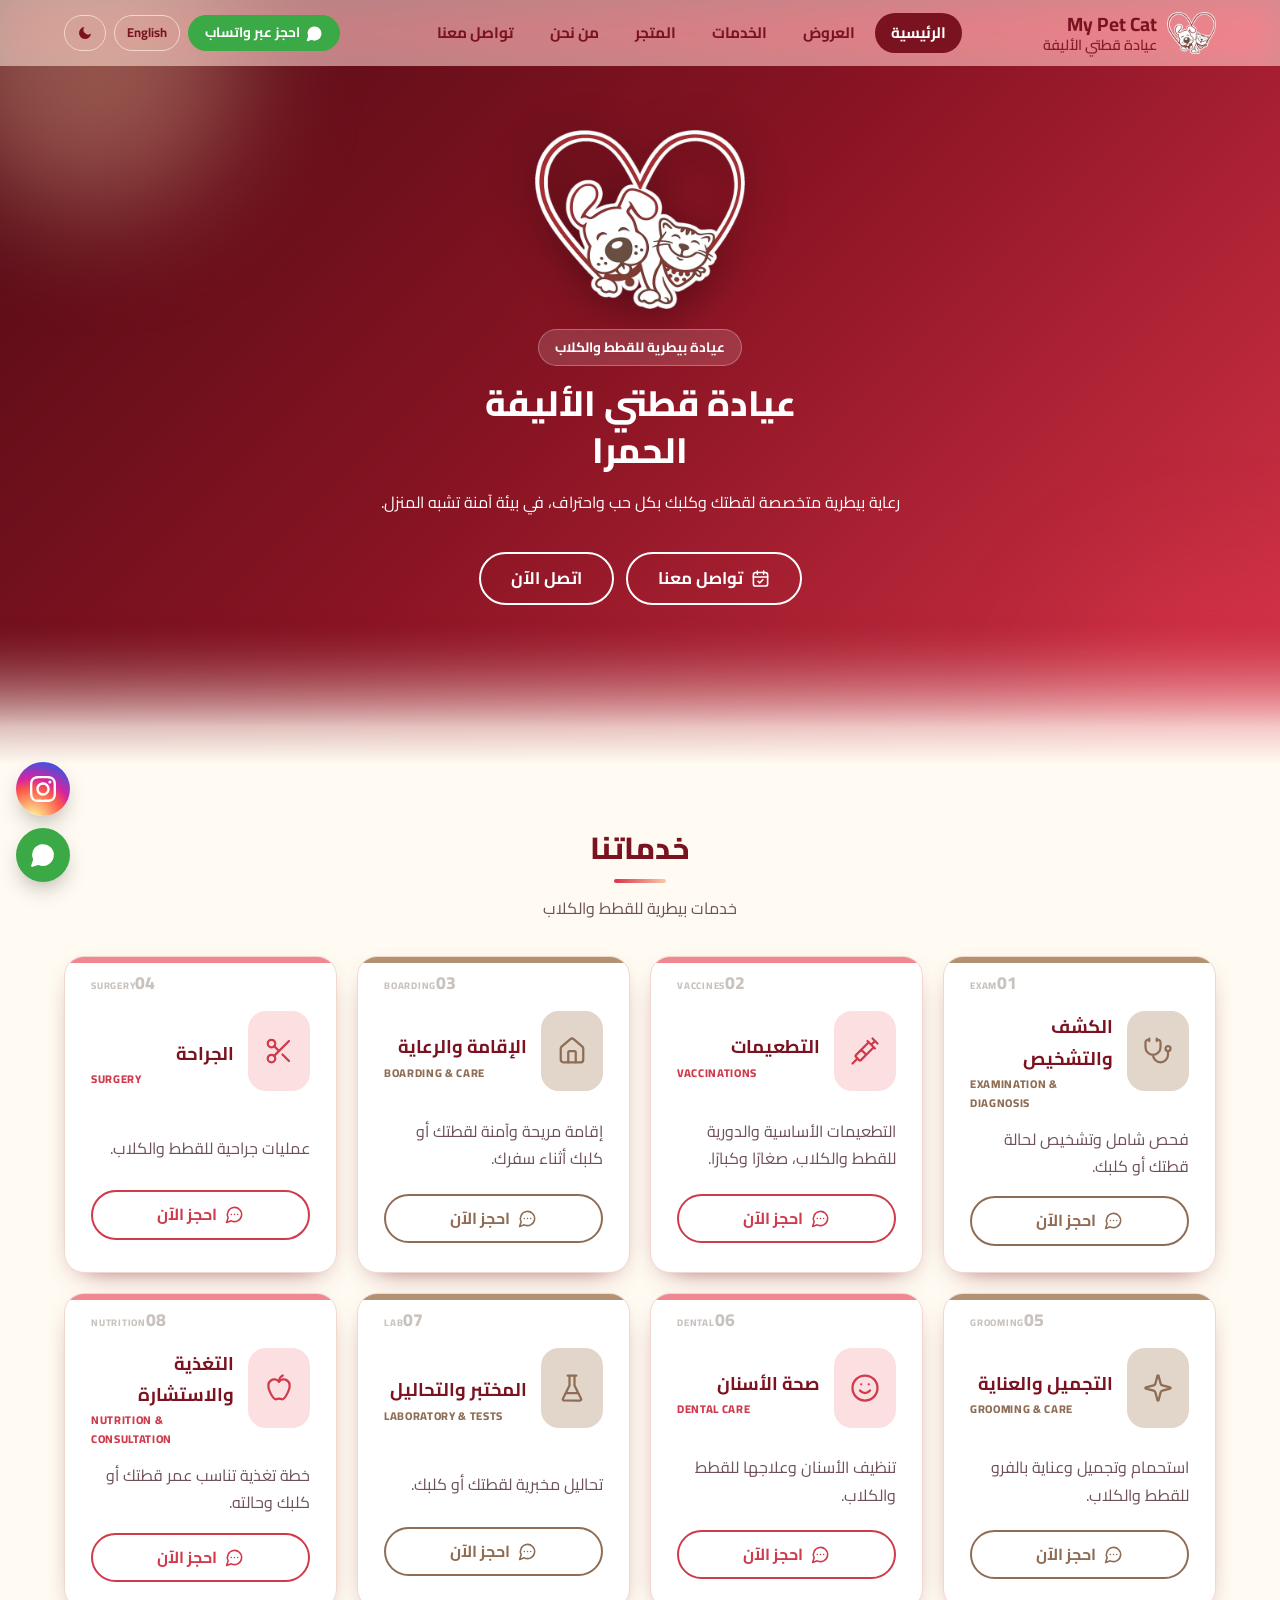
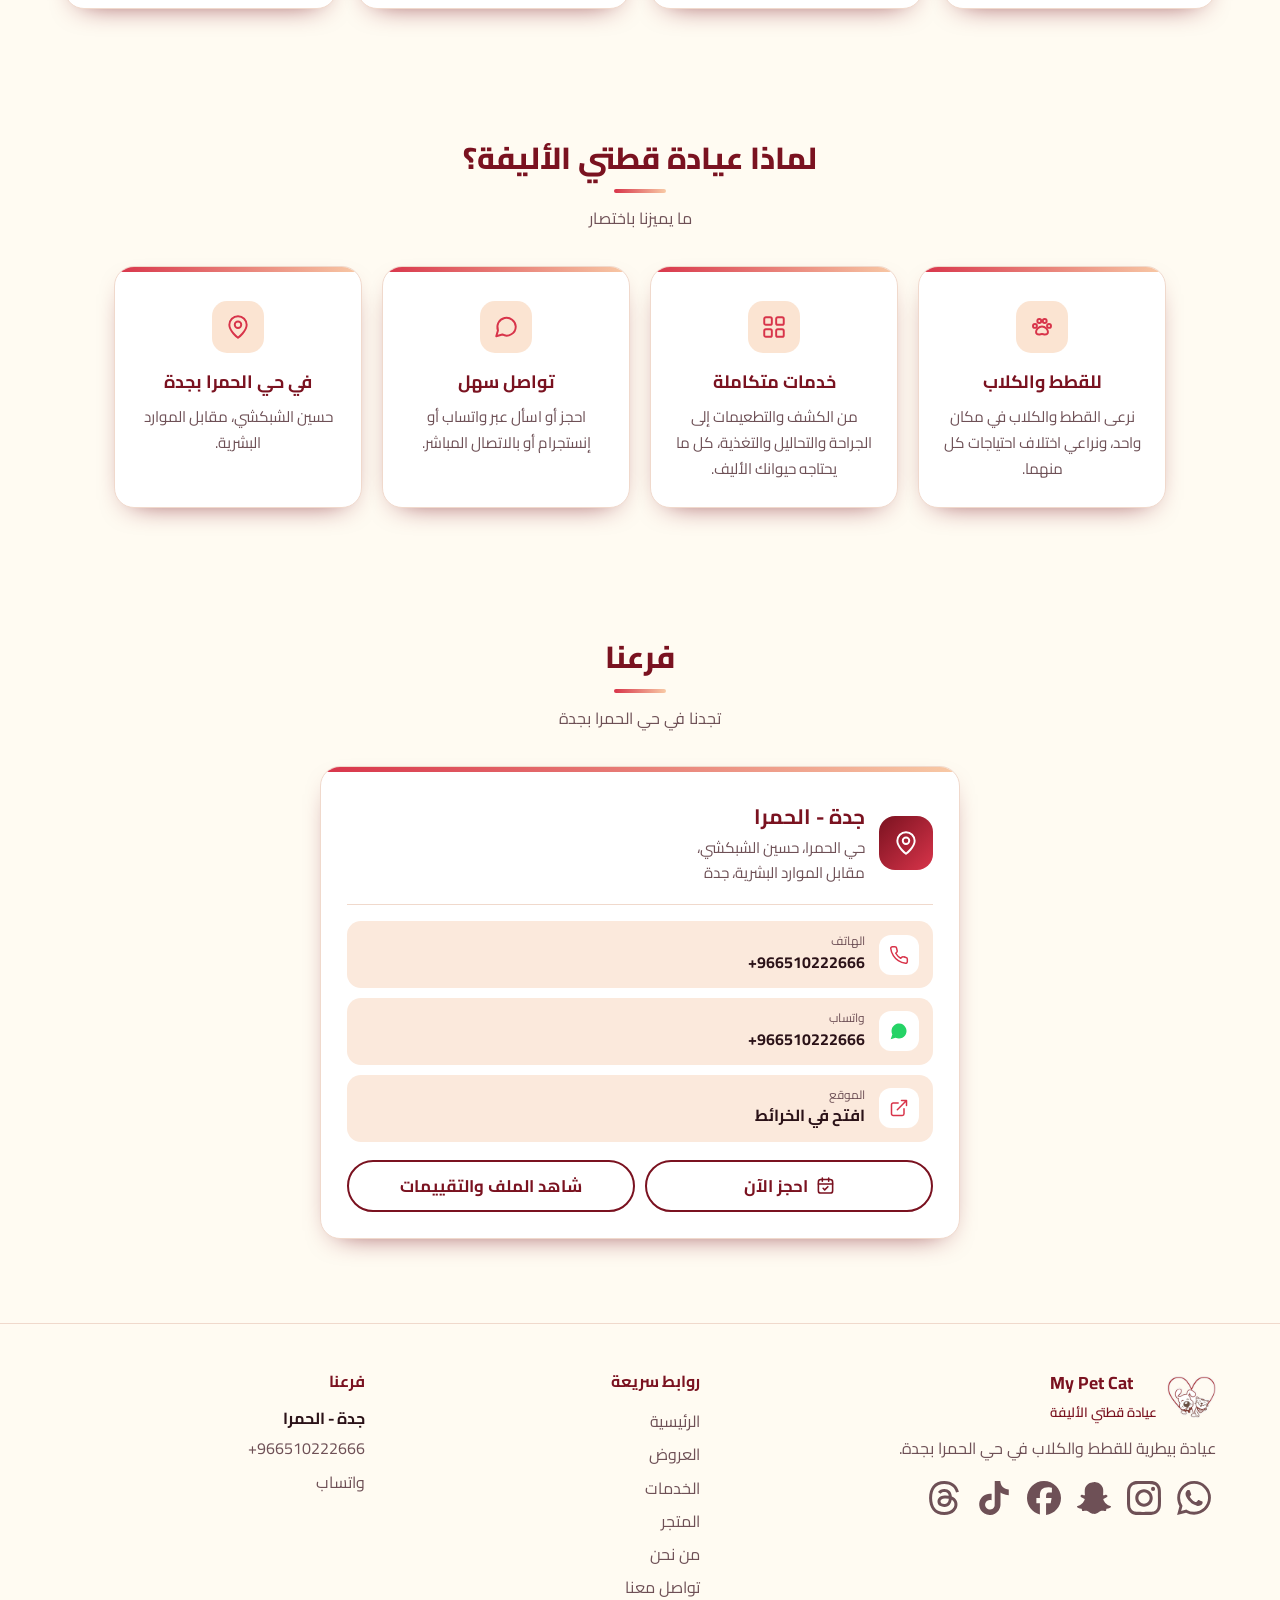
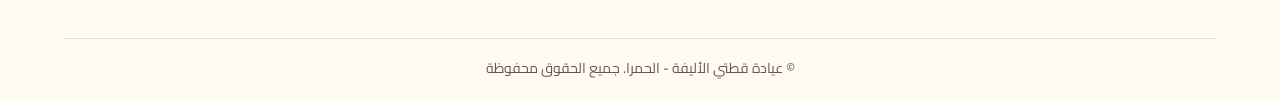
<file: index.html>
<!DOCTYPE html><html lang="ar" dir="rtl">
<head>
<meta charset="utf-8">
<meta name="viewport" content="width=device-width, initial-scale=1">
<meta name="color-scheme" content="light dark">
<title>عيادة قطتي الأليفة - الحمرا | عيادة بيطرية للقطط والكلاب</title>
<meta name="description" content="عيادة قطتي الأليفة فرع الحمرا، جدة. رعاية بيطرية للقطط والكلاب. تواصل معنا على واتساب أو اتصل على +966510222666.">
<link rel="icon" type="image/svg+xml" href="favicon.svg">
<link rel="preconnect" href="https://fonts.googleapis.com"><link rel="stylesheet" media="print" onload="this.media='all'" href="https://fonts.googleapis.com/css2?family=Cairo:wght@400;600;700;800&display=swap"><noscript><link rel="stylesheet" href="https://fonts.googleapis.com/css2?family=Cairo:wght@400;600;700;800&display=swap"></noscript>
<link rel="stylesheet" href="style.css?v=20261127g">
<script async src="https://www.googletagmanager.com/gtag/js?id=AW-16984802027"></script>
<script>
window.dataLayer=window.dataLayer||[];function gtag(){dataLayer.push(arguments)}gtag('js',new Date());gtag('config','AW-16984802027');
var CONV={whatsapp:'AW-16984802027/exYdCNfgksAdEOuF_qI_',social:'AW-16984802027/exYdCNfgksAdEOuF_qI_',call:''};
document.addEventListener('click',function(e){
var a=e.target.closest&&e.target.closest('a');if(!a)return;
var k=null;
if(a.classList.contains('wa'))k='whatsapp';
else if(a.hasAttribute('data-social'))k='social';
else if((a.getAttribute('href')||'').indexOf('tel:')===0)k='call';
if(k&&CONV[k]&&CONV[k].indexOf('XXXX')<0)gtag('event','conversion',{send_to:CONV[k],transport_type:'beacon'});
},true);
</script>
<script>document.documentElement.classList.add("js");try{var _t=localStorage.getItem('theme');if(_t)document.documentElement.setAttribute('data-theme',_t)}catch(e){}</script>
</head>
<body data-page="index"><svg width="0" height="0" style="position:absolute" aria-hidden="true"><defs><radialGradient id="igg" cx=".3" cy="1.07" r="1.15"><stop offset="0" stop-color="#fdf497"/><stop offset=".05" stop-color="#fdf497"/><stop offset=".45" stop-color="#fd5949"/><stop offset=".6" stop-color="#d6249f"/><stop offset=".9" stop-color="#285AEB"/></radialGradient></defs></svg><header><a class="brand" href="./"><img src="logo.svg" alt="" width="46" height="39"><div><span data-i18n="brand">My Pet Cat</span><small data-i18n="branch">عيادة قطتي الأليفة</small></div></a><nav id="nav" aria-label="main"><a href="./" class="on" aria-current="page" data-i18n="nHome">الرئيسية</a><a href="offers.html" data-i18n="nOffers">العروض</a><a href="services.html" data-i18n="nServices">الخدمات</a><a href="shop.html" data-i18n="nShop">المتجر</a><a href="about.html" data-i18n="nAbout">من نحن</a><a href="contact.html" data-i18n="nContact">تواصل معنا</a></nav><div class="tools"><a class="hwa wa" href="https://api.whatsapp.com/send?phone=966510222666&text=%D8%A7%D9%84%D8%B3%D9%84%D8%A7%D9%85%20%D8%B9%D9%84%D9%8A%D9%83%D9%85%D8%8C%20%D8%AD%D8%A7%D8%A8%D8%A8%20%D8%A3%D8%AD%D8%AC%D8%B2%20%D9%85%D9%88%D8%B9%D8%AF%20%D9%84%D9%82%D8%B7%D8%AA%D9%8A%20%D9%81%D9%8A%20%D8%B9%D9%8A%D8%A7%D8%AF%D8%A9%20%D9%82%D8%B7%D8%AA%D9%8A%20%D8%A7%D9%84%D8%A3%D9%84%D9%8A%D9%81%D8%A9" target="_blank" rel="noopener"><svg viewBox="0 0 24 24" fill="none" stroke="currentColor" stroke-width="2" stroke-linecap="round" stroke-linejoin="round"><path d="M7.9 20A9 9 0 1 0 4 16.1L2 22z"/><path d="M8 12h.01M12 12h.01M16 12h.01"/></svg><span data-i18n="hdrWa">احجز عبر واتساب</span></a><button id="langBtn" type="button" data-i18n-aria="langAria" aria-label="Switch to English">English</button><button id="themeBtn" type="button" data-i18n-aria="themeAria" aria-label="تبديل الوضع الليلي والنهاري"><svg class="i-moon" viewBox="0 0 24 24"><path d="M21 12.8A9 9 0 1 1 11.2 3a7 7 0 0 0 9.8 9.8z"/></svg><svg class="i-sun" viewBox="0 0 24 24"><circle cx="12" cy="12" r="4.5"/><path d="M12 1.5v3M12 19.5v3M1.5 12h3M19.5 12h3M4.6 4.6l2.1 2.1M17.3 17.3l2.1 2.1M4.6 19.4l2.1-2.1M17.3 6.7l2.1-2.1" stroke="currentColor" stroke-width="2" stroke-linecap="round"/></svg></button><button id="navBtn" type="button" class="navbtn" aria-expanded="false" aria-controls="nav" data-i18n-aria="menuBtn" aria-label="القائمة"><svg viewBox="0 0 24 24" fill="none" stroke="currentColor" stroke-width="2" stroke-linecap="round" stroke-linejoin="round"><path d="M4 6h16M4 12h16M4 18h16"/></svg></button></div></header><main><div class="hero"><div class="blobs"></div><img class="hlogo" src="logo.svg" alt="شعار العيادة" width="250" height="212"><span class="badge" data-i18n="badge">عيادة بيطرية للقطط والكلاب</span><h1 data-i18n-html="h1">عيادة قطتي الأليفة<br>الحمرا</h1><p data-i18n="heroP">رعاية بيطرية متخصصة لقطتك وكلبك بكل حب واحتراف، في بيئة آمنة تشبه المنزل.</p><span class="bookwrap"><button type="button" class="book" aria-haspopup="menu" aria-expanded="false" aria-controls="mh"><svg viewBox="0 0 24 24" fill="none" stroke="currentColor" stroke-width="2" stroke-linecap="round" stroke-linejoin="round"><rect x="3" y="4.5" width="18" height="17" rx="3"/><path d="M8 2.5v4M16 2.5v4M3 10h18M9 15.5l2 2 4-4"/></svg><span data-i18n="contactUs">تواصل معنا</span></button><div class="menu" id="mh" role="menu" data-i18n-aria="menuAria" aria-label="اختر طريقة الحجز"><div class="mt" data-i18n="bookT">اختر طريقة الحجز</div><a class="wa" role="menuitem" href="https://api.whatsapp.com/send?phone=966510222666&text=%D8%A7%D9%84%D8%B3%D9%84%D8%A7%D9%85%20%D8%B9%D9%84%D9%8A%D9%83%D9%85%D8%8C%20%D8%AD%D8%A7%D8%A8%D8%A8%20%D8%A3%D8%AD%D8%AC%D8%B2%20%D9%85%D9%88%D8%B9%D8%AF%20%D9%84%D9%82%D8%B7%D8%AA%D9%8A%20%D9%81%D9%8A%20%D8%B9%D9%8A%D8%A7%D8%AF%D8%A9%20%D9%82%D8%B7%D8%AA%D9%8A%20%D8%A7%D9%84%D8%A3%D9%84%D9%8A%D9%81%D8%A9" target="_blank" rel="noopener"><i class="mi w"><svg viewBox="0 0 24 24" fill="currentColor"><path d="M17.472 14.382c-.297-.149-1.758-.867-2.03-.967-.273-.099-.471-.148-.67.15-.197.297-.767.966-.94 1.164-.173.199-.347.223-.644.075-.297-.15-1.255-.463-2.39-1.475-.883-.788-1.48-1.761-1.653-2.059-.173-.297-.018-.458.13-.606.134-.133.298-.347.446-.52.149-.174.198-.298.298-.497.099-.198.05-.371-.025-.52-.075-.149-.669-1.612-.916-2.207-.242-.579-.487-.5-.669-.51-.173-.008-.371-.01-.57-.01-.198 0-.52.074-.792.372-.272.297-1.04 1.016-1.04 2.479 0 1.462 1.065 2.875 1.213 3.074.149.198 2.096 3.2 5.077 4.487.709.306 1.262.489 1.694.625.712.227 1.36.195 1.871.118.571-.085 1.758-.719 2.006-1.413.248-.694.248-1.289.173-1.413-.074-.124-.272-.198-.57-.347m-5.421 7.403h-.004a9.87 9.87 0 01-5.031-1.378l-.361-.214-3.741.982.998-3.648-.235-.374a9.86 9.86 0 01-1.51-5.26c.001-5.45 4.436-9.884 9.888-9.884 2.64 0 5.122 1.03 6.988 2.898a9.825 9.825 0 012.893 6.994c-.003 5.45-4.437 9.884-9.885 9.884m8.413-18.297A11.815 11.815 0 0012.05 0C5.495 0 .16 5.335.157 11.892c0 2.096.547 4.142 1.588 5.945L.057 24l6.305-1.654a11.882 11.882 0 005.683 1.448h.005c6.554 0 11.89-5.335 11.893-11.893a11.821 11.821 0 00-3.48-8.413Z"/></svg></i><span data-i18n="mWa">واتساب</span></a><a role="menuitem" data-social="Instagram" href="https://ig.me/m/my_pet_cat1" target="_blank" rel="noopener"><i class="mi g"><svg viewBox="0 0 24 24" fill="currentColor"><path d="M7.0301.084c-1.2768.0602-2.1487.264-2.911.5634-.7888.3075-1.4575.72-2.1228 1.3877-.6652.6677-1.075 1.3368-1.3802 2.127-.2954.7638-.4956 1.6365-.552 2.914-.0564 1.2775-.0689 1.6882-.0626 4.947.0062 3.2586.0206 3.6671.0825 4.9473.061 1.2765.264 2.1482.5635 2.9107.308.7889.72 1.4573 1.388 2.1228.6679.6655 1.3365 1.0743 2.1285 1.38.7632.295 1.6361.4961 2.9134.552 1.2773.056 1.6884.069 4.9462.0627 3.2578-.0062 3.668-.0207 4.9478-.0814 1.28-.0607 2.147-.2652 2.9098-.5633.7889-.3086 1.4578-.72 2.1228-1.3881.665-.6682 1.0745-1.3378 1.3795-2.1284.2957-.7632.4966-1.636.552-2.9124.056-1.2809.0692-1.6898.063-4.948-.0063-3.2583-.021-3.6668-.0817-4.9465-.0607-1.2797-.264-2.1487-.5633-2.9117-.3084-.7889-.72-1.4568-1.3876-2.1228C21.2982 1.33 20.628.9208 19.8378.6165 19.074.321 18.2017.1197 16.9244.0645 15.6471.0093 15.236-.005 11.977.0014 8.718.0076 8.31.0215 7.0301.0839m.1402 21.6932c-1.17-.0509-1.8053-.2453-2.2287-.408-.5606-.216-.96-.4771-1.3819-.895-.422-.4178-.6811-.8186-.9-1.378-.1644-.4234-.3624-1.058-.4171-2.228-.0595-1.2645-.072-1.6442-.079-4.848-.007-3.2037.0053-3.583.0607-4.848.05-1.169.2456-1.805.408-2.2282.216-.5613.4762-.96.895-1.3816.4188-.4217.8184-.6814 1.3783-.9003.423-.1651 1.0575-.3614 2.227-.4171 1.2655-.06 1.6447-.072 4.848-.079 3.2033-.007 3.5835.005 4.8495.0608 1.169.0508 1.8053.2445 2.228.408.5608.216.96.4754 1.3816.895.4217.4194.6816.8176.9005 1.3787.1653.4217.3617 1.056.4169 2.2263.0602 1.2655.0739 1.645.0796 4.848.0058 3.203-.0055 3.5834-.061 4.848-.051 1.17-.245 1.8055-.408 2.2294-.216.5604-.4763.96-.8954 1.3814-.419.4215-.8181.6811-1.3783.9-.4224.1649-1.0577.3617-2.2262.4174-1.2656.0595-1.6448.072-4.8493.079-3.2045.007-3.5825-.006-4.848-.0608M16.953 5.5864A1.44 1.44 0 1 0 18.39 4.144a1.44 1.44 0 0 0-1.437 1.4424M5.8385 12.012c.0067 3.4032 2.7706 6.1557 6.173 6.1493 3.4026-.0065 6.157-2.7701 6.1506-6.1733-.0065-3.4032-2.771-6.1565-6.174-6.1498-3.403.0067-6.156 2.771-6.1496 6.1738M8 12.0077a4 4 0 1 1 4.008 3.9921A3.9996 3.9996 0 0 1 8 12.0077"/></svg></i><span data-i18n="mIg">إنستجرام</span></a></div></span><a class="btn call" href="tel:+966510222666" data-i18n="call">اتصل الآن</a></div><section class="wrap" id="promo"><div class="promo" style="background:linear-gradient(160deg,#7a1220,#d8344a);color:#fff;border-radius:22px;padding:26px 20px;text-align:center;max-width:760px;margin:0 auto"><h3 style="color:#fff;margin:0;font-size:1.5rem" data-i18n="prT">خصومات خاصة</h3><p style="color:#fff;margin:10px 0 18px;font-weight:700" data-i18n="prP">خصومات خاصة على خدماتنا، شوف العروض</p><a class="btn promo-b" href="offers.html" data-i18n="prB">اذهب للعروض</a></div></section><section class="wrap" id="offers" hidden><div class="shead rv"><h2 data-i18n="offT">العروض الحالية</h2><p class="sub" data-i18n="offS">عروضنا الجديدة تظهر هنا.</p></div><div class="offers" id="offersList"></div></section><section class="wrap svc" id="services"><div class="shead rv"><h2 data-i18n="svcT">خدماتنا</h2><p class="sub" data-i18n="svcS">خدمات بيطرية للقطط والكلاب</p></div><div class="grid svcgrid"><div class="card"><i class="ic"><svg viewBox="0 0 24 24" fill="none" stroke="currentColor" stroke-width="1.8" stroke-linecap="round" stroke-linejoin="round"><path d="M11 2v2M5 2v2M5 3H4a2 2 0 0 0-2 2v4a6 6 0 0 0 12 0V5a2 2 0 0 0-2-2h-1M8 15a6 6 0 0 0 12 0v-3"/><circle cx="20" cy="10" r="2"/></svg></i><em class="cnum"><small>EXAM</small>01</em><b data-i18n="s1t">الكشف والتشخيص</b><em class="clab" data-i18n="s1l">EXAMINATION & DIAGNOSIS</em><span class="cdesc" data-i18n="s1d">فحص شامل وتشخيص لحالة قطتك أو كلبك.</span><div class="cardbtn"><a class="book wa" data-wat="أود حجز موعد كشف وتشخيص" href="https://api.whatsapp.com/send?phone=966510222666&text=%D8%A3%D9%88%D8%AF%20%D8%AD%D8%AC%D8%B2%20%D9%85%D9%88%D8%B9%D8%AF%20%D9%83%D8%B4%D9%81%20%D9%88%D8%AA%D8%B4%D8%AE%D9%8A%D8%B5" target="_blank" rel="noopener"><svg viewBox="0 0 24 24" fill="none" stroke="currentColor" stroke-width="2" stroke-linecap="round" stroke-linejoin="round"><path d="M7.9 20A9 9 0 1 0 4 16.1L2 22z"/><path d="M8 12h.01M12 12h.01M16 12h.01"/></svg><span data-i18n="book">احجز الآن</span></a></div></div><div class="card"><i class="ic"><svg viewBox="0 0 24 24" fill="none" stroke="currentColor" stroke-width="1.8" stroke-linecap="round" stroke-linejoin="round"><path d="m18 2 4 4M17 7l3-3M19 9 8.7 19.3a1 1 0 0 1-1.4 0L4.7 16.7a1 1 0 0 1 0-1.4L15 5M9 11l4 4M5 19l-3 3M14 4l6 6"/></svg></i><em class="cnum"><small>VACCINES</small>02</em><b data-i18n="s2t">التطعيمات</b><em class="clab" data-i18n="s2l">VACCINATIONS</em><span class="cdesc" data-i18n="s2d">التطعيمات الأساسية والدورية للقطط والكلاب، صغارًا وكبارًا.</span><div class="cardbtn"><a class="book wa" data-wat="أود حجز موعد تطعيمات" href="https://api.whatsapp.com/send?phone=966510222666&text=%D8%A3%D9%88%D8%AF%20%D8%AD%D8%AC%D8%B2%20%D9%85%D9%88%D8%B9%D8%AF%20%D8%AA%D8%B7%D8%B9%D9%8A%D9%85%D8%A7%D8%AA" target="_blank" rel="noopener"><svg viewBox="0 0 24 24" fill="none" stroke="currentColor" stroke-width="2" stroke-linecap="round" stroke-linejoin="round"><path d="M7.9 20A9 9 0 1 0 4 16.1L2 22z"/><path d="M8 12h.01M12 12h.01M16 12h.01"/></svg><span data-i18n="book">احجز الآن</span></a></div></div><div class="card"><i class="ic"><svg viewBox="0 0 24 24" fill="none" stroke="currentColor" stroke-width="1.8" stroke-linecap="round" stroke-linejoin="round"><path d="M15 21v-8a1 1 0 0 0-1-1h-4a1 1 0 0 0-1 1v8"/><path d="M3 10a2 2 0 0 1 .709-1.528l7-6a2 2 0 0 1 2.582 0l7 6A2 2 0 0 1 21 10v9a2 2 0 0 1-2 2H5a2 2 0 0 1-2-2z"/></svg></i><em class="cnum"><small>BOARDING</small>03</em><b data-i18n="s3t">الإقامة والرعاية</b><em class="clab" data-i18n="s3l">BOARDING & CARE</em><span class="cdesc" data-i18n="s3d">إقامة مريحة وآمنة لقطتك أو كلبك أثناء سفرك.</span><div class="cardbtn"><a class="book wa" data-wat="أود حجز موعد إقامة ورعاية" href="https://api.whatsapp.com/send?phone=966510222666&text=%D8%A3%D9%88%D8%AF%20%D8%AD%D8%AC%D8%B2%20%D9%85%D9%88%D8%B9%D8%AF%20%D8%A5%D9%82%D8%A7%D9%85%D8%A9%20%D9%88%D8%B1%D8%B9%D8%A7%D9%8A%D8%A9" target="_blank" rel="noopener"><svg viewBox="0 0 24 24" fill="none" stroke="currentColor" stroke-width="2" stroke-linecap="round" stroke-linejoin="round"><path d="M7.9 20A9 9 0 1 0 4 16.1L2 22z"/><path d="M8 12h.01M12 12h.01M16 12h.01"/></svg><span data-i18n="book">احجز الآن</span></a></div></div><div class="card"><i class="ic"><svg viewBox="0 0 24 24" fill="none" stroke="currentColor" stroke-width="1.8" stroke-linecap="round" stroke-linejoin="round"><circle cx="6" cy="6" r="3"/><path d="M8.12 8.12 12 12M20 4 8.12 15.88"/><circle cx="6" cy="18" r="3"/><path d="M14.8 14.8 20 20"/></svg></i><em class="cnum"><small>SURGERY</small>04</em><b data-i18n="s4t">الجراحة</b><em class="clab" data-i18n="s4l">SURGERY</em><span class="cdesc" data-i18n="s4d">عمليات جراحية للقطط والكلاب.</span><div class="cardbtn"><a class="book wa" data-wat="أود حجز موعد جراحة" href="https://api.whatsapp.com/send?phone=966510222666&text=%D8%A3%D9%88%D8%AF%20%D8%AD%D8%AC%D8%B2%20%D9%85%D9%88%D8%B9%D8%AF%20%D8%AC%D8%B1%D8%A7%D8%AD%D8%A9" target="_blank" rel="noopener"><svg viewBox="0 0 24 24" fill="none" stroke="currentColor" stroke-width="2" stroke-linecap="round" stroke-linejoin="round"><path d="M7.9 20A9 9 0 1 0 4 16.1L2 22z"/><path d="M8 12h.01M12 12h.01M16 12h.01"/></svg><span data-i18n="book">احجز الآن</span></a></div></div><div class="card"><i class="ic"><svg viewBox="0 0 24 24" fill="none" stroke="currentColor" stroke-width="1.8" stroke-linecap="round" stroke-linejoin="round"><path d="M9.9 15.5A2 2 0 0 0 8.5 14.1l-6.1-1.6a.5.5 0 0 1 0-1L8.5 9.9A2 2 0 0 0 9.9 8.5l1.6-6.1a.5.5 0 0 1 1 0l1.6 6.1a2 2 0 0 0 1.4 1.4l6.1 1.6a.5.5 0 0 1 0 1l-6.1 1.6a2 2 0 0 0-1.4 1.4l-1.6 6.1a.5.5 0 0 1-1 0z"/></svg></i><em class="cnum"><small>GROOMING</small>05</em><b data-i18n="s5t">التجميل والعناية</b><em class="clab" data-i18n="s5l">GROOMING & CARE</em><span class="cdesc" data-i18n="s5d">استحمام وتجميل وعناية بالفرو للقطط والكلاب.</span><div class="cardbtn"><a class="book wa" data-wat="أود حجز موعد تجميل وعناية" href="https://api.whatsapp.com/send?phone=966510222666&text=%D8%A3%D9%88%D8%AF%20%D8%AD%D8%AC%D8%B2%20%D9%85%D9%88%D8%B9%D8%AF%20%D8%AA%D8%AC%D9%85%D9%8A%D9%84%20%D9%88%D8%B9%D9%86%D8%A7%D9%8A%D8%A9" target="_blank" rel="noopener"><svg viewBox="0 0 24 24" fill="none" stroke="currentColor" stroke-width="2" stroke-linecap="round" stroke-linejoin="round"><path d="M7.9 20A9 9 0 1 0 4 16.1L2 22z"/><path d="M8 12h.01M12 12h.01M16 12h.01"/></svg><span data-i18n="book">احجز الآن</span></a></div></div><div class="card"><i class="ic"><svg viewBox="0 0 24 24" fill="none" stroke="currentColor" stroke-width="1.8" stroke-linecap="round" stroke-linejoin="round"><circle cx="12" cy="12" r="10"/><path d="M8 14s1.5 2 4 2 4-2 4-2M9 9h.01M15 9h.01"/></svg></i><em class="cnum"><small>DENTAL</small>06</em><b data-i18n="s6t">صحة الأسنان</b><em class="clab" data-i18n="s6l">DENTAL CARE</em><span class="cdesc" data-i18n="s6d">تنظيف الأسنان وعلاجها للقطط والكلاب.</span><div class="cardbtn"><a class="book wa" data-wat="أود حجز موعد صحة الأسنان" href="https://api.whatsapp.com/send?phone=966510222666&text=%D8%A3%D9%88%D8%AF%20%D8%AD%D8%AC%D8%B2%20%D9%85%D9%88%D8%B9%D8%AF%20%D8%B5%D8%AD%D8%A9%20%D8%A7%D9%84%D8%A3%D8%B3%D9%86%D8%A7%D9%86" target="_blank" rel="noopener"><svg viewBox="0 0 24 24" fill="none" stroke="currentColor" stroke-width="2" stroke-linecap="round" stroke-linejoin="round"><path d="M7.9 20A9 9 0 1 0 4 16.1L2 22z"/><path d="M8 12h.01M12 12h.01M16 12h.01"/></svg><span data-i18n="book">احجز الآن</span></a></div></div><div class="card"><i class="ic"><svg viewBox="0 0 24 24" fill="none" stroke="currentColor" stroke-width="1.8" stroke-linecap="round" stroke-linejoin="round"><path d="M10 2v7.527a2 2 0 0 1-.211.896L4.72 20.55a1 1 0 0 0 .9 1.45h12.76a1 1 0 0 0 .9-1.45l-5.069-10.127A2 2 0 0 1 14 9.527V2M8.5 2h7M7 16h10"/></svg></i><em class="cnum"><small>LAB</small>07</em><b data-i18n="s7t">المختبر والتحاليل</b><em class="clab" data-i18n="s7l">LABORATORY & TESTS</em><span class="cdesc" data-i18n="s7d">تحاليل مخبرية لقطتك أو كلبك.</span><div class="cardbtn"><a class="book wa" data-wat="أود حجز موعد مختبر وتحاليل" href="https://api.whatsapp.com/send?phone=966510222666&text=%D8%A3%D9%88%D8%AF%20%D8%AD%D8%AC%D8%B2%20%D9%85%D9%88%D8%B9%D8%AF%20%D9%85%D8%AE%D8%AA%D8%A8%D8%B1%20%D9%88%D8%AA%D8%AD%D8%A7%D9%84%D9%8A%D9%84" target="_blank" rel="noopener"><svg viewBox="0 0 24 24" fill="none" stroke="currentColor" stroke-width="2" stroke-linecap="round" stroke-linejoin="round"><path d="M7.9 20A9 9 0 1 0 4 16.1L2 22z"/><path d="M8 12h.01M12 12h.01M16 12h.01"/></svg><span data-i18n="book">احجز الآن</span></a></div></div><div class="card"><i class="ic"><svg viewBox="0 0 24 24" fill="none" stroke="currentColor" stroke-width="1.8" stroke-linecap="round" stroke-linejoin="round"><path d="M12 7c-1.5-2-4.5-2.5-6.5-1C3.3 7.600 3 11 4.500 14.500 5.800 17.600 7.500 21 9.500 21c1 0 1.500-.600 2.500-.600s1.500.600 2.500.600c2 0 3.700-3.400 5-6.500 1.500-3.500 1.200-6.900-1-8.500-2-1.500-5-1-6.500 1z"/><path d="M12 7c0-2 1-4 3-5"/></svg></i><em class="cnum"><small>NUTRITION</small>08</em><b data-i18n="s8t">التغذية والاستشارة</b><em class="clab" data-i18n="s8l">NUTRITION & CONSULTATION</em><span class="cdesc" data-i18n="s8d">خطة تغذية تناسب عمر قطتك أو كلبك وحالته.</span><div class="cardbtn"><a class="book wa" data-wat="أود حجز موعد تغذية واستشارة" href="https://api.whatsapp.com/send?phone=966510222666&text=%D8%A3%D9%88%D8%AF%20%D8%AD%D8%AC%D8%B2%20%D9%85%D9%88%D8%B9%D8%AF%20%D8%AA%D8%BA%D8%B0%D9%8A%D8%A9%20%D9%88%D8%A7%D8%B3%D8%AA%D8%B4%D8%A7%D8%B1%D8%A9" target="_blank" rel="noopener"><svg viewBox="0 0 24 24" fill="none" stroke="currentColor" stroke-width="2" stroke-linecap="round" stroke-linejoin="round"><path d="M7.9 20A9 9 0 1 0 4 16.1L2 22z"/><path d="M8 12h.01M12 12h.01M16 12h.01"/></svg><span data-i18n="book">احجز الآن</span></a></div></div></div></section><section class="wrap" id="why"><div class="shead rv"><h2 data-i18n="whyT">لماذا عيادة قطتي الأليفة؟</h2><p class="sub" data-i18n="whyS">ما يميزنا باختصار</p></div><div class="grid fgrid4"><div class="fcard rv"><i class="fico"><svg viewBox="0 0 24 24" fill="none" stroke="currentColor" stroke-width="1.8" stroke-linecap="round" stroke-linejoin="round"><circle cx="5.5" cy="11" r="1.8"/><circle cx="9.5" cy="6.5" r="1.8"/><circle cx="14.5" cy="6.5" r="1.8"/><circle cx="18.5" cy="11" r="1.8"/><path d="M12 11.5c-3 0-5.5 3-5.5 5.2 0 1.7 1.4 2.3 2.8 2.3 1 0 1.8-.5 2.7-.5s1.7.5 2.7.5c1.4 0 2.8-.6 2.8-2.3 0-2.2-2.5-5.2-5.5-5.2z"/></svg></i><h3 data-i18n="w1t">للقطط والكلاب</h3><p data-i18n="w1d">نرعى القطط والكلاب في مكان واحد، ونراعي اختلاف احتياجات كل منهما.</p></div><div class="fcard rv"><i class="fico"><svg viewBox="0 0 24 24" fill="none" stroke="currentColor" stroke-width="1.8" stroke-linecap="round" stroke-linejoin="round"><rect x="3" y="3" width="7" height="7" rx="1.5"/><rect x="14" y="3" width="7" height="7" rx="1.5"/><rect x="3" y="14" width="7" height="7" rx="1.5"/><rect x="14" y="14" width="7" height="7" rx="1.5"/></svg></i><h3 data-i18n="w2t">خدمات متكاملة</h3><p data-i18n="w2d">من الكشف والتطعيمات إلى الجراحة والتحاليل والتغذية، كل ما يحتاجه حيوانك الأليف.</p></div><div class="fcard rv"><i class="fico"><svg viewBox="0 0 24 24" fill="none" stroke="currentColor" stroke-width="1.8" stroke-linecap="round" stroke-linejoin="round"><path d="M21 11.5a8.4 8.4 0 0 1-12.4 7.4L3 20.5l1.6-5.4A8.5 8.5 0 1 1 21 11.5z"/></svg></i><h3 data-i18n="w3t">تواصل سهل</h3><p data-i18n="w3d">احجز أو اسأل عبر واتساب أو إنستجرام أو بالاتصال المباشر.</p></div><div class="fcard rv"><i class="fico"><svg viewBox="0 0 24 24" fill="none" stroke="currentColor" stroke-width="1.8" stroke-linecap="round" stroke-linejoin="round"><path d="M20 10c0 6-8 12-8 12S4 16 4 10a8 8 0 0 1 16 0z"/><circle cx="12" cy="10" r="3"/></svg></i><h3 data-i18n="w4t">في حي الحمرا بجدة</h3><p data-i18n="w4d">حسين الشبكشي، مقابل الموارد البشرية.</p></div></div></section><section class="wrap" id="branch"><div class="shead rv"><h2 data-i18n="brT">فرعنا</h2><p class="sub" data-i18n="brS">تجدنا في حي الحمرا بجدة</p></div><div class="one"><div class="bcard rv"><div class="bhead"><i class="bico"><svg viewBox="0 0 24 24" fill="none" stroke="currentColor" stroke-width="1.8" stroke-linecap="round" stroke-linejoin="round"><path d="M20 10c0 6-8 12-8 12S4 16 4 10a8 8 0 0 1 16 0z"/><circle cx="12" cy="10" r="3"/></svg></i><div><h3 data-i18n="brName">جدة - الحمرا</h3><p data-i18n-html="brAddr">حي الحمرا، حسين الشبكشي،<br>مقابل الموارد البشرية، جدة</p></div></div><div class="rows"><a class="row" href="tel:+966510222666"><i class="rico"><svg viewBox="0 0 24 24" fill="none" stroke="currentColor" stroke-width="1.8" stroke-linecap="round" stroke-linejoin="round"><path d="M22 16.9v3a2 2 0 0 1-2.2 2 19.8 19.8 0 0 1-8.6-3.1 19.5 19.5 0 0 1-6-6A19.8 19.8 0 0 1 2.1 4.2 2 2 0 0 1 4.1 2h3a2 2 0 0 1 2 1.7c.1 1 .4 1.9.7 2.8a2 2 0 0 1-.5 2.1L8.1 9.9a16 16 0 0 0 6 6l1.3-1.3a2 2 0 0 1 2.1-.4c.9.3 1.8.6 2.8.7a2 2 0 0 1 1.7 2z"/></svg></i><span><small data-i18n="phoneL">الهاتف</small><b class="ltr">+966510222666</b></span></a><a class="row wa" href="https://api.whatsapp.com/send?phone=966510222666&text=%D8%A7%D9%84%D8%B3%D9%84%D8%A7%D9%85%20%D8%B9%D9%84%D9%8A%D9%83%D9%85%D8%8C%20%D8%AD%D8%A7%D8%A8%D8%A8%20%D8%A3%D8%AD%D8%AC%D8%B2%20%D9%85%D9%88%D8%B9%D8%AF%20%D9%84%D9%82%D8%B7%D8%AA%D9%8A%20%D9%81%D9%8A%20%D8%B9%D9%8A%D8%A7%D8%AF%D8%A9%20%D9%82%D8%B7%D8%AA%D9%8A%20%D8%A7%D9%84%D8%A3%D9%84%D9%8A%D9%81%D8%A9" target="_blank" rel="noopener"><i class="rico g"><svg viewBox="0 0 24 24" fill="none" stroke="currentColor" stroke-width="2" stroke-linecap="round" stroke-linejoin="round"><path d="M7.9 20A9 9 0 1 0 4 16.1L2 22z"/><path d="M8 12h.01M12 12h.01M16 12h.01"/></svg></i><span><small data-i18n="waL">واتساب</small><b class="ltr">+966510222666</b></span></a><a class="row" href="https://www.google.com/maps/dir//%D8%B9%D9%8A%D8%A7%D8%AF%D8%A9+%D9%82%D8%B7%D8%AA%D9%8A+%D8%A7%D9%84%D8%A7%D9%84%D9%8A%D9%81%D8%A9+%D8%A7%D9%84%D8%A8%D9%8A%D8%B7%D8%B1%D9%8A%D8%A9-+MY+PET+CAT+CLINIC%D8%8C+%D8%AD%D8%B3%D9%8A%D9%86+%D8%A7%D9%84%D8%B4%D8%A8%D9%83%D8%B4%D9%8A+%D9%85%D9%82%D8%A7%D8%A8%D9%84+%D8%A7%D9%84%D9%85%D9%88%D8%A7%D8%B1%D8%AF+%D8%A7%D9%84%D8%A8%D8%B4%D8%B1%D9%8A%D8%A9%D8%8C+%D8%AC%D8%AF%D8%A9+%D8%A7%D9%84%D9%85%D9%85%D9%84%D9%83%D8%A9+%D8%A7%D9%84%D8%B9%D8%B1%D8%A8%D9%8A%D8%A9+%D8%A7%D9%84%D8%B3%D8%B9%D9%88%D8%AF%D9%8A%D8%A9%E2%80%AD/@21.5301666,39.1715927,17z/data=!4m16!1m7!3m6!1s0x15c3cfbbed531329:0x65e9e73c35ac6661!2z2LnZitin2K_YqSDZgti32KrZiiDYp9mE2KfZhNmK2YHYqSDYp9mE2KjZiti32LHZitipLSBNWSBQRVQgQ0FUIENMSU5JQw!8m2!3d21.5300418!4d39.1723598!16s%2Fg%2F11y3ybr08f!4m7!1m0!1m5!1m1!1s0x15c3cfbbed531329:0x65e9e73c35ac6661!2m2!1d39.1723598!2d21.5300418?entry=ttu&amp;g_ep=EgoyMDI2MTEyMy4wIKXMDSoASAFQAw%3D%3D" target="_blank" rel="noopener"><i class="rico"><svg viewBox="0 0 24 24" fill="none" stroke="currentColor" stroke-width="1.8" stroke-linecap="round" stroke-linejoin="round"><path d="M15 3h6v6M10 14 21 3M18 13v6a2 2 0 0 1-2 2H5a2 2 0 0 1-2-2V8a2 2 0 0 1 2-2h6"/></svg></i><span><small data-i18n="locL">الموقع</small><b data-i18n="openMap">افتح في الخرائط</b></span></a></div><div class="bact"><span class="bookwrap"><button type="button" class="book bbook" aria-haspopup="menu" aria-expanded="false" aria-controls="mc"><svg viewBox="0 0 24 24" fill="none" stroke="currentColor" stroke-width="2" stroke-linecap="round" stroke-linejoin="round"><rect x="3" y="4.5" width="18" height="17" rx="3"/><path d="M8 2.5v4M16 2.5v4M3 10h18M9 15.5l2 2 4-4"/></svg><span data-i18n="book">احجز الآن</span></button><div class="menu" id="mc" role="menu" data-i18n-aria="menuAria" aria-label="اختر طريقة الحجز"><div class="mt" data-i18n="bookT">اختر طريقة الحجز</div><a class="wa" role="menuitem" href="https://api.whatsapp.com/send?phone=966510222666&text=%D8%A7%D9%84%D8%B3%D9%84%D8%A7%D9%85%20%D8%B9%D9%84%D9%8A%D9%83%D9%85%D8%8C%20%D8%AD%D8%A7%D8%A8%D8%A8%20%D8%A3%D8%AD%D8%AC%D8%B2%20%D9%85%D9%88%D8%B9%D8%AF%20%D9%84%D9%82%D8%B7%D8%AA%D9%8A%20%D9%81%D9%8A%20%D8%B9%D9%8A%D8%A7%D8%AF%D8%A9%20%D9%82%D8%B7%D8%AA%D9%8A%20%D8%A7%D9%84%D8%A3%D9%84%D9%8A%D9%81%D8%A9" target="_blank" rel="noopener"><i class="mi w"><svg viewBox="0 0 24 24" fill="currentColor"><path d="M17.472 14.382c-.297-.149-1.758-.867-2.03-.967-.273-.099-.471-.148-.67.15-.197.297-.767.966-.94 1.164-.173.199-.347.223-.644.075-.297-.15-1.255-.463-2.39-1.475-.883-.788-1.48-1.761-1.653-2.059-.173-.297-.018-.458.13-.606.134-.133.298-.347.446-.52.149-.174.198-.298.298-.497.099-.198.05-.371-.025-.52-.075-.149-.669-1.612-.916-2.207-.242-.579-.487-.5-.669-.51-.173-.008-.371-.01-.57-.01-.198 0-.52.074-.792.372-.272.297-1.04 1.016-1.04 2.479 0 1.462 1.065 2.875 1.213 3.074.149.198 2.096 3.2 5.077 4.487.709.306 1.262.489 1.694.625.712.227 1.36.195 1.871.118.571-.085 1.758-.719 2.006-1.413.248-.694.248-1.289.173-1.413-.074-.124-.272-.198-.57-.347m-5.421 7.403h-.004a9.87 9.87 0 01-5.031-1.378l-.361-.214-3.741.982.998-3.648-.235-.374a9.86 9.86 0 01-1.51-5.26c.001-5.45 4.436-9.884 9.888-9.884 2.64 0 5.122 1.03 6.988 2.898a9.825 9.825 0 012.893 6.994c-.003 5.45-4.437 9.884-9.885 9.884m8.413-18.297A11.815 11.815 0 0012.05 0C5.495 0 .16 5.335.157 11.892c0 2.096.547 4.142 1.588 5.945L.057 24l6.305-1.654a11.882 11.882 0 005.683 1.448h.005c6.554 0 11.89-5.335 11.893-11.893a11.821 11.821 0 00-3.48-8.413Z"/></svg></i><span data-i18n="mWa">واتساب</span></a><a role="menuitem" data-social="Instagram" href="https://ig.me/m/my_pet_cat1" target="_blank" rel="noopener"><i class="mi g"><svg viewBox="0 0 24 24" fill="currentColor"><path d="M7.0301.084c-1.2768.0602-2.1487.264-2.911.5634-.7888.3075-1.4575.72-2.1228 1.3877-.6652.6677-1.075 1.3368-1.3802 2.127-.2954.7638-.4956 1.6365-.552 2.914-.0564 1.2775-.0689 1.6882-.0626 4.947.0062 3.2586.0206 3.6671.0825 4.9473.061 1.2765.264 2.1482.5635 2.9107.308.7889.72 1.4573 1.388 2.1228.6679.6655 1.3365 1.0743 2.1285 1.38.7632.295 1.6361.4961 2.9134.552 1.2773.056 1.6884.069 4.9462.0627 3.2578-.0062 3.668-.0207 4.9478-.0814 1.28-.0607 2.147-.2652 2.9098-.5633.7889-.3086 1.4578-.72 2.1228-1.3881.665-.6682 1.0745-1.3378 1.3795-2.1284.2957-.7632.4966-1.636.552-2.9124.056-1.2809.0692-1.6898.063-4.948-.0063-3.2583-.021-3.6668-.0817-4.9465-.0607-1.2797-.264-2.1487-.5633-2.9117-.3084-.7889-.72-1.4568-1.3876-2.1228C21.2982 1.33 20.628.9208 19.8378.6165 19.074.321 18.2017.1197 16.9244.0645 15.6471.0093 15.236-.005 11.977.0014 8.718.0076 8.31.0215 7.0301.0839m.1402 21.6932c-1.17-.0509-1.8053-.2453-2.2287-.408-.5606-.216-.96-.4771-1.3819-.895-.422-.4178-.6811-.8186-.9-1.378-.1644-.4234-.3624-1.058-.4171-2.228-.0595-1.2645-.072-1.6442-.079-4.848-.007-3.2037.0053-3.583.0607-4.848.05-1.169.2456-1.805.408-2.2282.216-.5613.4762-.96.895-1.3816.4188-.4217.8184-.6814 1.3783-.9003.423-.1651 1.0575-.3614 2.227-.4171 1.2655-.06 1.6447-.072 4.848-.079 3.2033-.007 3.5835.005 4.8495.0608 1.169.0508 1.8053.2445 2.228.408.5608.216.96.4754 1.3816.895.4217.4194.6816.8176.9005 1.3787.1653.4217.3617 1.056.4169 2.2263.0602 1.2655.0739 1.645.0796 4.848.0058 3.203-.0055 3.5834-.061 4.848-.051 1.17-.245 1.8055-.408 2.2294-.216.5604-.4763.96-.8954 1.3814-.419.4215-.8181.6811-1.3783.9-.4224.1649-1.0577.3617-2.2262.4174-1.2656.0595-1.6448.072-4.8493.079-3.2045.007-3.5825-.006-4.848-.0608M16.953 5.5864A1.44 1.44 0 1 0 18.39 4.144a1.44 1.44 0 0 0-1.437 1.4424M5.8385 12.012c.0067 3.4032 2.7706 6.1557 6.173 6.1493 3.4026-.0065 6.157-2.7701 6.1506-6.1733-.0065-3.4032-2.771-6.1565-6.174-6.1498-3.403.0067-6.156 2.771-6.1496 6.1738M8 12.0077a4 4 0 1 1 4.008 3.9921A3.9996 3.9996 0 0 1 8 12.0077"/></svg></i><span data-i18n="mIg">إنستجرام</span></a><a role="menuitem" data-social="Facebook" href="https://m.me/61593882197223?text=%D8%A7%D9%84%D8%B3%D9%84%D8%A7%D9%85%20%D8%B9%D9%84%D9%8A%D9%83%D9%85%D8%8C%20%D8%AD%D8%A7%D8%A8%D8%A8%20%D8%A3%D8%AD%D8%AC%D8%B2%20%D9%85%D9%88%D8%B9%D8%AF%20%D9%84%D9%82%D8%B7%D8%AA%D9%8A%20%D9%81%D9%8A%20%D8%B9%D9%8A%D8%A7%D8%AF%D8%A9%20%D9%82%D8%B7%D8%AA%D9%8A%20%D8%A7%D9%84%D8%A3%D9%84%D9%8A%D9%81%D8%A9" target="_blank" rel="noopener"><i class="mi f" style="--c:#1877F2"><svg viewBox="0 0 24 24"><path d="M9.101 23.691v-7.98H6.627v-3.667h2.474v-1.58c0-4.085 1.848-5.978 5.858-5.978.401 0 .955.042 1.468.103a8.68 8.68 0 0 1 1.141.195v3.325a8.623 8.623 0 0 0-.653-.036 26.805 26.805 0 0 0-.733-.009c-.707 0-1.259.096-1.675.309a1.686 1.686 0 0 0-.679.622c-.258.42-.374.995-.374 1.752v1.297h3.919l-.386 2.103-.287 1.564h-3.246v8.245C19.396 23.238 24 18.179 24 12.044c0-6.627-5.373-12-12-12s-12 5.373-12 12c0 5.628 3.874 10.35 9.101 11.647Z"/></svg></i><span data-i18n="mFb">فيسبوك</span></a></div></span><a class="book ghost" href="https://www.google.com/maps/place/%D8%B9%D9%8A%D8%A7%D8%AF%D8%A9+%D9%82%D8%B7%D8%AA%D9%8A+%D8%A7%D9%84%D8%A7%D9%84%D9%8A%D9%81%D8%A9+%D8%A7%D9%84%D8%A8%D9%8A%D8%B7%D8%B1%D9%8A%D8%A9-+MY+PET+CAT+CLINIC%E2%80%AD/@21.5301666,39.1715927,17z/data=!4m6!3m5!1s0x15c3cfbbed531329:0x65e9e73c35ac6661!8m2!3d21.5300418!4d39.1723598!16s%2Fg%2F11y3ybr08f?entry=ttu&amp;g_ep=EgoyMDI2MTEyMy4wIKXMDSoASAFQAw%3D%3D" target="_blank" rel="noopener" data-i18n="prof">شاهد الملف والتقييمات</a></div></div></div></section></main><footer><div class="fgrid"><div class="fcol"><div class="fbrand"><img src="logo.svg" alt="" width="46" height="39"><div><b data-i18n="brand">My Pet Cat</b><small data-i18n="branch">عيادة قطتي الأليفة</small></div></div><p data-i18n="footP">عيادة بيطرية للقطط والكلاب في حي الحمرا بجدة.</p><div class="social"><a class="wa" href="https://api.whatsapp.com/send?phone=966510222666&text=%D8%A7%D9%84%D8%B3%D9%84%D8%A7%D9%85%20%D8%B9%D9%84%D9%8A%D9%83%D9%85%D8%8C%20%D8%AD%D8%A7%D8%A8%D8%A8%20%D8%A3%D8%AD%D8%AC%D8%B2%20%D9%85%D9%88%D8%B9%D8%AF%20%D9%84%D9%82%D8%B7%D8%AA%D9%8A%20%D9%81%D9%8A%20%D8%B9%D9%8A%D8%A7%D8%AF%D8%A9%20%D9%82%D8%B7%D8%AA%D9%8A%20%D8%A7%D9%84%D8%A3%D9%84%D9%8A%D9%81%D8%A9" aria-label="WhatsApp" target="_blank" rel="noopener"><svg viewBox="0 0 24 24" fill="currentColor"><path d="M17.472 14.382c-.297-.149-1.758-.867-2.03-.967-.273-.099-.471-.148-.67.15-.197.297-.767.966-.94 1.164-.173.199-.347.223-.644.075-.297-.15-1.255-.463-2.39-1.475-.883-.788-1.48-1.761-1.653-2.059-.173-.297-.018-.458.13-.606.134-.133.298-.347.446-.52.149-.174.198-.298.298-.497.099-.198.05-.371-.025-.52-.075-.149-.669-1.612-.916-2.207-.242-.579-.487-.5-.669-.51-.173-.008-.371-.01-.57-.01-.198 0-.52.074-.792.372-.272.297-1.04 1.016-1.04 2.479 0 1.462 1.065 2.875 1.213 3.074.149.198 2.096 3.2 5.077 4.487.709.306 1.262.489 1.694.625.712.227 1.36.195 1.871.118.571-.085 1.758-.719 2.006-1.413.248-.694.248-1.289.173-1.413-.074-.124-.272-.198-.57-.347m-5.421 7.403h-.004a9.87 9.87 0 01-5.031-1.378l-.361-.214-3.741.982.998-3.648-.235-.374a9.86 9.86 0 01-1.51-5.26c.001-5.45 4.436-9.884 9.888-9.884 2.64 0 5.122 1.03 6.988 2.898a9.825 9.825 0 012.893 6.994c-.003 5.45-4.437 9.884-9.885 9.884m8.413-18.297A11.815 11.815 0 0012.05 0C5.495 0 .16 5.335.157 11.892c0 2.096.547 4.142 1.588 5.945L.057 24l6.305-1.654a11.882 11.882 0 005.683 1.448h.005c6.554 0 11.89-5.335 11.893-11.893a11.821 11.821 0 00-3.48-8.413Z"/></svg></a><a data-social="Instagram" href="https://www.instagram.com/my_pet_cat1?knvt=MXAzeDVhdXh0YTFkNQ==" aria-label="Instagram" target="_blank" rel="noopener"><svg viewBox="0 0 24 24"><path d="M7.0301.084c-1.2768.0602-2.1487.264-2.911.5634-.7888.3075-1.4575.72-2.1228 1.3877-.6652.6677-1.075 1.3368-1.3802 2.127-.2954.7638-.4956 1.6365-.552 2.914-.0564 1.2775-.0689 1.6882-.0626 4.947.0062 3.2586.0206 3.6671.0825 4.9473.061 1.2765.264 2.1482.5635 2.9107.308.7889.72 1.4573 1.388 2.1228.6679.6655 1.3365 1.0743 2.1285 1.38.7632.295 1.6361.4961 2.9134.552 1.2773.056 1.6884.069 4.9462.0627 3.2578-.0062 3.668-.0207 4.9478-.0814 1.28-.0607 2.147-.2652 2.9098-.5633.7889-.3086 1.4578-.72 2.1228-1.3881.665-.6682 1.0745-1.3378 1.3795-2.1284.2957-.7632.4966-1.636.552-2.9124.056-1.2809.0692-1.6898.063-4.948-.0063-3.2583-.021-3.6668-.0817-4.9465-.0607-1.2797-.264-2.1487-.5633-2.9117-.3084-.7889-.72-1.4568-1.3876-2.1228C21.2982 1.33 20.628.9208 19.8378.6165 19.074.321 18.2017.1197 16.9244.0645 15.6471.0093 15.236-.005 11.977.0014 8.718.0076 8.31.0215 7.0301.0839m.1402 21.6932c-1.17-.0509-1.8053-.2453-2.2287-.408-.5606-.216-.96-.4771-1.3819-.895-.422-.4178-.6811-.8186-.9-1.378-.1644-.4234-.3624-1.058-.4171-2.228-.0595-1.2645-.072-1.6442-.079-4.848-.007-3.2037.0053-3.583.0607-4.848.05-1.169.2456-1.805.408-2.2282.216-.5613.4762-.96.895-1.3816.4188-.4217.8184-.6814 1.3783-.9003.423-.1651 1.0575-.3614 2.227-.4171 1.2655-.06 1.6447-.072 4.848-.079 3.2033-.007 3.5835.005 4.8495.0608 1.169.0508 1.8053.2445 2.228.408.5608.216.96.4754 1.3816.895.4217.4194.6816.8176.9005 1.3787.1653.4217.3617 1.056.4169 2.2263.0602 1.2655.0739 1.645.0796 4.848.0058 3.203-.0055 3.5834-.061 4.848-.051 1.17-.245 1.8055-.408 2.2294-.216.5604-.4763.96-.8954 1.3814-.419.4215-.8181.6811-1.3783.9-.4224.1649-1.0577.3617-2.2262.4174-1.2656.0595-1.6448.072-4.8493.079-3.2045.007-3.5825-.006-4.848-.0608M16.953 5.5864A1.44 1.44 0 1 0 18.39 4.144a1.44 1.44 0 0 0-1.437 1.4424M5.8385 12.012c.0067 3.4032 2.7706 6.1557 6.173 6.1493 3.4026-.0065 6.157-2.7701 6.1506-6.1733-.0065-3.4032-2.771-6.1565-6.174-6.1498-3.403.0067-6.156 2.771-6.1496 6.1738M8 12.0077a4 4 0 1 1 4.008 3.9921A3.9996 3.9996 0 0 1 8 12.0077"/></svg></a><a data-social="Snapchat" href="https://www.snapchat.com/add/mpc_clinic?share_id=G8-2mr1uevE&amp;locale=ar-EG" aria-label="Snapchat" target="_blank" rel="noopener"><svg viewBox="0 0 24 24"><path d="M12.206.793c.99 0 4.347.276 5.93 3.821.529 1.193.403 3.219.299 4.847l-.003.06c-.012.18-.022.345-.03.51.075.045.203.09.401.09.3-.016.659-.12 1.033-.301.165-.088.344-.104.464-.104.182 0 .359.029.509.09.45.149.734.479.734.838.015.449-.39.839-1.213 1.168-.089.029-.209.075-.344.119-.45.135-1.139.36-1.333.81-.09.224-.061.524.12.868l.015.015c.06.136 1.526 3.475 4.791 4.014.255.044.435.27.42.509 0 .075-.015.149-.045.225-.24.569-1.273.988-3.146 1.271-.059.091-.12.375-.164.57-.029.179-.074.36-.134.553-.076.271-.27.405-.555.405h-.03c-.135 0-.313-.031-.538-.074-.36-.075-.765-.135-1.273-.135-.3 0-.599.015-.913.074-.6.104-1.123.464-1.723.884-.853.599-1.826 1.288-3.294 1.288-.06 0-.119-.015-.18-.015h-.149c-1.468 0-2.427-.675-3.279-1.288-.599-.42-1.107-.779-1.707-.884-.314-.045-.629-.074-.928-.074-.54 0-.958.089-1.272.149-.211.043-.391.074-.54.074-.374 0-.523-.224-.583-.42-.061-.192-.09-.389-.135-.567-.046-.181-.105-.494-.166-.57-1.918-.222-2.95-.642-3.189-1.226-.031-.063-.052-.15-.055-.225-.015-.243.165-.465.42-.509 3.264-.54 4.73-3.879 4.791-4.02l.016-.029c.18-.345.224-.645.119-.869-.195-.434-.884-.658-1.332-.809-.121-.029-.24-.074-.346-.119-1.107-.435-1.257-.93-1.197-1.273.09-.479.674-.793 1.168-.793.146 0 .27.029.383.074.42.194.789.3 1.104.3.234 0 .384-.06.465-.105l-.046-.569c-.098-1.626-.225-3.651.307-4.837C7.392 1.077 10.739.807 11.727.807l.419-.015h.06z"/></svg></a><a data-social="Facebook" href="https://www.facebook.com/share/1E8m47ogdC/" aria-label="Facebook" target="_blank" rel="noopener"><svg viewBox="0 0 24 24"><path d="M9.101 23.691v-7.98H6.627v-3.667h2.474v-1.58c0-4.085 1.848-5.978 5.858-5.978.401 0 .955.042 1.468.103a8.68 8.68 0 0 1 1.141.195v3.325a8.623 8.623 0 0 0-.653-.036 26.805 26.805 0 0 0-.733-.009c-.707 0-1.259.096-1.675.309a1.686 1.686 0 0 0-.679.622c-.258.42-.374.995-.374 1.752v1.297h3.919l-.386 2.103-.287 1.564h-3.246v8.245C19.396 23.238 24 18.179 24 12.044c0-6.627-5.373-12-12-12s-12 5.373-12 12c0 5.628 3.874 10.35 9.101 11.647Z"/></svg></a><a data-social="TikTok" href="https://www.tiktok.com/@my_pet_cat1" aria-label="TikTok" target="_blank" rel="noopener"><svg viewBox="0 0 24 24"><path d="M12.525.02c1.31-.02 2.61-.01 3.91-.02.08 1.53.63 3.09 1.75 4.17 1.12 1.11 2.7 1.62 4.24 1.79v4.03c-1.44-.05-2.89-.35-4.2-.97-.57-.26-1.1-.59-1.62-.93-.01 2.92.01 5.84-.02 8.75-.08 1.4-.54 2.79-1.35 3.94-1.31 1.92-3.58 3.17-5.91 3.21-1.43.08-2.86-.31-4.08-1.03-2.02-1.19-3.44-3.37-3.65-5.71-.02-.5-.03-1-.01-1.49.18-1.9 1.12-3.72 2.58-4.96 1.66-1.44 3.98-2.13 6.15-1.72.02 1.48-.04 2.96-.04 4.44-.99-.32-2.15-.23-3.02.37-.63.41-1.11 1.04-1.36 1.75-.21.51-.15 1.07-.14 1.61.24 1.64 1.82 3.02 3.5 2.87 1.12-.01 2.19-.66 2.77-1.61.19-.33.4-.67.41-1.06.1-1.79.06-3.57.07-5.36.01-4.03-.01-8.05.02-12.07z"/></svg></a><a data-social="Threads" href="https://www.threads.com/@my_pet_cat1" aria-label="Threads" target="_blank" rel="noopener"><svg viewBox="0 0 24 24"><path d="M12.186 24h-.007c-3.581-.024-6.334-1.205-8.184-3.509C2.35 18.44 1.5 15.586 1.472 12.01v-.017c.03-3.579.879-6.43 2.525-8.482C5.845 1.205 8.6.024 12.18 0h.014c2.746.02 5.043.725 6.826 2.098 1.677 1.29 2.858 3.13 3.509 5.467l-2.04.569c-1.104-3.96-3.898-5.984-8.304-6.015-2.91.022-5.11.936-6.54 2.717C4.307 6.504 3.616 8.914 3.589 12c.027 3.086.718 5.496 2.057 7.164 1.43 1.783 3.631 2.698 6.54 2.717 2.623-.02 4.358-.631 5.8-2.045 1.647-1.613 1.618-3.593 1.09-4.798-.31-.71-.873-1.3-1.634-1.75-.192 1.352-.622 2.446-1.284 3.272-.886 1.102-2.14 1.704-3.73 1.79-1.202.065-2.361-.218-3.259-.801-1.063-.689-1.685-1.74-1.752-2.964-.065-1.19.408-2.285 1.33-3.082.88-.76 2.119-1.207 3.583-1.291a13.853 13.853 0 0 1 3.02.142c-.126-.742-.375-1.332-.75-1.757-.513-.586-1.308-.883-2.359-.89h-.029c-.844 0-1.992.232-2.721 1.32L7.734 7.847c.98-1.454 2.568-2.256 4.478-2.256h.044c3.194.02 5.097 1.975 5.287 5.388.108.046.216.094.321.142 1.49.7 2.58 1.761 3.154 3.07.797 1.82.871 4.79-1.548 7.158-1.85 1.81-4.094 2.628-7.277 2.65Zm1.003-11.69c-.242 0-.487.007-.739.021-1.836.103-2.98.946-2.916 2.143.067 1.256 1.452 1.839 2.784 1.767 1.224-.065 2.818-.543 3.086-3.71a10.5 10.5 0 0 0-2.215-.221z"/></svg></a></div></div><div class="fcol"><h4 data-i18n="quick">روابط سريعة</h4><a href="./" data-i18n="nHome">الرئيسية</a><a href="offers.html" data-i18n="nOffers">العروض</a><a href="services.html" data-i18n="nServices">الخدمات</a><a href="shop.html" data-i18n="nShop">المتجر</a><a href="about.html" data-i18n="nAbout">من نحن</a><a href="contact.html" data-i18n="nContact">تواصل معنا</a></div><div class="fcol"><h4 data-i18n="ourBr">فرعنا</h4><div class="fbr"><b data-i18n="brName">جدة - الحمرا</b><a href="tel:+966510222666"><bdi class="ltr">+966510222666</bdi></a><a class="wa" href="https://api.whatsapp.com/send?phone=966510222666&text=%D8%A7%D9%84%D8%B3%D9%84%D8%A7%D9%85%20%D8%B9%D9%84%D9%8A%D9%83%D9%85%D8%8C%20%D8%AD%D8%A7%D8%A8%D8%A8%20%D8%A3%D8%AD%D8%AC%D8%B2%20%D9%85%D9%88%D8%B9%D8%AF%20%D9%84%D9%82%D8%B7%D8%AA%D9%8A%20%D9%81%D9%8A%20%D8%B9%D9%8A%D8%A7%D8%AF%D8%A9%20%D9%82%D8%B7%D8%AA%D9%8A%20%D8%A7%D9%84%D8%A3%D9%84%D9%8A%D9%81%D8%A9" target="_blank" rel="noopener"><span data-i18n="waL">واتساب</span></a></div></div></div><div class="fcopy" data-i18n="copy">© عيادة قطتي الأليفة - الحمرا. جميع الحقوق محفوظة</div></footer><a class="fab ig" data-social="Instagram" href="https://www.instagram.com/my_pet_cat1?knvt=MXAzeDVhdXh0YTFkNQ==" aria-label="Instagram" target="_blank" rel="noopener"><svg viewBox="0 0 24 24"><path d="M7.0301.084c-1.2768.0602-2.1487.264-2.911.5634-.7888.3075-1.4575.72-2.1228 1.3877-.6652.6677-1.075 1.3368-1.3802 2.127-.2954.7638-.4956 1.6365-.552 2.914-.0564 1.2775-.0689 1.6882-.0626 4.947.0062 3.2586.0206 3.6671.0825 4.9473.061 1.2765.264 2.1482.5635 2.9107.308.7889.72 1.4573 1.388 2.1228.6679.6655 1.3365 1.0743 2.1285 1.38.7632.295 1.6361.4961 2.9134.552 1.2773.056 1.6884.069 4.9462.0627 3.2578-.0062 3.668-.0207 4.9478-.0814 1.28-.0607 2.147-.2652 2.9098-.5633.7889-.3086 1.4578-.72 2.1228-1.3881.665-.6682 1.0745-1.3378 1.3795-2.1284.2957-.7632.4966-1.636.552-2.9124.056-1.2809.0692-1.6898.063-4.948-.0063-3.2583-.021-3.6668-.0817-4.9465-.0607-1.2797-.264-2.1487-.5633-2.9117-.3084-.7889-.72-1.4568-1.3876-2.1228C21.2982 1.33 20.628.9208 19.8378.6165 19.074.321 18.2017.1197 16.9244.0645 15.6471.0093 15.236-.005 11.977.0014 8.718.0076 8.31.0215 7.0301.0839m.1402 21.6932c-1.17-.0509-1.8053-.2453-2.2287-.408-.5606-.216-.96-.4771-1.3819-.895-.422-.4178-.6811-.8186-.9-1.378-.1644-.4234-.3624-1.058-.4171-2.228-.0595-1.2645-.072-1.6442-.079-4.848-.007-3.2037.0053-3.583.0607-4.848.05-1.169.2456-1.805.408-2.2282.216-.5613.4762-.96.895-1.3816.4188-.4217.8184-.6814 1.3783-.9003.423-.1651 1.0575-.3614 2.227-.4171 1.2655-.06 1.6447-.072 4.848-.079 3.2033-.007 3.5835.005 4.8495.0608 1.169.0508 1.8053.2445 2.228.408.5608.216.96.4754 1.3816.895.4217.4194.6816.8176.9005 1.3787.1653.4217.3617 1.056.4169 2.2263.0602 1.2655.0739 1.645.0796 4.848.0058 3.203-.0055 3.5834-.061 4.848-.051 1.17-.245 1.8055-.408 2.2294-.216.5604-.4763.96-.8954 1.3814-.419.4215-.8181.6811-1.3783.9-.4224.1649-1.0577.3617-2.2262.4174-1.2656.0595-1.6448.072-4.8493.079-3.2045.007-3.5825-.006-4.848-.0608M16.953 5.5864A1.44 1.44 0 1 0 18.39 4.144a1.44 1.44 0 0 0-1.437 1.4424M5.8385 12.012c.0067 3.4032 2.7706 6.1557 6.173 6.1493 3.4026-.0065 6.157-2.7701 6.1506-6.1733-.0065-3.4032-2.771-6.1565-6.174-6.1498-3.403.0067-6.156 2.771-6.1496 6.1738M8 12.0077a4 4 0 1 1 4.008 3.9921A3.9996 3.9996 0 0 1 8 12.0077"/></svg></a><a class="wa fab" href="https://api.whatsapp.com/send?phone=966510222666&text=%D8%A7%D9%84%D8%B3%D9%84%D8%A7%D9%85%20%D8%B9%D9%84%D9%8A%D9%83%D9%85%D8%8C%20%D8%AD%D8%A7%D8%A8%D8%A8%20%D8%A3%D8%AD%D8%AC%D8%B2%20%D9%85%D9%88%D8%B9%D8%AF%20%D9%84%D9%82%D8%B7%D8%AA%D9%8A%20%D9%81%D9%8A%20%D8%B9%D9%8A%D8%A7%D8%AF%D8%A9%20%D9%82%D8%B7%D8%AA%D9%8A%20%D8%A7%D9%84%D8%A3%D9%84%D9%8A%D9%81%D8%A9" aria-label="WhatsApp" target="_blank" rel="noopener"><svg viewBox="0 0 24 24" fill="none" stroke="currentColor" stroke-width="2" stroke-linecap="round" stroke-linejoin="round"><path d="M7.9 20A9 9 0 1 0 4 16.1L2 22z"/><path d="M8 12h.01M12 12h.01M16 12h.01"/></svg></a>
<script>setTimeout(function(){var r=document.querySelectorAll(".rv");for(var i=0;i<r.length;i++)r[i].classList.add("in")},2500)</script>
<script src="app.js?v=20261127g"></script>
</body></html>
</file>
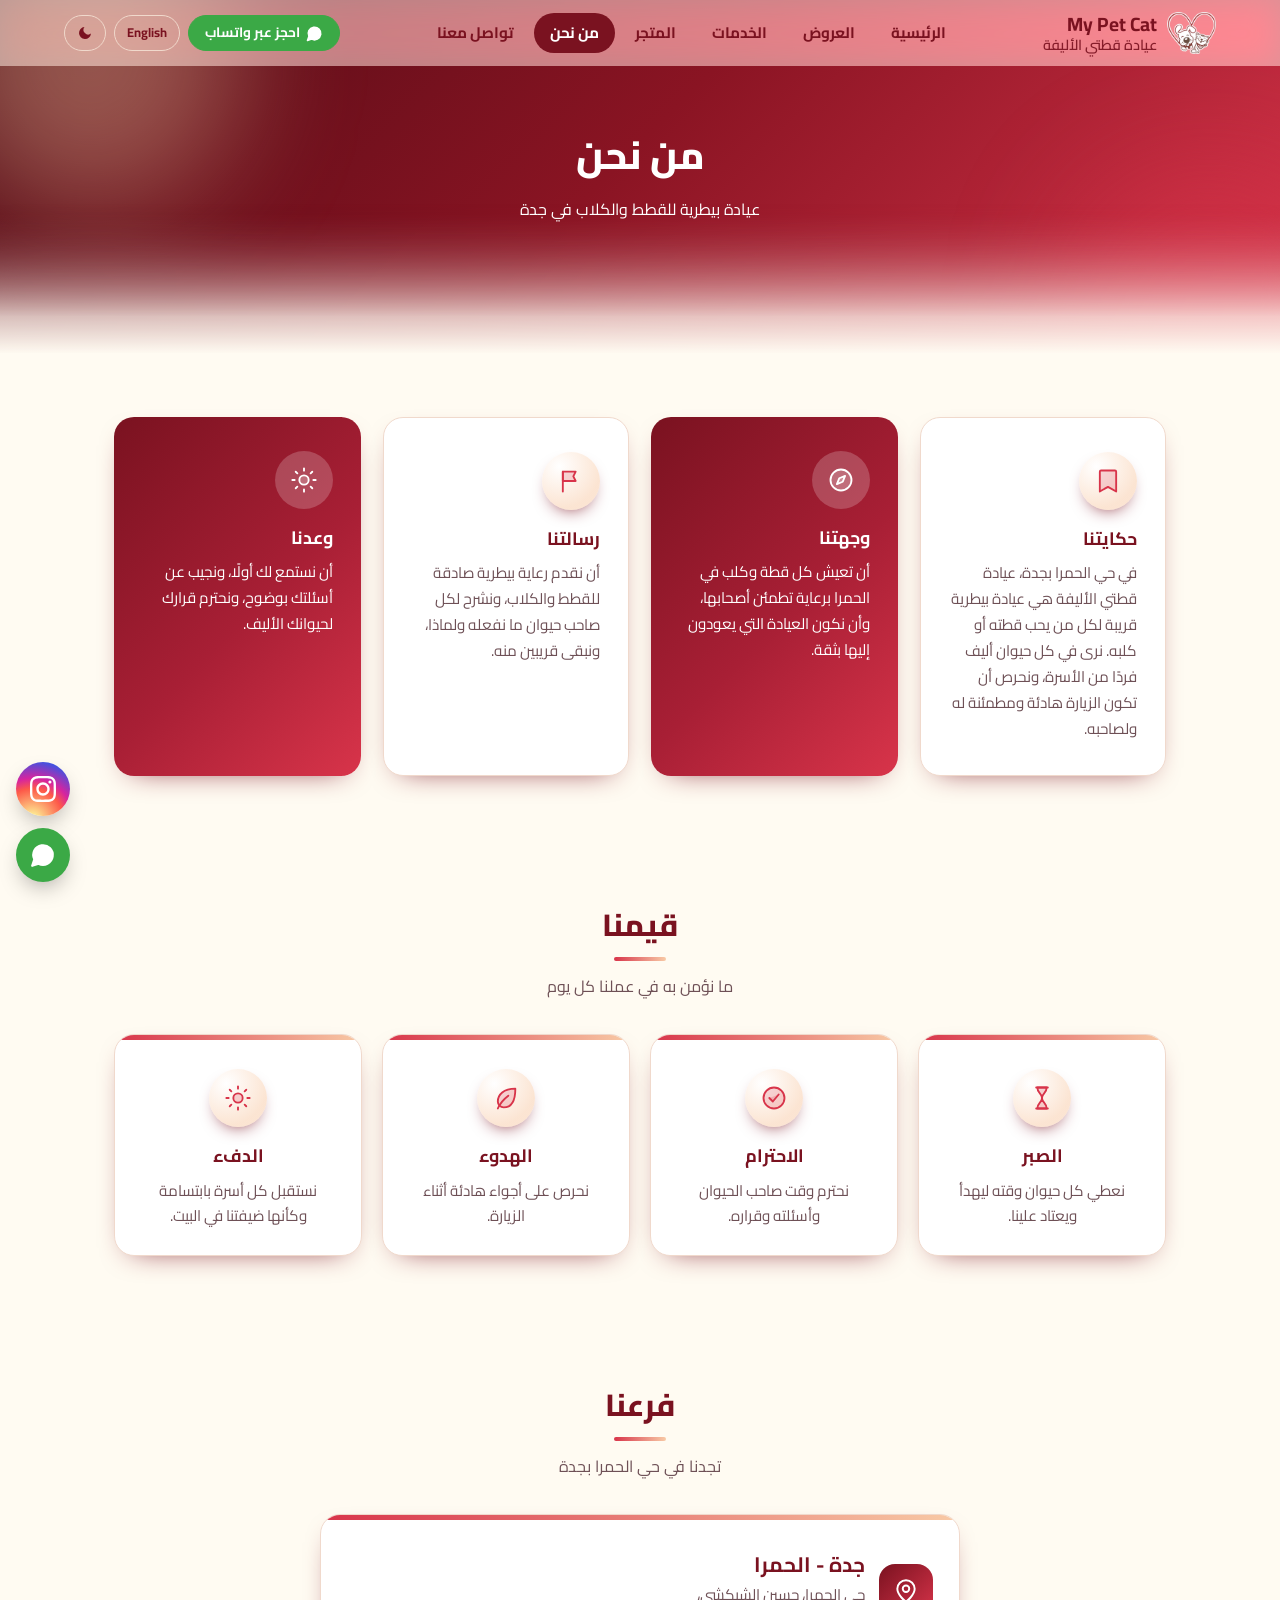
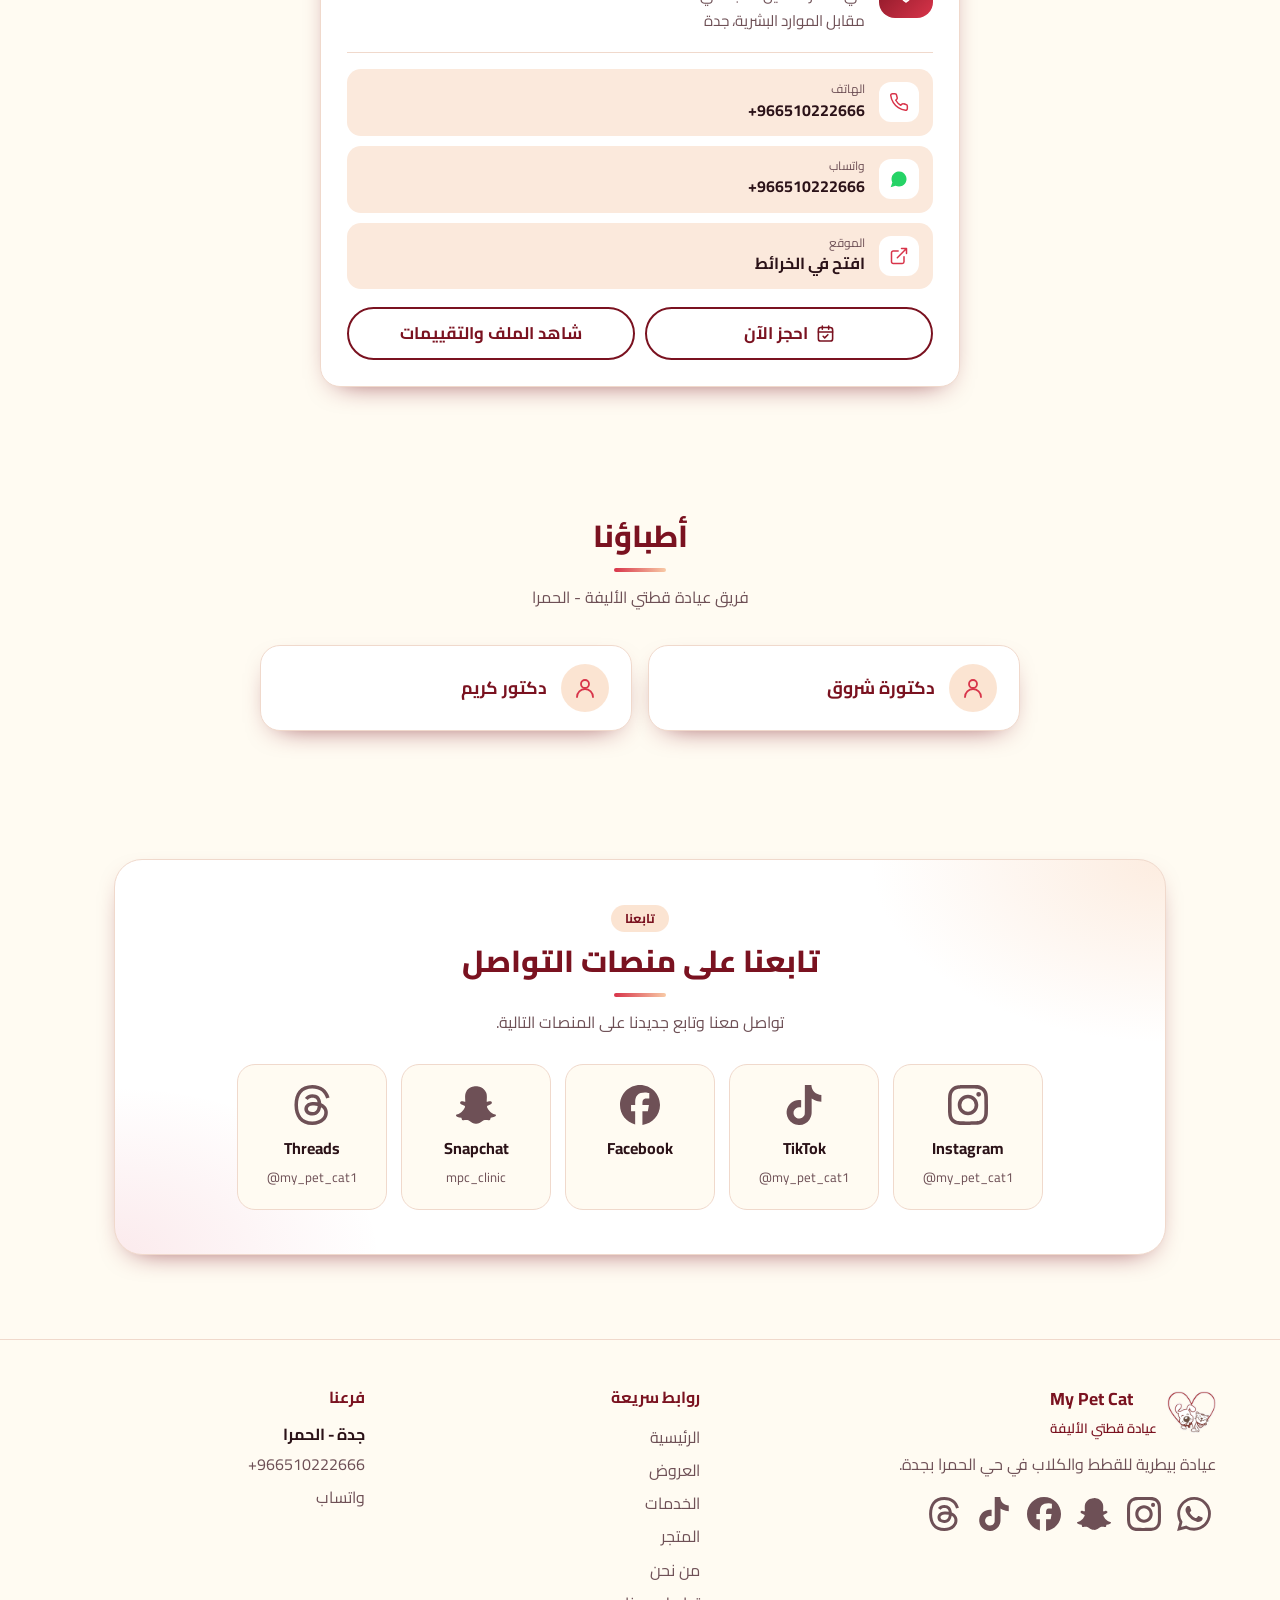
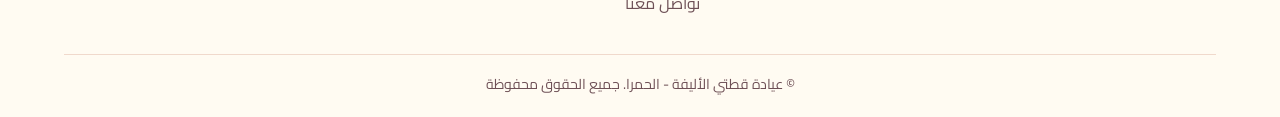
<file: about.html>
<!DOCTYPE html><html lang="ar" dir="rtl">
<head>
<meta charset="utf-8">
<meta name="viewport" content="width=device-width, initial-scale=1">
<meta name="color-scheme" content="light dark">
<title>من نحن | عيادة قطتي الأليفة - الحمرا</title>
<meta name="description" content="عيادة قطتي الأليفة فرع الحمرا، جدة. رعاية بيطرية للقطط والكلاب. تواصل معنا على واتساب أو اتصل على +966510222666.">
<link rel="icon" type="image/svg+xml" href="favicon.svg">
<link rel="preconnect" href="https://fonts.googleapis.com"><link rel="stylesheet" media="print" onload="this.media='all'" href="https://fonts.googleapis.com/css2?family=Cairo:wght@400;600;700;800&display=swap"><noscript><link rel="stylesheet" href="https://fonts.googleapis.com/css2?family=Cairo:wght@400;600;700;800&display=swap"></noscript>
<link rel="stylesheet" href="style.css?v=20261127g">
<script async src="https://www.googletagmanager.com/gtag/js?id=AW-16984802027"></script>
<script>
window.dataLayer=window.dataLayer||[];function gtag(){dataLayer.push(arguments)}gtag('js',new Date());gtag('config','AW-16984802027');
var CONV={whatsapp:'AW-16984802027/exYdCNfgksAdEOuF_qI_',social:'AW-16984802027/exYdCNfgksAdEOuF_qI_',call:''};
document.addEventListener('click',function(e){
var a=e.target.closest&&e.target.closest('a');if(!a)return;
var k=null;
if(a.classList.contains('wa'))k='whatsapp';
else if(a.hasAttribute('data-social'))k='social';
else if((a.getAttribute('href')||'').indexOf('tel:')===0)k='call';
if(k&&CONV[k]&&CONV[k].indexOf('XXXX')<0)gtag('event','conversion',{send_to:CONV[k],transport_type:'beacon'});
},true);
</script>
<script>document.documentElement.classList.add("js");try{var _t=localStorage.getItem('theme');if(_t)document.documentElement.setAttribute('data-theme',_t)}catch(e){}</script>
</head>
<body data-page="about"><svg width="0" height="0" style="position:absolute" aria-hidden="true"><defs><radialGradient id="igg" cx=".3" cy="1.07" r="1.15"><stop offset="0" stop-color="#fdf497"/><stop offset=".05" stop-color="#fdf497"/><stop offset=".45" stop-color="#fd5949"/><stop offset=".6" stop-color="#d6249f"/><stop offset=".9" stop-color="#285AEB"/></radialGradient></defs></svg><header><a class="brand" href="./"><img src="logo.svg" alt="" width="46" height="39"><div><span data-i18n="brand">My Pet Cat</span><small data-i18n="branch">عيادة قطتي الأليفة</small></div></a><nav id="nav" aria-label="main"><a href="./" data-i18n="nHome">الرئيسية</a><a href="offers.html" data-i18n="nOffers">العروض</a><a href="services.html" data-i18n="nServices">الخدمات</a><a href="shop.html" data-i18n="nShop">المتجر</a><a href="about.html" class="on" aria-current="page" data-i18n="nAbout">من نحن</a><a href="contact.html" data-i18n="nContact">تواصل معنا</a></nav><div class="tools"><a class="hwa wa" href="https://api.whatsapp.com/send?phone=966510222666&text=%D8%A7%D9%84%D8%B3%D9%84%D8%A7%D9%85%20%D8%B9%D9%84%D9%8A%D9%83%D9%85%D8%8C%20%D8%AD%D8%A7%D8%A8%D8%A8%20%D8%A3%D8%AD%D8%AC%D8%B2%20%D9%85%D9%88%D8%B9%D8%AF%20%D9%84%D9%82%D8%B7%D8%AA%D9%8A%20%D9%81%D9%8A%20%D8%B9%D9%8A%D8%A7%D8%AF%D8%A9%20%D9%82%D8%B7%D8%AA%D9%8A%20%D8%A7%D9%84%D8%A3%D9%84%D9%8A%D9%81%D8%A9" target="_blank" rel="noopener"><svg viewBox="0 0 24 24" fill="none" stroke="currentColor" stroke-width="2" stroke-linecap="round" stroke-linejoin="round"><path d="M7.9 20A9 9 0 1 0 4 16.1L2 22z"/><path d="M8 12h.01M12 12h.01M16 12h.01"/></svg><span data-i18n="hdrWa">احجز عبر واتساب</span></a><button id="langBtn" type="button" data-i18n-aria="langAria" aria-label="Switch to English">English</button><button id="themeBtn" type="button" data-i18n-aria="themeAria" aria-label="تبديل الوضع الليلي والنهاري"><svg class="i-moon" viewBox="0 0 24 24"><path d="M21 12.8A9 9 0 1 1 11.2 3a7 7 0 0 0 9.8 9.8z"/></svg><svg class="i-sun" viewBox="0 0 24 24"><circle cx="12" cy="12" r="4.5"/><path d="M12 1.5v3M12 19.5v3M1.5 12h3M19.5 12h3M4.6 4.6l2.1 2.1M17.3 17.3l2.1 2.1M4.6 19.4l2.1-2.1M17.3 6.7l2.1-2.1" stroke="currentColor" stroke-width="2" stroke-linecap="round"/></svg></button><button id="navBtn" type="button" class="navbtn" aria-expanded="false" aria-controls="nav" data-i18n-aria="menuBtn" aria-label="القائمة"><svg viewBox="0 0 24 24" fill="none" stroke="currentColor" stroke-width="2" stroke-linecap="round" stroke-linejoin="round"><path d="M4 6h16M4 12h16M4 18h16"/></svg></button></div></header><main><div class="hero hsub"><div class="blobs"></div><h1 data-i18n="abH">من نحن</h1><p data-i18n="abP">عيادة بيطرية للقطط والكلاب في جدة</p></div><section class="wrap"><div class="three"><div class="tcard rv "><i class="fico nfico"><svg viewBox="0 0 24 24" fill="none" stroke="currentColor" stroke-width="1.6" stroke-linecap="round" stroke-linejoin="round"><g fill="currentColor" fill-opacity=".2"><path d="M6 3h12a1 1 0 0 1 1 1v17l-7-4-7 4V4a1 1 0 0 1 1-1z"/></g></svg></i><h3 data-i18n="stT">حكايتنا</h3><p data-i18n="stD">في حي الحمرا بجدة، عيادة قطتي الأليفة هي عيادة بيطرية قريبة لكل من يحب قطته أو كلبه. نرى في كل حيوان أليف فردًا من الأسرة، ونحرص أن تكون الزيارة هادئة ومطمئنة له ولصاحبه.</p></div><div class="tcard rv hi"><i class="fico nfico"><svg viewBox="0 0 24 24" fill="none" stroke="currentColor" stroke-width="1.6" stroke-linecap="round" stroke-linejoin="round"><g fill="currentColor" fill-opacity=".2"><circle cx="12" cy="12" r="9"/><path d="m15.5 8.5-2 5-5 2 2-5z"/></g></svg></i><h3 data-i18n="viT">وجهتنا</h3><p data-i18n="viD">أن تعيش كل قطة وكلب في الحمرا برعاية تطمئن أصحابها، وأن نكون العيادة التي يعودون إليها بثقة.</p></div><div class="tcard rv "><i class="fico nfico"><svg viewBox="0 0 24 24" fill="none" stroke="currentColor" stroke-width="1.6" stroke-linecap="round" stroke-linejoin="round"><g fill="currentColor" fill-opacity=".2"><path d="M5 21V4"/><path d="M5 4h11l-2 4 2 4H5z"/></g></svg></i><h3 data-i18n="miT">رسالتنا</h3><p data-i18n="miD">أن نقدم رعاية بيطرية صادقة للقطط والكلاب، ونشرح لكل صاحب حيوان ما نفعله ولماذا، ونبقى قريبين منه.</p></div><div class="tcard rv hi"><i class="fico nfico"><svg viewBox="0 0 24 24" fill="none" stroke="currentColor" stroke-width="1.6" stroke-linecap="round" stroke-linejoin="round"><g fill="currentColor" fill-opacity=".2"><circle cx="12" cy="12" r="4"/><path d="M12 2v2M12 20v2M2 12h2M20 12h2M4.9 4.9l1.4 1.4M17.7 17.7l1.4 1.4M4.9 19.1l1.4-1.4M17.7 6.3l1.4-1.4"/></g></svg></i><h3 data-i18n="prmT">وعدنا</h3><p data-i18n="prmD">أن نستمع لك أولًا، ونجيب عن أسئلتك بوضوح، ونحترم قرارك لحيوانك الأليف.</p></div></div></section><section class="wrap"><div class="shead rv"><h2 data-i18n="vaT">قيمنا</h2><p class="sub" data-i18n="vaS">ما نؤمن به في عملنا كل يوم</p></div><div class="grid fgrid4"><div class="fcard rv"><i class="fico nfico"><svg viewBox="0 0 24 24" fill="none" stroke="currentColor" stroke-width="1.6" stroke-linecap="round" stroke-linejoin="round"><g fill="currentColor" fill-opacity=".2"><path d="M7 3h10M7 21h10"/><path d="M8 3c0 5 4 5 4 9s-4 4-4 9h8c0-5-4-5-4-9s4-4 4-9z"/></g></svg></i><h3 data-i18n="v1t">الصبر</h3><p data-i18n="v1d">نعطي كل حيوان وقته ليهدأ ويعتاد علينا.</p></div><div class="fcard rv"><i class="fico nfico"><svg viewBox="0 0 24 24" fill="none" stroke="currentColor" stroke-width="1.6" stroke-linecap="round" stroke-linejoin="round"><g fill="currentColor" fill-opacity=".2"><circle cx="12" cy="12" r="9"/><path d="m8 12 3 3 5-6"/></g></svg></i><h3 data-i18n="v2t">الاحترام</h3><p data-i18n="v2d">نحترم وقت صاحب الحيوان وأسئلته وقراره.</p></div><div class="fcard rv"><i class="fico nfico"><svg viewBox="0 0 24 24" fill="none" stroke="currentColor" stroke-width="1.6" stroke-linecap="round" stroke-linejoin="round"><g fill="currentColor" fill-opacity=".2"><path d="M20 4C10 4 5 9 5 15a5 5 0 0 0 5 5c6 0 10-5 10-16z"/><path d="M5 21c2-5 5-8 9-11"/></g></svg></i><h3 data-i18n="v3t">الهدوء</h3><p data-i18n="v3d">نحرص على أجواء هادئة أثناء الزيارة.</p></div><div class="fcard rv"><i class="fico nfico"><svg viewBox="0 0 24 24" fill="none" stroke="currentColor" stroke-width="1.6" stroke-linecap="round" stroke-linejoin="round"><g fill="currentColor" fill-opacity=".2"><circle cx="12" cy="12" r="4"/><path d="M12 2v2M12 20v2M2 12h2M20 12h2M4.9 4.9l1.4 1.4M17.7 17.7l1.4 1.4M4.9 19.1l1.4-1.4M17.7 6.3l1.4-1.4"/></g></svg></i><h3 data-i18n="v4t">الدفء</h3><p data-i18n="v4d">نستقبل كل أسرة بابتسامة وكأنها ضيفتنا في البيت.</p></div></div></section><section class="wrap"><div class="shead rv"><h2 data-i18n="brT">فرعنا</h2><p class="sub" data-i18n="brS">تجدنا في حي الحمرا بجدة</p></div><div class="one"><div class="bcard rv"><div class="bhead"><i class="bico"><svg viewBox="0 0 24 24" fill="none" stroke="currentColor" stroke-width="1.8" stroke-linecap="round" stroke-linejoin="round"><path d="M20 10c0 6-8 12-8 12S4 16 4 10a8 8 0 0 1 16 0z"/><circle cx="12" cy="10" r="3"/></svg></i><div><h3 data-i18n="brName">جدة - الحمرا</h3><p data-i18n-html="brAddr">حي الحمرا، حسين الشبكشي،<br>مقابل الموارد البشرية، جدة</p></div></div><div class="rows"><a class="row" href="tel:+966510222666"><i class="rico"><svg viewBox="0 0 24 24" fill="none" stroke="currentColor" stroke-width="1.8" stroke-linecap="round" stroke-linejoin="round"><path d="M22 16.9v3a2 2 0 0 1-2.2 2 19.8 19.8 0 0 1-8.6-3.1 19.5 19.5 0 0 1-6-6A19.8 19.8 0 0 1 2.1 4.2 2 2 0 0 1 4.1 2h3a2 2 0 0 1 2 1.7c.1 1 .4 1.9.7 2.8a2 2 0 0 1-.5 2.1L8.1 9.9a16 16 0 0 0 6 6l1.3-1.3a2 2 0 0 1 2.1-.4c.9.3 1.8.6 2.8.7a2 2 0 0 1 1.7 2z"/></svg></i><span><small data-i18n="phoneL">الهاتف</small><b class="ltr">+966510222666</b></span></a><a class="row wa" href="https://api.whatsapp.com/send?phone=966510222666&text=%D8%A7%D9%84%D8%B3%D9%84%D8%A7%D9%85%20%D8%B9%D9%84%D9%8A%D9%83%D9%85%D8%8C%20%D8%AD%D8%A7%D8%A8%D8%A8%20%D8%A3%D8%AD%D8%AC%D8%B2%20%D9%85%D9%88%D8%B9%D8%AF%20%D9%84%D9%82%D8%B7%D8%AA%D9%8A%20%D9%81%D9%8A%20%D8%B9%D9%8A%D8%A7%D8%AF%D8%A9%20%D9%82%D8%B7%D8%AA%D9%8A%20%D8%A7%D9%84%D8%A3%D9%84%D9%8A%D9%81%D8%A9" target="_blank" rel="noopener"><i class="rico g"><svg viewBox="0 0 24 24" fill="none" stroke="currentColor" stroke-width="2" stroke-linecap="round" stroke-linejoin="round"><path d="M7.9 20A9 9 0 1 0 4 16.1L2 22z"/><path d="M8 12h.01M12 12h.01M16 12h.01"/></svg></i><span><small data-i18n="waL">واتساب</small><b class="ltr">+966510222666</b></span></a><a class="row" href="https://www.google.com/maps/dir//%D8%B9%D9%8A%D8%A7%D8%AF%D8%A9+%D9%82%D8%B7%D8%AA%D9%8A+%D8%A7%D9%84%D8%A7%D9%84%D9%8A%D9%81%D8%A9+%D8%A7%D9%84%D8%A8%D9%8A%D8%B7%D8%B1%D9%8A%D8%A9-+MY+PET+CAT+CLINIC%D8%8C+%D8%AD%D8%B3%D9%8A%D9%86+%D8%A7%D9%84%D8%B4%D8%A8%D9%83%D8%B4%D9%8A+%D9%85%D9%82%D8%A7%D8%A8%D9%84+%D8%A7%D9%84%D9%85%D9%88%D8%A7%D8%B1%D8%AF+%D8%A7%D9%84%D8%A8%D8%B4%D8%B1%D9%8A%D8%A9%D8%8C+%D8%AC%D8%AF%D8%A9+%D8%A7%D9%84%D9%85%D9%85%D9%84%D9%83%D8%A9+%D8%A7%D9%84%D8%B9%D8%B1%D8%A8%D9%8A%D8%A9+%D8%A7%D9%84%D8%B3%D8%B9%D9%88%D8%AF%D9%8A%D8%A9%E2%80%AD/@21.5301666,39.1715927,17z/data=!4m16!1m7!3m6!1s0x15c3cfbbed531329:0x65e9e73c35ac6661!2z2LnZitin2K_YqSDZgti32KrZiiDYp9mE2KfZhNmK2YHYqSDYp9mE2KjZiti32LHZitipLSBNWSBQRVQgQ0FUIENMSU5JQw!8m2!3d21.5300418!4d39.1723598!16s%2Fg%2F11y3ybr08f!4m7!1m0!1m5!1m1!1s0x15c3cfbbed531329:0x65e9e73c35ac6661!2m2!1d39.1723598!2d21.5300418?entry=ttu&amp;g_ep=EgoyMDI2MTEyMy4wIKXMDSoASAFQAw%3D%3D" target="_blank" rel="noopener"><i class="rico"><svg viewBox="0 0 24 24" fill="none" stroke="currentColor" stroke-width="1.8" stroke-linecap="round" stroke-linejoin="round"><path d="M15 3h6v6M10 14 21 3M18 13v6a2 2 0 0 1-2 2H5a2 2 0 0 1-2-2V8a2 2 0 0 1 2-2h6"/></svg></i><span><small data-i18n="locL">الموقع</small><b data-i18n="openMap">افتح في الخرائط</b></span></a></div><div class="bact"><span class="bookwrap"><button type="button" class="book bbook" aria-haspopup="menu" aria-expanded="false" aria-controls="mc"><svg viewBox="0 0 24 24" fill="none" stroke="currentColor" stroke-width="2" stroke-linecap="round" stroke-linejoin="round"><rect x="3" y="4.5" width="18" height="17" rx="3"/><path d="M8 2.5v4M16 2.5v4M3 10h18M9 15.5l2 2 4-4"/></svg><span data-i18n="book">احجز الآن</span></button><div class="menu" id="mc" role="menu" data-i18n-aria="menuAria" aria-label="اختر طريقة الحجز"><div class="mt" data-i18n="bookT">اختر طريقة الحجز</div><a class="wa" role="menuitem" href="https://api.whatsapp.com/send?phone=966510222666&text=%D8%A7%D9%84%D8%B3%D9%84%D8%A7%D9%85%20%D8%B9%D9%84%D9%8A%D9%83%D9%85%D8%8C%20%D8%AD%D8%A7%D8%A8%D8%A8%20%D8%A3%D8%AD%D8%AC%D8%B2%20%D9%85%D9%88%D8%B9%D8%AF%20%D9%84%D9%82%D8%B7%D8%AA%D9%8A%20%D9%81%D9%8A%20%D8%B9%D9%8A%D8%A7%D8%AF%D8%A9%20%D9%82%D8%B7%D8%AA%D9%8A%20%D8%A7%D9%84%D8%A3%D9%84%D9%8A%D9%81%D8%A9" target="_blank" rel="noopener"><i class="mi w"><svg viewBox="0 0 24 24" fill="currentColor"><path d="M17.472 14.382c-.297-.149-1.758-.867-2.03-.967-.273-.099-.471-.148-.67.15-.197.297-.767.966-.94 1.164-.173.199-.347.223-.644.075-.297-.15-1.255-.463-2.39-1.475-.883-.788-1.48-1.761-1.653-2.059-.173-.297-.018-.458.13-.606.134-.133.298-.347.446-.52.149-.174.198-.298.298-.497.099-.198.05-.371-.025-.52-.075-.149-.669-1.612-.916-2.207-.242-.579-.487-.5-.669-.51-.173-.008-.371-.01-.57-.01-.198 0-.52.074-.792.372-.272.297-1.04 1.016-1.04 2.479 0 1.462 1.065 2.875 1.213 3.074.149.198 2.096 3.2 5.077 4.487.709.306 1.262.489 1.694.625.712.227 1.36.195 1.871.118.571-.085 1.758-.719 2.006-1.413.248-.694.248-1.289.173-1.413-.074-.124-.272-.198-.57-.347m-5.421 7.403h-.004a9.87 9.87 0 01-5.031-1.378l-.361-.214-3.741.982.998-3.648-.235-.374a9.86 9.86 0 01-1.51-5.26c.001-5.45 4.436-9.884 9.888-9.884 2.64 0 5.122 1.03 6.988 2.898a9.825 9.825 0 012.893 6.994c-.003 5.45-4.437 9.884-9.885 9.884m8.413-18.297A11.815 11.815 0 0012.05 0C5.495 0 .16 5.335.157 11.892c0 2.096.547 4.142 1.588 5.945L.057 24l6.305-1.654a11.882 11.882 0 005.683 1.448h.005c6.554 0 11.89-5.335 11.893-11.893a11.821 11.821 0 00-3.48-8.413Z"/></svg></i><span data-i18n="mWa">واتساب</span></a><a role="menuitem" data-social="Instagram" href="https://ig.me/m/my_pet_cat1" target="_blank" rel="noopener"><i class="mi g"><svg viewBox="0 0 24 24" fill="currentColor"><path d="M7.0301.084c-1.2768.0602-2.1487.264-2.911.5634-.7888.3075-1.4575.72-2.1228 1.3877-.6652.6677-1.075 1.3368-1.3802 2.127-.2954.7638-.4956 1.6365-.552 2.914-.0564 1.2775-.0689 1.6882-.0626 4.947.0062 3.2586.0206 3.6671.0825 4.9473.061 1.2765.264 2.1482.5635 2.9107.308.7889.72 1.4573 1.388 2.1228.6679.6655 1.3365 1.0743 2.1285 1.38.7632.295 1.6361.4961 2.9134.552 1.2773.056 1.6884.069 4.9462.0627 3.2578-.0062 3.668-.0207 4.9478-.0814 1.28-.0607 2.147-.2652 2.9098-.5633.7889-.3086 1.4578-.72 2.1228-1.3881.665-.6682 1.0745-1.3378 1.3795-2.1284.2957-.7632.4966-1.636.552-2.9124.056-1.2809.0692-1.6898.063-4.948-.0063-3.2583-.021-3.6668-.0817-4.9465-.0607-1.2797-.264-2.1487-.5633-2.9117-.3084-.7889-.72-1.4568-1.3876-2.1228C21.2982 1.33 20.628.9208 19.8378.6165 19.074.321 18.2017.1197 16.9244.0645 15.6471.0093 15.236-.005 11.977.0014 8.718.0076 8.31.0215 7.0301.0839m.1402 21.6932c-1.17-.0509-1.8053-.2453-2.2287-.408-.5606-.216-.96-.4771-1.3819-.895-.422-.4178-.6811-.8186-.9-1.378-.1644-.4234-.3624-1.058-.4171-2.228-.0595-1.2645-.072-1.6442-.079-4.848-.007-3.2037.0053-3.583.0607-4.848.05-1.169.2456-1.805.408-2.2282.216-.5613.4762-.96.895-1.3816.4188-.4217.8184-.6814 1.3783-.9003.423-.1651 1.0575-.3614 2.227-.4171 1.2655-.06 1.6447-.072 4.848-.079 3.2033-.007 3.5835.005 4.8495.0608 1.169.0508 1.8053.2445 2.228.408.5608.216.96.4754 1.3816.895.4217.4194.6816.8176.9005 1.3787.1653.4217.3617 1.056.4169 2.2263.0602 1.2655.0739 1.645.0796 4.848.0058 3.203-.0055 3.5834-.061 4.848-.051 1.17-.245 1.8055-.408 2.2294-.216.5604-.4763.96-.8954 1.3814-.419.4215-.8181.6811-1.3783.9-.4224.1649-1.0577.3617-2.2262.4174-1.2656.0595-1.6448.072-4.8493.079-3.2045.007-3.5825-.006-4.848-.0608M16.953 5.5864A1.44 1.44 0 1 0 18.39 4.144a1.44 1.44 0 0 0-1.437 1.4424M5.8385 12.012c.0067 3.4032 2.7706 6.1557 6.173 6.1493 3.4026-.0065 6.157-2.7701 6.1506-6.1733-.0065-3.4032-2.771-6.1565-6.174-6.1498-3.403.0067-6.156 2.771-6.1496 6.1738M8 12.0077a4 4 0 1 1 4.008 3.9921A3.9996 3.9996 0 0 1 8 12.0077"/></svg></i><span data-i18n="mIg">إنستجرام</span></a><a role="menuitem" data-social="Facebook" href="https://m.me/61593882197223?text=%D8%A7%D9%84%D8%B3%D9%84%D8%A7%D9%85%20%D8%B9%D9%84%D9%8A%D9%83%D9%85%D8%8C%20%D8%AD%D8%A7%D8%A8%D8%A8%20%D8%A3%D8%AD%D8%AC%D8%B2%20%D9%85%D9%88%D8%B9%D8%AF%20%D9%84%D9%82%D8%B7%D8%AA%D9%8A%20%D9%81%D9%8A%20%D8%B9%D9%8A%D8%A7%D8%AF%D8%A9%20%D9%82%D8%B7%D8%AA%D9%8A%20%D8%A7%D9%84%D8%A3%D9%84%D9%8A%D9%81%D8%A9" target="_blank" rel="noopener"><i class="mi f" style="--c:#1877F2"><svg viewBox="0 0 24 24"><path d="M9.101 23.691v-7.98H6.627v-3.667h2.474v-1.58c0-4.085 1.848-5.978 5.858-5.978.401 0 .955.042 1.468.103a8.68 8.68 0 0 1 1.141.195v3.325a8.623 8.623 0 0 0-.653-.036 26.805 26.805 0 0 0-.733-.009c-.707 0-1.259.096-1.675.309a1.686 1.686 0 0 0-.679.622c-.258.42-.374.995-.374 1.752v1.297h3.919l-.386 2.103-.287 1.564h-3.246v8.245C19.396 23.238 24 18.179 24 12.044c0-6.627-5.373-12-12-12s-12 5.373-12 12c0 5.628 3.874 10.35 9.101 11.647Z"/></svg></i><span data-i18n="mFb">فيسبوك</span></a></div></span><a class="book ghost" href="https://www.google.com/maps/place/%D8%B9%D9%8A%D8%A7%D8%AF%D8%A9+%D9%82%D8%B7%D8%AA%D9%8A+%D8%A7%D9%84%D8%A7%D9%84%D9%8A%D9%81%D8%A9+%D8%A7%D9%84%D8%A8%D9%8A%D8%B7%D8%B1%D9%8A%D8%A9-+MY+PET+CAT+CLINIC%E2%80%AD/@21.5301666,39.1715927,17z/data=!4m6!3m5!1s0x15c3cfbbed531329:0x65e9e73c35ac6661!8m2!3d21.5300418!4d39.1723598!16s%2Fg%2F11y3ybr08f?entry=ttu&amp;g_ep=EgoyMDI2MTEyMy4wIKXMDSoASAFQAw%3D%3D" target="_blank" rel="noopener" data-i18n="prof">شاهد الملف والتقييمات</a></div></div></div></section><section class="wrap" id="doctors"><div class="shead rv"><h2 data-i18n="drT">أطباؤنا</h2><p class="sub" data-i18n="drS">فريق عيادة قطتي الأليفة - الحمرا</p></div><div class="docs"><div class="dcard rv"><i class="dav"><svg viewBox="0 0 24 24" fill="none" stroke="currentColor" stroke-width="1.8" stroke-linecap="round" stroke-linejoin="round"><circle cx="12" cy="8" r="4"/><path d="M4 21a8 8 0 0 1 16 0"/></svg></i><b data-i18n="dr1">دكتورة شروق</b></div><div class="dcard rv"><i class="dav"><svg viewBox="0 0 24 24" fill="none" stroke="currentColor" stroke-width="1.8" stroke-linecap="round" stroke-linejoin="round"><circle cx="12" cy="8" r="4"/><path d="M4 21a8 8 0 0 1 16 0"/></svg></i><b data-i18n="dr2">دكتور كريم</b></div></div></section><section class="wrap"><div class="folbox rv"><span class="chip" data-i18n="folBadge">تابعنا</span><h2 data-i18n="folT">تابعنا على منصات التواصل</h2><p class="sub" data-i18n="folS">تواصل معنا وتابع جديدنا على المنصات التالية.</p><div class="stiles"><a class="stile" data-social="Instagram" href="https://www.instagram.com/my_pet_cat1?knvt=MXAzeDVhdXh0YTFkNQ==" target="_blank" rel="noopener" aria-label="Instagram"><svg viewBox="0 0 24 24"><path d="M7.0301.084c-1.2768.0602-2.1487.264-2.911.5634-.7888.3075-1.4575.72-2.1228 1.3877-.6652.6677-1.075 1.3368-1.3802 2.127-.2954.7638-.4956 1.6365-.552 2.914-.0564 1.2775-.0689 1.6882-.0626 4.947.0062 3.2586.0206 3.6671.0825 4.9473.061 1.2765.264 2.1482.5635 2.9107.308.7889.72 1.4573 1.388 2.1228.6679.6655 1.3365 1.0743 2.1285 1.38.7632.295 1.6361.4961 2.9134.552 1.2773.056 1.6884.069 4.9462.0627 3.2578-.0062 3.668-.0207 4.9478-.0814 1.28-.0607 2.147-.2652 2.9098-.5633.7889-.3086 1.4578-.72 2.1228-1.3881.665-.6682 1.0745-1.3378 1.3795-2.1284.2957-.7632.4966-1.636.552-2.9124.056-1.2809.0692-1.6898.063-4.948-.0063-3.2583-.021-3.6668-.0817-4.9465-.0607-1.2797-.264-2.1487-.5633-2.9117-.3084-.7889-.72-1.4568-1.3876-2.1228C21.2982 1.33 20.628.9208 19.8378.6165 19.074.321 18.2017.1197 16.9244.0645 15.6471.0093 15.236-.005 11.977.0014 8.718.0076 8.31.0215 7.0301.0839m.1402 21.6932c-1.17-.0509-1.8053-.2453-2.2287-.408-.5606-.216-.96-.4771-1.3819-.895-.422-.4178-.6811-.8186-.9-1.378-.1644-.4234-.3624-1.058-.4171-2.228-.0595-1.2645-.072-1.6442-.079-4.848-.007-3.2037.0053-3.583.0607-4.848.05-1.169.2456-1.805.408-2.2282.216-.5613.4762-.96.895-1.3816.4188-.4217.8184-.6814 1.3783-.9003.423-.1651 1.0575-.3614 2.227-.4171 1.2655-.06 1.6447-.072 4.848-.079 3.2033-.007 3.5835.005 4.8495.0608 1.169.0508 1.8053.2445 2.228.408.5608.216.96.4754 1.3816.895.4217.4194.6816.8176.9005 1.3787.1653.4217.3617 1.056.4169 2.2263.0602 1.2655.0739 1.645.0796 4.848.0058 3.203-.0055 3.5834-.061 4.848-.051 1.17-.245 1.8055-.408 2.2294-.216.5604-.4763.96-.8954 1.3814-.419.4215-.8181.6811-1.3783.9-.4224.1649-1.0577.3617-2.2262.4174-1.2656.0595-1.6448.072-4.8493.079-3.2045.007-3.5825-.006-4.848-.0608M16.953 5.5864A1.44 1.44 0 1 0 18.39 4.144a1.44 1.44 0 0 0-1.437 1.4424M5.8385 12.012c.0067 3.4032 2.7706 6.1557 6.173 6.1493 3.4026-.0065 6.157-2.7701 6.1506-6.1733-.0065-3.4032-2.771-6.1565-6.174-6.1498-3.403.0067-6.156 2.771-6.1496 6.1738M8 12.0077a4 4 0 1 1 4.008 3.9921A3.9996 3.9996 0 0 1 8 12.0077"/></svg><b>Instagram</b><em>@my_pet_cat1</em></a><a class="stile" data-social="TikTok" href="https://www.tiktok.com/@my_pet_cat1" target="_blank" rel="noopener" aria-label="TikTok"><svg viewBox="0 0 24 24"><path d="M12.525.02c1.31-.02 2.61-.01 3.91-.02.08 1.53.63 3.09 1.75 4.17 1.12 1.11 2.7 1.62 4.24 1.79v4.03c-1.44-.05-2.89-.35-4.2-.97-.57-.26-1.1-.59-1.62-.93-.01 2.92.01 5.84-.02 8.75-.08 1.4-.54 2.79-1.35 3.94-1.31 1.92-3.58 3.17-5.91 3.21-1.43.08-2.86-.31-4.08-1.03-2.02-1.19-3.44-3.37-3.65-5.71-.02-.5-.03-1-.01-1.49.18-1.9 1.12-3.72 2.58-4.96 1.66-1.44 3.98-2.13 6.15-1.72.02 1.48-.04 2.96-.04 4.44-.99-.32-2.15-.23-3.02.37-.63.41-1.11 1.04-1.36 1.75-.21.51-.15 1.07-.14 1.61.24 1.64 1.82 3.02 3.5 2.87 1.12-.01 2.19-.66 2.77-1.61.19-.33.4-.67.41-1.06.1-1.79.06-3.57.07-5.36.01-4.03-.01-8.05.02-12.07z"/></svg><b>TikTok</b><em>@my_pet_cat1</em></a><a class="stile" data-social="Facebook" href="https://www.facebook.com/share/1E8m47ogdC/" target="_blank" rel="noopener" aria-label="Facebook"><svg viewBox="0 0 24 24"><path d="M9.101 23.691v-7.98H6.627v-3.667h2.474v-1.58c0-4.085 1.848-5.978 5.858-5.978.401 0 .955.042 1.468.103a8.68 8.68 0 0 1 1.141.195v3.325a8.623 8.623 0 0 0-.653-.036 26.805 26.805 0 0 0-.733-.009c-.707 0-1.259.096-1.675.309a1.686 1.686 0 0 0-.679.622c-.258.42-.374.995-.374 1.752v1.297h3.919l-.386 2.103-.287 1.564h-3.246v8.245C19.396 23.238 24 18.179 24 12.044c0-6.627-5.373-12-12-12s-12 5.373-12 12c0 5.628 3.874 10.35 9.101 11.647Z"/></svg><b>Facebook</b></a><a class="stile" data-social="Snapchat" href="https://www.snapchat.com/add/mpc_clinic?share_id=G8-2mr1uevE&amp;locale=ar-EG" target="_blank" rel="noopener" aria-label="Snapchat"><svg viewBox="0 0 24 24"><path d="M12.206.793c.99 0 4.347.276 5.93 3.821.529 1.193.403 3.219.299 4.847l-.003.06c-.012.18-.022.345-.03.51.075.045.203.09.401.09.3-.016.659-.12 1.033-.301.165-.088.344-.104.464-.104.182 0 .359.029.509.09.45.149.734.479.734.838.015.449-.39.839-1.213 1.168-.089.029-.209.075-.344.119-.45.135-1.139.36-1.333.81-.09.224-.061.524.12.868l.015.015c.06.136 1.526 3.475 4.791 4.014.255.044.435.27.42.509 0 .075-.015.149-.045.225-.24.569-1.273.988-3.146 1.271-.059.091-.12.375-.164.57-.029.179-.074.36-.134.553-.076.271-.27.405-.555.405h-.03c-.135 0-.313-.031-.538-.074-.36-.075-.765-.135-1.273-.135-.3 0-.599.015-.913.074-.6.104-1.123.464-1.723.884-.853.599-1.826 1.288-3.294 1.288-.06 0-.119-.015-.18-.015h-.149c-1.468 0-2.427-.675-3.279-1.288-.599-.42-1.107-.779-1.707-.884-.314-.045-.629-.074-.928-.074-.54 0-.958.089-1.272.149-.211.043-.391.074-.54.074-.374 0-.523-.224-.583-.42-.061-.192-.09-.389-.135-.567-.046-.181-.105-.494-.166-.57-1.918-.222-2.95-.642-3.189-1.226-.031-.063-.052-.15-.055-.225-.015-.243.165-.465.42-.509 3.264-.54 4.73-3.879 4.791-4.02l.016-.029c.18-.345.224-.645.119-.869-.195-.434-.884-.658-1.332-.809-.121-.029-.24-.074-.346-.119-1.107-.435-1.257-.93-1.197-1.273.09-.479.674-.793 1.168-.793.146 0 .27.029.383.074.42.194.789.3 1.104.3.234 0 .384-.06.465-.105l-.046-.569c-.098-1.626-.225-3.651.307-4.837C7.392 1.077 10.739.807 11.727.807l.419-.015h.06z"/></svg><b>Snapchat</b><em>mpc_clinic</em></a><a class="stile" data-social="Threads" href="https://www.threads.com/@my_pet_cat1" target="_blank" rel="noopener" aria-label="Threads"><svg viewBox="0 0 24 24"><path d="M12.186 24h-.007c-3.581-.024-6.334-1.205-8.184-3.509C2.35 18.44 1.5 15.586 1.472 12.01v-.017c.03-3.579.879-6.43 2.525-8.482C5.845 1.205 8.6.024 12.18 0h.014c2.746.02 5.043.725 6.826 2.098 1.677 1.29 2.858 3.13 3.509 5.467l-2.04.569c-1.104-3.96-3.898-5.984-8.304-6.015-2.91.022-5.11.936-6.54 2.717C4.307 6.504 3.616 8.914 3.589 12c.027 3.086.718 5.496 2.057 7.164 1.43 1.783 3.631 2.698 6.54 2.717 2.623-.02 4.358-.631 5.8-2.045 1.647-1.613 1.618-3.593 1.09-4.798-.31-.71-.873-1.3-1.634-1.75-.192 1.352-.622 2.446-1.284 3.272-.886 1.102-2.14 1.704-3.73 1.79-1.202.065-2.361-.218-3.259-.801-1.063-.689-1.685-1.74-1.752-2.964-.065-1.19.408-2.285 1.33-3.082.88-.76 2.119-1.207 3.583-1.291a13.853 13.853 0 0 1 3.02.142c-.126-.742-.375-1.332-.75-1.757-.513-.586-1.308-.883-2.359-.89h-.029c-.844 0-1.992.232-2.721 1.32L7.734 7.847c.98-1.454 2.568-2.256 4.478-2.256h.044c3.194.02 5.097 1.975 5.287 5.388.108.046.216.094.321.142 1.49.7 2.58 1.761 3.154 3.07.797 1.82.871 4.79-1.548 7.158-1.85 1.81-4.094 2.628-7.277 2.65Zm1.003-11.69c-.242 0-.487.007-.739.021-1.836.103-2.98.946-2.916 2.143.067 1.256 1.452 1.839 2.784 1.767 1.224-.065 2.818-.543 3.086-3.71a10.5 10.5 0 0 0-2.215-.221z"/></svg><b>Threads</b><em>@my_pet_cat1</em></a></div></div></section></main><footer><div class="fgrid"><div class="fcol"><div class="fbrand"><img src="logo.svg" alt="" width="46" height="39"><div><b data-i18n="brand">My Pet Cat</b><small data-i18n="branch">عيادة قطتي الأليفة</small></div></div><p data-i18n="footP">عيادة بيطرية للقطط والكلاب في حي الحمرا بجدة.</p><div class="social"><a class="wa" href="https://api.whatsapp.com/send?phone=966510222666&text=%D8%A7%D9%84%D8%B3%D9%84%D8%A7%D9%85%20%D8%B9%D9%84%D9%8A%D9%83%D9%85%D8%8C%20%D8%AD%D8%A7%D8%A8%D8%A8%20%D8%A3%D8%AD%D8%AC%D8%B2%20%D9%85%D9%88%D8%B9%D8%AF%20%D9%84%D9%82%D8%B7%D8%AA%D9%8A%20%D9%81%D9%8A%20%D8%B9%D9%8A%D8%A7%D8%AF%D8%A9%20%D9%82%D8%B7%D8%AA%D9%8A%20%D8%A7%D9%84%D8%A3%D9%84%D9%8A%D9%81%D8%A9" aria-label="WhatsApp" target="_blank" rel="noopener"><svg viewBox="0 0 24 24" fill="currentColor"><path d="M17.472 14.382c-.297-.149-1.758-.867-2.03-.967-.273-.099-.471-.148-.67.15-.197.297-.767.966-.94 1.164-.173.199-.347.223-.644.075-.297-.15-1.255-.463-2.39-1.475-.883-.788-1.48-1.761-1.653-2.059-.173-.297-.018-.458.13-.606.134-.133.298-.347.446-.52.149-.174.198-.298.298-.497.099-.198.05-.371-.025-.52-.075-.149-.669-1.612-.916-2.207-.242-.579-.487-.5-.669-.51-.173-.008-.371-.01-.57-.01-.198 0-.52.074-.792.372-.272.297-1.04 1.016-1.04 2.479 0 1.462 1.065 2.875 1.213 3.074.149.198 2.096 3.2 5.077 4.487.709.306 1.262.489 1.694.625.712.227 1.36.195 1.871.118.571-.085 1.758-.719 2.006-1.413.248-.694.248-1.289.173-1.413-.074-.124-.272-.198-.57-.347m-5.421 7.403h-.004a9.87 9.87 0 01-5.031-1.378l-.361-.214-3.741.982.998-3.648-.235-.374a9.86 9.86 0 01-1.51-5.26c.001-5.45 4.436-9.884 9.888-9.884 2.64 0 5.122 1.03 6.988 2.898a9.825 9.825 0 012.893 6.994c-.003 5.45-4.437 9.884-9.885 9.884m8.413-18.297A11.815 11.815 0 0012.05 0C5.495 0 .16 5.335.157 11.892c0 2.096.547 4.142 1.588 5.945L.057 24l6.305-1.654a11.882 11.882 0 005.683 1.448h.005c6.554 0 11.89-5.335 11.893-11.893a11.821 11.821 0 00-3.48-8.413Z"/></svg></a><a data-social="Instagram" href="https://www.instagram.com/my_pet_cat1?knvt=MXAzeDVhdXh0YTFkNQ==" aria-label="Instagram" target="_blank" rel="noopener"><svg viewBox="0 0 24 24"><path d="M7.0301.084c-1.2768.0602-2.1487.264-2.911.5634-.7888.3075-1.4575.72-2.1228 1.3877-.6652.6677-1.075 1.3368-1.3802 2.127-.2954.7638-.4956 1.6365-.552 2.914-.0564 1.2775-.0689 1.6882-.0626 4.947.0062 3.2586.0206 3.6671.0825 4.9473.061 1.2765.264 2.1482.5635 2.9107.308.7889.72 1.4573 1.388 2.1228.6679.6655 1.3365 1.0743 2.1285 1.38.7632.295 1.6361.4961 2.9134.552 1.2773.056 1.6884.069 4.9462.0627 3.2578-.0062 3.668-.0207 4.9478-.0814 1.28-.0607 2.147-.2652 2.9098-.5633.7889-.3086 1.4578-.72 2.1228-1.3881.665-.6682 1.0745-1.3378 1.3795-2.1284.2957-.7632.4966-1.636.552-2.9124.056-1.2809.0692-1.6898.063-4.948-.0063-3.2583-.021-3.6668-.0817-4.9465-.0607-1.2797-.264-2.1487-.5633-2.9117-.3084-.7889-.72-1.4568-1.3876-2.1228C21.2982 1.33 20.628.9208 19.8378.6165 19.074.321 18.2017.1197 16.9244.0645 15.6471.0093 15.236-.005 11.977.0014 8.718.0076 8.31.0215 7.0301.0839m.1402 21.6932c-1.17-.0509-1.8053-.2453-2.2287-.408-.5606-.216-.96-.4771-1.3819-.895-.422-.4178-.6811-.8186-.9-1.378-.1644-.4234-.3624-1.058-.4171-2.228-.0595-1.2645-.072-1.6442-.079-4.848-.007-3.2037.0053-3.583.0607-4.848.05-1.169.2456-1.805.408-2.2282.216-.5613.4762-.96.895-1.3816.4188-.4217.8184-.6814 1.3783-.9003.423-.1651 1.0575-.3614 2.227-.4171 1.2655-.06 1.6447-.072 4.848-.079 3.2033-.007 3.5835.005 4.8495.0608 1.169.0508 1.8053.2445 2.228.408.5608.216.96.4754 1.3816.895.4217.4194.6816.8176.9005 1.3787.1653.4217.3617 1.056.4169 2.2263.0602 1.2655.0739 1.645.0796 4.848.0058 3.203-.0055 3.5834-.061 4.848-.051 1.17-.245 1.8055-.408 2.2294-.216.5604-.4763.96-.8954 1.3814-.419.4215-.8181.6811-1.3783.9-.4224.1649-1.0577.3617-2.2262.4174-1.2656.0595-1.6448.072-4.8493.079-3.2045.007-3.5825-.006-4.848-.0608M16.953 5.5864A1.44 1.44 0 1 0 18.39 4.144a1.44 1.44 0 0 0-1.437 1.4424M5.8385 12.012c.0067 3.4032 2.7706 6.1557 6.173 6.1493 3.4026-.0065 6.157-2.7701 6.1506-6.1733-.0065-3.4032-2.771-6.1565-6.174-6.1498-3.403.0067-6.156 2.771-6.1496 6.1738M8 12.0077a4 4 0 1 1 4.008 3.9921A3.9996 3.9996 0 0 1 8 12.0077"/></svg></a><a data-social="Snapchat" href="https://www.snapchat.com/add/mpc_clinic?share_id=G8-2mr1uevE&amp;locale=ar-EG" aria-label="Snapchat" target="_blank" rel="noopener"><svg viewBox="0 0 24 24"><path d="M12.206.793c.99 0 4.347.276 5.93 3.821.529 1.193.403 3.219.299 4.847l-.003.06c-.012.18-.022.345-.03.51.075.045.203.09.401.09.3-.016.659-.12 1.033-.301.165-.088.344-.104.464-.104.182 0 .359.029.509.09.45.149.734.479.734.838.015.449-.39.839-1.213 1.168-.089.029-.209.075-.344.119-.45.135-1.139.36-1.333.81-.09.224-.061.524.12.868l.015.015c.06.136 1.526 3.475 4.791 4.014.255.044.435.27.42.509 0 .075-.015.149-.045.225-.24.569-1.273.988-3.146 1.271-.059.091-.12.375-.164.57-.029.179-.074.36-.134.553-.076.271-.27.405-.555.405h-.03c-.135 0-.313-.031-.538-.074-.36-.075-.765-.135-1.273-.135-.3 0-.599.015-.913.074-.6.104-1.123.464-1.723.884-.853.599-1.826 1.288-3.294 1.288-.06 0-.119-.015-.18-.015h-.149c-1.468 0-2.427-.675-3.279-1.288-.599-.42-1.107-.779-1.707-.884-.314-.045-.629-.074-.928-.074-.54 0-.958.089-1.272.149-.211.043-.391.074-.54.074-.374 0-.523-.224-.583-.42-.061-.192-.09-.389-.135-.567-.046-.181-.105-.494-.166-.57-1.918-.222-2.95-.642-3.189-1.226-.031-.063-.052-.15-.055-.225-.015-.243.165-.465.42-.509 3.264-.54 4.73-3.879 4.791-4.02l.016-.029c.18-.345.224-.645.119-.869-.195-.434-.884-.658-1.332-.809-.121-.029-.24-.074-.346-.119-1.107-.435-1.257-.93-1.197-1.273.09-.479.674-.793 1.168-.793.146 0 .27.029.383.074.42.194.789.3 1.104.3.234 0 .384-.06.465-.105l-.046-.569c-.098-1.626-.225-3.651.307-4.837C7.392 1.077 10.739.807 11.727.807l.419-.015h.06z"/></svg></a><a data-social="Facebook" href="https://www.facebook.com/share/1E8m47ogdC/" aria-label="Facebook" target="_blank" rel="noopener"><svg viewBox="0 0 24 24"><path d="M9.101 23.691v-7.98H6.627v-3.667h2.474v-1.58c0-4.085 1.848-5.978 5.858-5.978.401 0 .955.042 1.468.103a8.68 8.68 0 0 1 1.141.195v3.325a8.623 8.623 0 0 0-.653-.036 26.805 26.805 0 0 0-.733-.009c-.707 0-1.259.096-1.675.309a1.686 1.686 0 0 0-.679.622c-.258.42-.374.995-.374 1.752v1.297h3.919l-.386 2.103-.287 1.564h-3.246v8.245C19.396 23.238 24 18.179 24 12.044c0-6.627-5.373-12-12-12s-12 5.373-12 12c0 5.628 3.874 10.35 9.101 11.647Z"/></svg></a><a data-social="TikTok" href="https://www.tiktok.com/@my_pet_cat1" aria-label="TikTok" target="_blank" rel="noopener"><svg viewBox="0 0 24 24"><path d="M12.525.02c1.31-.02 2.61-.01 3.91-.02.08 1.53.63 3.09 1.75 4.17 1.12 1.11 2.7 1.62 4.24 1.79v4.03c-1.44-.05-2.89-.35-4.2-.97-.57-.26-1.1-.59-1.62-.93-.01 2.92.01 5.84-.02 8.75-.08 1.4-.54 2.79-1.35 3.94-1.31 1.92-3.58 3.17-5.91 3.21-1.43.08-2.86-.31-4.08-1.03-2.02-1.19-3.44-3.37-3.65-5.71-.02-.5-.03-1-.01-1.49.18-1.9 1.12-3.72 2.58-4.96 1.66-1.44 3.98-2.13 6.15-1.72.02 1.48-.04 2.96-.04 4.44-.99-.32-2.15-.23-3.02.37-.63.41-1.11 1.04-1.36 1.75-.21.51-.15 1.07-.14 1.61.24 1.64 1.82 3.02 3.5 2.87 1.12-.01 2.19-.66 2.77-1.61.19-.33.4-.67.41-1.06.1-1.79.06-3.57.07-5.36.01-4.03-.01-8.05.02-12.07z"/></svg></a><a data-social="Threads" href="https://www.threads.com/@my_pet_cat1" aria-label="Threads" target="_blank" rel="noopener"><svg viewBox="0 0 24 24"><path d="M12.186 24h-.007c-3.581-.024-6.334-1.205-8.184-3.509C2.35 18.44 1.5 15.586 1.472 12.01v-.017c.03-3.579.879-6.43 2.525-8.482C5.845 1.205 8.6.024 12.18 0h.014c2.746.02 5.043.725 6.826 2.098 1.677 1.29 2.858 3.13 3.509 5.467l-2.04.569c-1.104-3.96-3.898-5.984-8.304-6.015-2.91.022-5.11.936-6.54 2.717C4.307 6.504 3.616 8.914 3.589 12c.027 3.086.718 5.496 2.057 7.164 1.43 1.783 3.631 2.698 6.54 2.717 2.623-.02 4.358-.631 5.8-2.045 1.647-1.613 1.618-3.593 1.09-4.798-.31-.71-.873-1.3-1.634-1.75-.192 1.352-.622 2.446-1.284 3.272-.886 1.102-2.14 1.704-3.73 1.79-1.202.065-2.361-.218-3.259-.801-1.063-.689-1.685-1.74-1.752-2.964-.065-1.19.408-2.285 1.33-3.082.88-.76 2.119-1.207 3.583-1.291a13.853 13.853 0 0 1 3.02.142c-.126-.742-.375-1.332-.75-1.757-.513-.586-1.308-.883-2.359-.89h-.029c-.844 0-1.992.232-2.721 1.32L7.734 7.847c.98-1.454 2.568-2.256 4.478-2.256h.044c3.194.02 5.097 1.975 5.287 5.388.108.046.216.094.321.142 1.49.7 2.58 1.761 3.154 3.07.797 1.82.871 4.79-1.548 7.158-1.85 1.81-4.094 2.628-7.277 2.65Zm1.003-11.69c-.242 0-.487.007-.739.021-1.836.103-2.98.946-2.916 2.143.067 1.256 1.452 1.839 2.784 1.767 1.224-.065 2.818-.543 3.086-3.71a10.5 10.5 0 0 0-2.215-.221z"/></svg></a></div></div><div class="fcol"><h4 data-i18n="quick">روابط سريعة</h4><a href="./" data-i18n="nHome">الرئيسية</a><a href="offers.html" data-i18n="nOffers">العروض</a><a href="services.html" data-i18n="nServices">الخدمات</a><a href="shop.html" data-i18n="nShop">المتجر</a><a href="about.html" data-i18n="nAbout">من نحن</a><a href="contact.html" data-i18n="nContact">تواصل معنا</a></div><div class="fcol"><h4 data-i18n="ourBr">فرعنا</h4><div class="fbr"><b data-i18n="brName">جدة - الحمرا</b><a href="tel:+966510222666"><bdi class="ltr">+966510222666</bdi></a><a class="wa" href="https://api.whatsapp.com/send?phone=966510222666&text=%D8%A7%D9%84%D8%B3%D9%84%D8%A7%D9%85%20%D8%B9%D9%84%D9%8A%D9%83%D9%85%D8%8C%20%D8%AD%D8%A7%D8%A8%D8%A8%20%D8%A3%D8%AD%D8%AC%D8%B2%20%D9%85%D9%88%D8%B9%D8%AF%20%D9%84%D9%82%D8%B7%D8%AA%D9%8A%20%D9%81%D9%8A%20%D8%B9%D9%8A%D8%A7%D8%AF%D8%A9%20%D9%82%D8%B7%D8%AA%D9%8A%20%D8%A7%D9%84%D8%A3%D9%84%D9%8A%D9%81%D8%A9" target="_blank" rel="noopener"><span data-i18n="waL">واتساب</span></a></div></div></div><div class="fcopy" data-i18n="copy">© عيادة قطتي الأليفة - الحمرا. جميع الحقوق محفوظة</div></footer><a class="fab ig" data-social="Instagram" href="https://www.instagram.com/my_pet_cat1?knvt=MXAzeDVhdXh0YTFkNQ==" aria-label="Instagram" target="_blank" rel="noopener"><svg viewBox="0 0 24 24"><path d="M7.0301.084c-1.2768.0602-2.1487.264-2.911.5634-.7888.3075-1.4575.72-2.1228 1.3877-.6652.6677-1.075 1.3368-1.3802 2.127-.2954.7638-.4956 1.6365-.552 2.914-.0564 1.2775-.0689 1.6882-.0626 4.947.0062 3.2586.0206 3.6671.0825 4.9473.061 1.2765.264 2.1482.5635 2.9107.308.7889.72 1.4573 1.388 2.1228.6679.6655 1.3365 1.0743 2.1285 1.38.7632.295 1.6361.4961 2.9134.552 1.2773.056 1.6884.069 4.9462.0627 3.2578-.0062 3.668-.0207 4.9478-.0814 1.28-.0607 2.147-.2652 2.9098-.5633.7889-.3086 1.4578-.72 2.1228-1.3881.665-.6682 1.0745-1.3378 1.3795-2.1284.2957-.7632.4966-1.636.552-2.9124.056-1.2809.0692-1.6898.063-4.948-.0063-3.2583-.021-3.6668-.0817-4.9465-.0607-1.2797-.264-2.1487-.5633-2.9117-.3084-.7889-.72-1.4568-1.3876-2.1228C21.2982 1.33 20.628.9208 19.8378.6165 19.074.321 18.2017.1197 16.9244.0645 15.6471.0093 15.236-.005 11.977.0014 8.718.0076 8.31.0215 7.0301.0839m.1402 21.6932c-1.17-.0509-1.8053-.2453-2.2287-.408-.5606-.216-.96-.4771-1.3819-.895-.422-.4178-.6811-.8186-.9-1.378-.1644-.4234-.3624-1.058-.4171-2.228-.0595-1.2645-.072-1.6442-.079-4.848-.007-3.2037.0053-3.583.0607-4.848.05-1.169.2456-1.805.408-2.2282.216-.5613.4762-.96.895-1.3816.4188-.4217.8184-.6814 1.3783-.9003.423-.1651 1.0575-.3614 2.227-.4171 1.2655-.06 1.6447-.072 4.848-.079 3.2033-.007 3.5835.005 4.8495.0608 1.169.0508 1.8053.2445 2.228.408.5608.216.96.4754 1.3816.895.4217.4194.6816.8176.9005 1.3787.1653.4217.3617 1.056.4169 2.2263.0602 1.2655.0739 1.645.0796 4.848.0058 3.203-.0055 3.5834-.061 4.848-.051 1.17-.245 1.8055-.408 2.2294-.216.5604-.4763.96-.8954 1.3814-.419.4215-.8181.6811-1.3783.9-.4224.1649-1.0577.3617-2.2262.4174-1.2656.0595-1.6448.072-4.8493.079-3.2045.007-3.5825-.006-4.848-.0608M16.953 5.5864A1.44 1.44 0 1 0 18.39 4.144a1.44 1.44 0 0 0-1.437 1.4424M5.8385 12.012c.0067 3.4032 2.7706 6.1557 6.173 6.1493 3.4026-.0065 6.157-2.7701 6.1506-6.1733-.0065-3.4032-2.771-6.1565-6.174-6.1498-3.403.0067-6.156 2.771-6.1496 6.1738M8 12.0077a4 4 0 1 1 4.008 3.9921A3.9996 3.9996 0 0 1 8 12.0077"/></svg></a><a class="wa fab" href="https://api.whatsapp.com/send?phone=966510222666&text=%D8%A7%D9%84%D8%B3%D9%84%D8%A7%D9%85%20%D8%B9%D9%84%D9%8A%D9%83%D9%85%D8%8C%20%D8%AD%D8%A7%D8%A8%D8%A8%20%D8%A3%D8%AD%D8%AC%D8%B2%20%D9%85%D9%88%D8%B9%D8%AF%20%D9%84%D9%82%D8%B7%D8%AA%D9%8A%20%D9%81%D9%8A%20%D8%B9%D9%8A%D8%A7%D8%AF%D8%A9%20%D9%82%D8%B7%D8%AA%D9%8A%20%D8%A7%D9%84%D8%A3%D9%84%D9%8A%D9%81%D8%A9" aria-label="WhatsApp" target="_blank" rel="noopener"><svg viewBox="0 0 24 24" fill="none" stroke="currentColor" stroke-width="2" stroke-linecap="round" stroke-linejoin="round"><path d="M7.9 20A9 9 0 1 0 4 16.1L2 22z"/><path d="M8 12h.01M12 12h.01M16 12h.01"/></svg></a>
<script>setTimeout(function(){var r=document.querySelectorAll(".rv");for(var i=0;i<r.length;i++)r[i].classList.add("in")},2500)</script>
<script src="app.js?v=20261127g"></script>
</body></html>
</file>
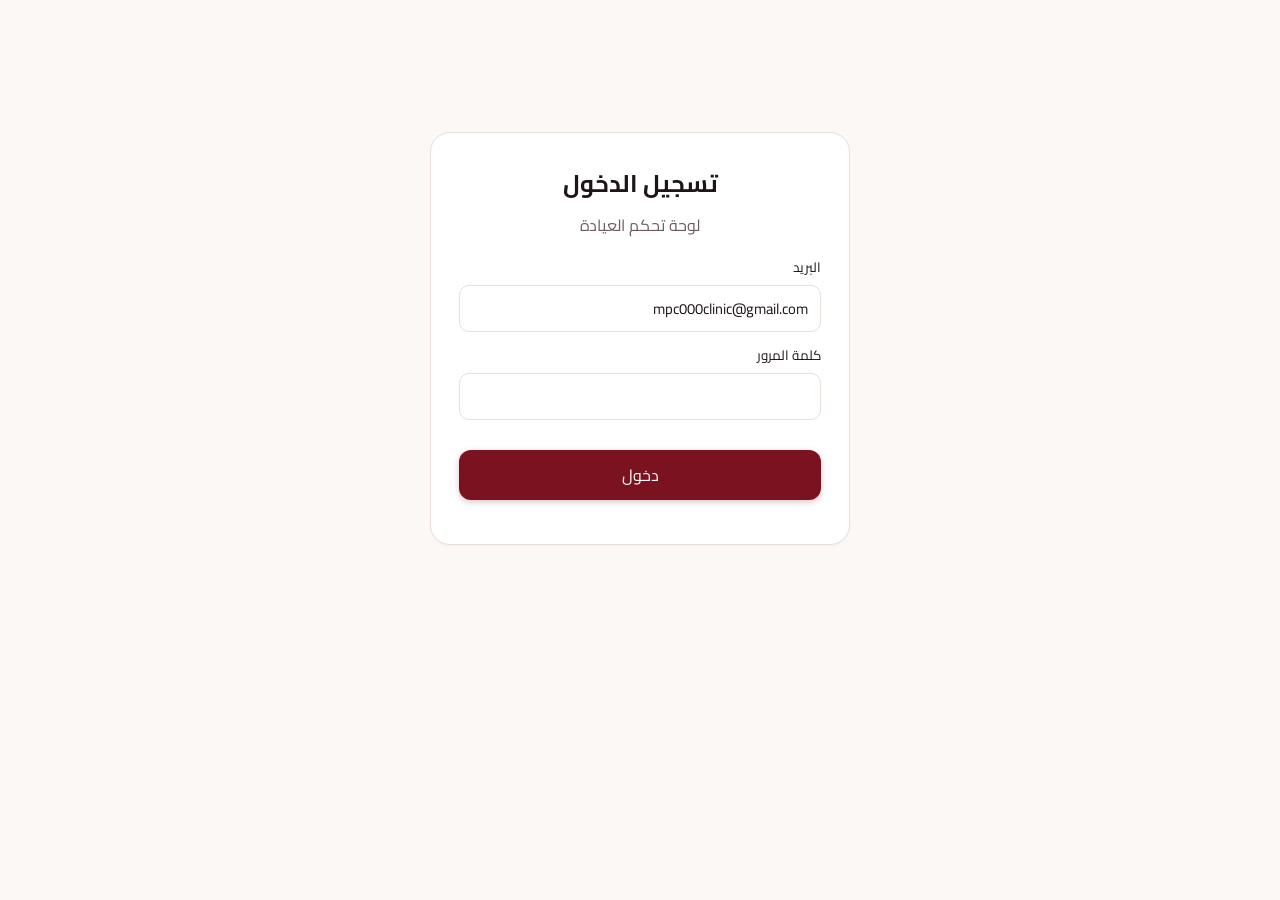
<file: admin.html>
<!DOCTYPE html><html lang="ar" dir="rtl"><head><meta charset="utf-8"><meta name="viewport" content="width=device-width,initial-scale=1"><meta name="robots" content="noindex,nofollow"><title>لوحة التحكم | عيادة قطتي الأليفة</title>
<link rel="icon" type="image/svg+xml" href="favicon.svg">
<link rel="preconnect" href="https://fonts.googleapis.com"><link href="https://fonts.googleapis.com/css2?family=Cairo:wght@400;600;700&display=swap" rel="stylesheet">
<style>
:root{--pri:#7a1220;--pri2:#d8344a;--bg:#fbf8f6;--card:#fff;--bd:#eadfd9;--mut:#6f5b5f;--acc:#fbe6e8;--fg:#1f1416;--red:#7a1220;--rose:#d8344a;--cream:#fbf8f6;--line:#eadfd9;--r:12px}
*{box-sizing:border-box}body{margin:0;font-family:Cairo,Tahoma,Arial,sans-serif;background:var(--bg);color:var(--fg)}
.shell{display:flex;min-height:100vh}
.side{width:260px;background:var(--bg);border-inline-end:1px solid var(--bd);display:flex;flex-direction:column;position:sticky;top:0;height:100vh;flex:none}
.side[hidden],.top[hidden]{display:none}
.brand{display:flex;align-items:center;gap:10px;padding:16px;border-bottom:1px solid var(--bd)}
.logo{width:36px;height:36px;border-radius:10px;background:var(--pri);color:#fff;display:grid;place-items:center;font-weight:700}
.brand b{display:block;font-size:.95rem}.brand small{color:var(--mut);font-size:.72rem}
.nav{display:flex;flex-direction:column;gap:2px;padding:10px;flex:1;overflow:auto}
.nav .gl{font-size:.75rem;color:var(--mut);padding:6px 10px}
.nav button,.sfoot button,.sfoot a{display:flex;align-items:center;gap:10px;background:none;border:0;border-radius:10px;padding:10px 12px;font:inherit;font-size:.92rem;color:var(--fg);cursor:pointer;text-align:start;width:100%;text-decoration:none}
.nav button:hover,.sfoot button:hover,.sfoot a:hover{background:#f3ebe7}.nav button.on{background:var(--acc);color:var(--pri);font-weight:600}
.nav svg,.sfoot svg{width:18px;height:18px;flex:none;stroke:currentColor;fill:none;stroke-width:2;stroke-linecap:round;stroke-linejoin:round}
.sfoot{border-top:1px solid var(--bd);padding:10px}
.mainc{flex:1;min-width:0}
.top{height:56px;border-bottom:1px solid var(--bd);display:flex;align-items:center;gap:10px;padding:0 16px;background:var(--bg);position:sticky;top:0;z-index:6}
.top button{background:none;border:0;cursor:pointer;padding:6px;border-radius:8px;display:grid}.top button:hover{background:#f3ebe7}.top svg{width:20px;height:20px;stroke:currentColor;fill:none;stroke-width:2}
main{max-width:1000px;margin:0 auto;padding:24px 20px 60px}
.ph{display:flex;justify-content:space-between;align-items:flex-start;gap:12px;margin-bottom:18px;flex-wrap:wrap}
.ph h2{margin:0;font-size:1.6rem}.ph p{margin:4px 0 0;color:var(--mut);font-size:.9rem}
.box{background:var(--card);border:1px solid var(--bd);border-radius:16px;padding:18px;margin-bottom:16px;box-shadow:0 1px 2px rgba(60,20,25,.04)}
.box h3{font-size:1.05rem;margin:0 0 8px}
input,select,textarea{font:inherit;font-size:.92rem;padding:9px 12px;border:1px solid var(--bd);border-radius:10px;width:100%;background:#fff;color:var(--fg)}
input:focus,textarea:focus{outline:2px solid var(--pri2);outline-offset:-1px;border-color:var(--pri2)}
textarea{min-height:64px}
label{display:block;font-size:.84rem;margin:10px 0 5px;color:var(--fg)}
button.p{background:var(--pri);color:#fff;border:0;border-radius:var(--r);padding:10px 20px;font:inherit;cursor:pointer;box-shadow:0 2px 6px rgba(122,18,32,.25)}
button.p:hover{background:var(--pri2)}button.p:disabled{opacity:.6}
button.s{background:#fff;border:1px solid var(--bd);color:var(--fg);border-radius:var(--r);padding:8px 14px;font:inherit;cursor:pointer}button.s:hover{background:var(--acc);border-color:var(--pri2)}
button.d{background:#fff;border:1px solid #efc4c4;color:#b42525;border-radius:var(--r);padding:8px 14px;font:inherit;cursor:pointer}button.d:hover{background:#fdeeee}
.login{max-width:420px;margin:12vh auto;padding:28px;border-radius:20px}.login h2{text-align:center;margin:0 0 4px}.login .sub{text-align:center;color:var(--mut);margin:0 0 14px}.login button.p{width:100%;margin-top:14px}
.msg{margin:10px 0;padding:10px 12px;border-radius:10px;background:#fff0f0;color:#a11;display:none}.msg.ok{background:#eefaf1;color:#176b34}
.row{display:grid;grid-template-columns:70px 1.1fr 2fr .8fr .8fr auto;gap:10px;align-items:center;border-bottom:1px solid var(--bd);padding:12px 0}.row:last-child{border:0}
.row img{width:60px;height:75px;object-fit:cover;border-radius:10px;border:1px solid var(--bd)}
.row.hid{opacity:.55}.acts{display:flex;gap:6px;flex-wrap:wrap}
.grid2{display:grid;grid-template-columns:repeat(auto-fit,minmax(180px,1fr));gap:10px}
small{color:var(--mut)}
.savebar{position:sticky;top:64px;z-index:5;display:flex;gap:10px;align-items:center;justify-content:flex-end}
.savebar[hidden]{display:none}
.fr{display:grid;grid-template-columns:1fr 1fr;gap:10px;margin:6px 0}
.it{border-bottom:1px solid var(--bd);padding:12px 0}.it:last-child{border:0}
.hd{display:flex;align-items:center;gap:8px;margin:4px 0}.hd input[type=checkbox]{width:18px;height:18px;accent-color:var(--pri)}
.ltr{direction:ltr;text-align:left}
.stats{display:grid;grid-template-columns:repeat(auto-fit,minmax(200px,1fr));gap:14px;margin-bottom:16px}
.stat{background:#fff;border:1px solid var(--bd);border-radius:16px;padding:18px;display:flex;flex-direction:column;gap:6px;cursor:pointer}
.stat span{color:var(--mut);font-size:.9rem}.stat b{font-size:2rem}.stat small{font-size:.78rem}
.stat:hover{border-color:var(--pri2)}
.steps{list-style:none;margin:0;padding:0;display:grid;gap:10px;color:var(--mut)}
@media(max-width:860px){.side{position:fixed;inset-block:0;inset-inline-start:0;z-index:20;transform:translateX(100%);transition:.2s;box-shadow:0 0 30px rgba(0,0,0,.2)}.side.open{transform:none}.row{grid-template-columns:70px 1fr}.row>*:nth-child(n+3){grid-column:1/-1}.fr{grid-template-columns:1fr}}

.lst{background:#fff;border:1px solid var(--bd);border-radius:16px;overflow:hidden}
.li{display:flex;align-items:center;gap:12px;padding:12px 14px;border-bottom:1px solid var(--bd);background:#fff}.li:last-child{border:0}
.li.off .mt,.li.off .th,.li.off .ic{opacity:.5}.li.drg{opacity:.4}
.grip{color:#b5a7aa;cursor:grab;display:grid;padding:4px}.grip svg{width:16px;height:16px;stroke:currentColor;fill:none;stroke-width:2}
.th{width:48px;height:48px;border-radius:10px;object-fit:cover;background:var(--acc);border:1px solid var(--bd);flex:none}
.ic{width:40px;height:40px;border-radius:10px;background:var(--acc);color:var(--pri);display:grid;place-items:center;flex:none}.ic svg{width:18px;height:18px;stroke:currentColor;fill:none;stroke-width:2}
.mt{flex:1;min-width:0}.tt{font-weight:600;display:flex;gap:8px;align-items:center;flex-wrap:wrap}.sb{font-size:.8rem;color:var(--mut);margin-top:2px}
.chip{font-size:.72rem;font-weight:400;border:1px solid var(--bd);border-radius:999px;padding:1px 10px;color:var(--fg);background:#fff}
.ac{display:flex;align-items:center;gap:10px;flex:none}
.ib{background:none;border:0;border-radius:8px;padding:7px;cursor:pointer;color:var(--fg);display:grid}.ib:hover{background:var(--acc)}.ib.t{color:var(--pri)}.ib svg{width:17px;height:17px;stroke:currentColor;fill:none;stroke-width:2}
.swt{position:relative;display:inline-block;width:44px;height:24px;margin:0;flex:none}
.swt input{position:absolute;inset:0;width:100%;height:100%;margin:0;opacity:0;cursor:pointer;padding:0;border:0}
.swt i{position:absolute;inset:0;border-radius:99px;background:#d6cdcb;transition:.15s;pointer-events:none}
.swt i:after{content:"";position:absolute;top:2px;left:2px;width:20px;height:20px;border-radius:50%;background:#fff;box-shadow:0 1px 3px rgba(0,0,0,.3);transition:.15s}
.swt input:checked+i{background:var(--pri)}.swt input:checked+i:after{left:22px}
.ov{position:fixed;inset:0;background:rgba(20,10,12,.55);z-index:50;display:grid;place-items:center;padding:16px}
.dlg{background:var(--bg);width:100%;max-width:720px;max-height:92vh;border-radius:18px;display:flex;flex-direction:column;position:relative;box-shadow:0 20px 60px rgba(0,0,0,.35)}
.dlg h3{margin:22px 24px 2px;font-size:1.15rem}.dlg .sub{margin:0 24px 8px;color:var(--mut);font-size:.88rem}
.dlg .x{position:absolute;top:14px;inset-inline-end:16px;background:none;border:0;font-size:1.4rem;cursor:pointer;color:var(--fg);line-height:1}
.dlg .db{padding:6px 24px 10px;overflow:auto;flex:1}.dlg .df{display:flex;gap:10px;justify-content:flex-start;padding:14px 24px;border-top:1px solid var(--bd)}
.dlg .mh{display:none}.dlg .it{border:0;padding:6px 0}.dlg .itg>.it{border-bottom:1px solid var(--bd)}
.dlg .msg{margin:8px 0}
.pv{width:100%;max-height:260px;object-fit:contain;border-radius:12px;border:2px dashed var(--bd);background:#fff;padding:6px}
.row3{display:grid;grid-template-columns:repeat(3,1fr);gap:10px}.row2{display:grid;grid-template-columns:1fr 1fr;gap:10px}
.toast{position:fixed;bottom:22px;inset-inline-start:50%;transform:translateX(50%);background:#fff;border:1px solid var(--bd);border-radius:12px;padding:10px 18px;box-shadow:0 6px 24px rgba(0,0,0,.18);z-index:80}
html[dir=ltr] .toast{transform:translateX(-50%)}
.toast.ok{color:#176b34}.toast.er{color:#a11}
@media(max-width:700px){.row3,.row2{grid-template-columns:1fr}.ac{gap:4px}}
</style></head><body>
<div class="shell"><aside class="side" id="side" hidden><div class="brand"><div class="logo">ق</div><div><b>لوحة التحكم</b><small>عيادة قطتي الأليفة</small></div></div>
<div class="nav" id="tabs"><div class="gl">الإدارة</div><button data-t="ov" class="on"><svg viewBox="0 0 24 24"><rect x="3" y="3" width="7" height="7" rx="1"/><rect x="14" y="3" width="7" height="7" rx="1"/><rect x="3" y="14" width="7" height="7" rx="1"/><rect x="14" y="14" width="7" height="7" rx="1"/></svg>نظرة عامة</button><button data-t="pr"><svg viewBox="0 0 24 24"><path d="M6 2 3 6v14a2 2 0 0 0 2 2h14a2 2 0 0 0 2-2V6l-3-4z"/><path d="M3 6h18"/><path d="M16 10a4 4 0 0 1-8 0"/></svg>المنتجات</button><button data-t="of"><svg viewBox="0 0 24 24"><path d="M12 2H2v10l9.3 9.3a1 1 0 0 0 1.4 0l8.6-8.6a1 1 0 0 0 0-1.4z"/><circle cx="7" cy="7" r="1"/></svg>العروض</button><button data-t="sv"><svg viewBox="0 0 24 24"><path d="M11 2v2M5 2v2M5 3H4a2 2 0 0 0-2 2v4a6 6 0 0 0 12 0V5a2 2 0 0 0-2-2h-1"/><path d="M8 15a6 6 0 0 0 12 0v-3"/><circle cx="20" cy="10" r="2"/></svg>الخدمات</button><button data-t="dr"><svg viewBox="0 0 24 24"><circle cx="12" cy="8" r="4"/><path d="M4 21a8 8 0 0 1 16 0"/></svg>الأطباء</button><button data-t="ct"><svg viewBox="0 0 24 24"><path d="M22 16.9v3a2 2 0 0 1-2.2 2 19.8 19.8 0 0 1-8.6-3.1 19.5 19.5 0 0 1-6-6A19.8 19.8 0 0 1 2.1 4.2 2 2 0 0 1 4.1 2h3a2 2 0 0 1 2 1.7c.1 1 .4 1.9.7 2.8a2 2 0 0 1-.5 2.1L8.1 9.9a16 16 0 0 0 6 6l1.3-1.3a2 2 0 0 1 2.1-.4c.9.3 1.8.6 2.8.7a2 2 0 0 1 1.7 2z"/></svg>التواصل</button><button data-t="tx"><svg viewBox="0 0 24 24"><path d="M14 2H6a2 2 0 0 0-2 2v16a2 2 0 0 0 2 2h12a2 2 0 0 0 2-2V8z"/><path d="M14 2v6h6M8 13h8M8 17h8"/></svg>النصوص</button><button data-t="ac"><svg viewBox="0 0 24 24"><circle cx="9" cy="8" r="4"/><path d="M2 21a7 7 0 0 1 14 0M19 8v6M16 11h6"/></svg>حسابي</button></div>
<div class="sfoot"><button id="out"><svg viewBox="0 0 24 24"><path d="M9 21H5a2 2 0 0 1-2-2V5a2 2 0 0 1 2-2h4M16 17l5-5-5-5M21 12H9"/></svg>تسجيل الخروج</button><a href="index.html" target="_blank">← عرض الموقع</a></div></aside>
<div class="mainc"><div class="top" id="topb" hidden><button id="tg" aria-label="القائمة"><svg viewBox="0 0 24 24"><rect x="3" y="3" width="18" height="18" rx="2"/><path d="M15 3v18"/></svg></button><span>لوحة تحكم العيادة</span></div>
<main>
<div id="loginBox" class="box login"><h2>تسجيل الدخول</h2><p class="sub">لوحة تحكم العيادة</p>
<form id="lf"><label>البريد</label><input id="em" type="email" autocomplete="username" value="mpc000clinic@gmail.com" required><label>كلمة المرور</label><input id="pw" type="password" autocomplete="current-password" required><div id="lm" class="msg"></div><p><button class="p" type="submit">دخول</button></p></form></div>
<div id="app" hidden>
<div class="ph"><div><h2 id="phT"></h2><p id="phS"></p></div><div id="phA"></div><div class="savebar" id="savebar" hidden><span id="sm" class="msg" style="display:none;margin:0"></span><button class="p" id="saveAll">حفظ التغييرات</button></div></div>
<div id="p_ov" class="pn"></div><div id="p_ac" class="pn" hidden><div class="box"><h3 style="margin-top:0">تغيير كلمة مرور اللوحة</h3><label>كلمة المرور الجديدة (8 أحرف على الأقل)</label><input id="npw" type="password" autocomplete="new-password"><p><button class="s" id="npb">تغيير كلمة المرور</button></p><div id="npm" class="msg"></div></div></div><div id="p_of" class="pn" hidden></div><div id="p_sv" class="pn" hidden></div><div id="p_dr" class="pn" hidden></div><div id="p_ct" class="pn" hidden></div><div id="p_tx" class="pn" hidden></div>
<div id="p_pr" class="pn" hidden><div class="lst" id="list">جارٍ التحميل...</div></div>
</div></main></div></div>
<script>
var U='https://bfmunmgztdenyqyhamsx.supabase.co',K='sb_publishable_nEiXYTbsP7gFM0BaUZY3vQ_SLBuko5D';
var $=function(i){return document.getElementById(i)},S=null;
function msg(el,t,ok){el.textContent=t;el.className='msg'+(ok?' ok':'');el.style.display=t?'block':'none'}
function save(s){S=s;if(s)localStorage.setItem('mpcAdmin',JSON.stringify({r:s.refresh_token}));else localStorage.removeItem('mpcAdmin')}
function tok(b){return fetch(U+'/auth/v1/token?grant_type='+b.g,{method:'POST',headers:{apikey:K,'Content-Type':'application/json'},body:JSON.stringify(b.b)}).then(function(r){return r.json().then(function(j){if(!r.ok)throw new Error(j.msg||j.error_description||'خطأ');return j})})}
function api(path,opt){opt=opt||{};opt.headers=Object.assign({apikey:K,Authorization:'Bearer '+S.access_token,'Content-Type':'application/json'},opt.headers||{});return fetch(U+path,opt).then(function(r){if(r.status===401&&!opt._r){return tok({g:'refresh_token',b:{refresh_token:S.refresh_token}}).then(function(j){save(j);opt._r=1;return api(path,opt)})}return r})}
function show(on){$('loginBox').hidden=on;$('app').hidden=!on;$('side').hidden=!on;$('topb').hidden=!on;if(on){loadC().then(function(){if(!$('p_ov').hidden)renderOv()});load();go('ov')}}
$('lf').onsubmit=function(e){e.preventDefault();msg($('lm'),'');tok({g:'password',b:{email:$('em').value.trim(),password:$('pw').value}}).then(function(j){save(j);show(true);load()}).catch(function(x){msg($('lm'),'تعذر الدخول. تأكد من البريد وكلمة المرور.')})};
$('out').onclick=function(){save(null);show(false)};
function esc(s){return String(s).replace(/[&<>"]/g,function(c){return{'&':'&amp;','<':'&lt;','>':'&gt;','"':'&quot;'}[c]})}
var rows=[];
function load(){api('/rest/v1/products?select=*&order=sort.asc,id.asc').then(function(r){return r.json()}).then(function(j){rows=j;draw();if(!$('p_ov').hidden)renderOv()}).catch(function(){$('list').textContent='تعذر التحميل'})}

var IC={pen:'<svg viewBox="0 0 24 24"><path d="M12 20h9"/><path d="M16.5 3.5a2.1 2.1 0 0 1 3 3L7 19l-4 1 1-4z"/></svg>',tr:'<svg viewBox="0 0 24 24"><path d="M3 6h18M8 6V4h8v2M19 6l-1 14H6L5 6M10 11v6M14 11v6"/></svg>',gr:'<svg viewBox="0 0 24 24"><circle cx="9" cy="6" r="1"/><circle cx="15" cy="6" r="1"/><circle cx="9" cy="12" r="1"/><circle cx="15" cy="12" r="1"/><circle cx="9" cy="18" r="1"/><circle cx="15" cy="18" r="1"/></svg>',im:'<svg viewBox="0 0 24 24"><rect x="3" y="3" width="18" height="18" rx="2"/><circle cx="9" cy="9" r="2"/><path d="M21 15l-5-5L5 21"/></svg>',tg:'<svg viewBox="0 0 24 24"><path d="M12 2H2v10l9.3 9.3a1 1 0 0 0 1.4 0l8.6-8.6a1 1 0 0 0 0-1.4z"/><circle cx="7" cy="7" r="1"/></svg>',us:'<svg viewBox="0 0 24 24"><circle cx="12" cy="8" r="4"/><path d="M4 21a8 8 0 0 1 16 0"/></svg>'};
function toast(t,ok){var e=document.createElement('div');e.className='toast '+(ok?'ok':'er');e.textContent=t;document.body.appendChild(e);setTimeout(function(){e.remove()},2600)}
function swt(on,a){return '<label class="swt"><input type="checkbox" data-a="'+a+'"'+(on?' checked':'')+'><i></i></label>'}
function ib(a,i,t){return '<button class="ib'+(t?' t':'')+'" data-a="'+a+'">'+IC[i]+'</button>'}
function openModal(o){var ov=document.createElement('div');ov.className='ov';ov.innerHTML='<div class="dlg" role="dialog"><button class="x" aria-label="إغلاق">&times;</button><h3></h3><p class="sub"></p><div class="db"></div><div class="df"><button class="p" data-s>'+(o.ok||'حفظ')+'</button><button class="s" data-c>إلغاء</button></div></div>';
 ov.querySelector('h3').textContent=o.title;ov.querySelector('.sub').textContent=o.sub||'';var db=ov.querySelector('.db');if(o.node)db.appendChild(o.node);else db.innerHTML=o.html;
 var m=document.createElement('div');m.className='msg';db.appendChild(m);document.body.appendChild(ov);var done=false;
 function close(ok){if(done)return;done=true;if(o.home&&o.node)o.home.appendChild(o.node);ov.remove();if(!ok&&o.onCancel)o.onCancel()}
 ov.querySelector('.x').onclick=function(){close()};ov.querySelector('[data-c]').onclick=function(){close()};ov.onmousedown=function(e){if(e.target===ov)close()};
 ov.querySelector('[data-s]').onclick=function(){var b=this;b.disabled=true;msg(m,'');Promise.resolve().then(function(){return o.onSave(db)}).then(function(){close(true)}).catch(function(e){msg(m,(e&&e.message)||'لم يتم الحفظ')}).then(function(){b.disabled=false})};
 var f=db.querySelector('input:not([type=hidden]),textarea');f&&f.focus&&f.focus();return close}
function sortable(el,cb){var from=null;el.addEventListener('dragstart',function(e){var r=e.target.closest&&e.target.closest('[data-ix]');if(!r)return;from=+r.dataset.ix;e.dataTransfer.effectAllowed='move';try{e.dataTransfer.setData('text','x')}catch(x){}r.classList.add('drg')});
 el.addEventListener('dragover',function(e){if(from!==null)e.preventDefault()});el.addEventListener('drop',function(e){var r=e.target.closest('[data-ix]');if(r&&from!==null){e.preventDefault();var to=+r.dataset.ix;var f=from;from=null;if(to!==f)cb(f,to)}});
 el.addEventListener('dragend',function(){from=null;[].forEach.call(el.querySelectorAll('.drg'),function(x){x.classList.remove('drg')})})}
/* products */
function draw(){var h='';rows.forEach(function(p,i){var ch=[p.brand,p.size].filter(Boolean).map(function(c){return '<span class="chip">'+esc(c)+'</span>'}).join('');
 h+='<div class="li'+(p.visible?'':' off')+'" draggable="true" data-ix="'+i+'"><span class="grip">'+IC.gr+'</span><img class="th" src="'+esc(p.image)+'" alt=""><div class="mt"><div class="tt">'+esc(p.name)+ch+'</div><div class="sb">'+esc(p.brand)+' • '+Number(p.price)+' SAR • سعر تقريبي</div></div><div class="ac">'+swt(p.visible,'vis')+ib('edit','pen')+ib('del','tr',1)+'</div></div>'});
 $('list').innerHTML=h||'<div class="li">لا توجد منتجات</div>'}
function pPatch(id,o){return api('/rest/v1/products?id=eq.'+id,{method:'PATCH',headers:{Prefer:'return=minimal'},body:JSON.stringify(Object.assign({updated_at:new Date().toISOString()},o))}).then(function(r){if(!r.ok)throw 0})}
function prodDialog(p){var n=!p;p=p||{brand:'',name:'',size:'',price:'',image:'',visible:true};
 var html='<div class="row2"><div><label>الماركة *</label><input id="pd_b" value="'+esc(p.brand)+'"></div><div><label>اسم المنتج *</label><input id="pd_n" value="'+esc(p.name)+'"></div></div><div class="row3"><div><label>السعر (ر.س) *</label><input id="pd_p" type="number" min="0" step="1" value="'+(p.price===''?'':Number(p.price))+'"></div><div><label>الحجم (اختياري)</label><input id="pd_s" value="'+esc(p.size)+'" placeholder="1.5 kg"></div><div><label>الحالة</label><label class="hd" style="margin-top:8px">'+swt(p.visible,'pv')+' ظاهر في المتجر</label></div></div><label>صورة المنتج</label>'+(p.image?'<img class="pv" id="pd_i" src="'+esc(p.image)+'">':'<img class="pv" id="pd_i" style="display:none">')+'<div class="row2"><div><label>رفع صورة (استبدال)</label><input id="pd_f" type="file" accept="image/*"></div><div><label>أو ألصق رابط الصورة</label><input id="pd_u" class="ltr" placeholder="https://"></div></div><small>الأبعاد المقترحة: مربعة أو طولية · حد أقصى 5MB</small>';
 openModal({title:n?'منتج جديد':'تعديل المنتج',sub:'بيانات المنتج (الأسعار تقريبية)',html:html,onSave:function(d){var g=function(i){return d.querySelector('#'+i)},b=g('pd_b').value.trim(),nm=g('pd_n').value.trim(),pr=Number(g('pd_p').value),f=g('pd_f').files[0],u=g('pd_u').value.trim(),vis=d.querySelector('[data-a=pv]').checked;
  if(!b||!nm||g('pd_p').value===''||!(pr>=0))throw new Error('اكتب الماركة والاسم والسعر');if(!p.image&&!f&&!u)throw new Error('اختر صورة أو ألصق رابطها');
  var img=f?resize(f).then(function(bl){var fn='p'+Date.now()+'.webp';return api('/storage/v1/object/products/'+fn,{method:'POST',headers:{'Content-Type':'image/webp'},body:bl}).then(function(r){if(!r.ok)throw 0;return U+'/storage/v1/object/public/products/'+fn})}):Promise.resolve(u||p.image);
  return img.then(function(url){var o={brand:b,name:nm,size:g('pd_s').value.trim(),price:pr,visible:vis,image:url};if(n){o.sort=rows.reduce(function(m,r){return Math.max(m,r.sort)},0)+1;return api('/rest/v1/products',{method:'POST',headers:{Prefer:'return=minimal'},body:JSON.stringify(o)}).then(function(r){if(!r.ok)throw 0})}return pPatch(p.id,o)}).then(function(){toast('تم الحفظ',1);load()}).catch(function(){throw new Error('لم يتم الحفظ')})}});
 setTimeout(function(){var f=document.getElementById('pd_f');f&&(f.onchange=function(){var x=f.files[0];if(x){var im=document.getElementById('pd_i');im.src=URL.createObjectURL(x);im.style.display=''}})},0)}
$('list').addEventListener('click',function(e){var b=e.target.closest('[data-a]');if(!b)return;var row=b.closest('.li'),p=rows[+row.dataset.ix],a=b.dataset.a;
 if(a==='edit')prodDialog(p);
 if(a==='vis'){var v=b.checked;pPatch(p.id,{visible:v}).then(function(){p.visible=v;draw();toast(v?'ظاهر في المتجر':'مخفي من المتجر',1)}).catch(function(){draw();toast('لم يتم الحفظ')})}
 if(a==='del'){if(confirm('حذف هذا المنتج نهائيًا؟ (لو عايز تخفيه بس استخدم المفتاح)'))api('/rest/v1/products?id=eq.'+p.id,{method:'DELETE'}).then(function(){toast('تم الحذف',1);load()})}});
sortable($('list'),function(f,t){var it=rows.splice(f,1)[0];rows.splice(t,0,it);var ps=[];rows.forEach(function(r,i){if(r.sort!==i+1){r.sort=i+1;ps.push(pPatch(r.id,{sort:i+1}))}});draw();Promise.all(ps).then(function(){toast('تم حفظ الترتيب',1)}).catch(function(){toast('لم يتم حفظ الترتيب');load()})});

function resize(file){return new Promise(function(res,rej){var im=new Image(),u=URL.createObjectURL(file);im.onload=function(){var W=480,H=600,c=document.createElement('canvas');c.width=W;c.height=H;var x=c.getContext('2d');x.fillStyle='#fff';x.fillRect(0,0,W,H);var s=Math.min(W/im.width,H/im.height);var w=im.width*s,h=im.height*s;x.drawImage(im,(W-w)/2,(H-h)/2,w,h);c.toBlob(function(b){b?res(b):rej()},'image/webp',.8)};im.onerror=rej;im.src=u})}
(function(){var s=null;try{s=JSON.parse(localStorage.getItem('mpcAdmin'))}catch(e){}if(s&&s.r){tok({g:'refresh_token',b:{refresh_token:s.r}}).then(function(j){save(j);show(true);load()}).catch(function(){save(null)})}})();

var D={"t": {"brand": {"ar": "My Pet Cat", "en": "My Pet Cat Clinic"}, "branch": {"ar": "عيادة قطتي الأليفة", "en": "عيادة قطتي الأليفة"}, "nHome": {"ar": "الرئيسية", "en": "Home"}, "nOffers": {"ar": "العروض", "en": "Offers"}, "nServices": {"ar": "الخدمات", "en": "Services"}, "nShop": {"ar": "المتجر", "en": "Shop"}, "nAbout": {"ar": "من نحن", "en": "About us"}, "nContact": {"ar": "تواصل معنا", "en": "Contact"}, "hdrWa": {"ar": "احجز عبر واتساب", "en": "Book on WhatsApp"}, "langBtn": {"ar": "English", "en": "العربية"}, "langAria": {"ar": "Switch to English", "en": "التبديل إلى العربية"}, "themeAria": {"ar": "تبديل الوضع الليلي والنهاري", "en": "Toggle dark and light mode"}, "menuBtn": {"ar": "القائمة", "en": "Menu"}, "wa": {"ar": "السلام عليكم، حابب أحجز موعد لقطتي في عيادة قطتي الأليفة", "en": "Hello, I would like to book an appointment for my cat at My Pet Cat Clinic"}, "badge": {"ar": "عيادة بيطرية للقطط والكلاب", "en": "Veterinary clinic for cats and dogs"}, "h1": {"ar": "عيادة قطتي الأليفة<br>الحمرا", "en": "My Pet Cat Clinic<br>Al Hamra"}, "heroP": {"ar": "رعاية بيطرية متخصصة لقطتك وكلبك بكل حب واحتراف، في بيئة آمنة تشبه المنزل.", "en": "Specialized veterinary care for your cat or dog, with love and professionalism, in a safe, home-like environment."}, "contactUs": {"ar": "تواصل معنا", "en": "Contact us"}, "call": {"ar": "اتصل الآن", "en": "Call now"}, "book": {"ar": "احجز الآن", "en": "Book now"}, "bookT": {"ar": "اختر طريقة الحجز", "en": "Choose how to book"}, "menuAria": {"ar": "اختر طريقة الحجز", "en": "Choose how to book"}, "mWa": {"ar": "واتساب", "en": "WhatsApp"}, "mIg": {"ar": "إنستجرام", "en": "Instagram"}, "mFb": {"ar": "فيسبوك", "en": "Facebook"}, "offT": {"ar": "العروض الحالية", "en": "Current offers"}, "offS": {"ar": "عروضنا الجديدة تظهر هنا.", "en": "Our latest offers appear here."}, "svcT": {"ar": "خدماتنا", "en": "Our services"}, "svcS": {"ar": "خدمات بيطرية للقطط والكلاب", "en": "Veterinary services for cats and dogs"}, "s1t": {"ar": "الكشف والتشخيص", "en": "Examination & Diagnosis"}, "s1l": {"ar": "EXAMINATION & DIAGNOSIS", "en": "الكشف والتشخيص"}, "s1d": {"ar": "فحص شامل وتشخيص لحالة قطتك أو كلبك.", "en": "A thorough check-up and diagnosis for your cat or dog."}, "s2t": {"ar": "التطعيمات", "en": "Vaccinations"}, "s2l": {"ar": "VACCINATIONS", "en": "التطعيمات"}, "s2d": {"ar": "التطعيمات الأساسية والدورية للقطط والكلاب، صغارًا وكبارًا.", "en": "Core and yearly vaccines for cats and dogs, young and adult."}, "s3t": {"ar": "الإقامة والرعاية", "en": "Boarding & Care"}, "s3l": {"ar": "BOARDING & CARE", "en": "الإقامة والرعاية"}, "s3d": {"ar": "إقامة مريحة وآمنة لقطتك أو كلبك أثناء سفرك.", "en": "A comfortable, safe stay for your cat or dog while you travel."}, "s4t": {"ar": "الجراحة", "en": "Surgery"}, "s4l": {"ar": "SURGERY", "en": "الجراحة"}, "s4d": {"ar": "عمليات جراحية للقطط والكلاب.", "en": "Surgery for cats and dogs."}, "s5t": {"ar": "التجميل والعناية", "en": "Grooming & Care"}, "s5l": {"ar": "GROOMING & CARE", "en": "التجميل والعناية"}, "s5d": {"ar": "استحمام وتجميل وعناية بالفرو للقطط والكلاب.", "en": "Bathing, styling and coat care for cats and dogs."}, "s6t": {"ar": "صحة الأسنان", "en": "Dental Care"}, "s6l": {"ar": "DENTAL CARE", "en": "صحة الأسنان"}, "s6d": {"ar": "تنظيف الأسنان وعلاجها للقطط والكلاب.", "en": "Teeth cleaning and dental treatment for cats and dogs."}, "s7t": {"ar": "المختبر والتحاليل", "en": "Laboratory & Tests"}, "s7l": {"ar": "LABORATORY & TESTS", "en": "المختبر والتحاليل"}, "s7d": {"ar": "تحاليل مخبرية لقطتك أو كلبك.", "en": "Lab tests for your cat or dog."}, "s8t": {"ar": "التغذية والاستشارة", "en": "Nutrition & Consultation"}, "s8l": {"ar": "NUTRITION & CONSULTATION", "en": "التغذية والاستشارة"}, "s8d": {"ar": "خطة تغذية تناسب عمر قطتك أو كلبك وحالته.", "en": "A feeding plan that fits your cat's or dog's age and health."}, "whyT": {"ar": "لماذا عيادة قطتي الأليفة؟", "en": "Why My Pet Cat Clinic?"}, "whyS": {"ar": "ما يميزنا باختصار", "en": "What we offer, in short"}, "w1t": {"ar": "للقطط والكلاب", "en": "For cats and dogs"}, "w1d": {"ar": "نرعى القطط والكلاب في مكان واحد، ونراعي اختلاف احتياجات كل منهما.", "en": "We care for cats and dogs in one place, and respect what each one needs."}, "w2t": {"ar": "خدمات متكاملة", "en": "Complete services"}, "w2d": {"ar": "من الكشف والتطعيمات إلى الجراحة والتحاليل والتغذية، كل ما يحتاجه حيوانك الأليف.", "en": "From check-ups and vaccines to surgery, tests and nutrition, everything your pet needs."}, "w3t": {"ar": "تواصل سهل", "en": "Easy to reach"}, "w3d": {"ar": "احجز أو اسأل عبر واتساب أو إنستجرام أو بالاتصال المباشر.", "en": "Book or ask through WhatsApp, Instagram or a direct call."}, "w4t": {"ar": "في حي الحمرا بجدة", "en": "In Al Hamra, Jeddah"}, "w4d": {"ar": "حسين الشبكشي، مقابل الموارد البشرية.", "en": "Hussein Al-Shabakshi, opposite Human Resources."}, "brT": {"ar": "فرعنا", "en": "Our branch"}, "brS": {"ar": "تجدنا في حي الحمرا بجدة", "en": "Find us in Al Hamra, Jeddah"}, "brName": {"ar": "جدة - الحمرا", "en": "Jeddah - Al Hamra"}, "brAddr": {"ar": "حي الحمرا، حسين الشبكشي،<br>مقابل الموارد البشرية، جدة", "en": "Al Hamra District, Hussein Al-Shabakshi Street,<br>opposite Human Resources, Jeddah"}, "brAddrS": {"ar": "حي الحمرا، جدة، المملكة العربية السعودية", "en": "Al Hamra, Jeddah, Saudi Arabia"}, "dir": {"ar": "الاتجاهات", "en": "Directions"}, "prof": {"ar": "شاهد الملف والتقييمات", "en": "View profile & reviews"}, "mapLink": {"ar": "عرض الموقع على الخريطة", "en": "View on map"}, "phoneL": {"ar": "الهاتف", "en": "Phone"}, "waL": {"ar": "واتساب", "en": "WhatsApp"}, "locL": {"ar": "الموقع", "en": "Location"}, "openMap": {"ar": "افتح في الخرائط", "en": "Open in Maps"}, "quick": {"ar": "روابط سريعة", "en": "Quick links"}, "ourBr": {"ar": "فرعنا", "en": "Our branch"}, "footP": {"ar": "عيادة بيطرية للقطط والكلاب في حي الحمرا بجدة.", "en": "A veterinary clinic for cats and dogs in Al Hamra, Jeddah."}, "copy": {"ar": "© عيادة قطتي الأليفة - الحمرا. جميع الحقوق محفوظة", "en": "© My Pet Cat Clinic - Al Hamra. All rights reserved"}, "folT": {"ar": "تابعنا على منصات التواصل", "en": "Follow us on social media"}, "folS": {"ar": "تواصل معنا وتابع جديدنا على المنصات التالية.", "en": "Reach us and follow our updates on these platforms."}, "folBadge": {"ar": "تابعنا", "en": "Follow us"}, "shopH": {"ar": "المتجر", "en": "Shop"}, "shopP": {"ar": "مستلزمات القطط والكلاب", "en": "Supplies for cats and dogs"}, "pApprox": {"ar": "سعر تقريبي", "en": "Approx. price"}, "pCur": {"ar": "ر.س", "en": "SAR"}, "pOrder": {"ar": "اطلب عبر واتساب", "en": "Order on WhatsApp"}, "pNote": {"ar": "الأسعار تقريبية وقد تتغير. راسلنا على واتساب لتأكيد السعر والتوفر.", "en": "Prices are approximate and may change. Message us on WhatsApp to confirm price and availability."}, "soonT": {"ar": "قريبًا", "en": "Coming soon"}, "soonD": {"ar": "نجهّز متجرًا لمستلزمات القطط والكلاب. تابعنا على إنستجرام أو راسلنا على واتساب لمعرفة موعد الافتتاح.", "en": "We are preparing a shop for cat and dog supplies. Follow us on Instagram or message us on WhatsApp to hear when it opens."}, "fAll": {"ar": "الكل", "en": "All"}, "fCat": {"ar": "قطط", "en": "Cats"}, "fDog": {"ar": "كلاب", "en": "Dogs"}, "orderWa": {"ar": "اطلب عبر واتساب", "en": "Order on WhatsApp"}, "ofH": {"ar": "العروض", "en": "Offers"}, "ofP": {"ar": "عروض عيادة قطتي الأليفة للقطط والكلاب", "en": "Offers for cats and dogs"}, "ofSoonD": {"ar": "نجهّز عروضنا القادمة. تابعنا على إنستجرام أو راسلنا على واتساب لتعرف أول بأول.", "en": "Our next offers are on the way. Follow us on Instagram or message us on WhatsApp to be the first to know."}, "svH": {"ar": "الخدمات", "en": "Services"}, "svP": {"ar": "خدمات بيطرية للقطط والكلاب", "en": "Veterinary services for cats and dogs"}, "svSoonD": {"ar": "نجهّز صفحة الخدمات بالتفصيل. يمكنك الآن الاستفسار عن أي خدمة عبر واتساب أو إنستجرام.", "en": "We are preparing a detailed services page. For now, ask about any service on WhatsApp or Instagram."}, "abH": {"ar": "من نحن", "en": "About us"}, "abP": {"ar": "عيادة بيطرية للقطط والكلاب في جدة", "en": "A veterinary clinic for cats and dogs in Jeddah"}, "stT": {"ar": "حكايتنا", "en": "Our tale"}, "stD": {"ar": "في حي الحمرا بجدة، عيادة قطتي الأليفة هي عيادة بيطرية قريبة لكل من يحب قطته أو كلبه. نرى في كل حيوان أليف فردًا من الأسرة، ونحرص أن تكون الزيارة هادئة ومطمئنة له ولصاحبه.", "en": "In Al Hamra, Jeddah, My Pet Cat Clinic is a neighbourhood vet for people who love their cats and dogs. We see every pet as part of the family and aim to make each visit calm and reassuring for them and for you."}, "viT": {"ar": "وجهتنا", "en": "Where we are heading"}, "viD": {"ar": "أن تعيش كل قطة وكلب في الحمرا برعاية تطمئن أصحابها، وأن نكون العيادة التي يعودون إليها بثقة.", "en": "A neighbourhood where every cat and dog is well cared for, and a clinic owners return to with confidence."}, "miT": {"ar": "رسالتنا", "en": "What we set out to do"}, "miD": {"ar": "أن نقدم رعاية بيطرية صادقة للقطط والكلاب، ونشرح لكل صاحب حيوان ما نفعله ولماذا، ونبقى قريبين منه.", "en": "To give cats and dogs honest veterinary care, explain to each owner what we do and why, and stay close by."}, "prmT": {"ar": "وعدنا", "en": "Our promise"}, "prmD": {"ar": "أن نستمع لك أولًا، ونجيب عن أسئلتك بوضوح، ونحترم قرارك لحيوانك الأليف.", "en": "To listen first, answer your questions clearly, and respect your decision for your pet."}, "vaT": {"ar": "قيمنا", "en": "Our values"}, "vaS": {"ar": "ما نؤمن به في عملنا كل يوم", "en": "What we stand for every day"}, "v1t": {"ar": "الصبر", "en": "Patience"}, "v1d": {"ar": "نعطي كل حيوان وقته ليهدأ ويعتاد علينا.", "en": "We give each pet the time it needs to settle."}, "v2t": {"ar": "الاحترام", "en": "Respect"}, "v2d": {"ar": "نحترم وقت صاحب الحيوان وأسئلته وقراره.", "en": "We respect owners' time, questions and decisions."}, "v3t": {"ar": "الهدوء", "en": "Calm"}, "v3d": {"ar": "نحرص على أجواء هادئة أثناء الزيارة.", "en": "We keep every visit calm."}, "v4t": {"ar": "الدفء", "en": "Warmth"}, "v4d": {"ar": "نستقبل كل أسرة بابتسامة وكأنها ضيفتنا في البيت.", "en": "We welcome every family warmly."}, "drT": {"ar": "أطباؤنا", "en": "Our doctors"}, "drS": {"ar": "فريق عيادة قطتي الأليفة - الحمرا", "en": "The My Pet Cat Clinic - Al Hamra team"}, "dr1": {"ar": "دكتورة شروق", "en": "Dr. Shorouk"}, "dr2": {"ar": "دكتور كريم", "en": "Dr. Karim"}, "ctH": {"ar": "تواصل معنا", "en": "Contact us"}, "ctP": {"ar": "يسعدنا خدمتك في أي وقت", "en": "We are happy to help"}, "ctNote": {"ar": "واتساب أسرع طريقة للحجز والاستفسار.", "en": "WhatsApp is the fastest way to book or ask."}, "goHome": {"ar": "العودة للرئيسية", "en": "Back to home"}, "prT": {"ar": "خصومات خاصة", "en": "Special discounts"}, "prP": {"ar": "خصومات خاصة على خدماتنا، شوف العروض", "en": "Special discounts on our services, see the offers"}, "prB": {"ar": "اذهب للعروض", "en": "Go to offers"}, "ofBanT": {"ar": "عروض آخر العام", "en": "Year-end offers"}, "ofBanD": {"ar": "من يوم 21 إلى 30 نوفمبر", "en": "From 21 to 30 November"}, "ofRule": {"ar": "الحجز المسبق شرط للاستفادة من العروض", "en": "Booking in advance is required to get the offers"}, "sar": {"ar": "ر.س", "en": "SAR"}, "insteadOf": {"ar": "بدلًا من", "en": "instead of"}, "ofSpecial": {"ar": "خصم خاص", "en": "Special discount"}, "ofVac": {"ar": "على جميع التطعيمات", "en": "on all vaccinations"}, "dogL": {"ar": "كلب كبير", "en": "Large dog"}, "dogM": {"ar": "كلب وسط", "en": "Medium dog"}, "dogS": {"ar": "كلب صغير", "en": "Small dog"}, "groom": {"ar": "حلاقة", "en": "Grooming"}, "bath": {"ar": "شاور", "en": "Bath"}, "og1": {"ar": "رعاية أليفك", "en": "Care for your pet"}, "og1r1": {"ar": "تنظيف الأسنان للقطط", "en": "Teeth cleaning for cats"}, "og1r2": {"ar": "تنظيف الأسنان للكلاب", "en": "Teeth cleaning for dogs"}, "og2": {"ar": "تعقيمات القطط", "en": "Cat neutering"}, "og2r1": {"ar": "تعقيم الذكر", "en": "Male neutering"}, "og2r2": {"ar": "تعقيم الأنثى", "en": "Female spay"}, "og3": {"ar": "رعاية القطط", "en": "Cat care"}, "og3r1": {"ar": "كشف وسونار", "en": "Check-up and ultrasound"}, "og3r2": {"ar": "التحاليل الشاملة", "en": "Full lab tests"}, "og3r3": {"ar": "صورة الدم", "en": "Blood count"}, "og4": {"ar": "العناية بالقطط", "en": "Cat grooming packages"}, "og4r1": {"ar": "باقة العناية الكاملة", "en": "Full care package"}, "og4r2": {"ar": "باقة الحلاقة", "en": "Grooming package"}, "og4r3": {"ar": "باقة الانتعاش", "en": "Refresh package"}, "og5": {"ar": "العناية بالكلاب", "en": "Dog care"}, "og5r1": {"ar": "باقة العناية المميزة - كلب كبير", "en": "Premium care package - large dog"}, "og5r2": {"ar": "باقة العناية المميزة - كلب وسط", "en": "Premium care package - medium dog"}, "og5r3": {"ar": "باقة العناية المميزة - كلب صغير", "en": "Premium care package - small dog"}, "og6": {"ar": "خدمات منفردة للكلاب", "en": "Single services for dogs"}, "og6r1": {"ar": "كلب كبير - حلاقة", "en": "Large dog - grooming"}, "og6r2": {"ar": "كلب كبير - شاور", "en": "Large dog - bath"}, "og6r3": {"ar": "كلب وسط - حلاقة", "en": "Medium dog - grooming"}, "og6r4": {"ar": "كلب وسط - شاور", "en": "Medium dog - bath"}, "og6r5": {"ar": "كلب صغير - حلاقة", "en": "Small dog - grooming"}, "og6r6": {"ar": "كلب صغير - شاور", "en": "Small dog - bath"}, "nl_og2": {"ar": "العمليات تشمل", "en": "Surgeries include"}, "nt_og2": {"ar": "الكشف - المراجعة - الإبر - الإقامة - ملابس العملية", "en": "Check-up - follow-up - injections - stay - post-surgery clothing"}, "nl_og5": {"ar": "باقة العناية المميزة تشمل", "en": "The premium care package includes"}, "nt_og5": {"ar": "حلاقة + قص أظافر + ترويش + تنظيف الأذن", "en": "Grooming + nail trimming + brushing + ear cleaning"}, "nl_vac": {"ar": "", "en": ""}, "nt_vac": {"ar": "الفيروسي - السعار - الديدان - الحشرات", "en": "Viral - Rabies - Worms - Insects"}}, "offers": [{"k": "og1", "rows": [{"k": "og1r1", "p": 160, "o": 200}, {"k": "og1r2", "p": 240, "o": 300}], "notes": []}, {"k": "og2", "rows": [{"k": "og2r1", "p": 330, "o": 420}, {"k": "og2r2", "p": 520, "o": 650}], "notes": ["nl_og2", "nt_og2"]}, {"k": "og3", "rows": [{"k": "og3r1", "p": 160, "o": 200}, {"k": "og3r2", "p": 360, "o": 450}, {"k": "og3r3", "p": 130, "o": 175}], "notes": []}, {"k": "og4", "rows": [{"k": "og4r1", "p": 100, "o": null}, {"k": "og4r2", "p": 70, "o": null}, {"k": "og4r3", "p": 50, "o": null}], "notes": []}, {"k": "og5", "rows": [{"k": "og5r1", "p": 170, "o": null}, {"k": "og5r2", "p": 150, "o": null}, {"k": "og5r3", "p": 120, "o": null}], "notes": ["nl_og5", "nt_og5"]}, {"k": "og6", "rows": [{"k": "og6r1", "p": 110, "o": null}, {"k": "og6r2", "p": 100, "o": null}, {"k": "og6r3", "p": 100, "o": null}, {"k": "og6r4", "p": 80, "o": null}, {"k": "og6r5", "p": 80, "o": null}, {"k": "og6r6", "p": 60, "o": null}], "notes": []}], "was": ["كشف وتشخيص", "تطعيمات", "إقامة ورعاية", "جراحة", "تجميل وعناية", "صحة الأسنان", "مختبر وتحاليل", "تغذية واستشارة"], "phone": "966510222666", "doctors": [{"ar": "دكتورة شروق", "en": "Dr. Shorouk", "hidden": false}, {"ar": "دكتور كريم", "en": "Dr. Karim", "hidden": false}]};
var C={texts:{},prices:{},flags:{},contact:{},doctors:null,svc_wa:{}};
function tx(k,l){return D.t[k]?D.t[k][l]:''}
function fld(k,lab,area){var e=(C.texts[k]||{}),a=e.ar!=null?e.ar:tx(k,'ar'),n=e.en!=null?e.en:tx(k,'en');var T=area?'textarea':'input';return '<div class="fr"><div><label>'+esc(lab||'العربي')+'</label><'+T+' data-tk="'+k+'" data-l="ar" value="'+esc(a)+'">'+(area?esc(a)+'</textarea>':'')+(area?'':'')+'</div><div><label>English</label><'+T+' class="ltr" data-tk="'+k+'" data-l="en" value="'+esc(n)+'">'+(area?esc(n)+'</textarea>':'')+'</div></div>'}
function fixTA(root){root.querySelectorAll('textarea').forEach(function(t){t.value=t.textContent})}
function chk(id,lab,on){return '<label class="hd"><input type="checkbox" id="'+id+'"'+(on?' checked':'')+'> '+lab+'</label>'}
function inList(a,v){return (a||[]).indexOf(v)>-1}
function renderOffers(){var f=C.flags,pr=C.prices,top='<div class="box"><h3 style="margin-top:0">وقت العروض</h3>'+chk('f_off','إخفاء كل العروض الآن (تظهر صفحة "قريبًا")',f.offers_off)+'<label>تنتهي العروض في (بتوقيت السعودية) وبعدها تختفي تلقائيًا</label><input type="datetime-local" id="f_end" value="'+esc(f.offers_end?isoToSa(f.offers_end):'2026-12-01T00:00')+'"><small>الافتراضي: انتهاء 30 نوفمبر 2026</small>'+fld('ofBanT','عنوان البنر')+fld('ofBanD','تاريخ البنر')+fld('ofRule','ملاحظة الحجز')+'</div>',st='',ls='';
function orow(k,t,sub,hid){return '<div class="li'+(hid?' off':'')+'" data-g="'+k+'"><span class="ic">'+IC.tg+'</span><div class="mt"><div class="tt">'+esc(t)+'</div><div class="sb">'+esc(sub)+'</div></div><div class="ac">'+swt(!hid,'vis')+ib('edit','pen')+'</div></div>'}
D.offers.forEach(function(g){var body='<div class="mh">'+chk('oc_'+g.k,'إخفاء هذه البطاقة',inList(f.off_cards,g.k))+'</div>'+fld(g.k,'عنوان البطاقة');g.rows.forEach(function(r){var p=pr[r.k]||{},pv=p.p!=null?p.p:r.p,ov=p.o!==undefined?p.o:r.o;body+='<div class="it">'+fld(r.k,'البند')+'<div class="fr"><div><label>السعر (ر.س)</label><input type="number" id="pp_'+r.k+'" value="'+(pv==null?'':pv)+'"></div><div><label>السعر القديم (اتركه فارغًا لو مفيش)</label><input type="number" id="po_'+r.k+'" value="'+(ov?ov:'')+'"></div></div>'+chk('or_'+r.k,'إخفاء هذا البند',inList(f.off_rows,r.k))+'</div>'});
 (g.notes||[]).forEach(function(k){body+=fld(k,'ملاحظة','area')});st+='<div class="itg" data-g="'+g.k+'">'+body+'</div>';ls+=orow(g.k,((C.texts[g.k]||{}).ar)||tx(g.k,'ar'),g.rows.length+' بنود',inList(f.off_cards,g.k))});
st+='<div class="itg" data-g="big"><div class="mh">'+chk('oc_big','إخفاء البطاقة',inList(f.off_cards,'big'))+'</div>'+fld('ofSpecial','العنوان')+fld('ofVac','الوصف')+fld('nt_vac','التفاصيل','area')+'</div>';ls+=orow('big',tx('ofSpecial','ar'),'بطاقة الخصم الخاص',inList(f.off_cards,'big'));
$('p_of').innerHTML=top+'<div class="lst" id="ofl">'+ls+'</div><div id="ofs" hidden>'+st+'</div>';fixTA($('p_of'))}
$('p_of').addEventListener('click',function(e){var b=e.target.closest('[data-a]');if(!b)return;var row=b.closest('.li'),k=row.dataset.g,a=b.dataset.a;
 if(a==='vis'){$('oc_'+k).checked=!b.checked;syncFlags();collect();doSave().then(function(){renderOffers()})}
 if(a==='edit'){var n=$('ofs').querySelector('.itg[data-g="'+k+'"]');openModal({title:'تعديل العرض',sub:'العنوان والبنود والأسعار بالعربي والإنجليزي',node:n,home:$('ofs'),onCancel:function(){renderOffers()},onSave:function(){syncFlags();collect();return doSave().then(function(){renderOffers()})}})}});

function isoToSa(i){var d=new Date(Date.parse(i)+3*3600e3);return d.toISOString().slice(0,16)}
function saToIso(v){return new Date(Date.parse(v+':00Z')-3*3600e3).toISOString()}
function svcOrder(){var o=(C.flags.svc_order||[]).slice(),all=[1,2,3,4,5,6,7,8];all.forEach(function(i){if(o.indexOf(i)<0)o.push(i)});return o}
var SO=[];
function renderSvc(){SO=svcOrder();var st='',ls='';SO.forEach(function(i,ix){var hid=inList(C.flags.svc_hidden,i);
 st+='<div class="it" data-s="'+i+'"><div class="mh">'+chk('sh_'+i,'إخفاء',hid)+'</div>'+fld('s'+i+'t','اسم الخدمة')+fld('s'+i+'d','الوصف','area')+'<label>نص رسالة واتساب (بالعربي)</label><input id="sw_'+i+'" value="'+esc((C.svc_wa||{})[i]||D.was[i-1])+'"></div>';
 ls+='<div class="li'+(hid?' off':'')+'" draggable="true" data-ix="'+ix+'" data-s="'+i+'"><span class="grip">'+IC.gr+'</span><span class="ic">'+IC.im+'</span><div class="mt"><div class="tt">'+esc(((C.texts['s'+i+'t']||{}).ar)||tx('s'+i+'t','ar'))+'</div><div class="sb">'+esc(((C.texts['s'+i+'t']||{}).en)||tx('s'+i+'t','en'))+'</div></div><div class="ac">'+swt(!hid,'vis')+ib('edit','pen')+'</div></div>'});
$('p_sv').innerHTML='<div class="lst" id="svl">'+ls+'</div><div id="svs" hidden>'+st+'</div>';fixTA($('p_sv'))}
$('p_sv').addEventListener('click',function(e){var b=e.target.closest('[data-a]');if(!b)return;var row=b.closest('.li'),i=+row.dataset.s,a=b.dataset.a;
 if(a==='vis'){$('sh_'+i).checked=!b.checked;syncFlags();collect();doSave().then(function(){renderSvc()})}
 if(a==='edit'){var n=$('svs').querySelector('.it[data-s="'+i+'"]');openModal({title:'تعديل الخدمة',sub:'اسم ووصف الخدمة بالعربي والإنجليزي ونص واتساب',node:n,home:$('svs'),onCancel:function(){renderSvc()},onSave:function(){syncFlags();collect();return doSave().then(function(){renderSvc()})}})}});
sortable($('p_sv'),function(f,t){syncFlags();collect();var o=SO.slice(),x=o.splice(f,1)[0];o.splice(t,0,x);C.flags.svc_order=o;renderSvc();doSave()});
function renderDoc(){var L=C.doctors||D.doctors,st='',ls='';L.forEach(function(d,i){
 st+='<div class="it" data-d="'+i+'"><div class="row2"><div><label>الاسم (عربي)</label><input data-dn="ar" value="'+esc(d.ar)+'"></div><div><label>الاسم (إنجليزي)</label><input class="ltr" data-dn="en" value="'+esc(d.en)+'"></div></div><div class="mh"><label class="hd"><input type="checkbox" data-dh'+(d.hidden?' checked':'')+'> إخفاء</label></div></div>';
 ls+='<div class="li'+(d.hidden?' off':'')+'" draggable="true" data-ix="'+i+'" data-d="'+i+'"><span class="grip">'+IC.gr+'</span><span class="ic">'+IC.us+'</span><div class="mt"><div class="tt">'+esc(d.ar)+'</div><div class="sb">'+esc(d.en)+'</div></div><div class="ac">'+swt(!d.hidden,'vis')+ib('edit','pen')+ib('del','tr',1)+'</div></div>'});
$('p_dr').innerHTML='<div class="lst" id="drl">'+(ls||'<div class="li">لا يوجد أطباء</div>')+'</div><div id="drs" hidden>'+st+'</div>'}
function readDoc(){var L=[];[].slice.call(document.querySelectorAll('.it[data-d]')).sort(function(a,b){return a.dataset.d-b.dataset.d}).forEach(function(r){L.push({ar:r.querySelector('[data-dn=ar]').value.trim(),en:r.querySelector('[data-dn=en]').value.trim(),hidden:r.querySelector('[data-dh]').checked})});return L}
function docSave(){C.doctors=readDoc().filter(function(d){return d.ar});return doSave().then(function(){renderDoc()})}
function docEdit(i,isNew){var n=$('drs').querySelector('.it[data-d="'+i+'"]');openModal({title:isNew?'طبيب جديد':'تعديل الطبيب',sub:'اسم الطبيب بالعربي والإنجليزي',node:n,home:$('drs'),onCancel:function(){if(isNew){C.doctors=readDoc().filter(function(d){return d.ar});renderDoc()}else renderDoc()},onSave:function(){var x=n.querySelector('[data-dn=ar]').value.trim();if(!x)throw new Error('اكتب اسم الطبيب');return docSave()}})}
$('p_dr').addEventListener('click',function(e){var b=e.target.closest('[data-a]');if(!b)return;var row=b.closest('.li'),i=+row.dataset.d,a=b.dataset.a;
 if(a==='vis'){$('drs').querySelector('.it[data-d="'+i+'"] [data-dh]').checked=!b.checked;docSave()}
 if(a==='edit')docEdit(i);
 if(a==='del'){if(!confirm('حذف هذا الطبيب؟'))return;var L=readDoc();L.splice(i,1);C.doctors=L;docSave()}});
sortable($('p_dr'),function(f,t){var L=readDoc(),x=L.splice(f,1)[0];L.splice(t,0,x);C.doctors=L;renderDoc();doSave()});
function newDoc(){var L=readDoc();L.push({ar:'',en:'',hidden:false});C.doctors=L;renderDoc();docEdit(L.length-1,true)}
var CTL=[['facebook','فيسبوك (رابط الصفحة)'],['instagram','إنستجرام (رابط الحساب)'],['tiktok','تيك توك'],['snapchat','سناب شات'],['threads','ثريدز']];
function renderCt(){var c=C.contact,h='<div class="box"><h3 style="margin-top:0">التواصل</h3><label>رقم الهاتف وواتساب (بالصيغة الدولية بدون + ومسافات)</label><input id="c_phone" class="ltr" value="'+esc(c.phone||D.phone)+'"><small>يغيّر الاتصال وكل أزرار واتساب ورقم الفرع في الموقع</small><div class="fr"><div><label>ساعات العمل (عربي)</label><input id="c_hA" value="'+esc(c.hours_ar||'')+'"></div><div><label>Working hours (English)</label><input class="ltr" id="c_hE" value="'+esc(c.hours_en||'')+'"></div></div><small>اتركها فارغة لو مش عايز تعرض ساعات. تظهر داخل بطاقة الفرع.</small>';
CTL.forEach(function(x){h+='<label>'+x[1]+' (اتركه فارغًا للرابط الحالي)</label><input class="ltr" id="c_'+x[0]+'" value="'+esc(c[x[0]]||'')+'" placeholder="https://">'});
h+=fld('brName','اسم الفرع')+fld('brAddr','العنوان')+fld('brAddrS','العنوان المختصر')+'</div>';$('p_ct').innerHTML=h}
var TXG=[['الصفحة الرئيسية',['badge','h1','heroP','contactUs','call','prT','prP','prB','svcT','svcS','whyT','whyS','w1t','w1d','w2t','w2d','w3t','w3d','w4t','w4d','brT','brS']],['من نحن',['abH','abP','stT','stD','viT','viD','miT','miD','prmT','prmD','vaT','vaS','v1t','v1d','v2t','v2d','v3t','v3d','v4t','v4d','drT','drS']],['عناوين الصفحات',['ofH','ofP','svH','svP','shopH','shopP','pNote','ctH','ctP','ctNote','soonT','soonD','ofSoonD','svSoonD']],['الفوتر والتواصل الاجتماعي',['footP','copy','folBadge','folT','folS','quick','ourBr']]];
function renderTx(){var h='';TXG.forEach(function(g){h+='<div class="box"><h3 style="margin-top:0">'+g[0]+'</h3>';g[1].forEach(function(k){h+='<div class="it">'+fld(k,k==='h1'?'العنوان (الفاصل بين السطرين: &lt;br&gt;)':tx(k,'ar').slice(0,40),true)+'</div>'});h+='</div>'});$('p_tx').innerHTML=h;fixTA($('p_tx'))}
function syncFlags(){var f=C.flags;if($('f_off')){f.offers_off=$('f_off').checked;f.offers_end=saToIso($('f_end').value);var cs=[],rw=[],pr={};D.offers.forEach(function(g){if($('oc_'+g.k).checked)cs.push(g.k);g.rows.forEach(function(r){if($('or_'+r.k).checked)rw.push(r.k);var p=$('pp_'+r.k).value,o=$('po_'+r.k).value;if(String(p)!==String(r.p==null?'':r.p)||String(o)!==String(r.o?r.o:''))pr[r.k]={p:p===''?null:Number(p),o:o===''?0:Number(o)}})});if($('oc_big').checked)cs.push('big');f.off_cards=cs;f.off_rows=rw;C.prices=pr}
 if($('p_sv').querySelector('.it')){var hs=[],wa={};for(var i=1;i<=8;i++){if($('sh_'+i).checked)hs.push(i);var w=$('sw_'+i).value.trim();if(w&&w!==D.was[i-1])wa[i]=w}f.svc_hidden=hs;C.svc_wa=wa}
 if($('c_phone')){var c=C.contact;c.phone=$('c_phone').value.replace(/\D/g,'')||D.phone;c.hours_ar=$('c_hA').value.trim();c.hours_en=$('c_hE').value.trim();CTL.forEach(function(x){c[x[0]]=$('c_'+x[0]).value.trim()})}
 if($('p_dr').querySelector('.it'))C.doctors=readDoc()}
function collect(){var t=C.texts;document.querySelectorAll('[data-tk]').forEach(function(e){var k=e.dataset.tk,l=e.dataset.l,v=e.value;var d=tx(k,l);if(!t[k])t[k]={};if(v!==d)t[k][l]=v;else delete t[k][l];if(!Object.keys(t[k]).length)delete t[k]})}
function clean(o){var r={};Object.keys(o).forEach(function(k){var v=o[k];if(v===''||v==null||v===false)return;if(Array.isArray(v)&&!v.length)return;r[k]=v});return r}
function doSave(){syncFlags();collect();var c=clean(C.contact);if(c.phone===D.phone)delete c.phone;
 var fl=clean(C.flags);var rows=[{key:'texts',value:C.texts},{key:'prices',value:C.prices},{key:'flags',value:fl},{key:'contact',value:c},{key:'svc_wa',value:C.svc_wa}];
 var dc=C.doctors;if(dc&&JSON.stringify(dc.map(function(d){return[d.ar,d.en,!!d.hidden]}))!==JSON.stringify(D.doctors.map(function(d){return[d.ar,d.en,false]})))rows.push({key:'doctors',value:dc.filter(function(d){return d.ar})});else rows.push({key:'doctors',value:null});
 rows=rows.map(function(r){return{key:r.key,value:r.value===null?[]:r.value,updated_at:new Date().toISOString()}});
 var b=$('saveAll');b.disabled=true;
 return api('/rest/v1/site_content?on_conflict=key',{method:'POST',headers:{Prefer:'resolution=merge-duplicates,return=minimal'},body:JSON.stringify(rows)}).then(function(r){if(!r.ok)throw 0;toast('تم الحفظ. التغيير يظهر في الموقع.',1)}).catch(function(){toast('لم يتم الحفظ');throw new Error('لم يتم الحفظ')}).then(function(v){b.disabled=false;return v},function(er){b.disabled=false;throw er})}
$('saveAll').onclick=function(){doSave().catch(function(){})};

$('npb').onclick=function(){var v=$('npw').value;if(v.length<8){msg($('npm'),'كلمة المرور قصيرة');return}api('/auth/v1/user',{method:'PUT',body:JSON.stringify({password:v})}).then(function(r){if(!r.ok)throw 0;$('npw').value='';msg($('npm'),'تم تغيير كلمة المرور',1)}).catch(function(){msg($('npm'),'لم يتم التغيير. سجل الدخول مرة أخرى ثم جرب')})};
function loadC(){return api('/rest/v1/site_content?select=key,value').then(function(r){return r.json()}).then(function(rows){rows.forEach(function(r){var v=r.value;if(r.key==='doctors'){C.doctors=Array.isArray(v)&&v.length?v:null}else C[r.key]=v});C.flags=C.flags||{};C.prices=C.prices||{};C.contact=C.contact||{};C.texts=C.texts||{};C.svc_wa=C.svc_wa||{};if(Array.isArray(C.flags))C.flags={};if(Array.isArray(C.prices))C.prices={};if(Array.isArray(C.contact))C.contact={};if(Array.isArray(C.texts))C.texts={};if(Array.isArray(C.svc_wa))C.svc_wa={};renderOffers();renderSvc();renderDoc();renderCt();renderTx()})}
var PH={"ov": ["نظرة عامة", "ملخص حالة محتوى الموقع"], "pr": ["إدارة المنتجات", "أضف، عدّل، أو اخفِ منتجات المتجر"], "of": ["إدارة العروض", "العروض الظاهرة في الموقع"], "sv": ["إدارة الخدمات", "عدّل أو رتّب أو اخفِ الخدمات الظاهرة"], "dr": ["الأطباء", "أسماء الأطباء في صفحة من نحن"], "ct": ["التواصل", "الهاتف وساعات العمل وروابط التواصل"], "tx": ["نصوص الموقع", "عدّل نصوص الصفحات بالعربي والإنجليزي"], "ac": ["حسابي", "تغيير كلمة مرور اللوحة"]};
function stat(t,v,sub,k){return '<div class="stat" data-go="'+k+'"><span>'+t+'</span><b>'+v+'</b><small>'+sub+'</small></div>'}
function renderOv(){var f=C.flags||{},vis=0,nsv=8-((f.svc_hidden||[]).length),nof=D.offers.length-((f.off_cards||[]).filter(function(x){return x!=='big'}).length),nd=(C.doctors||D.doctors).filter(function(d){return !d.hidden}).length;
var pc=(typeof rows!=='undefined'&&rows)?rows.filter(function(p){return p.visible}).length+'/'+rows.length:'-';
var end=f.offers_end?isoToSa(f.offers_end).replace('T',' '):'2026-12-01 00:00';
$('p_ov').innerHTML='<div class="stats">'+stat('المنتجات',pc,'ظاهرة / الإجمالي','pr')+stat('الخدمات',nsv+'/8','ظاهرة / الإجمالي','sv')+stat('العروض',nof+'/'+D.offers.length,'بطاقات ظاهرة'+(f.offers_off?' (كل العروض مخفية)':''),'of')+stat('الأطباء',nd,'ظاهرون','dr')+'</div><div class="box"><h3>ملاحظات</h3><ul class="steps"><li>عروض الموقع تختفي تلقائيًا بعد: '+end+' (بتوقيت السعودية)</li><li>أي تغيير يظهر في الموقع بعد الحفظ وإعادة تحميل الصفحة مرة واحدة.</li><li>اضغط على أي بطاقة بالأعلى للانتقال لقسمها.</li></ul></div>'}
$('p_ov').onclick=function(e){var c=e.target.closest('[data-go]');if(c)go(c.dataset.go)};
function go(t){if($('p_sv').querySelector('.it')||$('p_of').querySelector('.itg')){syncFlags();collect()}[].forEach.call($('tabs').querySelectorAll('button'),function(x){x.classList.toggle('on',x.dataset.t===t)});['ov','pr','of','sv','dr','ct','tx','ac'].forEach(function(k){$('p_'+k).hidden=k!==t});$('savebar').hidden=['of','ct','tx'].indexOf(t)<0;$('phA').innerHTML=t==='pr'?'<button class="p" id="newP">+ منتج جديد</button>':t==='dr'?'<button class="p" id="newD">+ طبيب جديد</button>':'';$('phT').textContent=PH[t][0];$('phS').textContent=PH[t][1];if(t==='ov')renderOv();$('side').classList.remove('open');window.scrollTo(0,0)}
$('tabs').onclick=function(e){var b=e.target.closest('button');if(b)go(b.dataset.t)};
$('phA').onclick=function(e){if(e.target.closest('#newP'))prodDialog();if(e.target.closest('#newD'))newDoc()};
$('tg').onclick=function(){$('side').classList.toggle('open')};
</script></body></html>
</file>
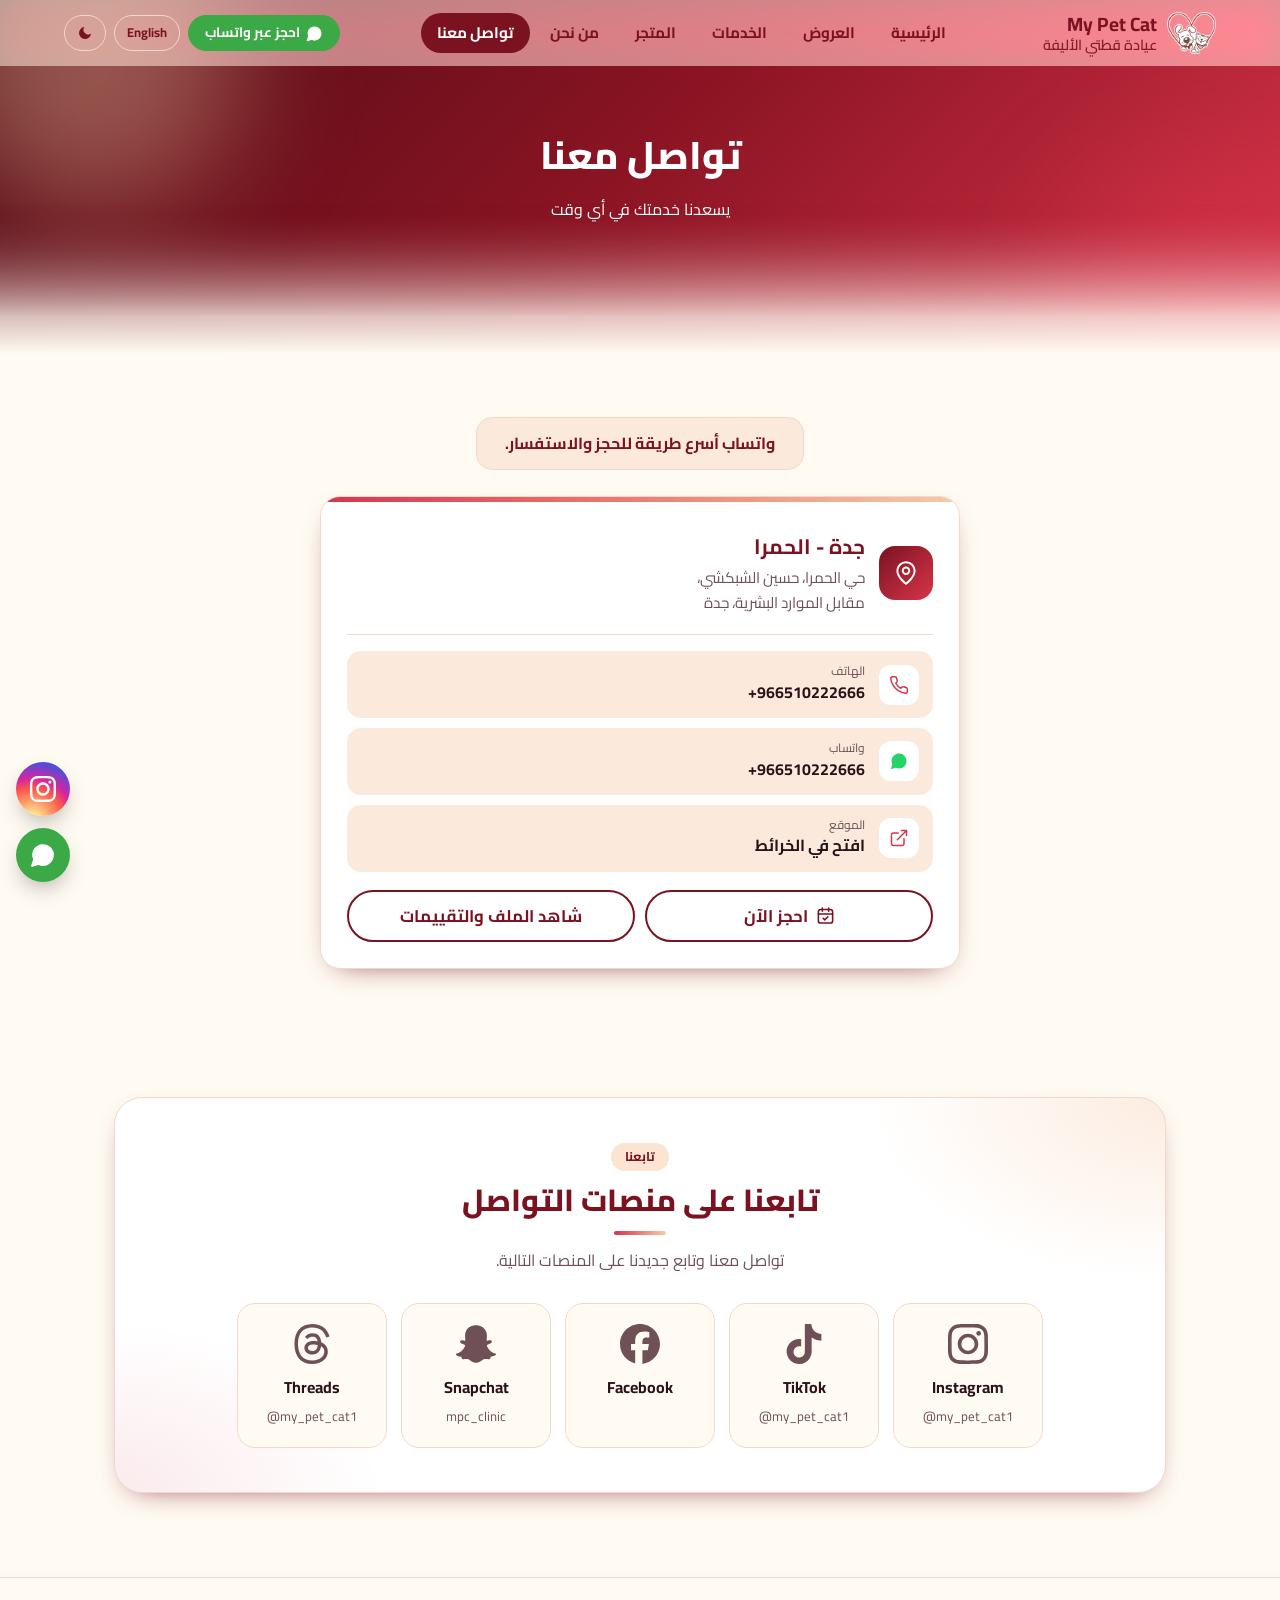
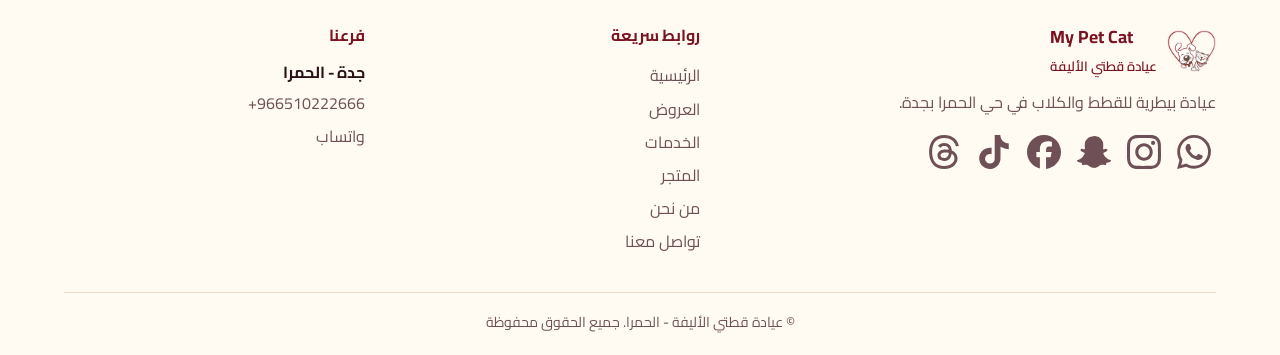
<file: contact.html>
<!DOCTYPE html><html lang="ar" dir="rtl">
<head>
<meta charset="utf-8">
<meta name="viewport" content="width=device-width, initial-scale=1">
<meta name="color-scheme" content="light dark">
<title>تواصل معنا | عيادة قطتي الأليفة - الحمرا</title>
<meta name="description" content="عيادة قطتي الأليفة فرع الحمرا، جدة. رعاية بيطرية للقطط والكلاب. تواصل معنا على واتساب أو اتصل على +966510222666.">
<link rel="icon" type="image/svg+xml" href="favicon.svg">
<link rel="preconnect" href="https://fonts.googleapis.com"><link rel="stylesheet" media="print" onload="this.media='all'" href="https://fonts.googleapis.com/css2?family=Cairo:wght@400;600;700;800&display=swap"><noscript><link rel="stylesheet" href="https://fonts.googleapis.com/css2?family=Cairo:wght@400;600;700;800&display=swap"></noscript>
<link rel="stylesheet" href="style.css?v=20261127g">
<script async src="https://www.googletagmanager.com/gtag/js?id=AW-16984802027"></script>
<script>
window.dataLayer=window.dataLayer||[];function gtag(){dataLayer.push(arguments)}gtag('js',new Date());gtag('config','AW-16984802027');
var CONV={whatsapp:'AW-16984802027/exYdCNfgksAdEOuF_qI_',social:'AW-16984802027/exYdCNfgksAdEOuF_qI_',call:''};
document.addEventListener('click',function(e){
var a=e.target.closest&&e.target.closest('a');if(!a)return;
var k=null;
if(a.classList.contains('wa'))k='whatsapp';
else if(a.hasAttribute('data-social'))k='social';
else if((a.getAttribute('href')||'').indexOf('tel:')===0)k='call';
if(k&&CONV[k]&&CONV[k].indexOf('XXXX')<0)gtag('event','conversion',{send_to:CONV[k],transport_type:'beacon'});
},true);
</script>
<script>document.documentElement.classList.add("js");try{var _t=localStorage.getItem('theme');if(_t)document.documentElement.setAttribute('data-theme',_t)}catch(e){}</script>
</head>
<body data-page="contact"><svg width="0" height="0" style="position:absolute" aria-hidden="true"><defs><radialGradient id="igg" cx=".3" cy="1.07" r="1.15"><stop offset="0" stop-color="#fdf497"/><stop offset=".05" stop-color="#fdf497"/><stop offset=".45" stop-color="#fd5949"/><stop offset=".6" stop-color="#d6249f"/><stop offset=".9" stop-color="#285AEB"/></radialGradient></defs></svg><header><a class="brand" href="./"><img src="logo.svg" alt="" width="46" height="39"><div><span data-i18n="brand">My Pet Cat</span><small data-i18n="branch">عيادة قطتي الأليفة</small></div></a><nav id="nav" aria-label="main"><a href="./" data-i18n="nHome">الرئيسية</a><a href="offers.html" data-i18n="nOffers">العروض</a><a href="services.html" data-i18n="nServices">الخدمات</a><a href="shop.html" data-i18n="nShop">المتجر</a><a href="about.html" data-i18n="nAbout">من نحن</a><a href="contact.html" class="on" aria-current="page" data-i18n="nContact">تواصل معنا</a></nav><div class="tools"><a class="hwa wa" href="https://api.whatsapp.com/send?phone=966510222666&text=%D8%A7%D9%84%D8%B3%D9%84%D8%A7%D9%85%20%D8%B9%D9%84%D9%8A%D9%83%D9%85%D8%8C%20%D8%AD%D8%A7%D8%A8%D8%A8%20%D8%A3%D8%AD%D8%AC%D8%B2%20%D9%85%D9%88%D8%B9%D8%AF%20%D9%84%D9%82%D8%B7%D8%AA%D9%8A%20%D9%81%D9%8A%20%D8%B9%D9%8A%D8%A7%D8%AF%D8%A9%20%D9%82%D8%B7%D8%AA%D9%8A%20%D8%A7%D9%84%D8%A3%D9%84%D9%8A%D9%81%D8%A9" target="_blank" rel="noopener"><svg viewBox="0 0 24 24" fill="none" stroke="currentColor" stroke-width="2" stroke-linecap="round" stroke-linejoin="round"><path d="M7.9 20A9 9 0 1 0 4 16.1L2 22z"/><path d="M8 12h.01M12 12h.01M16 12h.01"/></svg><span data-i18n="hdrWa">احجز عبر واتساب</span></a><button id="langBtn" type="button" data-i18n-aria="langAria" aria-label="Switch to English">English</button><button id="themeBtn" type="button" data-i18n-aria="themeAria" aria-label="تبديل الوضع الليلي والنهاري"><svg class="i-moon" viewBox="0 0 24 24"><path d="M21 12.8A9 9 0 1 1 11.2 3a7 7 0 0 0 9.8 9.8z"/></svg><svg class="i-sun" viewBox="0 0 24 24"><circle cx="12" cy="12" r="4.5"/><path d="M12 1.5v3M12 19.5v3M1.5 12h3M19.5 12h3M4.6 4.6l2.1 2.1M17.3 17.3l2.1 2.1M4.6 19.4l2.1-2.1M17.3 6.7l2.1-2.1" stroke="currentColor" stroke-width="2" stroke-linecap="round"/></svg></button><button id="navBtn" type="button" class="navbtn" aria-expanded="false" aria-controls="nav" data-i18n-aria="menuBtn" aria-label="القائمة"><svg viewBox="0 0 24 24" fill="none" stroke="currentColor" stroke-width="2" stroke-linecap="round" stroke-linejoin="round"><path d="M4 6h16M4 12h16M4 18h16"/></svg></button></div></header><main><div class="hero hsub"><div class="blobs"></div><h1 data-i18n="ctH">تواصل معنا</h1><p data-i18n="ctP">يسعدنا خدمتك في أي وقت</p></div><section class="wrap"><div class="note rv"><span data-i18n="ctNote">واتساب أسرع طريقة للحجز والاستفسار.</span></div><div class="one"><div class="bcard rv"><div class="bhead"><i class="bico"><svg viewBox="0 0 24 24" fill="none" stroke="currentColor" stroke-width="1.8" stroke-linecap="round" stroke-linejoin="round"><path d="M20 10c0 6-8 12-8 12S4 16 4 10a8 8 0 0 1 16 0z"/><circle cx="12" cy="10" r="3"/></svg></i><div><h3 data-i18n="brName">جدة - الحمرا</h3><p data-i18n-html="brAddr">حي الحمرا، حسين الشبكشي،<br>مقابل الموارد البشرية، جدة</p></div></div><div class="rows"><a class="row" href="tel:+966510222666"><i class="rico"><svg viewBox="0 0 24 24" fill="none" stroke="currentColor" stroke-width="1.8" stroke-linecap="round" stroke-linejoin="round"><path d="M22 16.9v3a2 2 0 0 1-2.2 2 19.8 19.8 0 0 1-8.6-3.1 19.5 19.5 0 0 1-6-6A19.8 19.8 0 0 1 2.1 4.2 2 2 0 0 1 4.1 2h3a2 2 0 0 1 2 1.7c.1 1 .4 1.9.7 2.8a2 2 0 0 1-.5 2.1L8.1 9.9a16 16 0 0 0 6 6l1.3-1.3a2 2 0 0 1 2.1-.4c.9.3 1.8.6 2.8.7a2 2 0 0 1 1.7 2z"/></svg></i><span><small data-i18n="phoneL">الهاتف</small><b class="ltr">+966510222666</b></span></a><a class="row wa" href="https://api.whatsapp.com/send?phone=966510222666&text=%D8%A7%D9%84%D8%B3%D9%84%D8%A7%D9%85%20%D8%B9%D9%84%D9%8A%D9%83%D9%85%D8%8C%20%D8%AD%D8%A7%D8%A8%D8%A8%20%D8%A3%D8%AD%D8%AC%D8%B2%20%D9%85%D9%88%D8%B9%D8%AF%20%D9%84%D9%82%D8%B7%D8%AA%D9%8A%20%D9%81%D9%8A%20%D8%B9%D9%8A%D8%A7%D8%AF%D8%A9%20%D9%82%D8%B7%D8%AA%D9%8A%20%D8%A7%D9%84%D8%A3%D9%84%D9%8A%D9%81%D8%A9" target="_blank" rel="noopener"><i class="rico g"><svg viewBox="0 0 24 24" fill="none" stroke="currentColor" stroke-width="2" stroke-linecap="round" stroke-linejoin="round"><path d="M7.9 20A9 9 0 1 0 4 16.1L2 22z"/><path d="M8 12h.01M12 12h.01M16 12h.01"/></svg></i><span><small data-i18n="waL">واتساب</small><b class="ltr">+966510222666</b></span></a><a class="row" href="https://www.google.com/maps/dir//%D8%B9%D9%8A%D8%A7%D8%AF%D8%A9+%D9%82%D8%B7%D8%AA%D9%8A+%D8%A7%D9%84%D8%A7%D9%84%D9%8A%D9%81%D8%A9+%D8%A7%D9%84%D8%A8%D9%8A%D8%B7%D8%B1%D9%8A%D8%A9-+MY+PET+CAT+CLINIC%D8%8C+%D8%AD%D8%B3%D9%8A%D9%86+%D8%A7%D9%84%D8%B4%D8%A8%D9%83%D8%B4%D9%8A+%D9%85%D9%82%D8%A7%D8%A8%D9%84+%D8%A7%D9%84%D9%85%D9%88%D8%A7%D8%B1%D8%AF+%D8%A7%D9%84%D8%A8%D8%B4%D8%B1%D9%8A%D8%A9%D8%8C+%D8%AC%D8%AF%D8%A9+%D8%A7%D9%84%D9%85%D9%85%D9%84%D9%83%D8%A9+%D8%A7%D9%84%D8%B9%D8%B1%D8%A8%D9%8A%D8%A9+%D8%A7%D9%84%D8%B3%D8%B9%D9%88%D8%AF%D9%8A%D8%A9%E2%80%AD/@21.5301666,39.1715927,17z/data=!4m16!1m7!3m6!1s0x15c3cfbbed531329:0x65e9e73c35ac6661!2z2LnZitin2K_YqSDZgti32KrZiiDYp9mE2KfZhNmK2YHYqSDYp9mE2KjZiti32LHZitipLSBNWSBQRVQgQ0FUIENMSU5JQw!8m2!3d21.5300418!4d39.1723598!16s%2Fg%2F11y3ybr08f!4m7!1m0!1m5!1m1!1s0x15c3cfbbed531329:0x65e9e73c35ac6661!2m2!1d39.1723598!2d21.5300418?entry=ttu&amp;g_ep=EgoyMDI2MTEyMy4wIKXMDSoASAFQAw%3D%3D" target="_blank" rel="noopener"><i class="rico"><svg viewBox="0 0 24 24" fill="none" stroke="currentColor" stroke-width="1.8" stroke-linecap="round" stroke-linejoin="round"><path d="M15 3h6v6M10 14 21 3M18 13v6a2 2 0 0 1-2 2H5a2 2 0 0 1-2-2V8a2 2 0 0 1 2-2h6"/></svg></i><span><small data-i18n="locL">الموقع</small><b data-i18n="openMap">افتح في الخرائط</b></span></a></div><div class="bact"><span class="bookwrap"><button type="button" class="book bbook" aria-haspopup="menu" aria-expanded="false" aria-controls="mc"><svg viewBox="0 0 24 24" fill="none" stroke="currentColor" stroke-width="2" stroke-linecap="round" stroke-linejoin="round"><rect x="3" y="4.5" width="18" height="17" rx="3"/><path d="M8 2.5v4M16 2.5v4M3 10h18M9 15.5l2 2 4-4"/></svg><span data-i18n="book">احجز الآن</span></button><div class="menu" id="mc" role="menu" data-i18n-aria="menuAria" aria-label="اختر طريقة الحجز"><div class="mt" data-i18n="bookT">اختر طريقة الحجز</div><a class="wa" role="menuitem" href="https://api.whatsapp.com/send?phone=966510222666&text=%D8%A7%D9%84%D8%B3%D9%84%D8%A7%D9%85%20%D8%B9%D9%84%D9%8A%D9%83%D9%85%D8%8C%20%D8%AD%D8%A7%D8%A8%D8%A8%20%D8%A3%D8%AD%D8%AC%D8%B2%20%D9%85%D9%88%D8%B9%D8%AF%20%D9%84%D9%82%D8%B7%D8%AA%D9%8A%20%D9%81%D9%8A%20%D8%B9%D9%8A%D8%A7%D8%AF%D8%A9%20%D9%82%D8%B7%D8%AA%D9%8A%20%D8%A7%D9%84%D8%A3%D9%84%D9%8A%D9%81%D8%A9" target="_blank" rel="noopener"><i class="mi w"><svg viewBox="0 0 24 24" fill="currentColor"><path d="M17.472 14.382c-.297-.149-1.758-.867-2.03-.967-.273-.099-.471-.148-.67.15-.197.297-.767.966-.94 1.164-.173.199-.347.223-.644.075-.297-.15-1.255-.463-2.39-1.475-.883-.788-1.48-1.761-1.653-2.059-.173-.297-.018-.458.13-.606.134-.133.298-.347.446-.52.149-.174.198-.298.298-.497.099-.198.05-.371-.025-.52-.075-.149-.669-1.612-.916-2.207-.242-.579-.487-.5-.669-.51-.173-.008-.371-.01-.57-.01-.198 0-.52.074-.792.372-.272.297-1.04 1.016-1.04 2.479 0 1.462 1.065 2.875 1.213 3.074.149.198 2.096 3.2 5.077 4.487.709.306 1.262.489 1.694.625.712.227 1.36.195 1.871.118.571-.085 1.758-.719 2.006-1.413.248-.694.248-1.289.173-1.413-.074-.124-.272-.198-.57-.347m-5.421 7.403h-.004a9.87 9.87 0 01-5.031-1.378l-.361-.214-3.741.982.998-3.648-.235-.374a9.86 9.86 0 01-1.51-5.26c.001-5.45 4.436-9.884 9.888-9.884 2.64 0 5.122 1.03 6.988 2.898a9.825 9.825 0 012.893 6.994c-.003 5.45-4.437 9.884-9.885 9.884m8.413-18.297A11.815 11.815 0 0012.05 0C5.495 0 .16 5.335.157 11.892c0 2.096.547 4.142 1.588 5.945L.057 24l6.305-1.654a11.882 11.882 0 005.683 1.448h.005c6.554 0 11.89-5.335 11.893-11.893a11.821 11.821 0 00-3.48-8.413Z"/></svg></i><span data-i18n="mWa">واتساب</span></a><a role="menuitem" data-social="Instagram" href="https://ig.me/m/my_pet_cat1" target="_blank" rel="noopener"><i class="mi g"><svg viewBox="0 0 24 24" fill="currentColor"><path d="M7.0301.084c-1.2768.0602-2.1487.264-2.911.5634-.7888.3075-1.4575.72-2.1228 1.3877-.6652.6677-1.075 1.3368-1.3802 2.127-.2954.7638-.4956 1.6365-.552 2.914-.0564 1.2775-.0689 1.6882-.0626 4.947.0062 3.2586.0206 3.6671.0825 4.9473.061 1.2765.264 2.1482.5635 2.9107.308.7889.72 1.4573 1.388 2.1228.6679.6655 1.3365 1.0743 2.1285 1.38.7632.295 1.6361.4961 2.9134.552 1.2773.056 1.6884.069 4.9462.0627 3.2578-.0062 3.668-.0207 4.9478-.0814 1.28-.0607 2.147-.2652 2.9098-.5633.7889-.3086 1.4578-.72 2.1228-1.3881.665-.6682 1.0745-1.3378 1.3795-2.1284.2957-.7632.4966-1.636.552-2.9124.056-1.2809.0692-1.6898.063-4.948-.0063-3.2583-.021-3.6668-.0817-4.9465-.0607-1.2797-.264-2.1487-.5633-2.9117-.3084-.7889-.72-1.4568-1.3876-2.1228C21.2982 1.33 20.628.9208 19.8378.6165 19.074.321 18.2017.1197 16.9244.0645 15.6471.0093 15.236-.005 11.977.0014 8.718.0076 8.31.0215 7.0301.0839m.1402 21.6932c-1.17-.0509-1.8053-.2453-2.2287-.408-.5606-.216-.96-.4771-1.3819-.895-.422-.4178-.6811-.8186-.9-1.378-.1644-.4234-.3624-1.058-.4171-2.228-.0595-1.2645-.072-1.6442-.079-4.848-.007-3.2037.0053-3.583.0607-4.848.05-1.169.2456-1.805.408-2.2282.216-.5613.4762-.96.895-1.3816.4188-.4217.8184-.6814 1.3783-.9003.423-.1651 1.0575-.3614 2.227-.4171 1.2655-.06 1.6447-.072 4.848-.079 3.2033-.007 3.5835.005 4.8495.0608 1.169.0508 1.8053.2445 2.228.408.5608.216.96.4754 1.3816.895.4217.4194.6816.8176.9005 1.3787.1653.4217.3617 1.056.4169 2.2263.0602 1.2655.0739 1.645.0796 4.848.0058 3.203-.0055 3.5834-.061 4.848-.051 1.17-.245 1.8055-.408 2.2294-.216.5604-.4763.96-.8954 1.3814-.419.4215-.8181.6811-1.3783.9-.4224.1649-1.0577.3617-2.2262.4174-1.2656.0595-1.6448.072-4.8493.079-3.2045.007-3.5825-.006-4.848-.0608M16.953 5.5864A1.44 1.44 0 1 0 18.39 4.144a1.44 1.44 0 0 0-1.437 1.4424M5.8385 12.012c.0067 3.4032 2.7706 6.1557 6.173 6.1493 3.4026-.0065 6.157-2.7701 6.1506-6.1733-.0065-3.4032-2.771-6.1565-6.174-6.1498-3.403.0067-6.156 2.771-6.1496 6.1738M8 12.0077a4 4 0 1 1 4.008 3.9921A3.9996 3.9996 0 0 1 8 12.0077"/></svg></i><span data-i18n="mIg">إنستجرام</span></a><a role="menuitem" data-social="Facebook" href="https://m.me/61593882197223?text=%D8%A7%D9%84%D8%B3%D9%84%D8%A7%D9%85%20%D8%B9%D9%84%D9%8A%D9%83%D9%85%D8%8C%20%D8%AD%D8%A7%D8%A8%D8%A8%20%D8%A3%D8%AD%D8%AC%D8%B2%20%D9%85%D9%88%D8%B9%D8%AF%20%D9%84%D9%82%D8%B7%D8%AA%D9%8A%20%D9%81%D9%8A%20%D8%B9%D9%8A%D8%A7%D8%AF%D8%A9%20%D9%82%D8%B7%D8%AA%D9%8A%20%D8%A7%D9%84%D8%A3%D9%84%D9%8A%D9%81%D8%A9" target="_blank" rel="noopener"><i class="mi f" style="--c:#1877F2"><svg viewBox="0 0 24 24"><path d="M9.101 23.691v-7.98H6.627v-3.667h2.474v-1.58c0-4.085 1.848-5.978 5.858-5.978.401 0 .955.042 1.468.103a8.68 8.68 0 0 1 1.141.195v3.325a8.623 8.623 0 0 0-.653-.036 26.805 26.805 0 0 0-.733-.009c-.707 0-1.259.096-1.675.309a1.686 1.686 0 0 0-.679.622c-.258.42-.374.995-.374 1.752v1.297h3.919l-.386 2.103-.287 1.564h-3.246v8.245C19.396 23.238 24 18.179 24 12.044c0-6.627-5.373-12-12-12s-12 5.373-12 12c0 5.628 3.874 10.35 9.101 11.647Z"/></svg></i><span data-i18n="mFb">فيسبوك</span></a></div></span><a class="book ghost" href="https://www.google.com/maps/place/%D8%B9%D9%8A%D8%A7%D8%AF%D8%A9+%D9%82%D8%B7%D8%AA%D9%8A+%D8%A7%D9%84%D8%A7%D9%84%D9%8A%D9%81%D8%A9+%D8%A7%D9%84%D8%A8%D9%8A%D8%B7%D8%B1%D9%8A%D8%A9-+MY+PET+CAT+CLINIC%E2%80%AD/@21.5301666,39.1715927,17z/data=!4m6!3m5!1s0x15c3cfbbed531329:0x65e9e73c35ac6661!8m2!3d21.5300418!4d39.1723598!16s%2Fg%2F11y3ybr08f?entry=ttu&amp;g_ep=EgoyMDI2MTEyMy4wIKXMDSoASAFQAw%3D%3D" target="_blank" rel="noopener" data-i18n="prof">شاهد الملف والتقييمات</a></div></div></div></section><section class="wrap"><div class="folbox rv"><span class="chip" data-i18n="folBadge">تابعنا</span><h2 data-i18n="folT">تابعنا على منصات التواصل</h2><p class="sub" data-i18n="folS">تواصل معنا وتابع جديدنا على المنصات التالية.</p><div class="stiles"><a class="stile" data-social="Instagram" href="https://www.instagram.com/my_pet_cat1?knvt=MXAzeDVhdXh0YTFkNQ==" target="_blank" rel="noopener" aria-label="Instagram"><svg viewBox="0 0 24 24"><path d="M7.0301.084c-1.2768.0602-2.1487.264-2.911.5634-.7888.3075-1.4575.72-2.1228 1.3877-.6652.6677-1.075 1.3368-1.3802 2.127-.2954.7638-.4956 1.6365-.552 2.914-.0564 1.2775-.0689 1.6882-.0626 4.947.0062 3.2586.0206 3.6671.0825 4.9473.061 1.2765.264 2.1482.5635 2.9107.308.7889.72 1.4573 1.388 2.1228.6679.6655 1.3365 1.0743 2.1285 1.38.7632.295 1.6361.4961 2.9134.552 1.2773.056 1.6884.069 4.9462.0627 3.2578-.0062 3.668-.0207 4.9478-.0814 1.28-.0607 2.147-.2652 2.9098-.5633.7889-.3086 1.4578-.72 2.1228-1.3881.665-.6682 1.0745-1.3378 1.3795-2.1284.2957-.7632.4966-1.636.552-2.9124.056-1.2809.0692-1.6898.063-4.948-.0063-3.2583-.021-3.6668-.0817-4.9465-.0607-1.2797-.264-2.1487-.5633-2.9117-.3084-.7889-.72-1.4568-1.3876-2.1228C21.2982 1.33 20.628.9208 19.8378.6165 19.074.321 18.2017.1197 16.9244.0645 15.6471.0093 15.236-.005 11.977.0014 8.718.0076 8.31.0215 7.0301.0839m.1402 21.6932c-1.17-.0509-1.8053-.2453-2.2287-.408-.5606-.216-.96-.4771-1.3819-.895-.422-.4178-.6811-.8186-.9-1.378-.1644-.4234-.3624-1.058-.4171-2.228-.0595-1.2645-.072-1.6442-.079-4.848-.007-3.2037.0053-3.583.0607-4.848.05-1.169.2456-1.805.408-2.2282.216-.5613.4762-.96.895-1.3816.4188-.4217.8184-.6814 1.3783-.9003.423-.1651 1.0575-.3614 2.227-.4171 1.2655-.06 1.6447-.072 4.848-.079 3.2033-.007 3.5835.005 4.8495.0608 1.169.0508 1.8053.2445 2.228.408.5608.216.96.4754 1.3816.895.4217.4194.6816.8176.9005 1.3787.1653.4217.3617 1.056.4169 2.2263.0602 1.2655.0739 1.645.0796 4.848.0058 3.203-.0055 3.5834-.061 4.848-.051 1.17-.245 1.8055-.408 2.2294-.216.5604-.4763.96-.8954 1.3814-.419.4215-.8181.6811-1.3783.9-.4224.1649-1.0577.3617-2.2262.4174-1.2656.0595-1.6448.072-4.8493.079-3.2045.007-3.5825-.006-4.848-.0608M16.953 5.5864A1.44 1.44 0 1 0 18.39 4.144a1.44 1.44 0 0 0-1.437 1.4424M5.8385 12.012c.0067 3.4032 2.7706 6.1557 6.173 6.1493 3.4026-.0065 6.157-2.7701 6.1506-6.1733-.0065-3.4032-2.771-6.1565-6.174-6.1498-3.403.0067-6.156 2.771-6.1496 6.1738M8 12.0077a4 4 0 1 1 4.008 3.9921A3.9996 3.9996 0 0 1 8 12.0077"/></svg><b>Instagram</b><em>@my_pet_cat1</em></a><a class="stile" data-social="TikTok" href="https://www.tiktok.com/@my_pet_cat1" target="_blank" rel="noopener" aria-label="TikTok"><svg viewBox="0 0 24 24"><path d="M12.525.02c1.31-.02 2.61-.01 3.91-.02.08 1.53.63 3.09 1.75 4.17 1.12 1.11 2.7 1.62 4.24 1.79v4.03c-1.44-.05-2.89-.35-4.2-.97-.57-.26-1.1-.59-1.62-.93-.01 2.92.01 5.84-.02 8.75-.08 1.4-.54 2.79-1.35 3.94-1.31 1.92-3.58 3.17-5.91 3.21-1.43.08-2.86-.31-4.08-1.03-2.02-1.19-3.44-3.37-3.65-5.71-.02-.5-.03-1-.01-1.49.18-1.9 1.12-3.72 2.58-4.96 1.66-1.44 3.98-2.13 6.15-1.72.02 1.48-.04 2.96-.04 4.44-.99-.32-2.15-.23-3.02.37-.63.41-1.11 1.04-1.36 1.75-.21.51-.15 1.07-.14 1.61.24 1.64 1.82 3.02 3.5 2.87 1.12-.01 2.19-.66 2.77-1.61.19-.33.4-.67.41-1.06.1-1.79.06-3.57.07-5.36.01-4.03-.01-8.05.02-12.07z"/></svg><b>TikTok</b><em>@my_pet_cat1</em></a><a class="stile" data-social="Facebook" href="https://www.facebook.com/share/1E8m47ogdC/" target="_blank" rel="noopener" aria-label="Facebook"><svg viewBox="0 0 24 24"><path d="M9.101 23.691v-7.98H6.627v-3.667h2.474v-1.58c0-4.085 1.848-5.978 5.858-5.978.401 0 .955.042 1.468.103a8.68 8.68 0 0 1 1.141.195v3.325a8.623 8.623 0 0 0-.653-.036 26.805 26.805 0 0 0-.733-.009c-.707 0-1.259.096-1.675.309a1.686 1.686 0 0 0-.679.622c-.258.42-.374.995-.374 1.752v1.297h3.919l-.386 2.103-.287 1.564h-3.246v8.245C19.396 23.238 24 18.179 24 12.044c0-6.627-5.373-12-12-12s-12 5.373-12 12c0 5.628 3.874 10.35 9.101 11.647Z"/></svg><b>Facebook</b></a><a class="stile" data-social="Snapchat" href="https://www.snapchat.com/add/mpc_clinic?share_id=G8-2mr1uevE&amp;locale=ar-EG" target="_blank" rel="noopener" aria-label="Snapchat"><svg viewBox="0 0 24 24"><path d="M12.206.793c.99 0 4.347.276 5.93 3.821.529 1.193.403 3.219.299 4.847l-.003.06c-.012.18-.022.345-.03.51.075.045.203.09.401.09.3-.016.659-.12 1.033-.301.165-.088.344-.104.464-.104.182 0 .359.029.509.09.45.149.734.479.734.838.015.449-.39.839-1.213 1.168-.089.029-.209.075-.344.119-.45.135-1.139.36-1.333.81-.09.224-.061.524.12.868l.015.015c.06.136 1.526 3.475 4.791 4.014.255.044.435.27.42.509 0 .075-.015.149-.045.225-.24.569-1.273.988-3.146 1.271-.059.091-.12.375-.164.57-.029.179-.074.36-.134.553-.076.271-.27.405-.555.405h-.03c-.135 0-.313-.031-.538-.074-.36-.075-.765-.135-1.273-.135-.3 0-.599.015-.913.074-.6.104-1.123.464-1.723.884-.853.599-1.826 1.288-3.294 1.288-.06 0-.119-.015-.18-.015h-.149c-1.468 0-2.427-.675-3.279-1.288-.599-.42-1.107-.779-1.707-.884-.314-.045-.629-.074-.928-.074-.54 0-.958.089-1.272.149-.211.043-.391.074-.54.074-.374 0-.523-.224-.583-.42-.061-.192-.09-.389-.135-.567-.046-.181-.105-.494-.166-.57-1.918-.222-2.95-.642-3.189-1.226-.031-.063-.052-.15-.055-.225-.015-.243.165-.465.42-.509 3.264-.54 4.73-3.879 4.791-4.02l.016-.029c.18-.345.224-.645.119-.869-.195-.434-.884-.658-1.332-.809-.121-.029-.24-.074-.346-.119-1.107-.435-1.257-.93-1.197-1.273.09-.479.674-.793 1.168-.793.146 0 .27.029.383.074.42.194.789.3 1.104.3.234 0 .384-.06.465-.105l-.046-.569c-.098-1.626-.225-3.651.307-4.837C7.392 1.077 10.739.807 11.727.807l.419-.015h.06z"/></svg><b>Snapchat</b><em>mpc_clinic</em></a><a class="stile" data-social="Threads" href="https://www.threads.com/@my_pet_cat1" target="_blank" rel="noopener" aria-label="Threads"><svg viewBox="0 0 24 24"><path d="M12.186 24h-.007c-3.581-.024-6.334-1.205-8.184-3.509C2.35 18.44 1.5 15.586 1.472 12.01v-.017c.03-3.579.879-6.43 2.525-8.482C5.845 1.205 8.6.024 12.18 0h.014c2.746.02 5.043.725 6.826 2.098 1.677 1.29 2.858 3.13 3.509 5.467l-2.04.569c-1.104-3.96-3.898-5.984-8.304-6.015-2.91.022-5.11.936-6.54 2.717C4.307 6.504 3.616 8.914 3.589 12c.027 3.086.718 5.496 2.057 7.164 1.43 1.783 3.631 2.698 6.54 2.717 2.623-.02 4.358-.631 5.8-2.045 1.647-1.613 1.618-3.593 1.09-4.798-.31-.71-.873-1.3-1.634-1.75-.192 1.352-.622 2.446-1.284 3.272-.886 1.102-2.14 1.704-3.73 1.79-1.202.065-2.361-.218-3.259-.801-1.063-.689-1.685-1.74-1.752-2.964-.065-1.19.408-2.285 1.33-3.082.88-.76 2.119-1.207 3.583-1.291a13.853 13.853 0 0 1 3.02.142c-.126-.742-.375-1.332-.75-1.757-.513-.586-1.308-.883-2.359-.89h-.029c-.844 0-1.992.232-2.721 1.32L7.734 7.847c.98-1.454 2.568-2.256 4.478-2.256h.044c3.194.02 5.097 1.975 5.287 5.388.108.046.216.094.321.142 1.49.7 2.58 1.761 3.154 3.07.797 1.82.871 4.79-1.548 7.158-1.85 1.81-4.094 2.628-7.277 2.65Zm1.003-11.69c-.242 0-.487.007-.739.021-1.836.103-2.98.946-2.916 2.143.067 1.256 1.452 1.839 2.784 1.767 1.224-.065 2.818-.543 3.086-3.71a10.5 10.5 0 0 0-2.215-.221z"/></svg><b>Threads</b><em>@my_pet_cat1</em></a></div></div></section></main><footer><div class="fgrid"><div class="fcol"><div class="fbrand"><img src="logo.svg" alt="" width="46" height="39"><div><b data-i18n="brand">My Pet Cat</b><small data-i18n="branch">عيادة قطتي الأليفة</small></div></div><p data-i18n="footP">عيادة بيطرية للقطط والكلاب في حي الحمرا بجدة.</p><div class="social"><a class="wa" href="https://api.whatsapp.com/send?phone=966510222666&text=%D8%A7%D9%84%D8%B3%D9%84%D8%A7%D9%85%20%D8%B9%D9%84%D9%8A%D9%83%D9%85%D8%8C%20%D8%AD%D8%A7%D8%A8%D8%A8%20%D8%A3%D8%AD%D8%AC%D8%B2%20%D9%85%D9%88%D8%B9%D8%AF%20%D9%84%D9%82%D8%B7%D8%AA%D9%8A%20%D9%81%D9%8A%20%D8%B9%D9%8A%D8%A7%D8%AF%D8%A9%20%D9%82%D8%B7%D8%AA%D9%8A%20%D8%A7%D9%84%D8%A3%D9%84%D9%8A%D9%81%D8%A9" aria-label="WhatsApp" target="_blank" rel="noopener"><svg viewBox="0 0 24 24" fill="currentColor"><path d="M17.472 14.382c-.297-.149-1.758-.867-2.03-.967-.273-.099-.471-.148-.67.15-.197.297-.767.966-.94 1.164-.173.199-.347.223-.644.075-.297-.15-1.255-.463-2.39-1.475-.883-.788-1.48-1.761-1.653-2.059-.173-.297-.018-.458.13-.606.134-.133.298-.347.446-.52.149-.174.198-.298.298-.497.099-.198.05-.371-.025-.52-.075-.149-.669-1.612-.916-2.207-.242-.579-.487-.5-.669-.51-.173-.008-.371-.01-.57-.01-.198 0-.52.074-.792.372-.272.297-1.04 1.016-1.04 2.479 0 1.462 1.065 2.875 1.213 3.074.149.198 2.096 3.2 5.077 4.487.709.306 1.262.489 1.694.625.712.227 1.36.195 1.871.118.571-.085 1.758-.719 2.006-1.413.248-.694.248-1.289.173-1.413-.074-.124-.272-.198-.57-.347m-5.421 7.403h-.004a9.87 9.87 0 01-5.031-1.378l-.361-.214-3.741.982.998-3.648-.235-.374a9.86 9.86 0 01-1.51-5.26c.001-5.45 4.436-9.884 9.888-9.884 2.64 0 5.122 1.03 6.988 2.898a9.825 9.825 0 012.893 6.994c-.003 5.45-4.437 9.884-9.885 9.884m8.413-18.297A11.815 11.815 0 0012.05 0C5.495 0 .16 5.335.157 11.892c0 2.096.547 4.142 1.588 5.945L.057 24l6.305-1.654a11.882 11.882 0 005.683 1.448h.005c6.554 0 11.89-5.335 11.893-11.893a11.821 11.821 0 00-3.48-8.413Z"/></svg></a><a data-social="Instagram" href="https://www.instagram.com/my_pet_cat1?knvt=MXAzeDVhdXh0YTFkNQ==" aria-label="Instagram" target="_blank" rel="noopener"><svg viewBox="0 0 24 24"><path d="M7.0301.084c-1.2768.0602-2.1487.264-2.911.5634-.7888.3075-1.4575.72-2.1228 1.3877-.6652.6677-1.075 1.3368-1.3802 2.127-.2954.7638-.4956 1.6365-.552 2.914-.0564 1.2775-.0689 1.6882-.0626 4.947.0062 3.2586.0206 3.6671.0825 4.9473.061 1.2765.264 2.1482.5635 2.9107.308.7889.72 1.4573 1.388 2.1228.6679.6655 1.3365 1.0743 2.1285 1.38.7632.295 1.6361.4961 2.9134.552 1.2773.056 1.6884.069 4.9462.0627 3.2578-.0062 3.668-.0207 4.9478-.0814 1.28-.0607 2.147-.2652 2.9098-.5633.7889-.3086 1.4578-.72 2.1228-1.3881.665-.6682 1.0745-1.3378 1.3795-2.1284.2957-.7632.4966-1.636.552-2.9124.056-1.2809.0692-1.6898.063-4.948-.0063-3.2583-.021-3.6668-.0817-4.9465-.0607-1.2797-.264-2.1487-.5633-2.9117-.3084-.7889-.72-1.4568-1.3876-2.1228C21.2982 1.33 20.628.9208 19.8378.6165 19.074.321 18.2017.1197 16.9244.0645 15.6471.0093 15.236-.005 11.977.0014 8.718.0076 8.31.0215 7.0301.0839m.1402 21.6932c-1.17-.0509-1.8053-.2453-2.2287-.408-.5606-.216-.96-.4771-1.3819-.895-.422-.4178-.6811-.8186-.9-1.378-.1644-.4234-.3624-1.058-.4171-2.228-.0595-1.2645-.072-1.6442-.079-4.848-.007-3.2037.0053-3.583.0607-4.848.05-1.169.2456-1.805.408-2.2282.216-.5613.4762-.96.895-1.3816.4188-.4217.8184-.6814 1.3783-.9003.423-.1651 1.0575-.3614 2.227-.4171 1.2655-.06 1.6447-.072 4.848-.079 3.2033-.007 3.5835.005 4.8495.0608 1.169.0508 1.8053.2445 2.228.408.5608.216.96.4754 1.3816.895.4217.4194.6816.8176.9005 1.3787.1653.4217.3617 1.056.4169 2.2263.0602 1.2655.0739 1.645.0796 4.848.0058 3.203-.0055 3.5834-.061 4.848-.051 1.17-.245 1.8055-.408 2.2294-.216.5604-.4763.96-.8954 1.3814-.419.4215-.8181.6811-1.3783.9-.4224.1649-1.0577.3617-2.2262.4174-1.2656.0595-1.6448.072-4.8493.079-3.2045.007-3.5825-.006-4.848-.0608M16.953 5.5864A1.44 1.44 0 1 0 18.39 4.144a1.44 1.44 0 0 0-1.437 1.4424M5.8385 12.012c.0067 3.4032 2.7706 6.1557 6.173 6.1493 3.4026-.0065 6.157-2.7701 6.1506-6.1733-.0065-3.4032-2.771-6.1565-6.174-6.1498-3.403.0067-6.156 2.771-6.1496 6.1738M8 12.0077a4 4 0 1 1 4.008 3.9921A3.9996 3.9996 0 0 1 8 12.0077"/></svg></a><a data-social="Snapchat" href="https://www.snapchat.com/add/mpc_clinic?share_id=G8-2mr1uevE&amp;locale=ar-EG" aria-label="Snapchat" target="_blank" rel="noopener"><svg viewBox="0 0 24 24"><path d="M12.206.793c.99 0 4.347.276 5.93 3.821.529 1.193.403 3.219.299 4.847l-.003.06c-.012.18-.022.345-.03.51.075.045.203.09.401.09.3-.016.659-.12 1.033-.301.165-.088.344-.104.464-.104.182 0 .359.029.509.09.45.149.734.479.734.838.015.449-.39.839-1.213 1.168-.089.029-.209.075-.344.119-.45.135-1.139.36-1.333.81-.09.224-.061.524.12.868l.015.015c.06.136 1.526 3.475 4.791 4.014.255.044.435.27.42.509 0 .075-.015.149-.045.225-.24.569-1.273.988-3.146 1.271-.059.091-.12.375-.164.57-.029.179-.074.36-.134.553-.076.271-.27.405-.555.405h-.03c-.135 0-.313-.031-.538-.074-.36-.075-.765-.135-1.273-.135-.3 0-.599.015-.913.074-.6.104-1.123.464-1.723.884-.853.599-1.826 1.288-3.294 1.288-.06 0-.119-.015-.18-.015h-.149c-1.468 0-2.427-.675-3.279-1.288-.599-.42-1.107-.779-1.707-.884-.314-.045-.629-.074-.928-.074-.54 0-.958.089-1.272.149-.211.043-.391.074-.54.074-.374 0-.523-.224-.583-.42-.061-.192-.09-.389-.135-.567-.046-.181-.105-.494-.166-.57-1.918-.222-2.95-.642-3.189-1.226-.031-.063-.052-.15-.055-.225-.015-.243.165-.465.42-.509 3.264-.54 4.73-3.879 4.791-4.02l.016-.029c.18-.345.224-.645.119-.869-.195-.434-.884-.658-1.332-.809-.121-.029-.24-.074-.346-.119-1.107-.435-1.257-.93-1.197-1.273.09-.479.674-.793 1.168-.793.146 0 .27.029.383.074.42.194.789.3 1.104.3.234 0 .384-.06.465-.105l-.046-.569c-.098-1.626-.225-3.651.307-4.837C7.392 1.077 10.739.807 11.727.807l.419-.015h.06z"/></svg></a><a data-social="Facebook" href="https://www.facebook.com/share/1E8m47ogdC/" aria-label="Facebook" target="_blank" rel="noopener"><svg viewBox="0 0 24 24"><path d="M9.101 23.691v-7.98H6.627v-3.667h2.474v-1.58c0-4.085 1.848-5.978 5.858-5.978.401 0 .955.042 1.468.103a8.68 8.68 0 0 1 1.141.195v3.325a8.623 8.623 0 0 0-.653-.036 26.805 26.805 0 0 0-.733-.009c-.707 0-1.259.096-1.675.309a1.686 1.686 0 0 0-.679.622c-.258.42-.374.995-.374 1.752v1.297h3.919l-.386 2.103-.287 1.564h-3.246v8.245C19.396 23.238 24 18.179 24 12.044c0-6.627-5.373-12-12-12s-12 5.373-12 12c0 5.628 3.874 10.35 9.101 11.647Z"/></svg></a><a data-social="TikTok" href="https://www.tiktok.com/@my_pet_cat1" aria-label="TikTok" target="_blank" rel="noopener"><svg viewBox="0 0 24 24"><path d="M12.525.02c1.31-.02 2.61-.01 3.91-.02.08 1.53.63 3.09 1.75 4.17 1.12 1.11 2.7 1.62 4.24 1.79v4.03c-1.44-.05-2.89-.35-4.2-.97-.57-.26-1.1-.59-1.62-.93-.01 2.92.01 5.84-.02 8.75-.08 1.4-.54 2.79-1.35 3.94-1.31 1.92-3.58 3.17-5.91 3.21-1.43.08-2.86-.31-4.08-1.03-2.02-1.19-3.44-3.37-3.65-5.71-.02-.5-.03-1-.01-1.49.18-1.9 1.12-3.72 2.58-4.96 1.66-1.44 3.98-2.13 6.15-1.72.02 1.48-.04 2.96-.04 4.44-.99-.32-2.15-.23-3.02.37-.63.41-1.11 1.04-1.36 1.75-.21.51-.15 1.07-.14 1.61.24 1.64 1.82 3.02 3.5 2.87 1.12-.01 2.19-.66 2.77-1.61.19-.33.4-.67.41-1.06.1-1.79.06-3.57.07-5.36.01-4.03-.01-8.05.02-12.07z"/></svg></a><a data-social="Threads" href="https://www.threads.com/@my_pet_cat1" aria-label="Threads" target="_blank" rel="noopener"><svg viewBox="0 0 24 24"><path d="M12.186 24h-.007c-3.581-.024-6.334-1.205-8.184-3.509C2.35 18.44 1.5 15.586 1.472 12.01v-.017c.03-3.579.879-6.43 2.525-8.482C5.845 1.205 8.6.024 12.18 0h.014c2.746.02 5.043.725 6.826 2.098 1.677 1.29 2.858 3.13 3.509 5.467l-2.04.569c-1.104-3.96-3.898-5.984-8.304-6.015-2.91.022-5.11.936-6.54 2.717C4.307 6.504 3.616 8.914 3.589 12c.027 3.086.718 5.496 2.057 7.164 1.43 1.783 3.631 2.698 6.54 2.717 2.623-.02 4.358-.631 5.8-2.045 1.647-1.613 1.618-3.593 1.09-4.798-.31-.71-.873-1.3-1.634-1.75-.192 1.352-.622 2.446-1.284 3.272-.886 1.102-2.14 1.704-3.73 1.79-1.202.065-2.361-.218-3.259-.801-1.063-.689-1.685-1.74-1.752-2.964-.065-1.19.408-2.285 1.33-3.082.88-.76 2.119-1.207 3.583-1.291a13.853 13.853 0 0 1 3.02.142c-.126-.742-.375-1.332-.75-1.757-.513-.586-1.308-.883-2.359-.89h-.029c-.844 0-1.992.232-2.721 1.32L7.734 7.847c.98-1.454 2.568-2.256 4.478-2.256h.044c3.194.02 5.097 1.975 5.287 5.388.108.046.216.094.321.142 1.49.7 2.58 1.761 3.154 3.07.797 1.82.871 4.79-1.548 7.158-1.85 1.81-4.094 2.628-7.277 2.65Zm1.003-11.69c-.242 0-.487.007-.739.021-1.836.103-2.98.946-2.916 2.143.067 1.256 1.452 1.839 2.784 1.767 1.224-.065 2.818-.543 3.086-3.71a10.5 10.5 0 0 0-2.215-.221z"/></svg></a></div></div><div class="fcol"><h4 data-i18n="quick">روابط سريعة</h4><a href="./" data-i18n="nHome">الرئيسية</a><a href="offers.html" data-i18n="nOffers">العروض</a><a href="services.html" data-i18n="nServices">الخدمات</a><a href="shop.html" data-i18n="nShop">المتجر</a><a href="about.html" data-i18n="nAbout">من نحن</a><a href="contact.html" data-i18n="nContact">تواصل معنا</a></div><div class="fcol"><h4 data-i18n="ourBr">فرعنا</h4><div class="fbr"><b data-i18n="brName">جدة - الحمرا</b><a href="tel:+966510222666"><bdi class="ltr">+966510222666</bdi></a><a class="wa" href="https://api.whatsapp.com/send?phone=966510222666&text=%D8%A7%D9%84%D8%B3%D9%84%D8%A7%D9%85%20%D8%B9%D9%84%D9%8A%D9%83%D9%85%D8%8C%20%D8%AD%D8%A7%D8%A8%D8%A8%20%D8%A3%D8%AD%D8%AC%D8%B2%20%D9%85%D9%88%D8%B9%D8%AF%20%D9%84%D9%82%D8%B7%D8%AA%D9%8A%20%D9%81%D9%8A%20%D8%B9%D9%8A%D8%A7%D8%AF%D8%A9%20%D9%82%D8%B7%D8%AA%D9%8A%20%D8%A7%D9%84%D8%A3%D9%84%D9%8A%D9%81%D8%A9" target="_blank" rel="noopener"><span data-i18n="waL">واتساب</span></a></div></div></div><div class="fcopy" data-i18n="copy">© عيادة قطتي الأليفة - الحمرا. جميع الحقوق محفوظة</div></footer><a class="fab ig" data-social="Instagram" href="https://www.instagram.com/my_pet_cat1?knvt=MXAzeDVhdXh0YTFkNQ==" aria-label="Instagram" target="_blank" rel="noopener"><svg viewBox="0 0 24 24"><path d="M7.0301.084c-1.2768.0602-2.1487.264-2.911.5634-.7888.3075-1.4575.72-2.1228 1.3877-.6652.6677-1.075 1.3368-1.3802 2.127-.2954.7638-.4956 1.6365-.552 2.914-.0564 1.2775-.0689 1.6882-.0626 4.947.0062 3.2586.0206 3.6671.0825 4.9473.061 1.2765.264 2.1482.5635 2.9107.308.7889.72 1.4573 1.388 2.1228.6679.6655 1.3365 1.0743 2.1285 1.38.7632.295 1.6361.4961 2.9134.552 1.2773.056 1.6884.069 4.9462.0627 3.2578-.0062 3.668-.0207 4.9478-.0814 1.28-.0607 2.147-.2652 2.9098-.5633.7889-.3086 1.4578-.72 2.1228-1.3881.665-.6682 1.0745-1.3378 1.3795-2.1284.2957-.7632.4966-1.636.552-2.9124.056-1.2809.0692-1.6898.063-4.948-.0063-3.2583-.021-3.6668-.0817-4.9465-.0607-1.2797-.264-2.1487-.5633-2.9117-.3084-.7889-.72-1.4568-1.3876-2.1228C21.2982 1.33 20.628.9208 19.8378.6165 19.074.321 18.2017.1197 16.9244.0645 15.6471.0093 15.236-.005 11.977.0014 8.718.0076 8.31.0215 7.0301.0839m.1402 21.6932c-1.17-.0509-1.8053-.2453-2.2287-.408-.5606-.216-.96-.4771-1.3819-.895-.422-.4178-.6811-.8186-.9-1.378-.1644-.4234-.3624-1.058-.4171-2.228-.0595-1.2645-.072-1.6442-.079-4.848-.007-3.2037.0053-3.583.0607-4.848.05-1.169.2456-1.805.408-2.2282.216-.5613.4762-.96.895-1.3816.4188-.4217.8184-.6814 1.3783-.9003.423-.1651 1.0575-.3614 2.227-.4171 1.2655-.06 1.6447-.072 4.848-.079 3.2033-.007 3.5835.005 4.8495.0608 1.169.0508 1.8053.2445 2.228.408.5608.216.96.4754 1.3816.895.4217.4194.6816.8176.9005 1.3787.1653.4217.3617 1.056.4169 2.2263.0602 1.2655.0739 1.645.0796 4.848.0058 3.203-.0055 3.5834-.061 4.848-.051 1.17-.245 1.8055-.408 2.2294-.216.5604-.4763.96-.8954 1.3814-.419.4215-.8181.6811-1.3783.9-.4224.1649-1.0577.3617-2.2262.4174-1.2656.0595-1.6448.072-4.8493.079-3.2045.007-3.5825-.006-4.848-.0608M16.953 5.5864A1.44 1.44 0 1 0 18.39 4.144a1.44 1.44 0 0 0-1.437 1.4424M5.8385 12.012c.0067 3.4032 2.7706 6.1557 6.173 6.1493 3.4026-.0065 6.157-2.7701 6.1506-6.1733-.0065-3.4032-2.771-6.1565-6.174-6.1498-3.403.0067-6.156 2.771-6.1496 6.1738M8 12.0077a4 4 0 1 1 4.008 3.9921A3.9996 3.9996 0 0 1 8 12.0077"/></svg></a><a class="wa fab" href="https://api.whatsapp.com/send?phone=966510222666&text=%D8%A7%D9%84%D8%B3%D9%84%D8%A7%D9%85%20%D8%B9%D9%84%D9%8A%D9%83%D9%85%D8%8C%20%D8%AD%D8%A7%D8%A8%D8%A8%20%D8%A3%D8%AD%D8%AC%D8%B2%20%D9%85%D9%88%D8%B9%D8%AF%20%D9%84%D9%82%D8%B7%D8%AA%D9%8A%20%D9%81%D9%8A%20%D8%B9%D9%8A%D8%A7%D8%AF%D8%A9%20%D9%82%D8%B7%D8%AA%D9%8A%20%D8%A7%D9%84%D8%A3%D9%84%D9%8A%D9%81%D8%A9" aria-label="WhatsApp" target="_blank" rel="noopener"><svg viewBox="0 0 24 24" fill="none" stroke="currentColor" stroke-width="2" stroke-linecap="round" stroke-linejoin="round"><path d="M7.9 20A9 9 0 1 0 4 16.1L2 22z"/><path d="M8 12h.01M12 12h.01M16 12h.01"/></svg></a>
<script>setTimeout(function(){var r=document.querySelectorAll(".rv");for(var i=0;i<r.length;i++)r[i].classList.add("in")},2500)</script>
<script src="app.js?v=20261127g"></script>
</body></html>
</file>
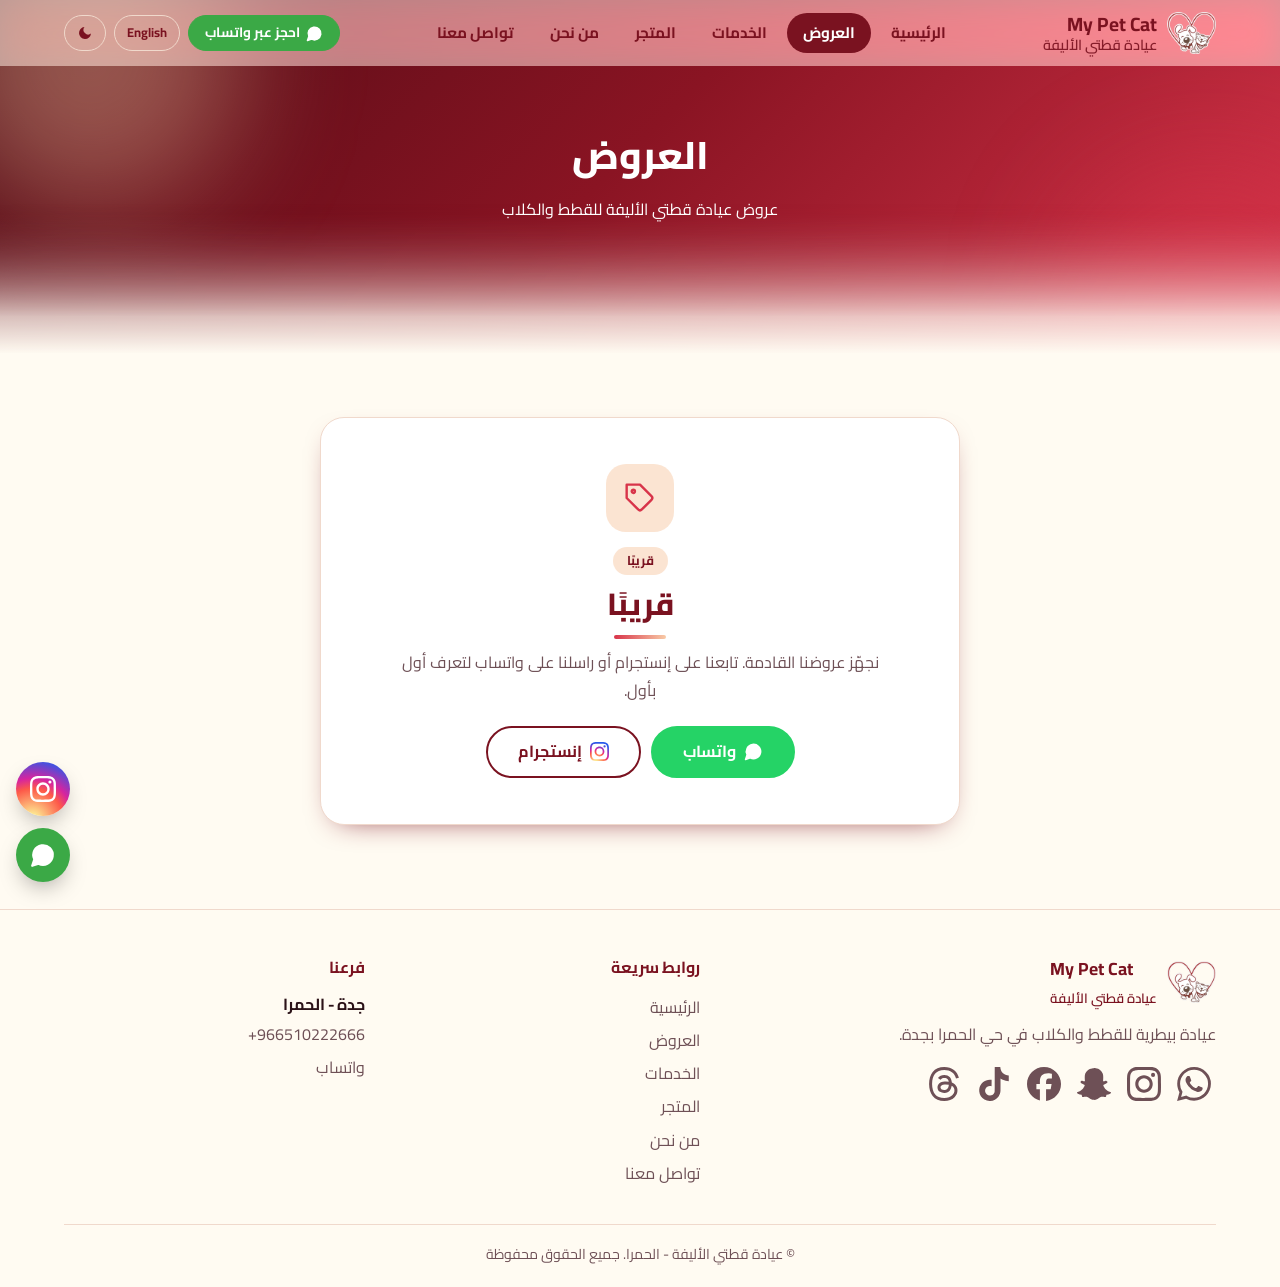
<file: offers.html>
<!DOCTYPE html><html lang="ar" dir="rtl">
<head>
<meta charset="utf-8">
<meta name="viewport" content="width=device-width, initial-scale=1">
<meta name="color-scheme" content="light dark">
<title>العروض | عيادة قطتي الأليفة - الحمرا</title>
<meta name="description" content="عيادة قطتي الأليفة فرع الحمرا، جدة. رعاية بيطرية للقطط والكلاب. تواصل معنا على واتساب أو اتصل على +966510222666.">
<link rel="icon" type="image/svg+xml" href="favicon.svg">
<link rel="preconnect" href="https://fonts.googleapis.com"><link rel="stylesheet" media="print" onload="this.media='all'" href="https://fonts.googleapis.com/css2?family=Cairo:wght@400;600;700;800&display=swap"><noscript><link rel="stylesheet" href="https://fonts.googleapis.com/css2?family=Cairo:wght@400;600;700;800&display=swap"></noscript>
<link rel="stylesheet" href="style.css?v=20261127g">
<script async src="https://www.googletagmanager.com/gtag/js?id=AW-16984802027"></script>
<script>
window.dataLayer=window.dataLayer||[];function gtag(){dataLayer.push(arguments)}gtag('js',new Date());gtag('config','AW-16984802027');
var CONV={whatsapp:'AW-16984802027/exYdCNfgksAdEOuF_qI_',social:'AW-16984802027/exYdCNfgksAdEOuF_qI_',call:''};
document.addEventListener('click',function(e){
var a=e.target.closest&&e.target.closest('a');if(!a)return;
var k=null;
if(a.classList.contains('wa'))k='whatsapp';
else if(a.hasAttribute('data-social'))k='social';
else if((a.getAttribute('href')||'').indexOf('tel:')===0)k='call';
if(k&&CONV[k]&&CONV[k].indexOf('XXXX')<0)gtag('event','conversion',{send_to:CONV[k],transport_type:'beacon'});
},true);
</script>
<script>document.documentElement.classList.add("js");try{var _t=localStorage.getItem('theme');if(_t)document.documentElement.setAttribute('data-theme',_t)}catch(e){}</script>
</head>
<body data-page="offers"><svg width="0" height="0" style="position:absolute" aria-hidden="true"><defs><radialGradient id="igg" cx=".3" cy="1.07" r="1.15"><stop offset="0" stop-color="#fdf497"/><stop offset=".05" stop-color="#fdf497"/><stop offset=".45" stop-color="#fd5949"/><stop offset=".6" stop-color="#d6249f"/><stop offset=".9" stop-color="#285AEB"/></radialGradient></defs></svg><header><a class="brand" href="./"><img src="logo.svg" alt="" width="46" height="39"><div><span data-i18n="brand">My Pet Cat</span><small data-i18n="branch">عيادة قطتي الأليفة</small></div></a><nav id="nav" aria-label="main"><a href="./" data-i18n="nHome">الرئيسية</a><a href="offers.html" class="on" aria-current="page" data-i18n="nOffers">العروض</a><a href="services.html" data-i18n="nServices">الخدمات</a><a href="shop.html" data-i18n="nShop">المتجر</a><a href="about.html" data-i18n="nAbout">من نحن</a><a href="contact.html" data-i18n="nContact">تواصل معنا</a></nav><div class="tools"><a class="hwa wa" href="https://api.whatsapp.com/send?phone=966510222666&text=%D8%A7%D9%84%D8%B3%D9%84%D8%A7%D9%85%20%D8%B9%D9%84%D9%8A%D9%83%D9%85%D8%8C%20%D8%AD%D8%A7%D8%A8%D8%A8%20%D8%A3%D8%AD%D8%AC%D8%B2%20%D9%85%D9%88%D8%B9%D8%AF%20%D9%84%D9%82%D8%B7%D8%AA%D9%8A%20%D9%81%D9%8A%20%D8%B9%D9%8A%D8%A7%D8%AF%D8%A9%20%D9%82%D8%B7%D8%AA%D9%8A%20%D8%A7%D9%84%D8%A3%D9%84%D9%8A%D9%81%D8%A9" target="_blank" rel="noopener"><svg viewBox="0 0 24 24" fill="none" stroke="currentColor" stroke-width="2" stroke-linecap="round" stroke-linejoin="round"><path d="M7.9 20A9 9 0 1 0 4 16.1L2 22z"/><path d="M8 12h.01M12 12h.01M16 12h.01"/></svg><span data-i18n="hdrWa">احجز عبر واتساب</span></a><button id="langBtn" type="button" data-i18n-aria="langAria" aria-label="Switch to English">English</button><button id="themeBtn" type="button" data-i18n-aria="themeAria" aria-label="تبديل الوضع الليلي والنهاري"><svg class="i-moon" viewBox="0 0 24 24"><path d="M21 12.8A9 9 0 1 1 11.2 3a7 7 0 0 0 9.8 9.8z"/></svg><svg class="i-sun" viewBox="0 0 24 24"><circle cx="12" cy="12" r="4.5"/><path d="M12 1.5v3M12 19.5v3M1.5 12h3M19.5 12h3M4.6 4.6l2.1 2.1M17.3 17.3l2.1 2.1M4.6 19.4l2.1-2.1M17.3 6.7l2.1-2.1" stroke="currentColor" stroke-width="2" stroke-linecap="round"/></svg></button><button id="navBtn" type="button" class="navbtn" aria-expanded="false" aria-controls="nav" data-i18n-aria="menuBtn" aria-label="القائمة"><svg viewBox="0 0 24 24" fill="none" stroke="currentColor" stroke-width="2" stroke-linecap="round" stroke-linejoin="round"><path d="M4 6h16M4 12h16M4 18h16"/></svg></button></div></header><main><div class="hero hsub"><div class="blobs"></div><h1 data-i18n="ofH">العروض</h1><p data-i18n="ofP">عروض عيادة قطتي الأليفة للقطط والكلاب</p></div><section class="wrap" id="ofLive"><div class="ofban rv"><b data-i18n="ofBanT">عروض آخر العام</b><span data-i18n="ofBanD">من يوم 21 إلى 30 نوفمبر</span></div><div class="ofgrid"><div class="ofcard rv"><h3 data-i18n="og1">رعاية أليفك</h3><ul><li><span class="on_"><span data-i18n="og1r1">تنظيف الأسنان للقطط</span></span><span class="pr"><s>200</s><small data-i18n="insteadOf">بدلًا من</small><b>160</b><i data-i18n="sar">ر.س</i></span></li><li><span class="on_"><span data-i18n="og1r2">تنظيف الأسنان للكلاب</span></span><span class="pr"><s>300</s><small data-i18n="insteadOf">بدلًا من</small><b>240</b><i data-i18n="sar">ر.س</i></span></li></ul></div><div class="ofcard rv"><h3 data-i18n="og2">تعقيمات القطط</h3><ul><li><span class="on_"><span data-i18n="og2r1">تعقيم الذكر</span></span><span class="pr"><s>420</s><small data-i18n="insteadOf">بدلًا من</small><b>330</b><i data-i18n="sar">ر.س</i></span></li><li><span class="on_"><span data-i18n="og2r2">تعقيم الأنثى</span></span><span class="pr"><s>650</s><small data-i18n="insteadOf">بدلًا من</small><b>520</b><i data-i18n="sar">ر.س</i></span></li></ul><div class="ofnote"><b data-i18n="nl_og2">العمليات تشمل</b><span data-i18n="nt_og2">الكشف - المراجعة - الإبر - الإقامة - ملابس العملية</span></div></div><div class="ofcard rv"><h3 data-i18n="og3">رعاية القطط</h3><ul><li><span class="on_"><span data-i18n="og3r1">كشف وسونار</span></span><span class="pr"><s>200</s><small data-i18n="insteadOf">بدلًا من</small><b>160</b><i data-i18n="sar">ر.س</i></span></li><li><span class="on_"><span data-i18n="og3r2">التحاليل الشاملة</span></span><span class="pr"><s>450</s><small data-i18n="insteadOf">بدلًا من</small><b>360</b><i data-i18n="sar">ر.س</i></span></li><li><span class="on_"><span data-i18n="og3r3">صورة الدم</span></span><span class="pr"><s>175</s><small data-i18n="insteadOf">بدلًا من</small><b>130</b><i data-i18n="sar">ر.س</i></span></li></ul></div><div class="ofcard rv"><h3 data-i18n="og4">العناية بالقطط</h3><ul><li><span class="on_"><span data-i18n="og4r1">باقة العناية الكاملة</span><small class="sub" data-i18n="og4s1">حلاقة + قص أظافر + ترويش + تنظيف الأذن</small></span><span class="pr"><b>100</b><i data-i18n="sar">ر.س</i></span></li><li><span class="on_"><span data-i18n="og4r2">باقة الحلاقة</span><small class="sub" data-i18n="og4s2">حلاقة + قص أظافر + تنظيف الأذن والعين</small></span><span class="pr"><b>70</b><i data-i18n="sar">ر.س</i></span></li><li><span class="on_"><span data-i18n="og4r3">باقة الانتعاش</span><small class="sub" data-i18n="og4s3">ترويش + قص أظافر + تنظيف الأذن والعين</small></span><span class="pr"><b>50</b><i data-i18n="sar">ر.س</i></span></li></ul></div><div class="ofcard rv"><h3 data-i18n="og5">العناية بالكلاب</h3><div class="ofnote"><b data-i18n="nl_og5">باقة العناية المميزة تشمل</b><span data-i18n="nt_og5">حلاقة + قص أظافر + ترويش + تنظيف الأذن</span></div><ul><li><span class="on_"><span data-i18n="og5r1">باقة العناية المميزة - كلب كبير</span></span><span class="pr"><b>170</b><i data-i18n="sar">ر.س</i></span></li><li><span class="on_"><span data-i18n="og5r2">باقة العناية المميزة - كلب وسط</span></span><span class="pr"><b>150</b><i data-i18n="sar">ر.س</i></span></li><li><span class="on_"><span data-i18n="og5r3">باقة العناية المميزة - كلب صغير</span></span><span class="pr"><b>120</b><i data-i18n="sar">ر.س</i></span></li></ul></div><div class="ofcard rv"><h3 data-i18n="og6">خدمات منفردة للكلاب</h3><ul><li><span class="on_"><span data-i18n="og6r1">كلب كبير - حلاقة</span></span><span class="pr"><b>110</b><i data-i18n="sar">ر.س</i></span></li><li><span class="on_"><span data-i18n="og6r2">كلب كبير - شاور</span></span><span class="pr"><b>100</b><i data-i18n="sar">ر.س</i></span></li><li><span class="on_"><span data-i18n="og6r3">كلب وسط - حلاقة</span></span><span class="pr"><b>100</b><i data-i18n="sar">ر.س</i></span></li><li><span class="on_"><span data-i18n="og6r4">كلب وسط - شاور</span></span><span class="pr"><b>80</b><i data-i18n="sar">ر.س</i></span></li><li><span class="on_"><span data-i18n="og6r5">كلب صغير - حلاقة</span></span><span class="pr"><b>80</b><i data-i18n="sar">ر.س</i></span></li><li><span class="on_"><span data-i18n="og6r6">كلب صغير - شاور</span></span><span class="pr"><b>60</b><i data-i18n="sar">ر.س</i></span></li></ul></div><div class="ofcard big rv"><h3 data-i18n="ofSpecial">خصم خاص</h3><div class="pct">20<span>%</span></div><p data-i18n="ofVac">على جميع التطعيمات</p><span class="vnote" data-i18n="nt_vac">الفيروسي - السعار - الديدان - الحشرات</span></div></div><p class="ofrule" data-i18n="ofRule">الحجز المسبق شرط للاستفادة من العروض</p><div class="soonbtns"><a class="wa book gbtn" href="https://api.whatsapp.com/send?phone=966510222666&text=%D8%A7%D9%84%D8%B3%D9%84%D8%A7%D9%85%20%D8%B9%D9%84%D9%8A%D9%83%D9%85%D8%8C%20%D8%AD%D8%A7%D8%A8%D8%A8%20%D8%A3%D8%AD%D8%AC%D8%B2%20%D9%85%D9%88%D8%B9%D8%AF%20%D9%84%D9%82%D8%B7%D8%AA%D9%8A%20%D9%81%D9%8A%20%D8%B9%D9%8A%D8%A7%D8%AF%D8%A9%20%D9%82%D8%B7%D8%AA%D9%8A%20%D8%A7%D9%84%D8%A3%D9%84%D9%8A%D9%81%D8%A9" target="_blank" rel="noopener"><svg viewBox="0 0 24 24" fill="none" stroke="currentColor" stroke-width="2" stroke-linecap="round" stroke-linejoin="round"><path d="M7.9 20A9 9 0 1 0 4 16.1L2 22z"/><path d="M8 12h.01M12 12h.01M16 12h.01"/></svg><span data-i18n="book">احجز الآن</span></a></div></section><section class="wrap" id="ofSoon" hidden><div class="soon rv"><i class="soonico"><svg viewBox="0 0 24 24" fill="none" stroke="currentColor" stroke-width="1.8" stroke-linecap="round" stroke-linejoin="round"><path d="M20.6 13.4 13.4 20.6a2 2 0 0 1-2.8 0L2 12V2h10l8.6 8.6a2 2 0 0 1 0 2.8z"/><circle cx="7" cy="7" r="1.2"/></svg></i><span class="chip" data-i18n="soonT">قريبًا</span><h2 data-i18n="soonT">قريبًا</h2><p data-i18n="ofSoonD">نجهّز عروضنا القادمة. تابعنا على إنستجرام أو راسلنا على واتساب لتعرف أول بأول.</p><div class="soonbtns"><a class="wa book gbtn" href="https://api.whatsapp.com/send?phone=966510222666&text=%D8%A7%D9%84%D8%B3%D9%84%D8%A7%D9%85%20%D8%B9%D9%84%D9%8A%D9%83%D9%85%D8%8C%20%D8%AD%D8%A7%D8%A8%D8%A8%20%D8%A3%D8%AD%D8%AC%D8%B2%20%D9%85%D9%88%D8%B9%D8%AF%20%D9%84%D9%82%D8%B7%D8%AA%D9%8A%20%D9%81%D9%8A%20%D8%B9%D9%8A%D8%A7%D8%AF%D8%A9%20%D9%82%D8%B7%D8%AA%D9%8A%20%D8%A7%D9%84%D8%A3%D9%84%D9%8A%D9%81%D8%A9" target="_blank" rel="noopener"><svg viewBox="0 0 24 24" fill="none" stroke="currentColor" stroke-width="2" stroke-linecap="round" stroke-linejoin="round"><path d="M7.9 20A9 9 0 1 0 4 16.1L2 22z"/><path d="M8 12h.01M12 12h.01M16 12h.01"/></svg><span data-i18n="mWa">واتساب</span></a><a class="book gbtn2" data-social="Instagram" href="https://www.instagram.com/my_pet_cat1?knvt=MXAzeDVhdXh0YTFkNQ==" target="_blank" rel="noopener"><svg viewBox="0 0 24 24"><path d="M7.0301.084c-1.2768.0602-2.1487.264-2.911.5634-.7888.3075-1.4575.72-2.1228 1.3877-.6652.6677-1.075 1.3368-1.3802 2.127-.2954.7638-.4956 1.6365-.552 2.914-.0564 1.2775-.0689 1.6882-.0626 4.947.0062 3.2586.0206 3.6671.0825 4.9473.061 1.2765.264 2.1482.5635 2.9107.308.7889.72 1.4573 1.388 2.1228.6679.6655 1.3365 1.0743 2.1285 1.38.7632.295 1.6361.4961 2.9134.552 1.2773.056 1.6884.069 4.9462.0627 3.2578-.0062 3.668-.0207 4.9478-.0814 1.28-.0607 2.147-.2652 2.9098-.5633.7889-.3086 1.4578-.72 2.1228-1.3881.665-.6682 1.0745-1.3378 1.3795-2.1284.2957-.7632.4966-1.636.552-2.9124.056-1.2809.0692-1.6898.063-4.948-.0063-3.2583-.021-3.6668-.0817-4.9465-.0607-1.2797-.264-2.1487-.5633-2.9117-.3084-.7889-.72-1.4568-1.3876-2.1228C21.2982 1.33 20.628.9208 19.8378.6165 19.074.321 18.2017.1197 16.9244.0645 15.6471.0093 15.236-.005 11.977.0014 8.718.0076 8.31.0215 7.0301.0839m.1402 21.6932c-1.17-.0509-1.8053-.2453-2.2287-.408-.5606-.216-.96-.4771-1.3819-.895-.422-.4178-.6811-.8186-.9-1.378-.1644-.4234-.3624-1.058-.4171-2.228-.0595-1.2645-.072-1.6442-.079-4.848-.007-3.2037.0053-3.583.0607-4.848.05-1.169.2456-1.805.408-2.2282.216-.5613.4762-.96.895-1.3816.4188-.4217.8184-.6814 1.3783-.9003.423-.1651 1.0575-.3614 2.227-.4171 1.2655-.06 1.6447-.072 4.848-.079 3.2033-.007 3.5835.005 4.8495.0608 1.169.0508 1.8053.2445 2.228.408.5608.216.96.4754 1.3816.895.4217.4194.6816.8176.9005 1.3787.1653.4217.3617 1.056.4169 2.2263.0602 1.2655.0739 1.645.0796 4.848.0058 3.203-.0055 3.5834-.061 4.848-.051 1.17-.245 1.8055-.408 2.2294-.216.5604-.4763.96-.8954 1.3814-.419.4215-.8181.6811-1.3783.9-.4224.1649-1.0577.3617-2.2262.4174-1.2656.0595-1.6448.072-4.8493.079-3.2045.007-3.5825-.006-4.848-.0608M16.953 5.5864A1.44 1.44 0 1 0 18.39 4.144a1.44 1.44 0 0 0-1.437 1.4424M5.8385 12.012c.0067 3.4032 2.7706 6.1557 6.173 6.1493 3.4026-.0065 6.157-2.7701 6.1506-6.1733-.0065-3.4032-2.771-6.1565-6.174-6.1498-3.403.0067-6.156 2.771-6.1496 6.1738M8 12.0077a4 4 0 1 1 4.008 3.9921A3.9996 3.9996 0 0 1 8 12.0077"/></svg><span data-i18n="mIg">إنستجرام</span></a></div></div></section></main><footer><div class="fgrid"><div class="fcol"><div class="fbrand"><img src="logo.svg" alt="" width="46" height="39"><div><b data-i18n="brand">My Pet Cat</b><small data-i18n="branch">عيادة قطتي الأليفة</small></div></div><p data-i18n="footP">عيادة بيطرية للقطط والكلاب في حي الحمرا بجدة.</p><div class="social"><a class="wa" href="https://api.whatsapp.com/send?phone=966510222666&text=%D8%A7%D9%84%D8%B3%D9%84%D8%A7%D9%85%20%D8%B9%D9%84%D9%8A%D9%83%D9%85%D8%8C%20%D8%AD%D8%A7%D8%A8%D8%A8%20%D8%A3%D8%AD%D8%AC%D8%B2%20%D9%85%D9%88%D8%B9%D8%AF%20%D9%84%D9%82%D8%B7%D8%AA%D9%8A%20%D9%81%D9%8A%20%D8%B9%D9%8A%D8%A7%D8%AF%D8%A9%20%D9%82%D8%B7%D8%AA%D9%8A%20%D8%A7%D9%84%D8%A3%D9%84%D9%8A%D9%81%D8%A9" aria-label="WhatsApp" target="_blank" rel="noopener"><svg viewBox="0 0 24 24" fill="currentColor"><path d="M17.472 14.382c-.297-.149-1.758-.867-2.03-.967-.273-.099-.471-.148-.67.15-.197.297-.767.966-.94 1.164-.173.199-.347.223-.644.075-.297-.15-1.255-.463-2.39-1.475-.883-.788-1.48-1.761-1.653-2.059-.173-.297-.018-.458.13-.606.134-.133.298-.347.446-.52.149-.174.198-.298.298-.497.099-.198.05-.371-.025-.52-.075-.149-.669-1.612-.916-2.207-.242-.579-.487-.5-.669-.51-.173-.008-.371-.01-.57-.01-.198 0-.52.074-.792.372-.272.297-1.04 1.016-1.04 2.479 0 1.462 1.065 2.875 1.213 3.074.149.198 2.096 3.2 5.077 4.487.709.306 1.262.489 1.694.625.712.227 1.36.195 1.871.118.571-.085 1.758-.719 2.006-1.413.248-.694.248-1.289.173-1.413-.074-.124-.272-.198-.57-.347m-5.421 7.403h-.004a9.87 9.87 0 01-5.031-1.378l-.361-.214-3.741.982.998-3.648-.235-.374a9.86 9.86 0 01-1.51-5.26c.001-5.45 4.436-9.884 9.888-9.884 2.64 0 5.122 1.03 6.988 2.898a9.825 9.825 0 012.893 6.994c-.003 5.45-4.437 9.884-9.885 9.884m8.413-18.297A11.815 11.815 0 0012.05 0C5.495 0 .16 5.335.157 11.892c0 2.096.547 4.142 1.588 5.945L.057 24l6.305-1.654a11.882 11.882 0 005.683 1.448h.005c6.554 0 11.89-5.335 11.893-11.893a11.821 11.821 0 00-3.48-8.413Z"/></svg></a><a data-social="Instagram" href="https://www.instagram.com/my_pet_cat1?knvt=MXAzeDVhdXh0YTFkNQ==" aria-label="Instagram" target="_blank" rel="noopener"><svg viewBox="0 0 24 24"><path d="M7.0301.084c-1.2768.0602-2.1487.264-2.911.5634-.7888.3075-1.4575.72-2.1228 1.3877-.6652.6677-1.075 1.3368-1.3802 2.127-.2954.7638-.4956 1.6365-.552 2.914-.0564 1.2775-.0689 1.6882-.0626 4.947.0062 3.2586.0206 3.6671.0825 4.9473.061 1.2765.264 2.1482.5635 2.9107.308.7889.72 1.4573 1.388 2.1228.6679.6655 1.3365 1.0743 2.1285 1.38.7632.295 1.6361.4961 2.9134.552 1.2773.056 1.6884.069 4.9462.0627 3.2578-.0062 3.668-.0207 4.9478-.0814 1.28-.0607 2.147-.2652 2.9098-.5633.7889-.3086 1.4578-.72 2.1228-1.3881.665-.6682 1.0745-1.3378 1.3795-2.1284.2957-.7632.4966-1.636.552-2.9124.056-1.2809.0692-1.6898.063-4.948-.0063-3.2583-.021-3.6668-.0817-4.9465-.0607-1.2797-.264-2.1487-.5633-2.9117-.3084-.7889-.72-1.4568-1.3876-2.1228C21.2982 1.33 20.628.9208 19.8378.6165 19.074.321 18.2017.1197 16.9244.0645 15.6471.0093 15.236-.005 11.977.0014 8.718.0076 8.31.0215 7.0301.0839m.1402 21.6932c-1.17-.0509-1.8053-.2453-2.2287-.408-.5606-.216-.96-.4771-1.3819-.895-.422-.4178-.6811-.8186-.9-1.378-.1644-.4234-.3624-1.058-.4171-2.228-.0595-1.2645-.072-1.6442-.079-4.848-.007-3.2037.0053-3.583.0607-4.848.05-1.169.2456-1.805.408-2.2282.216-.5613.4762-.96.895-1.3816.4188-.4217.8184-.6814 1.3783-.9003.423-.1651 1.0575-.3614 2.227-.4171 1.2655-.06 1.6447-.072 4.848-.079 3.2033-.007 3.5835.005 4.8495.0608 1.169.0508 1.8053.2445 2.228.408.5608.216.96.4754 1.3816.895.4217.4194.6816.8176.9005 1.3787.1653.4217.3617 1.056.4169 2.2263.0602 1.2655.0739 1.645.0796 4.848.0058 3.203-.0055 3.5834-.061 4.848-.051 1.17-.245 1.8055-.408 2.2294-.216.5604-.4763.96-.8954 1.3814-.419.4215-.8181.6811-1.3783.9-.4224.1649-1.0577.3617-2.2262.4174-1.2656.0595-1.6448.072-4.8493.079-3.2045.007-3.5825-.006-4.848-.0608M16.953 5.5864A1.44 1.44 0 1 0 18.39 4.144a1.44 1.44 0 0 0-1.437 1.4424M5.8385 12.012c.0067 3.4032 2.7706 6.1557 6.173 6.1493 3.4026-.0065 6.157-2.7701 6.1506-6.1733-.0065-3.4032-2.771-6.1565-6.174-6.1498-3.403.0067-6.156 2.771-6.1496 6.1738M8 12.0077a4 4 0 1 1 4.008 3.9921A3.9996 3.9996 0 0 1 8 12.0077"/></svg></a><a data-social="Snapchat" href="https://www.snapchat.com/add/mpc_clinic?share_id=G8-2mr1uevE&amp;locale=ar-EG" aria-label="Snapchat" target="_blank" rel="noopener"><svg viewBox="0 0 24 24"><path d="M12.206.793c.99 0 4.347.276 5.93 3.821.529 1.193.403 3.219.299 4.847l-.003.06c-.012.18-.022.345-.03.51.075.045.203.09.401.09.3-.016.659-.12 1.033-.301.165-.088.344-.104.464-.104.182 0 .359.029.509.09.45.149.734.479.734.838.015.449-.39.839-1.213 1.168-.089.029-.209.075-.344.119-.45.135-1.139.36-1.333.81-.09.224-.061.524.12.868l.015.015c.06.136 1.526 3.475 4.791 4.014.255.044.435.27.42.509 0 .075-.015.149-.045.225-.24.569-1.273.988-3.146 1.271-.059.091-.12.375-.164.57-.029.179-.074.36-.134.553-.076.271-.27.405-.555.405h-.03c-.135 0-.313-.031-.538-.074-.36-.075-.765-.135-1.273-.135-.3 0-.599.015-.913.074-.6.104-1.123.464-1.723.884-.853.599-1.826 1.288-3.294 1.288-.06 0-.119-.015-.18-.015h-.149c-1.468 0-2.427-.675-3.279-1.288-.599-.42-1.107-.779-1.707-.884-.314-.045-.629-.074-.928-.074-.54 0-.958.089-1.272.149-.211.043-.391.074-.54.074-.374 0-.523-.224-.583-.42-.061-.192-.09-.389-.135-.567-.046-.181-.105-.494-.166-.57-1.918-.222-2.95-.642-3.189-1.226-.031-.063-.052-.15-.055-.225-.015-.243.165-.465.42-.509 3.264-.54 4.73-3.879 4.791-4.02l.016-.029c.18-.345.224-.645.119-.869-.195-.434-.884-.658-1.332-.809-.121-.029-.24-.074-.346-.119-1.107-.435-1.257-.93-1.197-1.273.09-.479.674-.793 1.168-.793.146 0 .27.029.383.074.42.194.789.3 1.104.3.234 0 .384-.06.465-.105l-.046-.569c-.098-1.626-.225-3.651.307-4.837C7.392 1.077 10.739.807 11.727.807l.419-.015h.06z"/></svg></a><a data-social="Facebook" href="https://www.facebook.com/share/1E8m47ogdC/" aria-label="Facebook" target="_blank" rel="noopener"><svg viewBox="0 0 24 24"><path d="M9.101 23.691v-7.98H6.627v-3.667h2.474v-1.58c0-4.085 1.848-5.978 5.858-5.978.401 0 .955.042 1.468.103a8.68 8.68 0 0 1 1.141.195v3.325a8.623 8.623 0 0 0-.653-.036 26.805 26.805 0 0 0-.733-.009c-.707 0-1.259.096-1.675.309a1.686 1.686 0 0 0-.679.622c-.258.42-.374.995-.374 1.752v1.297h3.919l-.386 2.103-.287 1.564h-3.246v8.245C19.396 23.238 24 18.179 24 12.044c0-6.627-5.373-12-12-12s-12 5.373-12 12c0 5.628 3.874 10.35 9.101 11.647Z"/></svg></a><a data-social="TikTok" href="https://www.tiktok.com/@my_pet_cat1" aria-label="TikTok" target="_blank" rel="noopener"><svg viewBox="0 0 24 24"><path d="M12.525.02c1.31-.02 2.61-.01 3.91-.02.08 1.53.63 3.09 1.75 4.17 1.12 1.11 2.7 1.62 4.24 1.79v4.03c-1.44-.05-2.89-.35-4.2-.97-.57-.26-1.1-.59-1.62-.93-.01 2.92.01 5.84-.02 8.75-.08 1.4-.54 2.79-1.35 3.94-1.31 1.92-3.58 3.17-5.91 3.21-1.43.08-2.86-.31-4.08-1.03-2.02-1.19-3.44-3.37-3.65-5.71-.02-.5-.03-1-.01-1.49.18-1.9 1.12-3.72 2.58-4.96 1.66-1.44 3.98-2.13 6.15-1.72.02 1.48-.04 2.96-.04 4.44-.99-.32-2.15-.23-3.02.37-.63.41-1.11 1.04-1.36 1.75-.21.51-.15 1.07-.14 1.61.24 1.64 1.82 3.02 3.5 2.87 1.12-.01 2.19-.66 2.77-1.61.19-.33.4-.67.41-1.06.1-1.79.06-3.57.07-5.36.01-4.03-.01-8.05.02-12.07z"/></svg></a><a data-social="Threads" href="https://www.threads.com/@my_pet_cat1" aria-label="Threads" target="_blank" rel="noopener"><svg viewBox="0 0 24 24"><path d="M12.186 24h-.007c-3.581-.024-6.334-1.205-8.184-3.509C2.35 18.44 1.5 15.586 1.472 12.01v-.017c.03-3.579.879-6.43 2.525-8.482C5.845 1.205 8.6.024 12.18 0h.014c2.746.02 5.043.725 6.826 2.098 1.677 1.29 2.858 3.13 3.509 5.467l-2.04.569c-1.104-3.96-3.898-5.984-8.304-6.015-2.91.022-5.11.936-6.54 2.717C4.307 6.504 3.616 8.914 3.589 12c.027 3.086.718 5.496 2.057 7.164 1.43 1.783 3.631 2.698 6.54 2.717 2.623-.02 4.358-.631 5.8-2.045 1.647-1.613 1.618-3.593 1.09-4.798-.31-.71-.873-1.3-1.634-1.75-.192 1.352-.622 2.446-1.284 3.272-.886 1.102-2.14 1.704-3.73 1.79-1.202.065-2.361-.218-3.259-.801-1.063-.689-1.685-1.74-1.752-2.964-.065-1.19.408-2.285 1.33-3.082.88-.76 2.119-1.207 3.583-1.291a13.853 13.853 0 0 1 3.02.142c-.126-.742-.375-1.332-.75-1.757-.513-.586-1.308-.883-2.359-.89h-.029c-.844 0-1.992.232-2.721 1.32L7.734 7.847c.98-1.454 2.568-2.256 4.478-2.256h.044c3.194.02 5.097 1.975 5.287 5.388.108.046.216.094.321.142 1.49.7 2.58 1.761 3.154 3.07.797 1.82.871 4.79-1.548 7.158-1.85 1.81-4.094 2.628-7.277 2.65Zm1.003-11.69c-.242 0-.487.007-.739.021-1.836.103-2.98.946-2.916 2.143.067 1.256 1.452 1.839 2.784 1.767 1.224-.065 2.818-.543 3.086-3.71a10.5 10.5 0 0 0-2.215-.221z"/></svg></a></div></div><div class="fcol"><h4 data-i18n="quick">روابط سريعة</h4><a href="./" data-i18n="nHome">الرئيسية</a><a href="offers.html" data-i18n="nOffers">العروض</a><a href="services.html" data-i18n="nServices">الخدمات</a><a href="shop.html" data-i18n="nShop">المتجر</a><a href="about.html" data-i18n="nAbout">من نحن</a><a href="contact.html" data-i18n="nContact">تواصل معنا</a></div><div class="fcol"><h4 data-i18n="ourBr">فرعنا</h4><div class="fbr"><b data-i18n="brName">جدة - الحمرا</b><a href="tel:+966510222666"><bdi class="ltr">+966510222666</bdi></a><a class="wa" href="https://api.whatsapp.com/send?phone=966510222666&text=%D8%A7%D9%84%D8%B3%D9%84%D8%A7%D9%85%20%D8%B9%D9%84%D9%8A%D9%83%D9%85%D8%8C%20%D8%AD%D8%A7%D8%A8%D8%A8%20%D8%A3%D8%AD%D8%AC%D8%B2%20%D9%85%D9%88%D8%B9%D8%AF%20%D9%84%D9%82%D8%B7%D8%AA%D9%8A%20%D9%81%D9%8A%20%D8%B9%D9%8A%D8%A7%D8%AF%D8%A9%20%D9%82%D8%B7%D8%AA%D9%8A%20%D8%A7%D9%84%D8%A3%D9%84%D9%8A%D9%81%D8%A9" target="_blank" rel="noopener"><span data-i18n="waL">واتساب</span></a></div></div></div><div class="fcopy" data-i18n="copy">© عيادة قطتي الأليفة - الحمرا. جميع الحقوق محفوظة</div></footer><a class="fab ig" data-social="Instagram" href="https://www.instagram.com/my_pet_cat1?knvt=MXAzeDVhdXh0YTFkNQ==" aria-label="Instagram" target="_blank" rel="noopener"><svg viewBox="0 0 24 24"><path d="M7.0301.084c-1.2768.0602-2.1487.264-2.911.5634-.7888.3075-1.4575.72-2.1228 1.3877-.6652.6677-1.075 1.3368-1.3802 2.127-.2954.7638-.4956 1.6365-.552 2.914-.0564 1.2775-.0689 1.6882-.0626 4.947.0062 3.2586.0206 3.6671.0825 4.9473.061 1.2765.264 2.1482.5635 2.9107.308.7889.72 1.4573 1.388 2.1228.6679.6655 1.3365 1.0743 2.1285 1.38.7632.295 1.6361.4961 2.9134.552 1.2773.056 1.6884.069 4.9462.0627 3.2578-.0062 3.668-.0207 4.9478-.0814 1.28-.0607 2.147-.2652 2.9098-.5633.7889-.3086 1.4578-.72 2.1228-1.3881.665-.6682 1.0745-1.3378 1.3795-2.1284.2957-.7632.4966-1.636.552-2.9124.056-1.2809.0692-1.6898.063-4.948-.0063-3.2583-.021-3.6668-.0817-4.9465-.0607-1.2797-.264-2.1487-.5633-2.9117-.3084-.7889-.72-1.4568-1.3876-2.1228C21.2982 1.33 20.628.9208 19.8378.6165 19.074.321 18.2017.1197 16.9244.0645 15.6471.0093 15.236-.005 11.977.0014 8.718.0076 8.31.0215 7.0301.0839m.1402 21.6932c-1.17-.0509-1.8053-.2453-2.2287-.408-.5606-.216-.96-.4771-1.3819-.895-.422-.4178-.6811-.8186-.9-1.378-.1644-.4234-.3624-1.058-.4171-2.228-.0595-1.2645-.072-1.6442-.079-4.848-.007-3.2037.0053-3.583.0607-4.848.05-1.169.2456-1.805.408-2.2282.216-.5613.4762-.96.895-1.3816.4188-.4217.8184-.6814 1.3783-.9003.423-.1651 1.0575-.3614 2.227-.4171 1.2655-.06 1.6447-.072 4.848-.079 3.2033-.007 3.5835.005 4.8495.0608 1.169.0508 1.8053.2445 2.228.408.5608.216.96.4754 1.3816.895.4217.4194.6816.8176.9005 1.3787.1653.4217.3617 1.056.4169 2.2263.0602 1.2655.0739 1.645.0796 4.848.0058 3.203-.0055 3.5834-.061 4.848-.051 1.17-.245 1.8055-.408 2.2294-.216.5604-.4763.96-.8954 1.3814-.419.4215-.8181.6811-1.3783.9-.4224.1649-1.0577.3617-2.2262.4174-1.2656.0595-1.6448.072-4.8493.079-3.2045.007-3.5825-.006-4.848-.0608M16.953 5.5864A1.44 1.44 0 1 0 18.39 4.144a1.44 1.44 0 0 0-1.437 1.4424M5.8385 12.012c.0067 3.4032 2.7706 6.1557 6.173 6.1493 3.4026-.0065 6.157-2.7701 6.1506-6.1733-.0065-3.4032-2.771-6.1565-6.174-6.1498-3.403.0067-6.156 2.771-6.1496 6.1738M8 12.0077a4 4 0 1 1 4.008 3.9921A3.9996 3.9996 0 0 1 8 12.0077"/></svg></a><a class="wa fab" href="https://api.whatsapp.com/send?phone=966510222666&text=%D8%A7%D9%84%D8%B3%D9%84%D8%A7%D9%85%20%D8%B9%D9%84%D9%8A%D9%83%D9%85%D8%8C%20%D8%AD%D8%A7%D8%A8%D8%A8%20%D8%A3%D8%AD%D8%AC%D8%B2%20%D9%85%D9%88%D8%B9%D8%AF%20%D9%84%D9%82%D8%B7%D8%AA%D9%8A%20%D9%81%D9%8A%20%D8%B9%D9%8A%D8%A7%D8%AF%D8%A9%20%D9%82%D8%B7%D8%AA%D9%8A%20%D8%A7%D9%84%D8%A3%D9%84%D9%8A%D9%81%D8%A9" aria-label="WhatsApp" target="_blank" rel="noopener"><svg viewBox="0 0 24 24" fill="none" stroke="currentColor" stroke-width="2" stroke-linecap="round" stroke-linejoin="round"><path d="M7.9 20A9 9 0 1 0 4 16.1L2 22z"/><path d="M8 12h.01M12 12h.01M16 12h.01"/></svg></a>
<script>setTimeout(function(){var r=document.querySelectorAll(".rv");for(var i=0;i<r.length;i++)r[i].classList.add("in")},2500)</script>
<script src="app.js?v=20261127g"></script>
</body></html>
</file>
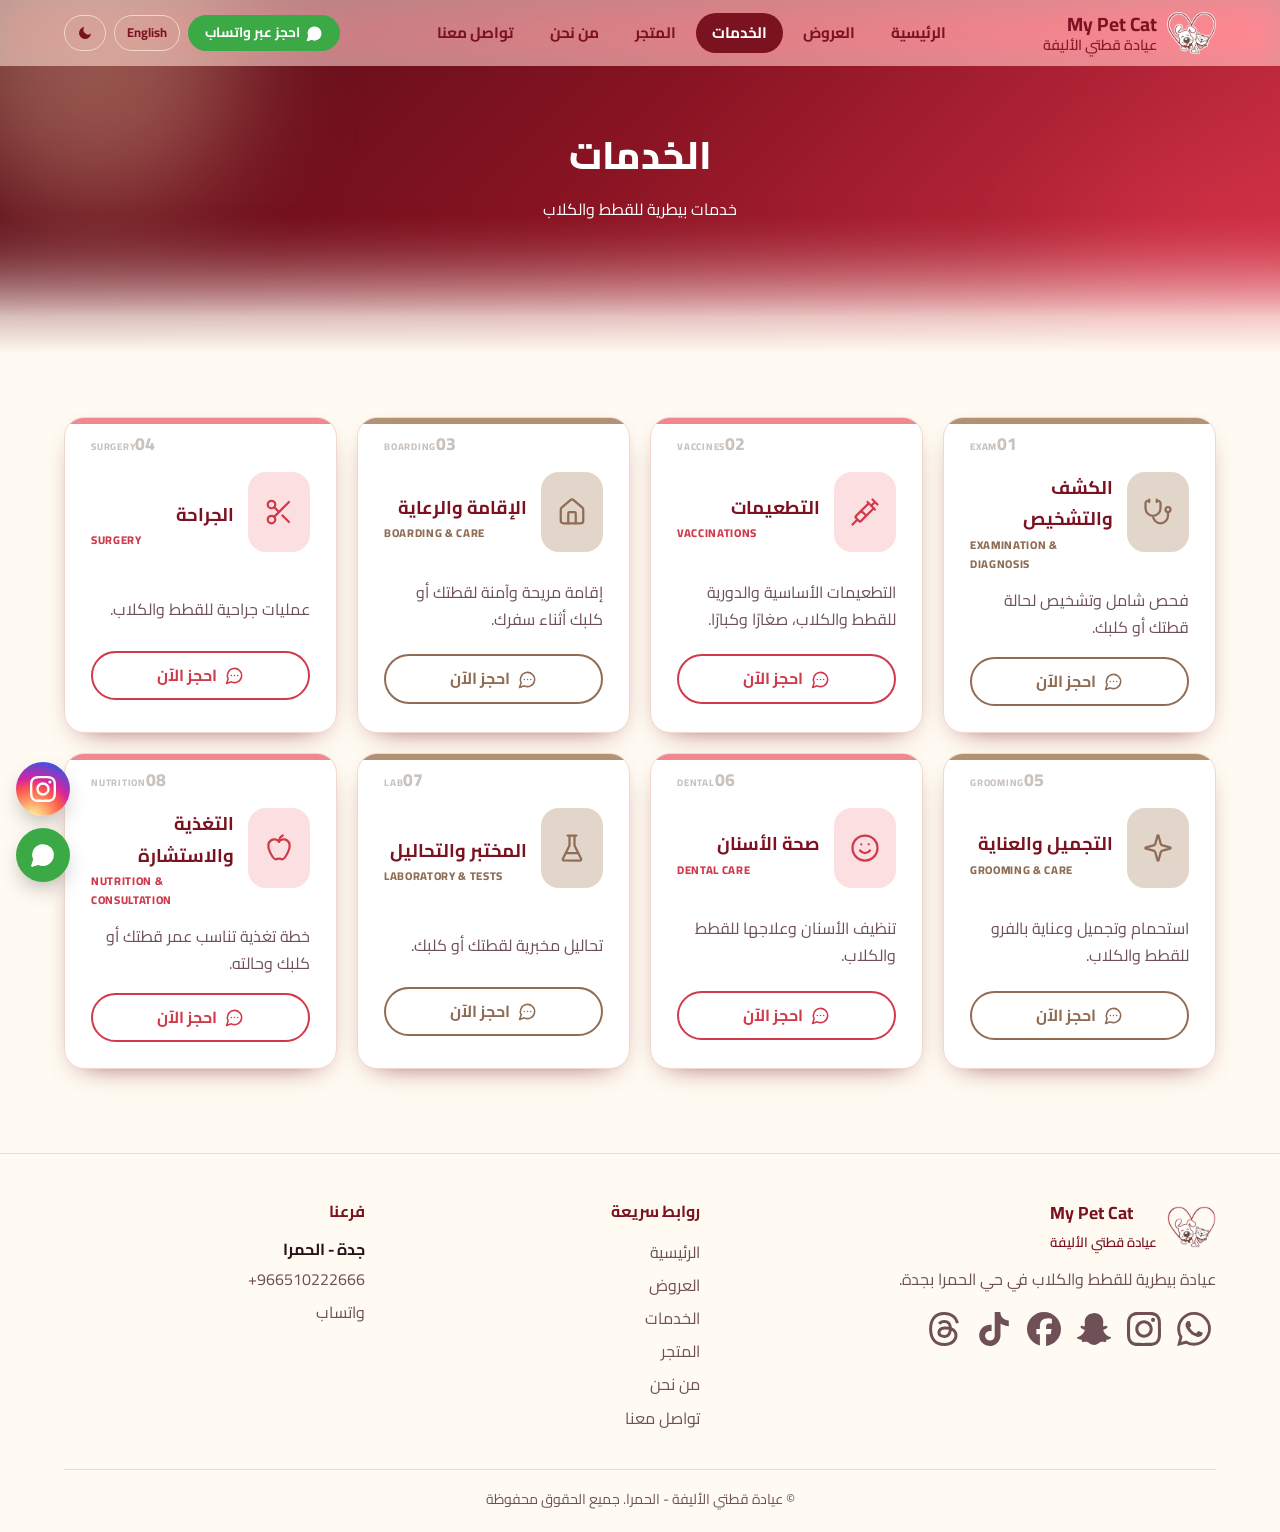
<file: services.html>
<!DOCTYPE html><html lang="ar" dir="rtl">
<head>
<meta charset="utf-8">
<meta name="viewport" content="width=device-width, initial-scale=1">
<meta name="color-scheme" content="light dark">
<title>الخدمات | عيادة قطتي الأليفة - الحمرا</title>
<meta name="description" content="عيادة قطتي الأليفة فرع الحمرا، جدة. رعاية بيطرية للقطط والكلاب. تواصل معنا على واتساب أو اتصل على +966510222666.">
<link rel="icon" type="image/svg+xml" href="favicon.svg">
<link rel="preconnect" href="https://fonts.googleapis.com"><link rel="stylesheet" media="print" onload="this.media='all'" href="https://fonts.googleapis.com/css2?family=Cairo:wght@400;600;700;800&display=swap"><noscript><link rel="stylesheet" href="https://fonts.googleapis.com/css2?family=Cairo:wght@400;600;700;800&display=swap"></noscript>
<link rel="stylesheet" href="style.css?v=20261127g">
<script async src="https://www.googletagmanager.com/gtag/js?id=AW-16984802027"></script>
<script>
window.dataLayer=window.dataLayer||[];function gtag(){dataLayer.push(arguments)}gtag('js',new Date());gtag('config','AW-16984802027');
var CONV={whatsapp:'AW-16984802027/exYdCNfgksAdEOuF_qI_',social:'AW-16984802027/exYdCNfgksAdEOuF_qI_',call:''};
document.addEventListener('click',function(e){
var a=e.target.closest&&e.target.closest('a');if(!a)return;
var k=null;
if(a.classList.contains('wa'))k='whatsapp';
else if(a.hasAttribute('data-social'))k='social';
else if((a.getAttribute('href')||'').indexOf('tel:')===0)k='call';
if(k&&CONV[k]&&CONV[k].indexOf('XXXX')<0)gtag('event','conversion',{send_to:CONV[k],transport_type:'beacon'});
},true);
</script>
<script>document.documentElement.classList.add("js");try{var _t=localStorage.getItem('theme');if(_t)document.documentElement.setAttribute('data-theme',_t)}catch(e){}</script>
</head>
<body data-page="services"><svg width="0" height="0" style="position:absolute" aria-hidden="true"><defs><radialGradient id="igg" cx=".3" cy="1.07" r="1.15"><stop offset="0" stop-color="#fdf497"/><stop offset=".05" stop-color="#fdf497"/><stop offset=".45" stop-color="#fd5949"/><stop offset=".6" stop-color="#d6249f"/><stop offset=".9" stop-color="#285AEB"/></radialGradient></defs></svg><header><a class="brand" href="./"><img src="logo.svg" alt="" width="46" height="39"><div><span data-i18n="brand">My Pet Cat</span><small data-i18n="branch">عيادة قطتي الأليفة</small></div></a><nav id="nav" aria-label="main"><a href="./" data-i18n="nHome">الرئيسية</a><a href="offers.html" data-i18n="nOffers">العروض</a><a href="services.html" class="on" aria-current="page" data-i18n="nServices">الخدمات</a><a href="shop.html" data-i18n="nShop">المتجر</a><a href="about.html" data-i18n="nAbout">من نحن</a><a href="contact.html" data-i18n="nContact">تواصل معنا</a></nav><div class="tools"><a class="hwa wa" href="https://api.whatsapp.com/send?phone=966510222666&text=%D8%A7%D9%84%D8%B3%D9%84%D8%A7%D9%85%20%D8%B9%D9%84%D9%8A%D9%83%D9%85%D8%8C%20%D8%AD%D8%A7%D8%A8%D8%A8%20%D8%A3%D8%AD%D8%AC%D8%B2%20%D9%85%D9%88%D8%B9%D8%AF%20%D9%84%D9%82%D8%B7%D8%AA%D9%8A%20%D9%81%D9%8A%20%D8%B9%D9%8A%D8%A7%D8%AF%D8%A9%20%D9%82%D8%B7%D8%AA%D9%8A%20%D8%A7%D9%84%D8%A3%D9%84%D9%8A%D9%81%D8%A9" target="_blank" rel="noopener"><svg viewBox="0 0 24 24" fill="none" stroke="currentColor" stroke-width="2" stroke-linecap="round" stroke-linejoin="round"><path d="M7.9 20A9 9 0 1 0 4 16.1L2 22z"/><path d="M8 12h.01M12 12h.01M16 12h.01"/></svg><span data-i18n="hdrWa">احجز عبر واتساب</span></a><button id="langBtn" type="button" data-i18n-aria="langAria" aria-label="Switch to English">English</button><button id="themeBtn" type="button" data-i18n-aria="themeAria" aria-label="تبديل الوضع الليلي والنهاري"><svg class="i-moon" viewBox="0 0 24 24"><path d="M21 12.8A9 9 0 1 1 11.2 3a7 7 0 0 0 9.8 9.8z"/></svg><svg class="i-sun" viewBox="0 0 24 24"><circle cx="12" cy="12" r="4.5"/><path d="M12 1.5v3M12 19.5v3M1.5 12h3M19.5 12h3M4.6 4.6l2.1 2.1M17.3 17.3l2.1 2.1M4.6 19.4l2.1-2.1M17.3 6.7l2.1-2.1" stroke="currentColor" stroke-width="2" stroke-linecap="round"/></svg></button><button id="navBtn" type="button" class="navbtn" aria-expanded="false" aria-controls="nav" data-i18n-aria="menuBtn" aria-label="القائمة"><svg viewBox="0 0 24 24" fill="none" stroke="currentColor" stroke-width="2" stroke-linecap="round" stroke-linejoin="round"><path d="M4 6h16M4 12h16M4 18h16"/></svg></button></div></header><main><div class="hero hsub"><div class="blobs"></div><h1 data-i18n="svH">الخدمات</h1><p data-i18n="svP">خدمات بيطرية للقطط والكلاب</p></div><section class="wrap svc"><div class="grid svcgrid"><div class="card"><i class="ic"><svg viewBox="0 0 24 24" fill="none" stroke="currentColor" stroke-width="1.8" stroke-linecap="round" stroke-linejoin="round"><path d="M11 2v2M5 2v2M5 3H4a2 2 0 0 0-2 2v4a6 6 0 0 0 12 0V5a2 2 0 0 0-2-2h-1M8 15a6 6 0 0 0 12 0v-3"/><circle cx="20" cy="10" r="2"/></svg></i><em class="cnum"><small>EXAM</small>01</em><b data-i18n="s1t">الكشف والتشخيص</b><em class="clab" data-i18n="s1l">EXAMINATION & DIAGNOSIS</em><span class="cdesc" data-i18n="s1d">فحص شامل وتشخيص لحالة قطتك أو كلبك.</span><div class="cardbtn"><a class="book wa" data-wat="أود حجز موعد كشف وتشخيص" href="https://api.whatsapp.com/send?phone=966510222666&text=%D8%A3%D9%88%D8%AF%20%D8%AD%D8%AC%D8%B2%20%D9%85%D9%88%D8%B9%D8%AF%20%D9%83%D8%B4%D9%81%20%D9%88%D8%AA%D8%B4%D8%AE%D9%8A%D8%B5" target="_blank" rel="noopener"><svg viewBox="0 0 24 24" fill="none" stroke="currentColor" stroke-width="2" stroke-linecap="round" stroke-linejoin="round"><path d="M7.9 20A9 9 0 1 0 4 16.1L2 22z"/><path d="M8 12h.01M12 12h.01M16 12h.01"/></svg><span data-i18n="book">احجز الآن</span></a></div></div><div class="card"><i class="ic"><svg viewBox="0 0 24 24" fill="none" stroke="currentColor" stroke-width="1.8" stroke-linecap="round" stroke-linejoin="round"><path d="m18 2 4 4M17 7l3-3M19 9 8.7 19.3a1 1 0 0 1-1.4 0L4.7 16.7a1 1 0 0 1 0-1.4L15 5M9 11l4 4M5 19l-3 3M14 4l6 6"/></svg></i><em class="cnum"><small>VACCINES</small>02</em><b data-i18n="s2t">التطعيمات</b><em class="clab" data-i18n="s2l">VACCINATIONS</em><span class="cdesc" data-i18n="s2d">التطعيمات الأساسية والدورية للقطط والكلاب، صغارًا وكبارًا.</span><div class="cardbtn"><a class="book wa" data-wat="أود حجز موعد تطعيمات" href="https://api.whatsapp.com/send?phone=966510222666&text=%D8%A3%D9%88%D8%AF%20%D8%AD%D8%AC%D8%B2%20%D9%85%D9%88%D8%B9%D8%AF%20%D8%AA%D8%B7%D8%B9%D9%8A%D9%85%D8%A7%D8%AA" target="_blank" rel="noopener"><svg viewBox="0 0 24 24" fill="none" stroke="currentColor" stroke-width="2" stroke-linecap="round" stroke-linejoin="round"><path d="M7.9 20A9 9 0 1 0 4 16.1L2 22z"/><path d="M8 12h.01M12 12h.01M16 12h.01"/></svg><span data-i18n="book">احجز الآن</span></a></div></div><div class="card"><i class="ic"><svg viewBox="0 0 24 24" fill="none" stroke="currentColor" stroke-width="1.8" stroke-linecap="round" stroke-linejoin="round"><path d="M15 21v-8a1 1 0 0 0-1-1h-4a1 1 0 0 0-1 1v8"/><path d="M3 10a2 2 0 0 1 .709-1.528l7-6a2 2 0 0 1 2.582 0l7 6A2 2 0 0 1 21 10v9a2 2 0 0 1-2 2H5a2 2 0 0 1-2-2z"/></svg></i><em class="cnum"><small>BOARDING</small>03</em><b data-i18n="s3t">الإقامة والرعاية</b><em class="clab" data-i18n="s3l">BOARDING & CARE</em><span class="cdesc" data-i18n="s3d">إقامة مريحة وآمنة لقطتك أو كلبك أثناء سفرك.</span><div class="cardbtn"><a class="book wa" data-wat="أود حجز موعد إقامة ورعاية" href="https://api.whatsapp.com/send?phone=966510222666&text=%D8%A3%D9%88%D8%AF%20%D8%AD%D8%AC%D8%B2%20%D9%85%D9%88%D8%B9%D8%AF%20%D8%A5%D9%82%D8%A7%D9%85%D8%A9%20%D9%88%D8%B1%D8%B9%D8%A7%D9%8A%D8%A9" target="_blank" rel="noopener"><svg viewBox="0 0 24 24" fill="none" stroke="currentColor" stroke-width="2" stroke-linecap="round" stroke-linejoin="round"><path d="M7.9 20A9 9 0 1 0 4 16.1L2 22z"/><path d="M8 12h.01M12 12h.01M16 12h.01"/></svg><span data-i18n="book">احجز الآن</span></a></div></div><div class="card"><i class="ic"><svg viewBox="0 0 24 24" fill="none" stroke="currentColor" stroke-width="1.8" stroke-linecap="round" stroke-linejoin="round"><circle cx="6" cy="6" r="3"/><path d="M8.12 8.12 12 12M20 4 8.12 15.88"/><circle cx="6" cy="18" r="3"/><path d="M14.8 14.8 20 20"/></svg></i><em class="cnum"><small>SURGERY</small>04</em><b data-i18n="s4t">الجراحة</b><em class="clab" data-i18n="s4l">SURGERY</em><span class="cdesc" data-i18n="s4d">عمليات جراحية للقطط والكلاب.</span><div class="cardbtn"><a class="book wa" data-wat="أود حجز موعد جراحة" href="https://api.whatsapp.com/send?phone=966510222666&text=%D8%A3%D9%88%D8%AF%20%D8%AD%D8%AC%D8%B2%20%D9%85%D9%88%D8%B9%D8%AF%20%D8%AC%D8%B1%D8%A7%D8%AD%D8%A9" target="_blank" rel="noopener"><svg viewBox="0 0 24 24" fill="none" stroke="currentColor" stroke-width="2" stroke-linecap="round" stroke-linejoin="round"><path d="M7.9 20A9 9 0 1 0 4 16.1L2 22z"/><path d="M8 12h.01M12 12h.01M16 12h.01"/></svg><span data-i18n="book">احجز الآن</span></a></div></div><div class="card"><i class="ic"><svg viewBox="0 0 24 24" fill="none" stroke="currentColor" stroke-width="1.8" stroke-linecap="round" stroke-linejoin="round"><path d="M9.9 15.5A2 2 0 0 0 8.5 14.1l-6.1-1.6a.5.5 0 0 1 0-1L8.5 9.9A2 2 0 0 0 9.9 8.5l1.6-6.1a.5.5 0 0 1 1 0l1.6 6.1a2 2 0 0 0 1.4 1.4l6.1 1.6a.5.5 0 0 1 0 1l-6.1 1.6a2 2 0 0 0-1.4 1.4l-1.6 6.1a.5.5 0 0 1-1 0z"/></svg></i><em class="cnum"><small>GROOMING</small>05</em><b data-i18n="s5t">التجميل والعناية</b><em class="clab" data-i18n="s5l">GROOMING & CARE</em><span class="cdesc" data-i18n="s5d">استحمام وتجميل وعناية بالفرو للقطط والكلاب.</span><div class="cardbtn"><a class="book wa" data-wat="أود حجز موعد تجميل وعناية" href="https://api.whatsapp.com/send?phone=966510222666&text=%D8%A3%D9%88%D8%AF%20%D8%AD%D8%AC%D8%B2%20%D9%85%D9%88%D8%B9%D8%AF%20%D8%AA%D8%AC%D9%85%D9%8A%D9%84%20%D9%88%D8%B9%D9%86%D8%A7%D9%8A%D8%A9" target="_blank" rel="noopener"><svg viewBox="0 0 24 24" fill="none" stroke="currentColor" stroke-width="2" stroke-linecap="round" stroke-linejoin="round"><path d="M7.9 20A9 9 0 1 0 4 16.1L2 22z"/><path d="M8 12h.01M12 12h.01M16 12h.01"/></svg><span data-i18n="book">احجز الآن</span></a></div></div><div class="card"><i class="ic"><svg viewBox="0 0 24 24" fill="none" stroke="currentColor" stroke-width="1.8" stroke-linecap="round" stroke-linejoin="round"><circle cx="12" cy="12" r="10"/><path d="M8 14s1.5 2 4 2 4-2 4-2M9 9h.01M15 9h.01"/></svg></i><em class="cnum"><small>DENTAL</small>06</em><b data-i18n="s6t">صحة الأسنان</b><em class="clab" data-i18n="s6l">DENTAL CARE</em><span class="cdesc" data-i18n="s6d">تنظيف الأسنان وعلاجها للقطط والكلاب.</span><div class="cardbtn"><a class="book wa" data-wat="أود حجز موعد صحة الأسنان" href="https://api.whatsapp.com/send?phone=966510222666&text=%D8%A3%D9%88%D8%AF%20%D8%AD%D8%AC%D8%B2%20%D9%85%D9%88%D8%B9%D8%AF%20%D8%B5%D8%AD%D8%A9%20%D8%A7%D9%84%D8%A3%D8%B3%D9%86%D8%A7%D9%86" target="_blank" rel="noopener"><svg viewBox="0 0 24 24" fill="none" stroke="currentColor" stroke-width="2" stroke-linecap="round" stroke-linejoin="round"><path d="M7.9 20A9 9 0 1 0 4 16.1L2 22z"/><path d="M8 12h.01M12 12h.01M16 12h.01"/></svg><span data-i18n="book">احجز الآن</span></a></div></div><div class="card"><i class="ic"><svg viewBox="0 0 24 24" fill="none" stroke="currentColor" stroke-width="1.8" stroke-linecap="round" stroke-linejoin="round"><path d="M10 2v7.527a2 2 0 0 1-.211.896L4.72 20.55a1 1 0 0 0 .9 1.45h12.76a1 1 0 0 0 .9-1.45l-5.069-10.127A2 2 0 0 1 14 9.527V2M8.5 2h7M7 16h10"/></svg></i><em class="cnum"><small>LAB</small>07</em><b data-i18n="s7t">المختبر والتحاليل</b><em class="clab" data-i18n="s7l">LABORATORY & TESTS</em><span class="cdesc" data-i18n="s7d">تحاليل مخبرية لقطتك أو كلبك.</span><div class="cardbtn"><a class="book wa" data-wat="أود حجز موعد مختبر وتحاليل" href="https://api.whatsapp.com/send?phone=966510222666&text=%D8%A3%D9%88%D8%AF%20%D8%AD%D8%AC%D8%B2%20%D9%85%D9%88%D8%B9%D8%AF%20%D9%85%D8%AE%D8%AA%D8%A8%D8%B1%20%D9%88%D8%AA%D8%AD%D8%A7%D9%84%D9%8A%D9%84" target="_blank" rel="noopener"><svg viewBox="0 0 24 24" fill="none" stroke="currentColor" stroke-width="2" stroke-linecap="round" stroke-linejoin="round"><path d="M7.9 20A9 9 0 1 0 4 16.1L2 22z"/><path d="M8 12h.01M12 12h.01M16 12h.01"/></svg><span data-i18n="book">احجز الآن</span></a></div></div><div class="card"><i class="ic"><svg viewBox="0 0 24 24" fill="none" stroke="currentColor" stroke-width="1.8" stroke-linecap="round" stroke-linejoin="round"><path d="M12 7c-1.5-2-4.5-2.5-6.5-1C3.3 7.600 3 11 4.500 14.500 5.800 17.600 7.500 21 9.500 21c1 0 1.500-.600 2.500-.600s1.500.600 2.500.600c2 0 3.700-3.400 5-6.500 1.500-3.500 1.200-6.900-1-8.500-2-1.500-5-1-6.500 1z"/><path d="M12 7c0-2 1-4 3-5"/></svg></i><em class="cnum"><small>NUTRITION</small>08</em><b data-i18n="s8t">التغذية والاستشارة</b><em class="clab" data-i18n="s8l">NUTRITION & CONSULTATION</em><span class="cdesc" data-i18n="s8d">خطة تغذية تناسب عمر قطتك أو كلبك وحالته.</span><div class="cardbtn"><a class="book wa" data-wat="أود حجز موعد تغذية واستشارة" href="https://api.whatsapp.com/send?phone=966510222666&text=%D8%A3%D9%88%D8%AF%20%D8%AD%D8%AC%D8%B2%20%D9%85%D9%88%D8%B9%D8%AF%20%D8%AA%D8%BA%D8%B0%D9%8A%D8%A9%20%D9%88%D8%A7%D8%B3%D8%AA%D8%B4%D8%A7%D8%B1%D8%A9" target="_blank" rel="noopener"><svg viewBox="0 0 24 24" fill="none" stroke="currentColor" stroke-width="2" stroke-linecap="round" stroke-linejoin="round"><path d="M7.9 20A9 9 0 1 0 4 16.1L2 22z"/><path d="M8 12h.01M12 12h.01M16 12h.01"/></svg><span data-i18n="book">احجز الآن</span></a></div></div></div></section></main><footer><div class="fgrid"><div class="fcol"><div class="fbrand"><img src="logo.svg" alt="" width="46" height="39"><div><b data-i18n="brand">My Pet Cat</b><small data-i18n="branch">عيادة قطتي الأليفة</small></div></div><p data-i18n="footP">عيادة بيطرية للقطط والكلاب في حي الحمرا بجدة.</p><div class="social"><a class="wa" href="https://api.whatsapp.com/send?phone=966510222666&text=%D8%A7%D9%84%D8%B3%D9%84%D8%A7%D9%85%20%D8%B9%D9%84%D9%8A%D9%83%D9%85%D8%8C%20%D8%AD%D8%A7%D8%A8%D8%A8%20%D8%A3%D8%AD%D8%AC%D8%B2%20%D9%85%D9%88%D8%B9%D8%AF%20%D9%84%D9%82%D8%B7%D8%AA%D9%8A%20%D9%81%D9%8A%20%D8%B9%D9%8A%D8%A7%D8%AF%D8%A9%20%D9%82%D8%B7%D8%AA%D9%8A%20%D8%A7%D9%84%D8%A3%D9%84%D9%8A%D9%81%D8%A9" aria-label="WhatsApp" target="_blank" rel="noopener"><svg viewBox="0 0 24 24" fill="currentColor"><path d="M17.472 14.382c-.297-.149-1.758-.867-2.03-.967-.273-.099-.471-.148-.67.15-.197.297-.767.966-.94 1.164-.173.199-.347.223-.644.075-.297-.15-1.255-.463-2.39-1.475-.883-.788-1.48-1.761-1.653-2.059-.173-.297-.018-.458.13-.606.134-.133.298-.347.446-.52.149-.174.198-.298.298-.497.099-.198.05-.371-.025-.52-.075-.149-.669-1.612-.916-2.207-.242-.579-.487-.5-.669-.51-.173-.008-.371-.01-.57-.01-.198 0-.52.074-.792.372-.272.297-1.04 1.016-1.04 2.479 0 1.462 1.065 2.875 1.213 3.074.149.198 2.096 3.2 5.077 4.487.709.306 1.262.489 1.694.625.712.227 1.36.195 1.871.118.571-.085 1.758-.719 2.006-1.413.248-.694.248-1.289.173-1.413-.074-.124-.272-.198-.57-.347m-5.421 7.403h-.004a9.87 9.87 0 01-5.031-1.378l-.361-.214-3.741.982.998-3.648-.235-.374a9.86 9.86 0 01-1.51-5.26c.001-5.45 4.436-9.884 9.888-9.884 2.64 0 5.122 1.03 6.988 2.898a9.825 9.825 0 012.893 6.994c-.003 5.45-4.437 9.884-9.885 9.884m8.413-18.297A11.815 11.815 0 0012.05 0C5.495 0 .16 5.335.157 11.892c0 2.096.547 4.142 1.588 5.945L.057 24l6.305-1.654a11.882 11.882 0 005.683 1.448h.005c6.554 0 11.89-5.335 11.893-11.893a11.821 11.821 0 00-3.48-8.413Z"/></svg></a><a data-social="Instagram" href="https://www.instagram.com/my_pet_cat1?knvt=MXAzeDVhdXh0YTFkNQ==" aria-label="Instagram" target="_blank" rel="noopener"><svg viewBox="0 0 24 24"><path d="M7.0301.084c-1.2768.0602-2.1487.264-2.911.5634-.7888.3075-1.4575.72-2.1228 1.3877-.6652.6677-1.075 1.3368-1.3802 2.127-.2954.7638-.4956 1.6365-.552 2.914-.0564 1.2775-.0689 1.6882-.0626 4.947.0062 3.2586.0206 3.6671.0825 4.9473.061 1.2765.264 2.1482.5635 2.9107.308.7889.72 1.4573 1.388 2.1228.6679.6655 1.3365 1.0743 2.1285 1.38.7632.295 1.6361.4961 2.9134.552 1.2773.056 1.6884.069 4.9462.0627 3.2578-.0062 3.668-.0207 4.9478-.0814 1.28-.0607 2.147-.2652 2.9098-.5633.7889-.3086 1.4578-.72 2.1228-1.3881.665-.6682 1.0745-1.3378 1.3795-2.1284.2957-.7632.4966-1.636.552-2.9124.056-1.2809.0692-1.6898.063-4.948-.0063-3.2583-.021-3.6668-.0817-4.9465-.0607-1.2797-.264-2.1487-.5633-2.9117-.3084-.7889-.72-1.4568-1.3876-2.1228C21.2982 1.33 20.628.9208 19.8378.6165 19.074.321 18.2017.1197 16.9244.0645 15.6471.0093 15.236-.005 11.977.0014 8.718.0076 8.31.0215 7.0301.0839m.1402 21.6932c-1.17-.0509-1.8053-.2453-2.2287-.408-.5606-.216-.96-.4771-1.3819-.895-.422-.4178-.6811-.8186-.9-1.378-.1644-.4234-.3624-1.058-.4171-2.228-.0595-1.2645-.072-1.6442-.079-4.848-.007-3.2037.0053-3.583.0607-4.848.05-1.169.2456-1.805.408-2.2282.216-.5613.4762-.96.895-1.3816.4188-.4217.8184-.6814 1.3783-.9003.423-.1651 1.0575-.3614 2.227-.4171 1.2655-.06 1.6447-.072 4.848-.079 3.2033-.007 3.5835.005 4.8495.0608 1.169.0508 1.8053.2445 2.228.408.5608.216.96.4754 1.3816.895.4217.4194.6816.8176.9005 1.3787.1653.4217.3617 1.056.4169 2.2263.0602 1.2655.0739 1.645.0796 4.848.0058 3.203-.0055 3.5834-.061 4.848-.051 1.17-.245 1.8055-.408 2.2294-.216.5604-.4763.96-.8954 1.3814-.419.4215-.8181.6811-1.3783.9-.4224.1649-1.0577.3617-2.2262.4174-1.2656.0595-1.6448.072-4.8493.079-3.2045.007-3.5825-.006-4.848-.0608M16.953 5.5864A1.44 1.44 0 1 0 18.39 4.144a1.44 1.44 0 0 0-1.437 1.4424M5.8385 12.012c.0067 3.4032 2.7706 6.1557 6.173 6.1493 3.4026-.0065 6.157-2.7701 6.1506-6.1733-.0065-3.4032-2.771-6.1565-6.174-6.1498-3.403.0067-6.156 2.771-6.1496 6.1738M8 12.0077a4 4 0 1 1 4.008 3.9921A3.9996 3.9996 0 0 1 8 12.0077"/></svg></a><a data-social="Snapchat" href="https://www.snapchat.com/add/mpc_clinic?share_id=G8-2mr1uevE&amp;locale=ar-EG" aria-label="Snapchat" target="_blank" rel="noopener"><svg viewBox="0 0 24 24"><path d="M12.206.793c.99 0 4.347.276 5.93 3.821.529 1.193.403 3.219.299 4.847l-.003.06c-.012.18-.022.345-.03.51.075.045.203.09.401.09.3-.016.659-.12 1.033-.301.165-.088.344-.104.464-.104.182 0 .359.029.509.09.45.149.734.479.734.838.015.449-.39.839-1.213 1.168-.089.029-.209.075-.344.119-.45.135-1.139.36-1.333.81-.09.224-.061.524.12.868l.015.015c.06.136 1.526 3.475 4.791 4.014.255.044.435.27.42.509 0 .075-.015.149-.045.225-.24.569-1.273.988-3.146 1.271-.059.091-.12.375-.164.57-.029.179-.074.36-.134.553-.076.271-.27.405-.555.405h-.03c-.135 0-.313-.031-.538-.074-.36-.075-.765-.135-1.273-.135-.3 0-.599.015-.913.074-.6.104-1.123.464-1.723.884-.853.599-1.826 1.288-3.294 1.288-.06 0-.119-.015-.18-.015h-.149c-1.468 0-2.427-.675-3.279-1.288-.599-.42-1.107-.779-1.707-.884-.314-.045-.629-.074-.928-.074-.54 0-.958.089-1.272.149-.211.043-.391.074-.54.074-.374 0-.523-.224-.583-.42-.061-.192-.09-.389-.135-.567-.046-.181-.105-.494-.166-.57-1.918-.222-2.95-.642-3.189-1.226-.031-.063-.052-.15-.055-.225-.015-.243.165-.465.42-.509 3.264-.54 4.73-3.879 4.791-4.02l.016-.029c.18-.345.224-.645.119-.869-.195-.434-.884-.658-1.332-.809-.121-.029-.24-.074-.346-.119-1.107-.435-1.257-.93-1.197-1.273.09-.479.674-.793 1.168-.793.146 0 .27.029.383.074.42.194.789.3 1.104.3.234 0 .384-.06.465-.105l-.046-.569c-.098-1.626-.225-3.651.307-4.837C7.392 1.077 10.739.807 11.727.807l.419-.015h.06z"/></svg></a><a data-social="Facebook" href="https://www.facebook.com/share/1E8m47ogdC/" aria-label="Facebook" target="_blank" rel="noopener"><svg viewBox="0 0 24 24"><path d="M9.101 23.691v-7.98H6.627v-3.667h2.474v-1.58c0-4.085 1.848-5.978 5.858-5.978.401 0 .955.042 1.468.103a8.68 8.68 0 0 1 1.141.195v3.325a8.623 8.623 0 0 0-.653-.036 26.805 26.805 0 0 0-.733-.009c-.707 0-1.259.096-1.675.309a1.686 1.686 0 0 0-.679.622c-.258.42-.374.995-.374 1.752v1.297h3.919l-.386 2.103-.287 1.564h-3.246v8.245C19.396 23.238 24 18.179 24 12.044c0-6.627-5.373-12-12-12s-12 5.373-12 12c0 5.628 3.874 10.35 9.101 11.647Z"/></svg></a><a data-social="TikTok" href="https://www.tiktok.com/@my_pet_cat1" aria-label="TikTok" target="_blank" rel="noopener"><svg viewBox="0 0 24 24"><path d="M12.525.02c1.31-.02 2.61-.01 3.91-.02.08 1.53.63 3.09 1.75 4.17 1.12 1.11 2.7 1.62 4.24 1.79v4.03c-1.44-.05-2.89-.35-4.2-.97-.57-.26-1.1-.59-1.62-.93-.01 2.92.01 5.84-.02 8.75-.08 1.4-.54 2.79-1.35 3.94-1.31 1.92-3.58 3.17-5.91 3.21-1.43.08-2.86-.31-4.08-1.03-2.02-1.19-3.44-3.37-3.65-5.71-.02-.5-.03-1-.01-1.49.18-1.9 1.12-3.72 2.58-4.96 1.66-1.44 3.98-2.13 6.15-1.72.02 1.48-.04 2.96-.04 4.44-.99-.32-2.15-.23-3.02.37-.63.41-1.11 1.04-1.36 1.75-.21.51-.15 1.07-.14 1.61.24 1.64 1.82 3.02 3.5 2.87 1.12-.01 2.19-.66 2.77-1.61.19-.33.4-.67.41-1.06.1-1.79.06-3.57.07-5.36.01-4.03-.01-8.05.02-12.07z"/></svg></a><a data-social="Threads" href="https://www.threads.com/@my_pet_cat1" aria-label="Threads" target="_blank" rel="noopener"><svg viewBox="0 0 24 24"><path d="M12.186 24h-.007c-3.581-.024-6.334-1.205-8.184-3.509C2.35 18.44 1.5 15.586 1.472 12.01v-.017c.03-3.579.879-6.43 2.525-8.482C5.845 1.205 8.6.024 12.18 0h.014c2.746.02 5.043.725 6.826 2.098 1.677 1.29 2.858 3.13 3.509 5.467l-2.04.569c-1.104-3.96-3.898-5.984-8.304-6.015-2.91.022-5.11.936-6.54 2.717C4.307 6.504 3.616 8.914 3.589 12c.027 3.086.718 5.496 2.057 7.164 1.43 1.783 3.631 2.698 6.54 2.717 2.623-.02 4.358-.631 5.8-2.045 1.647-1.613 1.618-3.593 1.09-4.798-.31-.71-.873-1.3-1.634-1.75-.192 1.352-.622 2.446-1.284 3.272-.886 1.102-2.14 1.704-3.73 1.79-1.202.065-2.361-.218-3.259-.801-1.063-.689-1.685-1.74-1.752-2.964-.065-1.19.408-2.285 1.33-3.082.88-.76 2.119-1.207 3.583-1.291a13.853 13.853 0 0 1 3.02.142c-.126-.742-.375-1.332-.75-1.757-.513-.586-1.308-.883-2.359-.89h-.029c-.844 0-1.992.232-2.721 1.32L7.734 7.847c.98-1.454 2.568-2.256 4.478-2.256h.044c3.194.02 5.097 1.975 5.287 5.388.108.046.216.094.321.142 1.49.7 2.58 1.761 3.154 3.07.797 1.82.871 4.79-1.548 7.158-1.85 1.81-4.094 2.628-7.277 2.65Zm1.003-11.69c-.242 0-.487.007-.739.021-1.836.103-2.98.946-2.916 2.143.067 1.256 1.452 1.839 2.784 1.767 1.224-.065 2.818-.543 3.086-3.71a10.5 10.5 0 0 0-2.215-.221z"/></svg></a></div></div><div class="fcol"><h4 data-i18n="quick">روابط سريعة</h4><a href="./" data-i18n="nHome">الرئيسية</a><a href="offers.html" data-i18n="nOffers">العروض</a><a href="services.html" data-i18n="nServices">الخدمات</a><a href="shop.html" data-i18n="nShop">المتجر</a><a href="about.html" data-i18n="nAbout">من نحن</a><a href="contact.html" data-i18n="nContact">تواصل معنا</a></div><div class="fcol"><h4 data-i18n="ourBr">فرعنا</h4><div class="fbr"><b data-i18n="brName">جدة - الحمرا</b><a href="tel:+966510222666"><bdi class="ltr">+966510222666</bdi></a><a class="wa" href="https://api.whatsapp.com/send?phone=966510222666&text=%D8%A7%D9%84%D8%B3%D9%84%D8%A7%D9%85%20%D8%B9%D9%84%D9%8A%D9%83%D9%85%D8%8C%20%D8%AD%D8%A7%D8%A8%D8%A8%20%D8%A3%D8%AD%D8%AC%D8%B2%20%D9%85%D9%88%D8%B9%D8%AF%20%D9%84%D9%82%D8%B7%D8%AA%D9%8A%20%D9%81%D9%8A%20%D8%B9%D9%8A%D8%A7%D8%AF%D8%A9%20%D9%82%D8%B7%D8%AA%D9%8A%20%D8%A7%D9%84%D8%A3%D9%84%D9%8A%D9%81%D8%A9" target="_blank" rel="noopener"><span data-i18n="waL">واتساب</span></a></div></div></div><div class="fcopy" data-i18n="copy">© عيادة قطتي الأليفة - الحمرا. جميع الحقوق محفوظة</div></footer><a class="fab ig" data-social="Instagram" href="https://www.instagram.com/my_pet_cat1?knvt=MXAzeDVhdXh0YTFkNQ==" aria-label="Instagram" target="_blank" rel="noopener"><svg viewBox="0 0 24 24"><path d="M7.0301.084c-1.2768.0602-2.1487.264-2.911.5634-.7888.3075-1.4575.72-2.1228 1.3877-.6652.6677-1.075 1.3368-1.3802 2.127-.2954.7638-.4956 1.6365-.552 2.914-.0564 1.2775-.0689 1.6882-.0626 4.947.0062 3.2586.0206 3.6671.0825 4.9473.061 1.2765.264 2.1482.5635 2.9107.308.7889.72 1.4573 1.388 2.1228.6679.6655 1.3365 1.0743 2.1285 1.38.7632.295 1.6361.4961 2.9134.552 1.2773.056 1.6884.069 4.9462.0627 3.2578-.0062 3.668-.0207 4.9478-.0814 1.28-.0607 2.147-.2652 2.9098-.5633.7889-.3086 1.4578-.72 2.1228-1.3881.665-.6682 1.0745-1.3378 1.3795-2.1284.2957-.7632.4966-1.636.552-2.9124.056-1.2809.0692-1.6898.063-4.948-.0063-3.2583-.021-3.6668-.0817-4.9465-.0607-1.2797-.264-2.1487-.5633-2.9117-.3084-.7889-.72-1.4568-1.3876-2.1228C21.2982 1.33 20.628.9208 19.8378.6165 19.074.321 18.2017.1197 16.9244.0645 15.6471.0093 15.236-.005 11.977.0014 8.718.0076 8.31.0215 7.0301.0839m.1402 21.6932c-1.17-.0509-1.8053-.2453-2.2287-.408-.5606-.216-.96-.4771-1.3819-.895-.422-.4178-.6811-.8186-.9-1.378-.1644-.4234-.3624-1.058-.4171-2.228-.0595-1.2645-.072-1.6442-.079-4.848-.007-3.2037.0053-3.583.0607-4.848.05-1.169.2456-1.805.408-2.2282.216-.5613.4762-.96.895-1.3816.4188-.4217.8184-.6814 1.3783-.9003.423-.1651 1.0575-.3614 2.227-.4171 1.2655-.06 1.6447-.072 4.848-.079 3.2033-.007 3.5835.005 4.8495.0608 1.169.0508 1.8053.2445 2.228.408.5608.216.96.4754 1.3816.895.4217.4194.6816.8176.9005 1.3787.1653.4217.3617 1.056.4169 2.2263.0602 1.2655.0739 1.645.0796 4.848.0058 3.203-.0055 3.5834-.061 4.848-.051 1.17-.245 1.8055-.408 2.2294-.216.5604-.4763.96-.8954 1.3814-.419.4215-.8181.6811-1.3783.9-.4224.1649-1.0577.3617-2.2262.4174-1.2656.0595-1.6448.072-4.8493.079-3.2045.007-3.5825-.006-4.848-.0608M16.953 5.5864A1.44 1.44 0 1 0 18.39 4.144a1.44 1.44 0 0 0-1.437 1.4424M5.8385 12.012c.0067 3.4032 2.7706 6.1557 6.173 6.1493 3.4026-.0065 6.157-2.7701 6.1506-6.1733-.0065-3.4032-2.771-6.1565-6.174-6.1498-3.403.0067-6.156 2.771-6.1496 6.1738M8 12.0077a4 4 0 1 1 4.008 3.9921A3.9996 3.9996 0 0 1 8 12.0077"/></svg></a><a class="wa fab" href="https://api.whatsapp.com/send?phone=966510222666&text=%D8%A7%D9%84%D8%B3%D9%84%D8%A7%D9%85%20%D8%B9%D9%84%D9%8A%D9%83%D9%85%D8%8C%20%D8%AD%D8%A7%D8%A8%D8%A8%20%D8%A3%D8%AD%D8%AC%D8%B2%20%D9%85%D9%88%D8%B9%D8%AF%20%D9%84%D9%82%D8%B7%D8%AA%D9%8A%20%D9%81%D9%8A%20%D8%B9%D9%8A%D8%A7%D8%AF%D8%A9%20%D9%82%D8%B7%D8%AA%D9%8A%20%D8%A7%D9%84%D8%A3%D9%84%D9%8A%D9%81%D8%A9" aria-label="WhatsApp" target="_blank" rel="noopener"><svg viewBox="0 0 24 24" fill="none" stroke="currentColor" stroke-width="2" stroke-linecap="round" stroke-linejoin="round"><path d="M7.9 20A9 9 0 1 0 4 16.1L2 22z"/><path d="M8 12h.01M12 12h.01M16 12h.01"/></svg></a>
<script>setTimeout(function(){var r=document.querySelectorAll(".rv");for(var i=0;i<r.length;i++)r[i].classList.add("in")},2500)</script>
<script src="app.js?v=20261127g"></script>
</body></html>
</file>
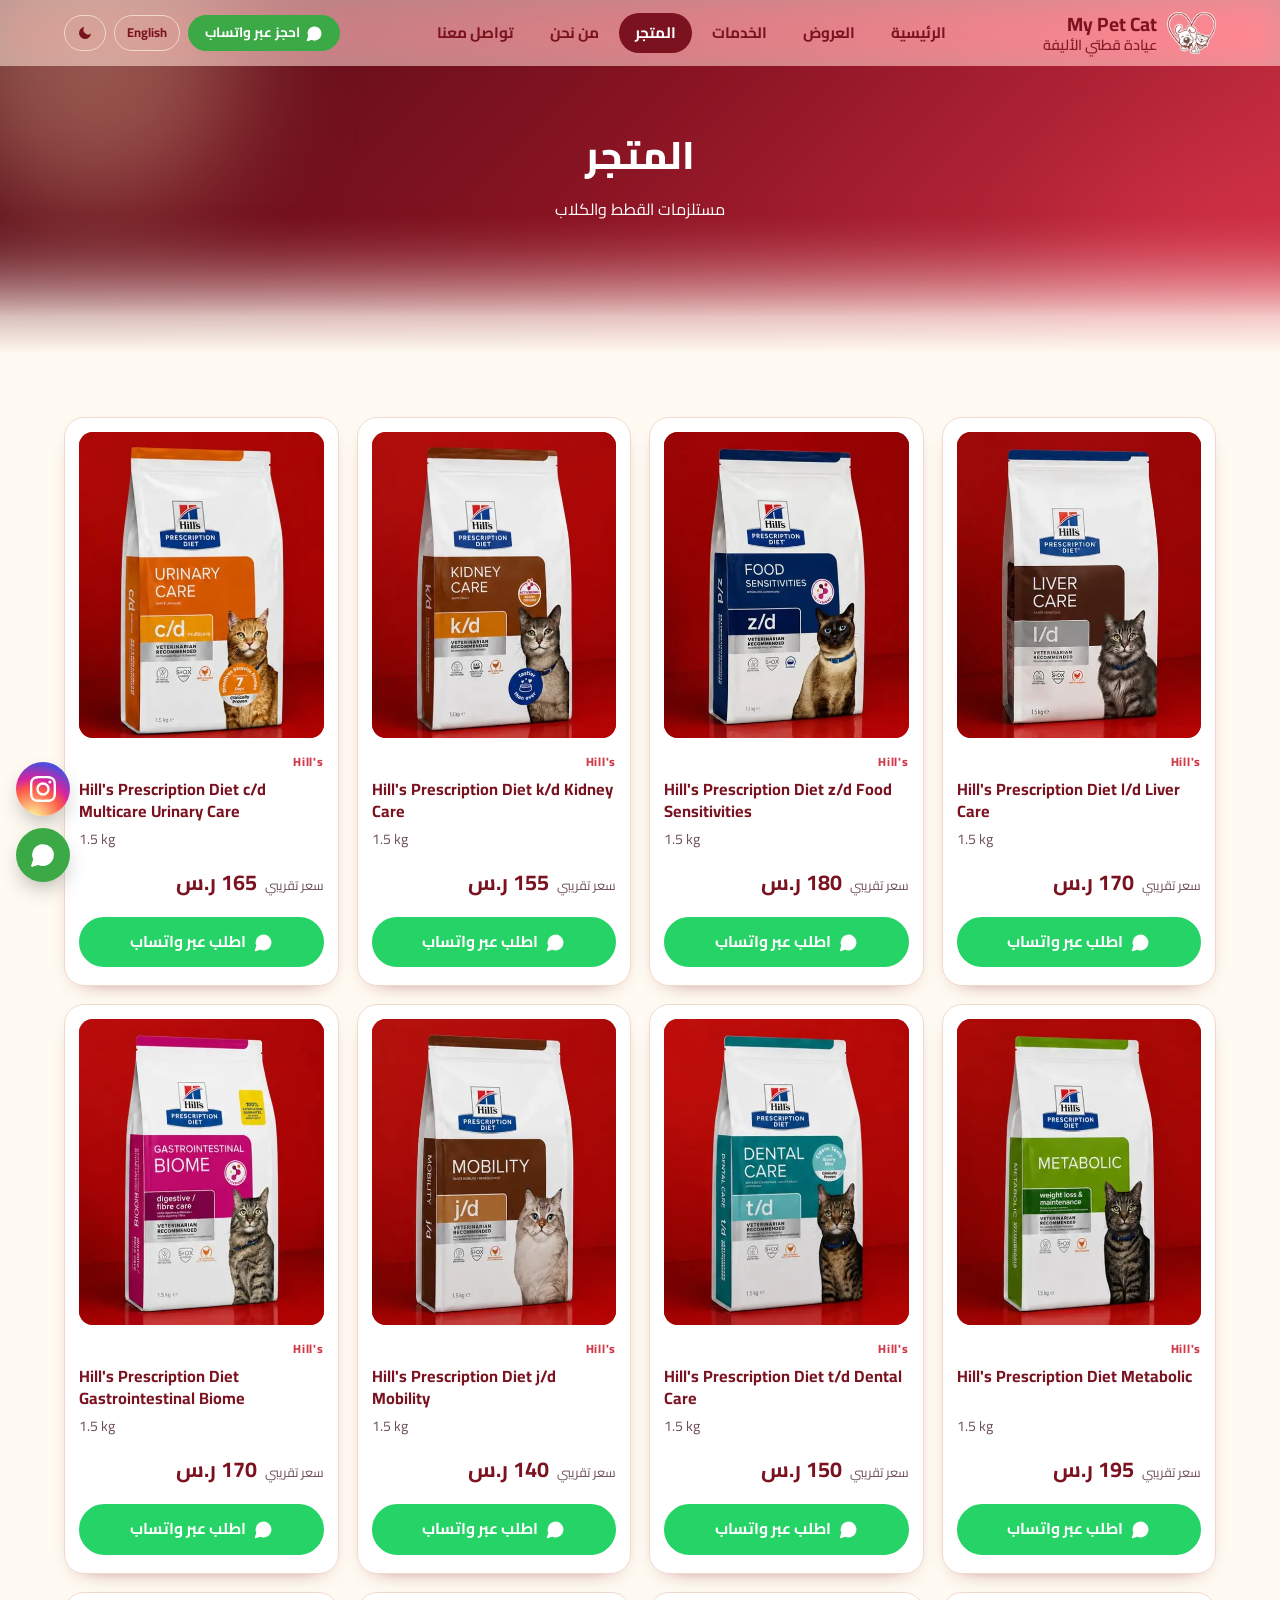
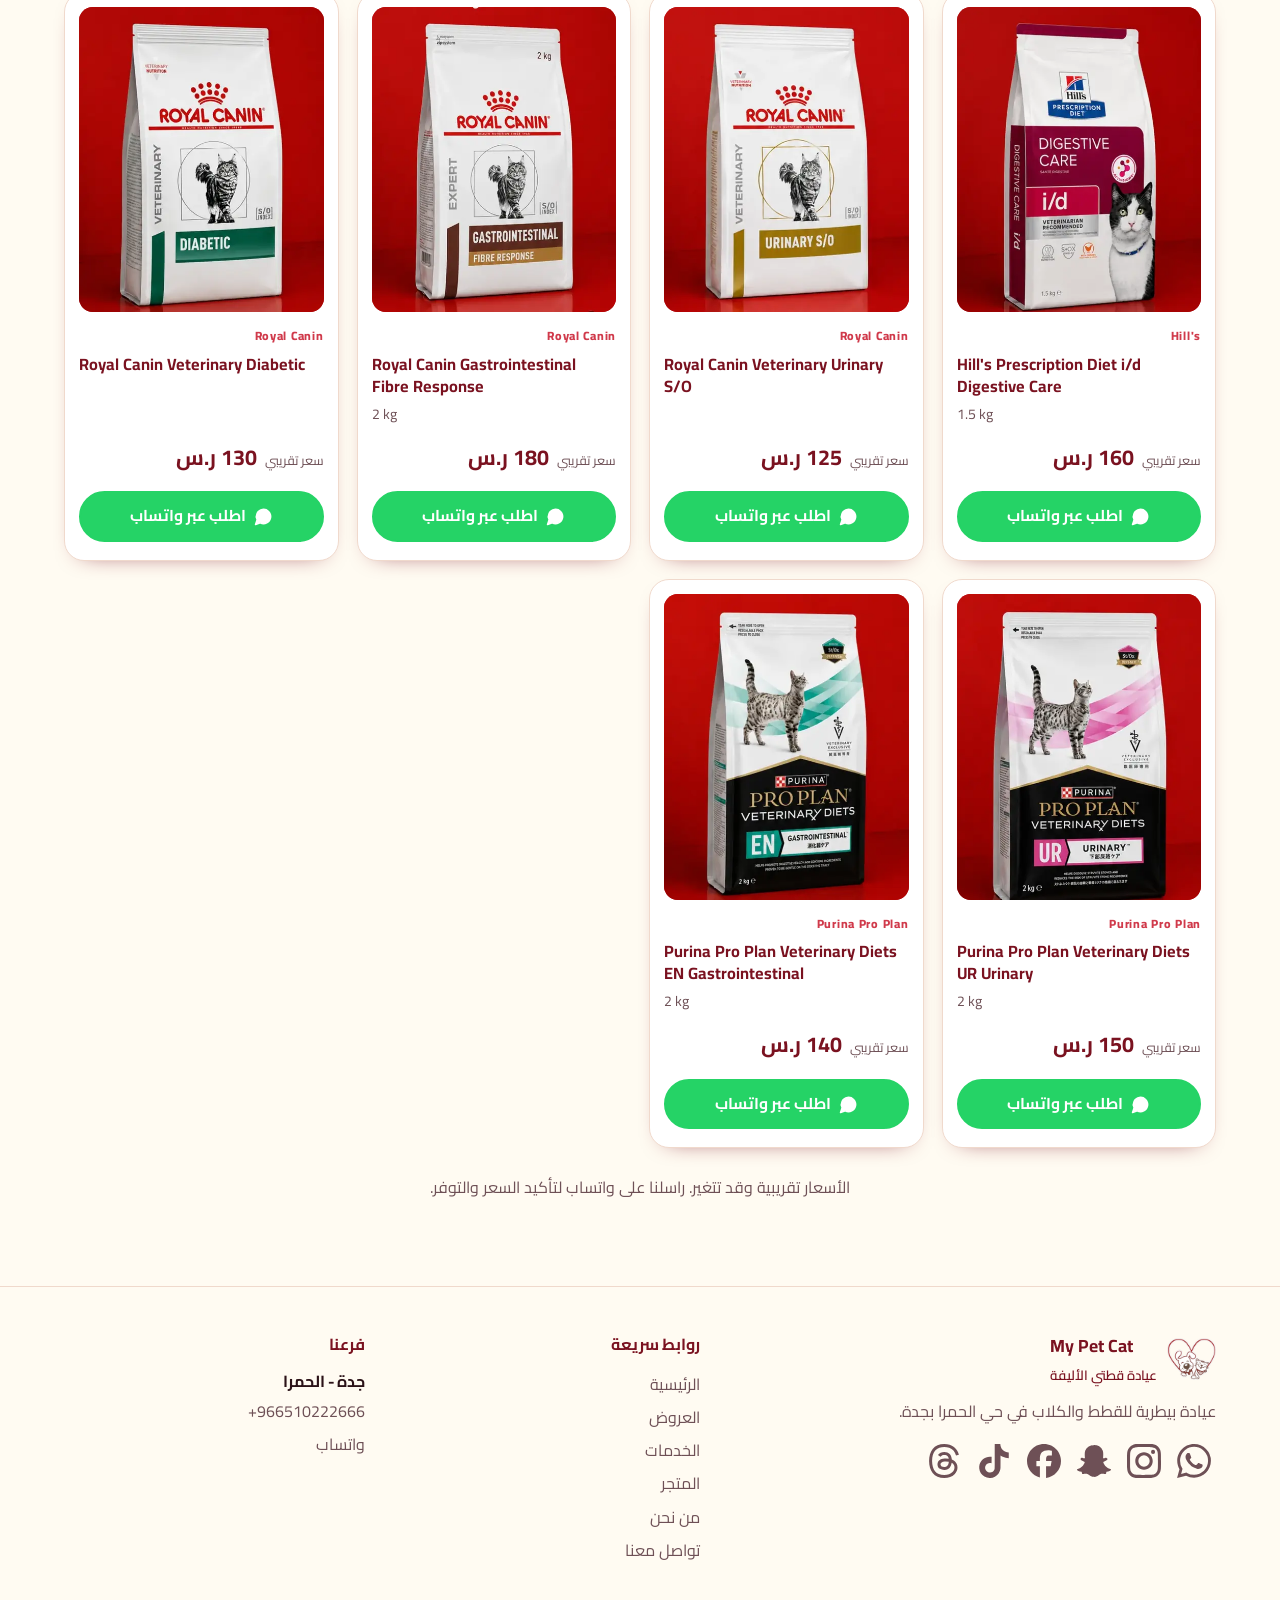
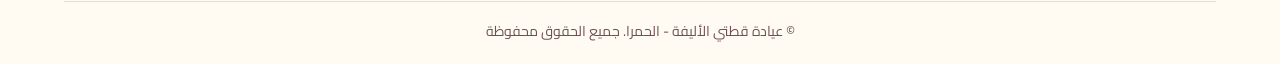
<file: shop.html>
<!DOCTYPE html><html lang="ar" dir="rtl">
<head>
<meta charset="utf-8">
<meta name="viewport" content="width=device-width, initial-scale=1">
<meta name="color-scheme" content="light dark">
<title>المتجر | عيادة قطتي الأليفة - الحمرا</title>
<meta name="description" content="عيادة قطتي الأليفة فرع الحمرا، جدة. رعاية بيطرية للقطط والكلاب. تواصل معنا على واتساب أو اتصل على +966510222666.">
<link rel="icon" type="image/svg+xml" href="favicon.svg">
<link rel="preconnect" href="https://fonts.googleapis.com"><link rel="stylesheet" media="print" onload="this.media='all'" href="https://fonts.googleapis.com/css2?family=Cairo:wght@400;600;700;800&display=swap"><noscript><link rel="stylesheet" href="https://fonts.googleapis.com/css2?family=Cairo:wght@400;600;700;800&display=swap"></noscript>
<link rel="stylesheet" href="style.css?v=20261127g">
<script async src="https://www.googletagmanager.com/gtag/js?id=AW-16984802027"></script>
<script>
window.dataLayer=window.dataLayer||[];function gtag(){dataLayer.push(arguments)}gtag('js',new Date());gtag('config','AW-16984802027');
var CONV={whatsapp:'AW-16984802027/exYdCNfgksAdEOuF_qI_',social:'AW-16984802027/exYdCNfgksAdEOuF_qI_',call:''};
document.addEventListener('click',function(e){
var a=e.target.closest&&e.target.closest('a');if(!a)return;
var k=null;
if(a.classList.contains('wa'))k='whatsapp';
else if(a.hasAttribute('data-social'))k='social';
else if((a.getAttribute('href')||'').indexOf('tel:')===0)k='call';
if(k&&CONV[k]&&CONV[k].indexOf('XXXX')<0)gtag('event','conversion',{send_to:CONV[k],transport_type:'beacon'});
},true);
</script>
<script>document.documentElement.classList.add("js");try{var _t=localStorage.getItem('theme');if(_t)document.documentElement.setAttribute('data-theme',_t)}catch(e){}</script>
</head>
<body data-page="shop"><svg width="0" height="0" style="position:absolute" aria-hidden="true"><defs><radialGradient id="igg" cx=".3" cy="1.07" r="1.15"><stop offset="0" stop-color="#fdf497"/><stop offset=".05" stop-color="#fdf497"/><stop offset=".45" stop-color="#fd5949"/><stop offset=".6" stop-color="#d6249f"/><stop offset=".9" stop-color="#285AEB"/></radialGradient></defs></svg><header><a class="brand" href="./"><img src="logo.svg" alt="" width="46" height="39"><div><span data-i18n="brand">My Pet Cat</span><small data-i18n="branch">عيادة قطتي الأليفة</small></div></a><nav id="nav" aria-label="main"><a href="./" data-i18n="nHome">الرئيسية</a><a href="offers.html" data-i18n="nOffers">العروض</a><a href="services.html" data-i18n="nServices">الخدمات</a><a href="shop.html" class="on" aria-current="page" data-i18n="nShop">المتجر</a><a href="about.html" data-i18n="nAbout">من نحن</a><a href="contact.html" data-i18n="nContact">تواصل معنا</a></nav><div class="tools"><a class="hwa wa" href="https://api.whatsapp.com/send?phone=966510222666&text=%D8%A7%D9%84%D8%B3%D9%84%D8%A7%D9%85%20%D8%B9%D9%84%D9%8A%D9%83%D9%85%D8%8C%20%D8%AD%D8%A7%D8%A8%D8%A8%20%D8%A3%D8%AD%D8%AC%D8%B2%20%D9%85%D9%88%D8%B9%D8%AF%20%D9%84%D9%82%D8%B7%D8%AA%D9%8A%20%D9%81%D9%8A%20%D8%B9%D9%8A%D8%A7%D8%AF%D8%A9%20%D9%82%D8%B7%D8%AA%D9%8A%20%D8%A7%D9%84%D8%A3%D9%84%D9%8A%D9%81%D8%A9" target="_blank" rel="noopener"><svg viewBox="0 0 24 24" fill="none" stroke="currentColor" stroke-width="2" stroke-linecap="round" stroke-linejoin="round"><path d="M7.9 20A9 9 0 1 0 4 16.1L2 22z"/><path d="M8 12h.01M12 12h.01M16 12h.01"/></svg><span data-i18n="hdrWa">احجز عبر واتساب</span></a><button id="langBtn" type="button" data-i18n-aria="langAria" aria-label="Switch to English">English</button><button id="themeBtn" type="button" data-i18n-aria="themeAria" aria-label="تبديل الوضع الليلي والنهاري"><svg class="i-moon" viewBox="0 0 24 24"><path d="M21 12.8A9 9 0 1 1 11.2 3a7 7 0 0 0 9.8 9.8z"/></svg><svg class="i-sun" viewBox="0 0 24 24"><circle cx="12" cy="12" r="4.5"/><path d="M12 1.5v3M12 19.5v3M1.5 12h3M19.5 12h3M4.6 4.6l2.1 2.1M17.3 17.3l2.1 2.1M4.6 19.4l2.1-2.1M17.3 6.7l2.1-2.1" stroke="currentColor" stroke-width="2" stroke-linecap="round"/></svg></button><button id="navBtn" type="button" class="navbtn" aria-expanded="false" aria-controls="nav" data-i18n-aria="menuBtn" aria-label="القائمة"><svg viewBox="0 0 24 24" fill="none" stroke="currentColor" stroke-width="2" stroke-linecap="round" stroke-linejoin="round"><path d="M4 6h16M4 12h16M4 18h16"/></svg></button></div></header><main><div class="hero hsub"><div class="blobs"></div><h1 data-i18n="shopH">المتجر</h1><p data-i18n="shopP">مستلزمات القطط والكلاب</p></div><section class="wrap wide"><div class="grid prods" id="prods"><div class="pcard rv"><div class="pimg"><img src="img/b1.svg" alt="Hill's Prescription Diet l/d Liver Care" width="480" height="600" loading="lazy" decoding="async"></div><span class="pbrand">Hill's</span><b dir="ltr">Hill's Prescription Diet l/d Liver Care</b><span class="psize" dir="ltr">1.5 kg</span><div class="pprice"><small data-i18n="pApprox">سعر تقريبي</small><strong>170 <span data-i18n="pCur">ر.س</span></strong></div><a class="wa book gbtn" href="https://api.whatsapp.com/send?phone=966510222666&text=%D8%A7%D9%84%D8%B3%D9%84%D8%A7%D9%85%20%D8%B9%D9%84%D9%8A%D9%83%D9%85%D8%8C%20%D8%AD%D8%A7%D8%A8%D8%A8%20%D8%A3%D8%AD%D8%AC%D8%B2%20%D9%85%D9%88%D8%B9%D8%AF%20%D9%84%D9%82%D8%B7%D8%AA%D9%8A%20%D9%81%D9%8A%20%D8%B9%D9%8A%D8%A7%D8%AF%D8%A9%20%D9%82%D8%B7%D8%AA%D9%8A%20%D8%A7%D9%84%D8%A3%D9%84%D9%8A%D9%81%D8%A9" target="_blank" rel="noopener"><svg viewBox="0 0 24 24" fill="none" stroke="currentColor" stroke-width="2" stroke-linecap="round" stroke-linejoin="round"><path d="M7.9 20A9 9 0 1 0 4 16.1L2 22z"/><path d="M8 12h.01M12 12h.01M16 12h.01"/></svg><span data-i18n="pOrder">اطلب عبر واتساب</span></a></div><div class="pcard rv"><div class="pimg"><img src="img/b2.svg" alt="Hill's Prescription Diet z/d Food Sensitivities" width="480" height="600" loading="lazy" decoding="async"></div><span class="pbrand">Hill's</span><b dir="ltr">Hill's Prescription Diet z/d Food Sensitivities</b><span class="psize" dir="ltr">1.5 kg</span><div class="pprice"><small data-i18n="pApprox">سعر تقريبي</small><strong>180 <span data-i18n="pCur">ر.س</span></strong></div><a class="wa book gbtn" href="https://api.whatsapp.com/send?phone=966510222666&text=%D8%A7%D9%84%D8%B3%D9%84%D8%A7%D9%85%20%D8%B9%D9%84%D9%8A%D9%83%D9%85%D8%8C%20%D8%AD%D8%A7%D8%A8%D8%A8%20%D8%A3%D8%AD%D8%AC%D8%B2%20%D9%85%D9%88%D8%B9%D8%AF%20%D9%84%D9%82%D8%B7%D8%AA%D9%8A%20%D9%81%D9%8A%20%D8%B9%D9%8A%D8%A7%D8%AF%D8%A9%20%D9%82%D8%B7%D8%AA%D9%8A%20%D8%A7%D9%84%D8%A3%D9%84%D9%8A%D9%81%D8%A9" target="_blank" rel="noopener"><svg viewBox="0 0 24 24" fill="none" stroke="currentColor" stroke-width="2" stroke-linecap="round" stroke-linejoin="round"><path d="M7.9 20A9 9 0 1 0 4 16.1L2 22z"/><path d="M8 12h.01M12 12h.01M16 12h.01"/></svg><span data-i18n="pOrder">اطلب عبر واتساب</span></a></div><div class="pcard rv"><div class="pimg"><img src="img/b3.svg" alt="Hill's Prescription Diet k/d Kidney Care" width="480" height="600" loading="lazy" decoding="async"></div><span class="pbrand">Hill's</span><b dir="ltr">Hill's Prescription Diet k/d Kidney Care</b><span class="psize" dir="ltr">1.5 kg</span><div class="pprice"><small data-i18n="pApprox">سعر تقريبي</small><strong>155 <span data-i18n="pCur">ر.س</span></strong></div><a class="wa book gbtn" href="https://api.whatsapp.com/send?phone=966510222666&text=%D8%A7%D9%84%D8%B3%D9%84%D8%A7%D9%85%20%D8%B9%D9%84%D9%8A%D9%83%D9%85%D8%8C%20%D8%AD%D8%A7%D8%A8%D8%A8%20%D8%A3%D8%AD%D8%AC%D8%B2%20%D9%85%D9%88%D8%B9%D8%AF%20%D9%84%D9%82%D8%B7%D8%AA%D9%8A%20%D9%81%D9%8A%20%D8%B9%D9%8A%D8%A7%D8%AF%D8%A9%20%D9%82%D8%B7%D8%AA%D9%8A%20%D8%A7%D9%84%D8%A3%D9%84%D9%8A%D9%81%D8%A9" target="_blank" rel="noopener"><svg viewBox="0 0 24 24" fill="none" stroke="currentColor" stroke-width="2" stroke-linecap="round" stroke-linejoin="round"><path d="M7.9 20A9 9 0 1 0 4 16.1L2 22z"/><path d="M8 12h.01M12 12h.01M16 12h.01"/></svg><span data-i18n="pOrder">اطلب عبر واتساب</span></a></div><div class="pcard rv"><div class="pimg"><img src="img/b4.svg" alt="Hill's Prescription Diet c/d Multicare Urinary Care" width="480" height="600" loading="lazy" decoding="async"></div><span class="pbrand">Hill's</span><b dir="ltr">Hill's Prescription Diet c/d Multicare Urinary Care</b><span class="psize" dir="ltr">1.5 kg</span><div class="pprice"><small data-i18n="pApprox">سعر تقريبي</small><strong>165 <span data-i18n="pCur">ر.س</span></strong></div><a class="wa book gbtn" href="https://api.whatsapp.com/send?phone=966510222666&text=%D8%A7%D9%84%D8%B3%D9%84%D8%A7%D9%85%20%D8%B9%D9%84%D9%8A%D9%83%D9%85%D8%8C%20%D8%AD%D8%A7%D8%A8%D8%A8%20%D8%A3%D8%AD%D8%AC%D8%B2%20%D9%85%D9%88%D8%B9%D8%AF%20%D9%84%D9%82%D8%B7%D8%AA%D9%8A%20%D9%81%D9%8A%20%D8%B9%D9%8A%D8%A7%D8%AF%D8%A9%20%D9%82%D8%B7%D8%AA%D9%8A%20%D8%A7%D9%84%D8%A3%D9%84%D9%8A%D9%81%D8%A9" target="_blank" rel="noopener"><svg viewBox="0 0 24 24" fill="none" stroke="currentColor" stroke-width="2" stroke-linecap="round" stroke-linejoin="round"><path d="M7.9 20A9 9 0 1 0 4 16.1L2 22z"/><path d="M8 12h.01M12 12h.01M16 12h.01"/></svg><span data-i18n="pOrder">اطلب عبر واتساب</span></a></div><div class="pcard rv"><div class="pimg"><img src="img/b5.svg" alt="Hill's Prescription Diet Metabolic" width="480" height="600" loading="lazy" decoding="async"></div><span class="pbrand">Hill's</span><b dir="ltr">Hill's Prescription Diet Metabolic</b><span class="psize" dir="ltr">1.5 kg</span><div class="pprice"><small data-i18n="pApprox">سعر تقريبي</small><strong>195 <span data-i18n="pCur">ر.س</span></strong></div><a class="wa book gbtn" href="https://api.whatsapp.com/send?phone=966510222666&text=%D8%A7%D9%84%D8%B3%D9%84%D8%A7%D9%85%20%D8%B9%D9%84%D9%8A%D9%83%D9%85%D8%8C%20%D8%AD%D8%A7%D8%A8%D8%A8%20%D8%A3%D8%AD%D8%AC%D8%B2%20%D9%85%D9%88%D8%B9%D8%AF%20%D9%84%D9%82%D8%B7%D8%AA%D9%8A%20%D9%81%D9%8A%20%D8%B9%D9%8A%D8%A7%D8%AF%D8%A9%20%D9%82%D8%B7%D8%AA%D9%8A%20%D8%A7%D9%84%D8%A3%D9%84%D9%8A%D9%81%D8%A9" target="_blank" rel="noopener"><svg viewBox="0 0 24 24" fill="none" stroke="currentColor" stroke-width="2" stroke-linecap="round" stroke-linejoin="round"><path d="M7.9 20A9 9 0 1 0 4 16.1L2 22z"/><path d="M8 12h.01M12 12h.01M16 12h.01"/></svg><span data-i18n="pOrder">اطلب عبر واتساب</span></a></div><div class="pcard rv"><div class="pimg"><img src="img/b6.svg" alt="Hill's Prescription Diet t/d Dental Care" width="480" height="600" loading="lazy" decoding="async"></div><span class="pbrand">Hill's</span><b dir="ltr">Hill's Prescription Diet t/d Dental Care</b><span class="psize" dir="ltr">1.5 kg</span><div class="pprice"><small data-i18n="pApprox">سعر تقريبي</small><strong>150 <span data-i18n="pCur">ر.س</span></strong></div><a class="wa book gbtn" href="https://api.whatsapp.com/send?phone=966510222666&text=%D8%A7%D9%84%D8%B3%D9%84%D8%A7%D9%85%20%D8%B9%D9%84%D9%8A%D9%83%D9%85%D8%8C%20%D8%AD%D8%A7%D8%A8%D8%A8%20%D8%A3%D8%AD%D8%AC%D8%B2%20%D9%85%D9%88%D8%B9%D8%AF%20%D9%84%D9%82%D8%B7%D8%AA%D9%8A%20%D9%81%D9%8A%20%D8%B9%D9%8A%D8%A7%D8%AF%D8%A9%20%D9%82%D8%B7%D8%AA%D9%8A%20%D8%A7%D9%84%D8%A3%D9%84%D9%8A%D9%81%D8%A9" target="_blank" rel="noopener"><svg viewBox="0 0 24 24" fill="none" stroke="currentColor" stroke-width="2" stroke-linecap="round" stroke-linejoin="round"><path d="M7.9 20A9 9 0 1 0 4 16.1L2 22z"/><path d="M8 12h.01M12 12h.01M16 12h.01"/></svg><span data-i18n="pOrder">اطلب عبر واتساب</span></a></div><div class="pcard rv"><div class="pimg"><img src="img/b7.svg" alt="Hill's Prescription Diet j/d Mobility" width="480" height="600" loading="lazy" decoding="async"></div><span class="pbrand">Hill's</span><b dir="ltr">Hill's Prescription Diet j/d Mobility</b><span class="psize" dir="ltr">1.5 kg</span><div class="pprice"><small data-i18n="pApprox">سعر تقريبي</small><strong>140 <span data-i18n="pCur">ر.س</span></strong></div><a class="wa book gbtn" href="https://api.whatsapp.com/send?phone=966510222666&text=%D8%A7%D9%84%D8%B3%D9%84%D8%A7%D9%85%20%D8%B9%D9%84%D9%8A%D9%83%D9%85%D8%8C%20%D8%AD%D8%A7%D8%A8%D8%A8%20%D8%A3%D8%AD%D8%AC%D8%B2%20%D9%85%D9%88%D8%B9%D8%AF%20%D9%84%D9%82%D8%B7%D8%AA%D9%8A%20%D9%81%D9%8A%20%D8%B9%D9%8A%D8%A7%D8%AF%D8%A9%20%D9%82%D8%B7%D8%AA%D9%8A%20%D8%A7%D9%84%D8%A3%D9%84%D9%8A%D9%81%D8%A9" target="_blank" rel="noopener"><svg viewBox="0 0 24 24" fill="none" stroke="currentColor" stroke-width="2" stroke-linecap="round" stroke-linejoin="round"><path d="M7.9 20A9 9 0 1 0 4 16.1L2 22z"/><path d="M8 12h.01M12 12h.01M16 12h.01"/></svg><span data-i18n="pOrder">اطلب عبر واتساب</span></a></div><div class="pcard rv"><div class="pimg"><img src="img/b8.svg" alt="Hill's Prescription Diet Gastrointestinal Biome" width="480" height="600" loading="lazy" decoding="async"></div><span class="pbrand">Hill's</span><b dir="ltr">Hill's Prescription Diet Gastrointestinal Biome</b><span class="psize" dir="ltr">1.5 kg</span><div class="pprice"><small data-i18n="pApprox">سعر تقريبي</small><strong>170 <span data-i18n="pCur">ر.س</span></strong></div><a class="wa book gbtn" href="https://api.whatsapp.com/send?phone=966510222666&text=%D8%A7%D9%84%D8%B3%D9%84%D8%A7%D9%85%20%D8%B9%D9%84%D9%8A%D9%83%D9%85%D8%8C%20%D8%AD%D8%A7%D8%A8%D8%A8%20%D8%A3%D8%AD%D8%AC%D8%B2%20%D9%85%D9%88%D8%B9%D8%AF%20%D9%84%D9%82%D8%B7%D8%AA%D9%8A%20%D9%81%D9%8A%20%D8%B9%D9%8A%D8%A7%D8%AF%D8%A9%20%D9%82%D8%B7%D8%AA%D9%8A%20%D8%A7%D9%84%D8%A3%D9%84%D9%8A%D9%81%D8%A9" target="_blank" rel="noopener"><svg viewBox="0 0 24 24" fill="none" stroke="currentColor" stroke-width="2" stroke-linecap="round" stroke-linejoin="round"><path d="M7.9 20A9 9 0 1 0 4 16.1L2 22z"/><path d="M8 12h.01M12 12h.01M16 12h.01"/></svg><span data-i18n="pOrder">اطلب عبر واتساب</span></a></div><div class="pcard rv"><div class="pimg"><img src="img/b9.svg" alt="Hill's Prescription Diet i/d Digestive Care" width="480" height="600" loading="lazy" decoding="async"></div><span class="pbrand">Hill's</span><b dir="ltr">Hill's Prescription Diet i/d Digestive Care</b><span class="psize" dir="ltr">1.5 kg</span><div class="pprice"><small data-i18n="pApprox">سعر تقريبي</small><strong>160 <span data-i18n="pCur">ر.س</span></strong></div><a class="wa book gbtn" href="https://api.whatsapp.com/send?phone=966510222666&text=%D8%A7%D9%84%D8%B3%D9%84%D8%A7%D9%85%20%D8%B9%D9%84%D9%8A%D9%83%D9%85%D8%8C%20%D8%AD%D8%A7%D8%A8%D8%A8%20%D8%A3%D8%AD%D8%AC%D8%B2%20%D9%85%D9%88%D8%B9%D8%AF%20%D9%84%D9%82%D8%B7%D8%AA%D9%8A%20%D9%81%D9%8A%20%D8%B9%D9%8A%D8%A7%D8%AF%D8%A9%20%D9%82%D8%B7%D8%AA%D9%8A%20%D8%A7%D9%84%D8%A3%D9%84%D9%8A%D9%81%D8%A9" target="_blank" rel="noopener"><svg viewBox="0 0 24 24" fill="none" stroke="currentColor" stroke-width="2" stroke-linecap="round" stroke-linejoin="round"><path d="M7.9 20A9 9 0 1 0 4 16.1L2 22z"/><path d="M8 12h.01M12 12h.01M16 12h.01"/></svg><span data-i18n="pOrder">اطلب عبر واتساب</span></a></div><div class="pcard rv"><div class="pimg"><img src="img/b10.svg" alt="Royal Canin Veterinary Urinary S/O" width="480" height="600" loading="lazy" decoding="async"></div><span class="pbrand">Royal Canin</span><b dir="ltr">Royal Canin Veterinary Urinary S/O</b><div class="pprice"><small data-i18n="pApprox">سعر تقريبي</small><strong>125 <span data-i18n="pCur">ر.س</span></strong></div><a class="wa book gbtn" href="https://api.whatsapp.com/send?phone=966510222666&text=%D8%A7%D9%84%D8%B3%D9%84%D8%A7%D9%85%20%D8%B9%D9%84%D9%8A%D9%83%D9%85%D8%8C%20%D8%AD%D8%A7%D8%A8%D8%A8%20%D8%A3%D8%AD%D8%AC%D8%B2%20%D9%85%D9%88%D8%B9%D8%AF%20%D9%84%D9%82%D8%B7%D8%AA%D9%8A%20%D9%81%D9%8A%20%D8%B9%D9%8A%D8%A7%D8%AF%D8%A9%20%D9%82%D8%B7%D8%AA%D9%8A%20%D8%A7%D9%84%D8%A3%D9%84%D9%8A%D9%81%D8%A9" target="_blank" rel="noopener"><svg viewBox="0 0 24 24" fill="none" stroke="currentColor" stroke-width="2" stroke-linecap="round" stroke-linejoin="round"><path d="M7.9 20A9 9 0 1 0 4 16.1L2 22z"/><path d="M8 12h.01M12 12h.01M16 12h.01"/></svg><span data-i18n="pOrder">اطلب عبر واتساب</span></a></div><div class="pcard rv"><div class="pimg"><img src="img/b11.svg" alt="Royal Canin Gastrointestinal Fibre Response" width="480" height="600" loading="lazy" decoding="async"></div><span class="pbrand">Royal Canin</span><b dir="ltr">Royal Canin Gastrointestinal Fibre Response</b><span class="psize" dir="ltr">2 kg</span><div class="pprice"><small data-i18n="pApprox">سعر تقريبي</small><strong>180 <span data-i18n="pCur">ر.س</span></strong></div><a class="wa book gbtn" href="https://api.whatsapp.com/send?phone=966510222666&text=%D8%A7%D9%84%D8%B3%D9%84%D8%A7%D9%85%20%D8%B9%D9%84%D9%8A%D9%83%D9%85%D8%8C%20%D8%AD%D8%A7%D8%A8%D8%A8%20%D8%A3%D8%AD%D8%AC%D8%B2%20%D9%85%D9%88%D8%B9%D8%AF%20%D9%84%D9%82%D8%B7%D8%AA%D9%8A%20%D9%81%D9%8A%20%D8%B9%D9%8A%D8%A7%D8%AF%D8%A9%20%D9%82%D8%B7%D8%AA%D9%8A%20%D8%A7%D9%84%D8%A3%D9%84%D9%8A%D9%81%D8%A9" target="_blank" rel="noopener"><svg viewBox="0 0 24 24" fill="none" stroke="currentColor" stroke-width="2" stroke-linecap="round" stroke-linejoin="round"><path d="M7.9 20A9 9 0 1 0 4 16.1L2 22z"/><path d="M8 12h.01M12 12h.01M16 12h.01"/></svg><span data-i18n="pOrder">اطلب عبر واتساب</span></a></div><div class="pcard rv"><div class="pimg"><img src="img/b12.svg" alt="Royal Canin Veterinary Diabetic" width="480" height="600" loading="lazy" decoding="async"></div><span class="pbrand">Royal Canin</span><b dir="ltr">Royal Canin Veterinary Diabetic</b><div class="pprice"><small data-i18n="pApprox">سعر تقريبي</small><strong>130 <span data-i18n="pCur">ر.س</span></strong></div><a class="wa book gbtn" href="https://api.whatsapp.com/send?phone=966510222666&text=%D8%A7%D9%84%D8%B3%D9%84%D8%A7%D9%85%20%D8%B9%D9%84%D9%8A%D9%83%D9%85%D8%8C%20%D8%AD%D8%A7%D8%A8%D8%A8%20%D8%A3%D8%AD%D8%AC%D8%B2%20%D9%85%D9%88%D8%B9%D8%AF%20%D9%84%D9%82%D8%B7%D8%AA%D9%8A%20%D9%81%D9%8A%20%D8%B9%D9%8A%D8%A7%D8%AF%D8%A9%20%D9%82%D8%B7%D8%AA%D9%8A%20%D8%A7%D9%84%D8%A3%D9%84%D9%8A%D9%81%D8%A9" target="_blank" rel="noopener"><svg viewBox="0 0 24 24" fill="none" stroke="currentColor" stroke-width="2" stroke-linecap="round" stroke-linejoin="round"><path d="M7.9 20A9 9 0 1 0 4 16.1L2 22z"/><path d="M8 12h.01M12 12h.01M16 12h.01"/></svg><span data-i18n="pOrder">اطلب عبر واتساب</span></a></div><div class="pcard rv"><div class="pimg"><img src="img/b13.svg" alt="Purina Pro Plan Veterinary Diets UR Urinary" width="480" height="600" loading="lazy" decoding="async"></div><span class="pbrand">Purina Pro Plan</span><b dir="ltr">Purina Pro Plan Veterinary Diets UR Urinary</b><span class="psize" dir="ltr">2 kg</span><div class="pprice"><small data-i18n="pApprox">سعر تقريبي</small><strong>150 <span data-i18n="pCur">ر.س</span></strong></div><a class="wa book gbtn" href="https://api.whatsapp.com/send?phone=966510222666&text=%D8%A7%D9%84%D8%B3%D9%84%D8%A7%D9%85%20%D8%B9%D9%84%D9%8A%D9%83%D9%85%D8%8C%20%D8%AD%D8%A7%D8%A8%D8%A8%20%D8%A3%D8%AD%D8%AC%D8%B2%20%D9%85%D9%88%D8%B9%D8%AF%20%D9%84%D9%82%D8%B7%D8%AA%D9%8A%20%D9%81%D9%8A%20%D8%B9%D9%8A%D8%A7%D8%AF%D8%A9%20%D9%82%D8%B7%D8%AA%D9%8A%20%D8%A7%D9%84%D8%A3%D9%84%D9%8A%D9%81%D8%A9" target="_blank" rel="noopener"><svg viewBox="0 0 24 24" fill="none" stroke="currentColor" stroke-width="2" stroke-linecap="round" stroke-linejoin="round"><path d="M7.9 20A9 9 0 1 0 4 16.1L2 22z"/><path d="M8 12h.01M12 12h.01M16 12h.01"/></svg><span data-i18n="pOrder">اطلب عبر واتساب</span></a></div><div class="pcard rv"><div class="pimg"><img src="img/b14.svg" alt="Purina Pro Plan Veterinary Diets EN Gastrointestinal" width="480" height="600" loading="lazy" decoding="async"></div><span class="pbrand">Purina Pro Plan</span><b dir="ltr">Purina Pro Plan Veterinary Diets EN Gastrointestinal</b><span class="psize" dir="ltr">2 kg</span><div class="pprice"><small data-i18n="pApprox">سعر تقريبي</small><strong>140 <span data-i18n="pCur">ر.س</span></strong></div><a class="wa book gbtn" href="https://api.whatsapp.com/send?phone=966510222666&text=%D8%A7%D9%84%D8%B3%D9%84%D8%A7%D9%85%20%D8%B9%D9%84%D9%8A%D9%83%D9%85%D8%8C%20%D8%AD%D8%A7%D8%A8%D8%A8%20%D8%A3%D8%AD%D8%AC%D8%B2%20%D9%85%D9%88%D8%B9%D8%AF%20%D9%84%D9%82%D8%B7%D8%AA%D9%8A%20%D9%81%D9%8A%20%D8%B9%D9%8A%D8%A7%D8%AF%D8%A9%20%D9%82%D8%B7%D8%AA%D9%8A%20%D8%A7%D9%84%D8%A3%D9%84%D9%8A%D9%81%D8%A9" target="_blank" rel="noopener"><svg viewBox="0 0 24 24" fill="none" stroke="currentColor" stroke-width="2" stroke-linecap="round" stroke-linejoin="round"><path d="M7.9 20A9 9 0 1 0 4 16.1L2 22z"/><path d="M8 12h.01M12 12h.01M16 12h.01"/></svg><span data-i18n="pOrder">اطلب عبر واتساب</span></a></div></div><p class="pnote" data-i18n="pNote">الأسعار تقريبية وقد تتغير. راسلنا على واتساب لتأكيد السعر والتوفر.</p></section></main><footer><div class="fgrid"><div class="fcol"><div class="fbrand"><img src="logo.svg" alt="" width="46" height="39"><div><b data-i18n="brand">My Pet Cat</b><small data-i18n="branch">عيادة قطتي الأليفة</small></div></div><p data-i18n="footP">عيادة بيطرية للقطط والكلاب في حي الحمرا بجدة.</p><div class="social"><a class="wa" href="https://api.whatsapp.com/send?phone=966510222666&text=%D8%A7%D9%84%D8%B3%D9%84%D8%A7%D9%85%20%D8%B9%D9%84%D9%8A%D9%83%D9%85%D8%8C%20%D8%AD%D8%A7%D8%A8%D8%A8%20%D8%A3%D8%AD%D8%AC%D8%B2%20%D9%85%D9%88%D8%B9%D8%AF%20%D9%84%D9%82%D8%B7%D8%AA%D9%8A%20%D9%81%D9%8A%20%D8%B9%D9%8A%D8%A7%D8%AF%D8%A9%20%D9%82%D8%B7%D8%AA%D9%8A%20%D8%A7%D9%84%D8%A3%D9%84%D9%8A%D9%81%D8%A9" aria-label="WhatsApp" target="_blank" rel="noopener"><svg viewBox="0 0 24 24" fill="currentColor"><path d="M17.472 14.382c-.297-.149-1.758-.867-2.03-.967-.273-.099-.471-.148-.67.15-.197.297-.767.966-.94 1.164-.173.199-.347.223-.644.075-.297-.15-1.255-.463-2.39-1.475-.883-.788-1.48-1.761-1.653-2.059-.173-.297-.018-.458.13-.606.134-.133.298-.347.446-.52.149-.174.198-.298.298-.497.099-.198.05-.371-.025-.52-.075-.149-.669-1.612-.916-2.207-.242-.579-.487-.5-.669-.51-.173-.008-.371-.01-.57-.01-.198 0-.52.074-.792.372-.272.297-1.04 1.016-1.04 2.479 0 1.462 1.065 2.875 1.213 3.074.149.198 2.096 3.2 5.077 4.487.709.306 1.262.489 1.694.625.712.227 1.36.195 1.871.118.571-.085 1.758-.719 2.006-1.413.248-.694.248-1.289.173-1.413-.074-.124-.272-.198-.57-.347m-5.421 7.403h-.004a9.87 9.87 0 01-5.031-1.378l-.361-.214-3.741.982.998-3.648-.235-.374a9.86 9.86 0 01-1.51-5.26c.001-5.45 4.436-9.884 9.888-9.884 2.64 0 5.122 1.03 6.988 2.898a9.825 9.825 0 012.893 6.994c-.003 5.45-4.437 9.884-9.885 9.884m8.413-18.297A11.815 11.815 0 0012.05 0C5.495 0 .16 5.335.157 11.892c0 2.096.547 4.142 1.588 5.945L.057 24l6.305-1.654a11.882 11.882 0 005.683 1.448h.005c6.554 0 11.89-5.335 11.893-11.893a11.821 11.821 0 00-3.48-8.413Z"/></svg></a><a data-social="Instagram" href="https://www.instagram.com/my_pet_cat1?knvt=MXAzeDVhdXh0YTFkNQ==" aria-label="Instagram" target="_blank" rel="noopener"><svg viewBox="0 0 24 24"><path d="M7.0301.084c-1.2768.0602-2.1487.264-2.911.5634-.7888.3075-1.4575.72-2.1228 1.3877-.6652.6677-1.075 1.3368-1.3802 2.127-.2954.7638-.4956 1.6365-.552 2.914-.0564 1.2775-.0689 1.6882-.0626 4.947.0062 3.2586.0206 3.6671.0825 4.9473.061 1.2765.264 2.1482.5635 2.9107.308.7889.72 1.4573 1.388 2.1228.6679.6655 1.3365 1.0743 2.1285 1.38.7632.295 1.6361.4961 2.9134.552 1.2773.056 1.6884.069 4.9462.0627 3.2578-.0062 3.668-.0207 4.9478-.0814 1.28-.0607 2.147-.2652 2.9098-.5633.7889-.3086 1.4578-.72 2.1228-1.3881.665-.6682 1.0745-1.3378 1.3795-2.1284.2957-.7632.4966-1.636.552-2.9124.056-1.2809.0692-1.6898.063-4.948-.0063-3.2583-.021-3.6668-.0817-4.9465-.0607-1.2797-.264-2.1487-.5633-2.9117-.3084-.7889-.72-1.4568-1.3876-2.1228C21.2982 1.33 20.628.9208 19.8378.6165 19.074.321 18.2017.1197 16.9244.0645 15.6471.0093 15.236-.005 11.977.0014 8.718.0076 8.31.0215 7.0301.0839m.1402 21.6932c-1.17-.0509-1.8053-.2453-2.2287-.408-.5606-.216-.96-.4771-1.3819-.895-.422-.4178-.6811-.8186-.9-1.378-.1644-.4234-.3624-1.058-.4171-2.228-.0595-1.2645-.072-1.6442-.079-4.848-.007-3.2037.0053-3.583.0607-4.848.05-1.169.2456-1.805.408-2.2282.216-.5613.4762-.96.895-1.3816.4188-.4217.8184-.6814 1.3783-.9003.423-.1651 1.0575-.3614 2.227-.4171 1.2655-.06 1.6447-.072 4.848-.079 3.2033-.007 3.5835.005 4.8495.0608 1.169.0508 1.8053.2445 2.228.408.5608.216.96.4754 1.3816.895.4217.4194.6816.8176.9005 1.3787.1653.4217.3617 1.056.4169 2.2263.0602 1.2655.0739 1.645.0796 4.848.0058 3.203-.0055 3.5834-.061 4.848-.051 1.17-.245 1.8055-.408 2.2294-.216.5604-.4763.96-.8954 1.3814-.419.4215-.8181.6811-1.3783.9-.4224.1649-1.0577.3617-2.2262.4174-1.2656.0595-1.6448.072-4.8493.079-3.2045.007-3.5825-.006-4.848-.0608M16.953 5.5864A1.44 1.44 0 1 0 18.39 4.144a1.44 1.44 0 0 0-1.437 1.4424M5.8385 12.012c.0067 3.4032 2.7706 6.1557 6.173 6.1493 3.4026-.0065 6.157-2.7701 6.1506-6.1733-.0065-3.4032-2.771-6.1565-6.174-6.1498-3.403.0067-6.156 2.771-6.1496 6.1738M8 12.0077a4 4 0 1 1 4.008 3.9921A3.9996 3.9996 0 0 1 8 12.0077"/></svg></a><a data-social="Snapchat" href="https://www.snapchat.com/add/mpc_clinic?share_id=G8-2mr1uevE&amp;locale=ar-EG" aria-label="Snapchat" target="_blank" rel="noopener"><svg viewBox="0 0 24 24"><path d="M12.206.793c.99 0 4.347.276 5.93 3.821.529 1.193.403 3.219.299 4.847l-.003.06c-.012.18-.022.345-.03.51.075.045.203.09.401.09.3-.016.659-.12 1.033-.301.165-.088.344-.104.464-.104.182 0 .359.029.509.09.45.149.734.479.734.838.015.449-.39.839-1.213 1.168-.089.029-.209.075-.344.119-.45.135-1.139.36-1.333.81-.09.224-.061.524.12.868l.015.015c.06.136 1.526 3.475 4.791 4.014.255.044.435.27.42.509 0 .075-.015.149-.045.225-.24.569-1.273.988-3.146 1.271-.059.091-.12.375-.164.57-.029.179-.074.36-.134.553-.076.271-.27.405-.555.405h-.03c-.135 0-.313-.031-.538-.074-.36-.075-.765-.135-1.273-.135-.3 0-.599.015-.913.074-.6.104-1.123.464-1.723.884-.853.599-1.826 1.288-3.294 1.288-.06 0-.119-.015-.18-.015h-.149c-1.468 0-2.427-.675-3.279-1.288-.599-.42-1.107-.779-1.707-.884-.314-.045-.629-.074-.928-.074-.54 0-.958.089-1.272.149-.211.043-.391.074-.54.074-.374 0-.523-.224-.583-.42-.061-.192-.09-.389-.135-.567-.046-.181-.105-.494-.166-.57-1.918-.222-2.95-.642-3.189-1.226-.031-.063-.052-.15-.055-.225-.015-.243.165-.465.42-.509 3.264-.54 4.73-3.879 4.791-4.02l.016-.029c.18-.345.224-.645.119-.869-.195-.434-.884-.658-1.332-.809-.121-.029-.24-.074-.346-.119-1.107-.435-1.257-.93-1.197-1.273.09-.479.674-.793 1.168-.793.146 0 .27.029.383.074.42.194.789.3 1.104.3.234 0 .384-.06.465-.105l-.046-.569c-.098-1.626-.225-3.651.307-4.837C7.392 1.077 10.739.807 11.727.807l.419-.015h.06z"/></svg></a><a data-social="Facebook" href="https://www.facebook.com/share/1E8m47ogdC/" aria-label="Facebook" target="_blank" rel="noopener"><svg viewBox="0 0 24 24"><path d="M9.101 23.691v-7.98H6.627v-3.667h2.474v-1.58c0-4.085 1.848-5.978 5.858-5.978.401 0 .955.042 1.468.103a8.68 8.68 0 0 1 1.141.195v3.325a8.623 8.623 0 0 0-.653-.036 26.805 26.805 0 0 0-.733-.009c-.707 0-1.259.096-1.675.309a1.686 1.686 0 0 0-.679.622c-.258.42-.374.995-.374 1.752v1.297h3.919l-.386 2.103-.287 1.564h-3.246v8.245C19.396 23.238 24 18.179 24 12.044c0-6.627-5.373-12-12-12s-12 5.373-12 12c0 5.628 3.874 10.35 9.101 11.647Z"/></svg></a><a data-social="TikTok" href="https://www.tiktok.com/@my_pet_cat1" aria-label="TikTok" target="_blank" rel="noopener"><svg viewBox="0 0 24 24"><path d="M12.525.02c1.31-.02 2.61-.01 3.91-.02.08 1.53.63 3.09 1.75 4.17 1.12 1.11 2.7 1.62 4.24 1.79v4.03c-1.44-.05-2.89-.35-4.2-.97-.57-.26-1.1-.59-1.62-.93-.01 2.92.01 5.84-.02 8.75-.08 1.4-.54 2.79-1.35 3.94-1.31 1.92-3.58 3.17-5.91 3.21-1.43.08-2.86-.31-4.08-1.03-2.02-1.19-3.44-3.37-3.65-5.71-.02-.5-.03-1-.01-1.49.18-1.9 1.12-3.72 2.58-4.96 1.66-1.44 3.98-2.13 6.15-1.72.02 1.48-.04 2.96-.04 4.44-.99-.32-2.15-.23-3.02.37-.63.41-1.11 1.04-1.36 1.75-.21.51-.15 1.07-.14 1.61.24 1.64 1.82 3.02 3.5 2.87 1.12-.01 2.19-.66 2.77-1.61.19-.33.4-.67.41-1.06.1-1.79.06-3.57.07-5.36.01-4.03-.01-8.05.02-12.07z"/></svg></a><a data-social="Threads" href="https://www.threads.com/@my_pet_cat1" aria-label="Threads" target="_blank" rel="noopener"><svg viewBox="0 0 24 24"><path d="M12.186 24h-.007c-3.581-.024-6.334-1.205-8.184-3.509C2.35 18.44 1.5 15.586 1.472 12.01v-.017c.03-3.579.879-6.43 2.525-8.482C5.845 1.205 8.6.024 12.18 0h.014c2.746.02 5.043.725 6.826 2.098 1.677 1.29 2.858 3.13 3.509 5.467l-2.04.569c-1.104-3.96-3.898-5.984-8.304-6.015-2.91.022-5.11.936-6.54 2.717C4.307 6.504 3.616 8.914 3.589 12c.027 3.086.718 5.496 2.057 7.164 1.43 1.783 3.631 2.698 6.54 2.717 2.623-.02 4.358-.631 5.8-2.045 1.647-1.613 1.618-3.593 1.09-4.798-.31-.71-.873-1.3-1.634-1.75-.192 1.352-.622 2.446-1.284 3.272-.886 1.102-2.14 1.704-3.73 1.79-1.202.065-2.361-.218-3.259-.801-1.063-.689-1.685-1.74-1.752-2.964-.065-1.19.408-2.285 1.33-3.082.88-.76 2.119-1.207 3.583-1.291a13.853 13.853 0 0 1 3.02.142c-.126-.742-.375-1.332-.75-1.757-.513-.586-1.308-.883-2.359-.89h-.029c-.844 0-1.992.232-2.721 1.32L7.734 7.847c.98-1.454 2.568-2.256 4.478-2.256h.044c3.194.02 5.097 1.975 5.287 5.388.108.046.216.094.321.142 1.49.7 2.58 1.761 3.154 3.07.797 1.82.871 4.79-1.548 7.158-1.85 1.81-4.094 2.628-7.277 2.65Zm1.003-11.69c-.242 0-.487.007-.739.021-1.836.103-2.98.946-2.916 2.143.067 1.256 1.452 1.839 2.784 1.767 1.224-.065 2.818-.543 3.086-3.71a10.5 10.5 0 0 0-2.215-.221z"/></svg></a></div></div><div class="fcol"><h4 data-i18n="quick">روابط سريعة</h4><a href="./" data-i18n="nHome">الرئيسية</a><a href="offers.html" data-i18n="nOffers">العروض</a><a href="services.html" data-i18n="nServices">الخدمات</a><a href="shop.html" data-i18n="nShop">المتجر</a><a href="about.html" data-i18n="nAbout">من نحن</a><a href="contact.html" data-i18n="nContact">تواصل معنا</a></div><div class="fcol"><h4 data-i18n="ourBr">فرعنا</h4><div class="fbr"><b data-i18n="brName">جدة - الحمرا</b><a href="tel:+966510222666"><bdi class="ltr">+966510222666</bdi></a><a class="wa" href="https://api.whatsapp.com/send?phone=966510222666&text=%D8%A7%D9%84%D8%B3%D9%84%D8%A7%D9%85%20%D8%B9%D9%84%D9%8A%D9%83%D9%85%D8%8C%20%D8%AD%D8%A7%D8%A8%D8%A8%20%D8%A3%D8%AD%D8%AC%D8%B2%20%D9%85%D9%88%D8%B9%D8%AF%20%D9%84%D9%82%D8%B7%D8%AA%D9%8A%20%D9%81%D9%8A%20%D8%B9%D9%8A%D8%A7%D8%AF%D8%A9%20%D9%82%D8%B7%D8%AA%D9%8A%20%D8%A7%D9%84%D8%A3%D9%84%D9%8A%D9%81%D8%A9" target="_blank" rel="noopener"><span data-i18n="waL">واتساب</span></a></div></div></div><div class="fcopy" data-i18n="copy">© عيادة قطتي الأليفة - الحمرا. جميع الحقوق محفوظة</div></footer><a class="fab ig" data-social="Instagram" href="https://www.instagram.com/my_pet_cat1?knvt=MXAzeDVhdXh0YTFkNQ==" aria-label="Instagram" target="_blank" rel="noopener"><svg viewBox="0 0 24 24"><path d="M7.0301.084c-1.2768.0602-2.1487.264-2.911.5634-.7888.3075-1.4575.72-2.1228 1.3877-.6652.6677-1.075 1.3368-1.3802 2.127-.2954.7638-.4956 1.6365-.552 2.914-.0564 1.2775-.0689 1.6882-.0626 4.947.0062 3.2586.0206 3.6671.0825 4.9473.061 1.2765.264 2.1482.5635 2.9107.308.7889.72 1.4573 1.388 2.1228.6679.6655 1.3365 1.0743 2.1285 1.38.7632.295 1.6361.4961 2.9134.552 1.2773.056 1.6884.069 4.9462.0627 3.2578-.0062 3.668-.0207 4.9478-.0814 1.28-.0607 2.147-.2652 2.9098-.5633.7889-.3086 1.4578-.72 2.1228-1.3881.665-.6682 1.0745-1.3378 1.3795-2.1284.2957-.7632.4966-1.636.552-2.9124.056-1.2809.0692-1.6898.063-4.948-.0063-3.2583-.021-3.6668-.0817-4.9465-.0607-1.2797-.264-2.1487-.5633-2.9117-.3084-.7889-.72-1.4568-1.3876-2.1228C21.2982 1.33 20.628.9208 19.8378.6165 19.074.321 18.2017.1197 16.9244.0645 15.6471.0093 15.236-.005 11.977.0014 8.718.0076 8.31.0215 7.0301.0839m.1402 21.6932c-1.17-.0509-1.8053-.2453-2.2287-.408-.5606-.216-.96-.4771-1.3819-.895-.422-.4178-.6811-.8186-.9-1.378-.1644-.4234-.3624-1.058-.4171-2.228-.0595-1.2645-.072-1.6442-.079-4.848-.007-3.2037.0053-3.583.0607-4.848.05-1.169.2456-1.805.408-2.2282.216-.5613.4762-.96.895-1.3816.4188-.4217.8184-.6814 1.3783-.9003.423-.1651 1.0575-.3614 2.227-.4171 1.2655-.06 1.6447-.072 4.848-.079 3.2033-.007 3.5835.005 4.8495.0608 1.169.0508 1.8053.2445 2.228.408.5608.216.96.4754 1.3816.895.4217.4194.6816.8176.9005 1.3787.1653.4217.3617 1.056.4169 2.2263.0602 1.2655.0739 1.645.0796 4.848.0058 3.203-.0055 3.5834-.061 4.848-.051 1.17-.245 1.8055-.408 2.2294-.216.5604-.4763.96-.8954 1.3814-.419.4215-.8181.6811-1.3783.9-.4224.1649-1.0577.3617-2.2262.4174-1.2656.0595-1.6448.072-4.8493.079-3.2045.007-3.5825-.006-4.848-.0608M16.953 5.5864A1.44 1.44 0 1 0 18.39 4.144a1.44 1.44 0 0 0-1.437 1.4424M5.8385 12.012c.0067 3.4032 2.7706 6.1557 6.173 6.1493 3.4026-.0065 6.157-2.7701 6.1506-6.1733-.0065-3.4032-2.771-6.1565-6.174-6.1498-3.403.0067-6.156 2.771-6.1496 6.1738M8 12.0077a4 4 0 1 1 4.008 3.9921A3.9996 3.9996 0 0 1 8 12.0077"/></svg></a><a class="wa fab" href="https://api.whatsapp.com/send?phone=966510222666&text=%D8%A7%D9%84%D8%B3%D9%84%D8%A7%D9%85%20%D8%B9%D9%84%D9%8A%D9%83%D9%85%D8%8C%20%D8%AD%D8%A7%D8%A8%D8%A8%20%D8%A3%D8%AD%D8%AC%D8%B2%20%D9%85%D9%88%D8%B9%D8%AF%20%D9%84%D9%82%D8%B7%D8%AA%D9%8A%20%D9%81%D9%8A%20%D8%B9%D9%8A%D8%A7%D8%AF%D8%A9%20%D9%82%D8%B7%D8%AA%D9%8A%20%D8%A7%D9%84%D8%A3%D9%84%D9%8A%D9%81%D8%A9" aria-label="WhatsApp" target="_blank" rel="noopener"><svg viewBox="0 0 24 24" fill="none" stroke="currentColor" stroke-width="2" stroke-linecap="round" stroke-linejoin="round"><path d="M7.9 20A9 9 0 1 0 4 16.1L2 22z"/><path d="M8 12h.01M12 12h.01M16 12h.01"/></svg></a>
<script>setTimeout(function(){var r=document.querySelectorAll(".rv");for(var i=0;i<r.length;i++)r[i].classList.add("in")},2500)</script>
<script src="app.js?v=20261127g"></script>
</body></html>
</file>
<file: style.css>
:root{--bg:#fffbf2;--fg:#2b1218;--primary:#7a1220;--head:#7a1220;--rose:#d8344a;--plum:#7a1220;--peach:#f8caa6;--mfg:#6e5056;--accent:#fbe9dc;--border:#f0d9cc;--wa:#3ba946;--card:#fff;--shadow:#7a1220;--ic:rgba(248,202,166,.5);--k1:#bfa28a;--k2:#f8b8bc}
:root[data-theme=dark]{--bg:#1a0c0e;--fg:#f8ece6;--head:#f8caa6;--mfg:#cdb4b4;--accent:#2e1618;--border:#4a2a2d;--card:#261416;--shadow:#000;--ic:rgba(216,52,74,.22)}
@media (prefers-color-scheme:dark){:root:not([data-theme=light]){--bg:#1a0c0e;--fg:#f8ece6;--head:#f8caa6;--mfg:#cdb4b4;--accent:#2e1618;--border:#4a2a2d;--card:#261416;--shadow:#000;--ic:rgba(216,52,74,.22)}}
*{box-sizing:border-box;margin:0}
html{scroll-behavior:smooth}
body{font-family:Cairo,system-ui,sans-serif;background:var(--bg);color:var(--fg);line-height:1.7;overflow-x:hidden}
a{color:inherit}
.ltr{direction:ltr;unicode-bidi:isolate}
svg{display:block}
/* header */
header{display:flex;align-items:center;justify-content:space-between;gap:16px;padding:12px max(5%,calc((100vw - 1180px)/2));position:sticky;top:0;z-index:1700;background:rgba(255,251,242,.5);-webkit-backdrop-filter:blur(16px) saturate(1.6);backdrop-filter:blur(16px) saturate(1.6);border-bottom:1px solid rgba(240,217,204,.45)}
:root[data-theme=dark] header{background:rgba(26,12,14,.5)}
@media (prefers-color-scheme:dark){:root:not([data-theme=light]) header{background:rgba(26,12,14,.5)}}
.brand{display:flex;align-items:center;gap:10px;text-decoration:none;color:var(--head);font-weight:800;line-height:1.25;min-width:0}
.brand img{height:42px;width:auto}
.brand span{font-size:1.2rem;font-weight:700;unicode-bidi:plaintext}
.brand small{display:block;font-size:.9rem;font-weight:600;opacity:.9;unicode-bidi:plaintext}
nav{display:flex;gap:4px;align-items:center}
nav a{text-decoration:none;font-weight:700;font-size:.95rem;padding:7px 16px;border-radius:999px;color:var(--head);transition:background .25s,color .25s}
nav a:hover{background:rgba(216,52,74,.12)}
nav a.on{background:var(--head);color:var(--card)}
.tools{display:flex;gap:8px;align-items:center;flex-shrink:0}
.tools button,.hwa{font:inherit;font-weight:700;font-size:.8rem;border:1px solid var(--border);background:transparent;color:var(--head);border-radius:999px;height:36px;min-width:36px;padding:0 12px;cursor:pointer;display:inline-flex;align-items:center;justify-content:center;gap:6px;transition:background .25s,color .25s,border-color .25s,transform .2s}
.tools button:hover,.tools button:focus-visible{background:var(--head);color:var(--card);border-color:var(--head);outline:none}
.tools button:active{transform:scale(.96)}
.tools svg{width:16px;height:16px;fill:currentColor}
.tools .navbtn svg{fill:none}
.tools .i-sun{display:none}
:root[data-theme=dark] .tools .i-sun{display:block}
:root[data-theme=dark] .tools .i-moon{display:none}
@media (prefers-color-scheme:dark){:root:not([data-theme=light]) .tools .i-sun{display:block}:root:not([data-theme=light]) .tools .i-moon{display:none}}
.hwa{background:var(--wa);color:#fff;border-color:var(--wa);text-decoration:none;padding:0 16px;font-size:.85rem}
.hwa svg{width:17px;height:17px;fill:#fff}
.hwa:hover{filter:brightness(1.08);transform:translateY(-1px)}
.navbtn{display:none!important}
/* hero */
.hero{position:relative;isolation:isolate;text-align:center;color:#fff;background:linear-gradient(135deg,#4d0b14 0%,#8a1423 48%,#d8344a 100%);margin-top:calc(-1*var(--hh,66px));padding:calc(64px + var(--hh,66px)) 6% 150px}
.hero>*:not(.blobs){position:relative;z-index:3}
.hero::after{content:"";position:absolute;left:0;right:0;bottom:-1px;height:150px;z-index:2;pointer-events:none;background:linear-gradient(to bottom,rgba(255,251,242,0),var(--bg));-webkit-backdrop-filter:blur(8px);backdrop-filter:blur(8px);-webkit-mask-image:linear-gradient(to bottom,transparent,#000 75%);mask-image:linear-gradient(to bottom,transparent,#000 75%)}
:root[data-theme=dark] .hero::after{background:linear-gradient(to bottom,rgba(26,12,14,0),var(--bg))}
@media (prefers-color-scheme:dark){:root:not([data-theme=light]) .hero::after{background:linear-gradient(to bottom,rgba(26,12,14,0),var(--bg))}}
.blobs{position:absolute;inset:0;overflow:hidden;z-index:0!important;pointer-events:none}
.blobs::before,.blobs::after{content:"";position:absolute;border-radius:50%;filter:blur(60px);animation:drift 16s ease-in-out infinite alternate}
.blobs::before{width:300px;height:300px;background:rgba(248,202,166,.38);top:-90px;inset-inline-end:-60px}
.blobs::after{width:280px;height:280px;background:rgba(216,52,74,.5);bottom:-100px;inset-inline-start:-70px;animation-delay:-6s}
@keyframes drift{from{transform:none}to{transform:translate(26px,18px) scale(1.12)}}
.hlogo{width:210px;height:auto;margin:0 auto 8px;filter:drop-shadow(0 8px 22px rgba(0,0,0,.35));animation:pop .8s ease both}
.badge{display:table;margin:4px auto 14px;padding:6px 16px;border-radius:999px;background:rgba(255,255,255,.14);border:1px solid rgba(255,255,255,.28);font-size:.85rem;font-weight:700}
.hero h1{font-size:2.2rem;font-weight:800;text-wrap:balance;line-height:1.35;animation:up .7s ease both .15s}
.hero p{max-width:620px;margin:14px auto 28px;opacity:.92;animation:up .7s ease both .3s}
.hero.hsub{padding-bottom:130px}
.hero.hsub h1{font-size:2.4rem}
.hero.hsub p{margin-bottom:0}
@keyframes up{from{opacity:0;transform:translateY(14px)}to{opacity:1;transform:none}}
@keyframes pop{from{opacity:0;transform:scale(.94)}to{opacity:1;transform:none}}
@keyframes pulse{0%{box-shadow:0 0 0 0 rgba(59,169,70,.5)}70%{box-shadow:0 0 0 14px rgba(59,169,70,0)}100%{box-shadow:0 0 0 0 rgba(59,169,70,0)}}
/* buttons */
.btn,.book{font:inherit;cursor:pointer;display:inline-flex;align-items:center;justify-content:center;gap:8px;min-height:52px;padding:10px 30px;border-radius:999px;font-weight:700;font-size:1.05rem;text-decoration:none;margin:8px 6px;vertical-align:middle;transition:background .25s,color .25s,border-color .25s,transform .2s,box-shadow .25s;-webkit-tap-highlight-color:transparent}
.book svg{width:19px;height:19px}
.hero .book,.hero .btn.call{background:transparent;border:2px solid #fff;color:#fff}
.hero .book:hover,.hero .book:focus-visible,.hero .book[aria-expanded=true]{background:#2e9e5b;border-color:#2e9e5b;color:#fff;box-shadow:0 12px 26px -12px rgba(0,0,0,.55);outline:none}
.hero .btn.call:hover,.hero .btn.call:focus-visible{background:var(--k1);border-color:var(--k1);color:#33200f;outline:none}
.btn:active,.book:active{transform:scale(.97)}
/* menu */
.bookwrap{position:relative;display:inline-block;margin:8px 6px}
.bookwrap .book{margin:0}
.menu{position:absolute;top:calc(100% + 6px);left:50%;transform:translateX(-50%) translateY(-6px);min-width:240px;background:var(--card);color:var(--fg);border:1px solid var(--border);border-radius:18px;padding:8px;box-shadow:0 22px 44px -16px rgba(0,0,0,.55);opacity:0;visibility:hidden;transition:opacity .2s,transform .2s,visibility .2s;z-index:1600;text-align:start}
.menu.open{opacity:1;visibility:visible;transform:translateX(-50%)}
.menu .mt{font-size:.78rem;font-weight:700;color:var(--mfg);padding:6px 12px 4px}
.menu a{display:flex;align-items:center;gap:12px;padding:8px 12px;border-radius:12px;text-decoration:none;font-weight:700;color:var(--fg);transition:background .2s}
.menu a:hover,.menu a:focus-visible{background:var(--accent);outline:none}
.mi{display:grid;place-items:center;width:34px;height:34px;font-style:normal}
.mi svg{width:28px;height:28px}
.mi.w{color:#25D366}.mi.g svg{fill:url(#igg)}.mi.f svg{fill:#1877F2}
.mi svg{fill:currentColor}
body::before{content:"";position:fixed;inset:0;z-index:1500;background:rgba(30,10,26,.28);-webkit-backdrop-filter:blur(7px);backdrop-filter:blur(7px);opacity:0;visibility:hidden;pointer-events:none;transition:opacity .25s,visibility .25s}
body:has(.menu.open)::before{opacity:1;visibility:visible;pointer-events:auto}
.hero:has(.menu.open){isolation:auto}
.bcard:has(.menu.open){z-index:1600}
/* sections */
.wrap{max-width:1180px;margin:auto;padding:64px 5%}
.shead{text-align:center;margin-bottom:34px}
h2{color:var(--head);font-size:1.9rem;font-weight:800;line-height:1.4}
h2::after{content:"";display:block;width:52px;height:4px;border-radius:4px;background:linear-gradient(90deg,var(--rose),var(--peach));margin:10px auto 0}
.sub{color:var(--mfg);margin-top:12px}
.chip{display:inline-block;padding:3px 14px;border-radius:999px;background:var(--ic);color:var(--head);font-weight:700;font-size:.8rem;margin-bottom:8px}
html.js .rv{opacity:0;transform:translateY(14px);transition:opacity .35s,transform .35s;transition-delay:var(--d,0s)}
html.js .rv.in{opacity:1;transform:none}
.grid{display:grid;gap:20px}
.svcgrid{grid-template-columns:repeat(4,1fr)}
.fgrid4{grid-template-columns:repeat(4,1fr)}
.one{max-width:640px;margin-inline:auto}
/* service cards */
.svc{max-width:1400px}
.card{--k:var(--k1);--ko:#8f6d55;--kb:#b39274;position:relative;overflow:hidden;display:grid;grid-template-columns:auto 1fr;column-gap:14px;align-items:center;background:var(--card);border:1px solid var(--border);border-radius:20px;padding:54px 26px 26px;box-shadow:0 10px 30px -18px var(--shadow)}
.card:nth-child(even){--k:var(--k2);--ko:#d03a4b;--kb:#f08892}
.card::before{content:"";position:absolute;top:0;left:0;right:0;height:6px;background:var(--kb)}
.card>.ic{grid-column:1;grid-row:1/3;align-self:start;display:grid;place-items:center;width:62px;height:80px;border-radius:18px;background:color-mix(in srgb,var(--k) 45%,#fff);color:var(--ko);font-style:normal;transition:background .3s,color .3s}
.card>.ic svg{width:30px;height:30px}
.card>b{grid-column:2;grid-row:1;align-self:end;color:var(--head);font-size:1.15rem}
.card>.clab{grid-column:2;grid-row:2;align-self:start;font-style:normal;font-size:.7rem;font-weight:800;letter-spacing:.06em;color:var(--ko);direction:ltr;unicode-bidi:plaintext;text-align:start}
.card>.cnum{position:absolute;top:16px;inset-inline-end:20px;font-style:normal;font-weight:800;font-size:1.1rem;color:#c9c2bd;line-height:1.1}
:root[data-theme=dark] .card>.cnum{color:#6b5a5c}
.card>.cnum small{margin-inline-end:6px;font-size:.6rem;letter-spacing:.08em}
.card>.cdesc{grid-column:1/-1;grid-row:3;margin-top:14px;color:var(--mfg)}
.card>.cardbtn{grid-column:1/-1;grid-row:4;padding-top:16px}
.card .book{width:100%;margin:0;min-height:48px;padding:9px 12px;font-size:1rem;background:transparent;border:2px solid var(--ko);color:var(--ko);white-space:nowrap}
.card .book:hover,.card .book:focus-visible{background:var(--ko);color:#fff;outline:none}
.card:hover>.ic{background:var(--ko);color:#fff}
.card:has(.book:hover)>.ic{background:color-mix(in srgb,var(--k) 45%,#fff);color:var(--ko)}
.card{transition:transform .35s cubic-bezier(.34,1.45,.64,1),box-shadow .3s}
.card:hover{transform:translateY(-7px);box-shadow:0 18px 36px -16px var(--shadow)}
html.js .card.rv.in{transition:opacity .6s,transform .35s cubic-bezier(.34,1.45,.64,1),box-shadow .3s;transition-delay:var(--d,0s),0s,0s}
html.js .card.rv.in:hover{transform:translateY(-7px)}
/* feature/value cards */
.fcard,.tcard,.dcard,.bcard{position:relative;background:var(--card);border:1px solid var(--border);border-radius:20px;box-shadow:0 10px 30px -18px var(--shadow);transition:transform .3s,box-shadow .3s}
.fcard{padding:34px 24px 26px;text-align:center;overflow:hidden}
.fcard::before,.bcard::before{content:"";position:absolute;top:0;left:0;right:0;height:5px;background:linear-gradient(90deg,var(--rose),var(--peach))}
.fcard:hover,.tcard:hover,.dcard:hover{transform:translateY(-5px)}
.fico,.soonico{display:grid;place-items:center;width:52px;height:52px;border-radius:15px;background:var(--ic);color:var(--rose);margin:0 auto 14px;font-style:normal}
.fico svg,.soonico svg{width:26px;height:26px}
.fcard h3,.tcard h3{color:var(--head);font-size:1.12rem;margin-bottom:6px}
.fcard p,.tcard p{color:var(--mfg);font-size:.95rem}
.three{display:grid;grid-template-columns:repeat(4,1fr);gap:22px;align-items:stretch}
.tcard{padding:34px 28px}
.tcard .fico{margin:0 0 14px}
.tcard.hi{background:linear-gradient(135deg,#7a1220,#a81f35 55%,#d8344a);color:#fff;border:0}
.tcard.hi h3,.tcard.hi p{color:#fff}
.tcard.hi .fico{background:rgba(255,255,255,.18);color:#fff}
.docs{display:grid;grid-template-columns:repeat(2,1fr);gap:16px;max-width:760px;margin-inline:auto}
.dcard{display:flex;align-items:center;gap:14px;padding:18px 22px}
.dav{display:grid;place-items:center;width:48px;height:48px;border-radius:50%;background:var(--ic);color:var(--rose);flex:none;font-style:normal}
.dav svg{width:24px;height:24px}
.dcard b{color:var(--head);font-size:1.1rem}
/* branch card */
.bcard{padding:32px 26px 26px;overflow:hidden}
.bhead{display:flex;gap:14px;align-items:center;padding-bottom:18px;border-bottom:1px solid var(--border);margin-bottom:16px}
.bico{display:grid;place-items:center;width:54px;height:54px;border-radius:16px;background:linear-gradient(135deg,#7a1220,#d8344a);color:#fff;flex:none;font-style:normal}
.bico svg{width:26px;height:26px}
.bhead h3{color:var(--head);font-size:1.3rem}
.bhead p{color:var(--mfg);font-size:.95rem}
.rows{display:grid;gap:10px}
.row{display:flex;align-items:center;gap:14px;padding:12px 14px;border-radius:14px;background:var(--accent);text-decoration:none;transition:transform .2s,box-shadow .2s}
.row:hover{transform:translateY(-2px);box-shadow:0 8px 18px -12px var(--shadow)}
.rico{display:grid;place-items:center;width:40px;height:40px;border-radius:12px;background:var(--card);color:var(--rose);flex:none;font-style:normal}
.rico svg{width:20px;height:20px}
.rico.g{color:#25D366}
.rico.g svg{fill:currentColor;stroke:none}
.row small{display:block;font-size:.75rem;color:var(--mfg);line-height:1.3}
.row b{color:var(--fg)}
.bact{display:flex;gap:10px;margin-top:18px;flex-wrap:wrap}
.bact .bookwrap{flex:1 1 200px;margin:0;display:block}
.bact .book{width:100%;margin:0;background:transparent;border:2px solid var(--head);color:var(--head);min-height:50px}
.bact .book:hover,.bact .book[aria-expanded=true]{background:#2e9e5b;border-color:#2e9e5b;color:#fff;outline:none}
.bact a.book.ghost{flex:1 1 200px;margin:0;background:transparent;border:2px solid var(--head);color:var(--head)}
.bact a.book.ghost:hover,.bact a.book.ghost:focus-visible{background:#d8344a;border-color:#d8344a;color:#fff;outline:none}
.bcard .menu{left:0;inset-inline-start:0;transform:translateY(-6px)}
.bcard .menu.open{transform:none}
.bcard .menu{top:auto;bottom:calc(100% + 6px)}
.note{display:table;margin:0 auto 26px;padding:12px 28px;border-radius:16px;background:var(--accent);border:1px solid var(--border);font-weight:700;color:var(--head);text-align:center}
/* shop */
.soon{max-width:640px;margin:0 auto;text-align:center;background:var(--card);border:1px solid var(--border);border-radius:24px;padding:46px 28px;box-shadow:0 10px 30px -18px var(--shadow)}
.soon .soonico{width:68px;height:68px;border-radius:20px}.soon .soonico svg{width:32px;height:32px}
.soon h2{margin-bottom:8px}.soon p{color:var(--mfg);max-width:480px;margin:10px auto 0}
.soonbtns{display:flex;gap:10px;justify-content:center;flex-wrap:wrap;margin-top:22px}
.soonbtns .book{margin:0;font-size:1rem}
.gbtn{background:#25D366;border:2px solid #25D366;color:#fff}.gbtn svg{fill:#fff}
.gbtn:hover{background:#1da851;border-color:#1da851}
.gbtn2{background:transparent;border:2px solid var(--head);color:var(--head)}.gbtn2 svg{fill:url(#igg)}
.gbtn2:hover{background:var(--head);color:var(--card)}
.chips{display:flex;gap:8px;justify-content:center;margin-bottom:22px}
.chips button{font:inherit;font-weight:700;border:1px solid var(--border);background:var(--card);color:var(--head);border-radius:999px;padding:6px 20px;cursor:pointer}
.chips button.on{background:var(--head);color:var(--card)}
/* social */
.folbox{text-align:center;background:var(--card);border:1px solid var(--border);border-radius:28px;padding:44px 24px;box-shadow:0 10px 30px -18px var(--shadow);background-image:radial-gradient(420px 260px at 100% 0,rgba(248,202,166,.35),transparent 70%),radial-gradient(380px 240px at 0 100%,rgba(216,52,74,.10),transparent 70%)}
.stiles{display:flex;flex-wrap:wrap;gap:14px;justify-content:center;margin-top:28px}
.stile{display:flex;flex-direction:column;align-items:center;gap:4px;min-width:150px;padding:20px 16px;border-radius:18px;border:1px solid var(--border);background:var(--bg);text-decoration:none;transition:transform .25s,box-shadow .25s}
.stile:hover{transform:translateY(-4px);box-shadow:0 14px 26px -16px var(--shadow)}
.stile svg{width:40px;height:40px;margin-bottom:6px}
.stile b{color:var(--fg)}.stile em{font-style:normal;color:var(--mfg);font-size:.82rem;direction:ltr;unicode-bidi:plaintext}
/* footer */
footer{border-top:1px solid var(--border);margin-top:20px;padding:44px max(5%,calc((100vw - 1180px)/2)) 20px;background:var(--bg)}
.fgrid{display:grid;grid-template-columns:1.6fr 1fr 1fr;gap:34px}
.fbrand{display:flex;gap:10px;align-items:center;margin-bottom:10px;color:var(--head)}
.fbrand img{height:42px;width:auto}.fbrand b{display:block;font-size:1.1rem;unicode-bidi:plaintext}.fbrand small{font-weight:600;unicode-bidi:plaintext}
.fcol p{color:var(--mfg);max-width:360px}
.fcol h4{color:var(--head);margin-bottom:10px}
.fcol>a,.fbr a{display:block;text-decoration:none;color:var(--mfg);padding:3px 0}
.fcol>a:hover,.fbr a:hover{color:var(--rose)}
.fbr b{display:block;color:var(--fg)}
.social{display:flex;gap:6px;flex-wrap:wrap;margin-top:14px}
.social a{width:44px;height:44px;display:grid;place-items:center;text-decoration:none}
.social a svg{width:34px;height:34px;transition:transform .2s}
.social a:hover svg{transform:translateY(-3px) scale(1.12)}
.fcopy{text-align:center;color:var(--mfg);font-size:.88rem;margin-top:34px;padding-top:18px;border-top:1px solid var(--border)}
.fab{position:fixed;bottom:18px;inset-inline-end:16px;width:54px;height:54px;border-radius:50%;display:grid;place-items:center;z-index:900;color:#fff;box-shadow:0 10px 24px -8px rgba(0,0,0,.4);transition:transform .2s,filter .2s;text-decoration:none}
.fab.wa{background:var(--wa);animation:pulse 2.8s ease-out 2s infinite}
.fab svg{width:26px;height:26px;fill:#fff}
.fab.ig{bottom:84px;background:radial-gradient(circle at 30% 107%,#fdf497 0%,#fdf497 5%,#fd5949 45%,#d6249f 60%,#285AEB 90%)}
.fab:hover{transform:scale(1.08);filter:brightness(1.08)}
/* responsive */
@media (max-width:1100px){.svcgrid,.fgrid4{grid-template-columns:repeat(2,1fr)}}
@media (max-width:820px){
 .hwa{display:none}
 .navbtn{display:inline-flex!important}
 nav{position:absolute;top:100%;inset-inline:3% ;flex-direction:column;align-items:stretch;background:var(--card);border:1px solid var(--border);border-radius:18px;padding:8px;box-shadow:0 22px 44px -16px rgba(0,0,0,.45);opacity:0;visibility:hidden;transform:translateY(-6px);transition:opacity .2s,transform .2s,visibility .2s}
 nav.open{opacity:1;visibility:visible;transform:none}
 nav a{padding:11px 16px;border-radius:12px}
 .brand span{font-size:1.05rem}.brand small{font-size:.8rem}
 .three{grid-template-columns:1fr}
 .fgrid{grid-template-columns:1fr 1fr}.fgrid>.fcol:first-child{grid-column:1/-1}
 .hero h1{font-size:1.9rem}.hero.hsub h1{font-size:2rem}
 .wrap{padding:48px 5%}
}
@media (max-width:560px){
 .svcgrid,.fgrid4{grid-template-columns:1fr}
 .docs{grid-template-columns:1fr}
 .hero{padding-bottom:130px}
 .hlogo{width:170px}
 .stile{min-width:calc(50% - 7px);flex:1}
}
@media (prefers-reduced-motion:reduce){*{animation:none!important;transition:none!important}html.js .rv{opacity:1;transform:none}}


@media (max-width:1100px){
 .navbtn{display:inline-flex!important}
 nav{position:absolute;top:100%;inset-inline:3% ;flex-direction:column;align-items:stretch;background:var(--card);border:1px solid var(--border);border-radius:18px;padding:8px;box-shadow:0 22px 44px -16px rgba(0,0,0,.45);opacity:0;visibility:hidden;transform:translateY(-6px);transition:opacity .2s,transform .2s,visibility .2s}
 nav.open{opacity:1;visibility:visible;transform:none}
 nav a{padding:11px 16px;border-radius:12px}
}
/* motion: transform/opacity only */
html{scroll-behavior:smooth}
header{transition:box-shadow .3s}
header.sc{box-shadow:0 10px 30px -14px rgba(60,5,15,.45)}
nav a{position:relative}
nav a:not(.on)::after{content:"";position:absolute;inset-inline:22%;bottom:3px;height:2px;border-radius:2px;background:#d8344a;transform:scaleX(0);transition:transform .3s cubic-bezier(.2,.7,.2,1)}
nav a:not(.on):hover::after{transform:scaleX(1)}
.btn:active,.book:active,.tools button:active{transform:scale(.97)}
.hero h1,.hero p,.hero .badge,.hero .hlogo{animation:up .8s cubic-bezier(.2,.7,.2,1) both}
.hero p{animation-delay:.12s}.hero .badge{animation-delay:.05s}
.hero .bkwrap,.hero .btn{animation:up .8s .25s cubic-bezier(.2,.7,.2,1) both}
.soonico{animation:floaty 4s ease-in-out infinite}
@keyframes floaty{0%,100%{transform:translateY(0)}50%{transform:translateY(-6px)}}
.card:hover>.ic,.fcard:hover .fico,.tcard:hover .fico{transform:translateY(-3px) rotate(-3deg)}
.card>.ic,.fico{transition:transform .35s cubic-bezier(.2,.7,.2,1)}
.dcard:hover .dav{transform:scale(1.06)}.dav{transition:transform .3s}
.stile{transition:transform .3s cubic-bezier(.2,.7,.2,1),box-shadow .3s}.stile:hover{transform:translateY(-4px)}
@media (prefers-reduced-motion:reduce){html{scroll-behavior:auto}}

/* offers */
.ofban{display:flex;flex-wrap:wrap;gap:6px 18px;align-items:center;justify-content:center;padding:16px 22px;border-radius:20px;background:linear-gradient(135deg,#7a1220,#d8344a);color:#fff;text-align:center;margin-bottom:22px}
.ofban b{font-size:1.25rem}.ofban span{background:rgba(255,255,255,.18);padding:4px 14px;border-radius:999px;font-weight:700}
.ofgrid{display:grid;grid-template-columns:repeat(3,1fr);gap:18px}
.ofcard{background:var(--card);border:1px solid var(--border);border-radius:22px;padding:20px 18px;box-shadow:0 14px 30px -22px var(--shadow);transition:transform .3s cubic-bezier(.2,.7,.2,1),box-shadow .3s}
.ofcard:hover{transform:translateY(-5px);box-shadow:0 22px 36px -20px var(--shadow)}
.ofcard h3{margin:0 0 12px;color:var(--head);font-size:1.15rem;padding-bottom:10px;border-bottom:2px solid var(--accent)}
.ofcard ul{list-style:none;margin:0;padding:0;display:grid;gap:10px}
.ofcard li{display:flex;justify-content:space-between;align-items:center;gap:10px;font-weight:700}
.ofcard .pr{display:inline-flex;align-items:center;gap:6px;white-space:nowrap}
.ofcard .pr b{background:var(--rose);color:#fff;border-radius:12px;padding:4px 12px;font-size:1.05rem}
.ofcard .pr i{font-style:normal;font-size:.8rem;color:var(--mfg)}
.ofcard .pr s{color:var(--mfg);font-size:.85rem}.ofcard .pr small{color:var(--mfg);font-size:.72rem;font-weight:600}
.ofcard.big{display:flex;flex-direction:column;align-items:center;justify-content:center;text-align:center;background:linear-gradient(160deg,#7a1220,#d8344a);color:#fff;border:0}
.ofcard.big h3{color:#fff;border-color:rgba(255,255,255,.25)}
.ofcard .pct{font-size:5rem;font-weight:800;line-height:1}.ofcard .pct span{font-size:2.4rem;color:#f8caa6}
.ofcard.big p{margin:8px 0 0;font-weight:700;font-size:1.1rem}
.ofrule{text-align:center;color:var(--mfg);font-weight:700;margin:22px 0 14px}
@media (max-width:1000px){.ofgrid{grid-template-columns:repeat(2,1fr)}}
@media (max-width:640px){.ofgrid{grid-template-columns:1fr}}
.ofcard .on_{display:flex;flex-direction:column;gap:2px}
.ofcard .sub{font-weight:500;font-size:.8rem;color:var(--mfg);line-height:1.5}
.ofnote{margin-top:14px;padding:10px 12px;border-radius:14px;background:var(--accent);display:flex;flex-direction:column;gap:3px;font-size:.88rem;color:var(--fg)}
.ofnote b{color:var(--head)}
.ofcard>.ofnote:first-of-type{margin:0 0 12px}
.ofcard .vnote{margin-top:14px;padding:6px 14px;border-radius:999px;background:rgba(255,255,255,.16);font-weight:600;font-size:.9rem}

/* shop product cards */
.prods{grid-template-columns:repeat(auto-fill,minmax(250px,1fr))}
.pcard{display:flex;flex-direction:column;gap:6px;background:var(--card);border:1px solid var(--border);border-radius:20px;padding:14px 14px 18px;box-shadow:0 8px 24px -18px var(--shadow);transition:transform .35s cubic-bezier(.34,1.45,.64,1),box-shadow .3s}
.pcard:hover{transform:translateY(-6px);box-shadow:0 18px 36px -16px var(--shadow)}
.pimg{border-radius:14px;overflow:hidden;background:#b3121f;aspect-ratio:4/5}
.pimg img{width:100%;height:100%;object-fit:cover;display:block}
.pbrand{font-size:.75rem;font-weight:800;letter-spacing:.06em;color:var(--ko,#d03a4b);margin-top:8px}
.pcard>b{color:var(--head);font-size:1.02rem;line-height:1.35;text-align:start}
.psize{color:var(--mfg);font-size:.88rem}
.pprice{display:flex;align-items:baseline;gap:8px;margin-top:4px}
.pprice small{color:var(--mfg);font-size:.8rem}
.pprice strong{color:var(--head);font-size:1.35rem}
.pcard .book{margin:10px 0 0;width:100%;min-height:46px;font-size:.98rem}
.pnote{text-align:center;color:var(--mfg);margin:26px auto 0;max-width:560px}
.psize{text-align:start;unicode-bidi:plaintext}

/* fail-open reveal: content always shows, even if scripts fail */
@keyframes rvfo{to{opacity:1;transform:none}}
html.js .rv:not(.in){animation:rvfo .01s 3s forwards}
@media (max-width:600px){.prods{grid-template-columns:repeat(2,minmax(0,1fr));gap:10px}.pcard{padding:8px 8px 12px;border-radius:16px;gap:4px}.pimg{border-radius:11px}.pbrand{font-size:.66rem;margin-top:6px}.pcard>b{font-size:.82rem;line-height:1.3;overflow-wrap:anywhere}.psize{font-size:.76rem}.pprice{flex-wrap:wrap;gap:0 6px;margin-top:2px}.pprice small{font-size:.7rem}.pprice strong{font-size:1.05rem}.pcard .book{min-height:38px;padding:6px 6px;font-size:.78rem;gap:4px;margin-top:6px}.pcard .book svg{width:15px;height:15px;flex:none}.pcard .book span{white-space:nowrap}.pnote{font-size:.85rem}}
/* shop grid by width: 2 phone, 3 tablet, 4 laptop, 5 wide */
.wrap.wide{max-width:1640px}
@media (min-width:601px){.prods{grid-template-columns:repeat(3,minmax(0,1fr));gap:18px}}
@media (min-width:1100px){.prods{grid-template-columns:repeat(4,minmax(0,1fr))}}
@media (min-width:1300px){.prods{grid-template-columns:repeat(5,minmax(0,1fr));gap:16px}.pcard{padding:12px 12px 16px}.pcard>b{font-size:.92rem}.pprice strong{font-size:1.2rem}.pcard .book{font-size:.88rem;padding:8px 8px;gap:6px}.pbrand{font-size:.7rem}}
/* equal-height product cards: image on top, price and button pinned to the bottom */
.prods{align-items:stretch}
.pcard{height:100%}
.pcard>b{min-height:2.7em}
.pprice{margin-top:auto;padding-top:6px}
.pcard .book{flex:none}
@media (max-width:600px){.pcard>b{min-height:3.9em}}

/* social icons: neutral by default, each takes its own brand colors on hover */
.social a svg,.stile svg{fill:var(--mfg);stroke:none;transition:fill .25s,transform .25s,filter .25s}
.social a:hover svg,.social a:focus-visible svg,.stile:hover svg,.stile:focus-visible svg{transition:fill .25s,transform .25s,filter .25s}
.social a.wa:hover svg,.social a.wa:focus-visible svg{fill:#25D366}
.social a[data-social=Instagram]:hover svg,.social a[data-social=Instagram]:focus-visible svg,.stile[data-social=Instagram]:hover svg,.stile[data-social=Instagram]:focus-visible svg{fill:url(#igg)}
.social a[data-social=Facebook]:hover svg,.social a[data-social=Facebook]:focus-visible svg,.stile[data-social=Facebook]:hover svg,.stile[data-social=Facebook]:focus-visible svg{fill:#1877F2}
.social a[data-social=Snapchat]:hover svg,.social a[data-social=Snapchat]:focus-visible svg,.stile[data-social=Snapchat]:hover svg,.stile[data-social=Snapchat]:focus-visible svg{fill:#FFFC00;stroke:#111;stroke-width:.9px;paint-order:stroke}
.social a[data-social=TikTok]:hover svg,.social a[data-social=TikTok]:focus-visible svg,.stile[data-social=TikTok]:hover svg,.stile[data-social=TikTok]:focus-visible svg{fill:var(--fg);filter:drop-shadow(-1px -.8px 0 #25F4EE) drop-shadow(1px .8px 0 #FE2C55)}
.social a[data-social=Threads]:hover svg,.social a[data-social=Threads]:focus-visible svg,.stile[data-social=Threads]:hover svg,.stile[data-social=Threads]:focus-visible svg{fill:var(--fg)}
/* header: no hairline under the glass */
header{border-bottom:0}
/* menu open: dim and blur only the page below, never the logo or clinic name (no :has() needed) */
body.mo::before{opacity:1;visibility:visible;pointer-events:auto}
.hero.mup{z-index:auto;isolation:auto}
.hero.mup>.bookwrap,.hero.mup>.btn.call{z-index:1600}
header{z-index:1400}
.bcard.mup{z-index:1600}

/* about page icons: duotone, round badge */
.nfico{border-radius:50%;width:58px;height:58px;background:radial-gradient(circle at 30% 25%,#fff 0,var(--ic) 70%);box-shadow:0 8px 18px -10px var(--shadow)}
.nfico svg{width:28px;height:28px}
.tcard.hi .nfico{background:rgba(255,255,255,.2);box-shadow:none}

/* home promo card, same look as the offers discount card */
#promo{padding-top:34px;padding-bottom:0}
.promo{max-width:760px;margin:0 auto;text-align:center;color:#fff;background:linear-gradient(160deg,#7a1220,#d8344a);border-radius:22px;padding:26px 20px;box-shadow:0 14px 30px -22px var(--shadow)}
.promo h3{margin:0;font-size:1.5rem;color:#fff}
.promo p{margin:10px 0 18px;font-weight:700;font-size:1.05rem;color:#fff}
.promo .promo-b{display:inline-block;background:#fffbf2;color:#7a1220;border-radius:999px;padding:11px 26px;font-weight:800;text-decoration:none}
#promo[hidden]{display:none}

@media (max-width:1000px) and (min-width:641px){.three{grid-template-columns:repeat(2,1fr)}}

.promo{animation:promoIn .5s .05s cubic-bezier(.2,.7,.2,1) both}
@keyframes promoIn{from{opacity:0;transform:translateY(14px)}to{opacity:1;transform:none}}
.promo .promo-b{transition:background .25s,color .25s,transform .2s,box-shadow .25s}
.promo .promo-b:hover,.promo .promo-b:focus-visible{background:#2e9e5b;color:#fff;box-shadow:0 12px 24px -12px rgba(0,0,0,.5);outline:none;transform:translateY(-2px)}

[hidden]{display:none!important}
.bhrs{margin:10px 0 0;color:var(--mfg);font-weight:700}

/* phone header: one-line name, smaller controls, more room */
@media (max-width:560px){
 header{gap:8px;padding:8px 3.5%}
 .brand{gap:7px;flex:1 1 auto;min-width:0}
 .brand img{height:32px}
 .brand span{font-size:.98rem}
 .brand small{font-size:.78rem;white-space:nowrap;font-weight:600}
 .brand span,.brand small{white-space:nowrap}
 .tools{gap:5px}
 .tools button,.hwa{height:32px;min-width:32px;padding:0 9px;font-size:.72rem;gap:4px}
 .tools svg{width:14px;height:14px}
}
@media (max-width:360px){
 .tools button{padding:0 7px}.brand img{height:28px}.brand span{font-size:.92rem}.brand small{font-size:.74rem}
}
</file>
